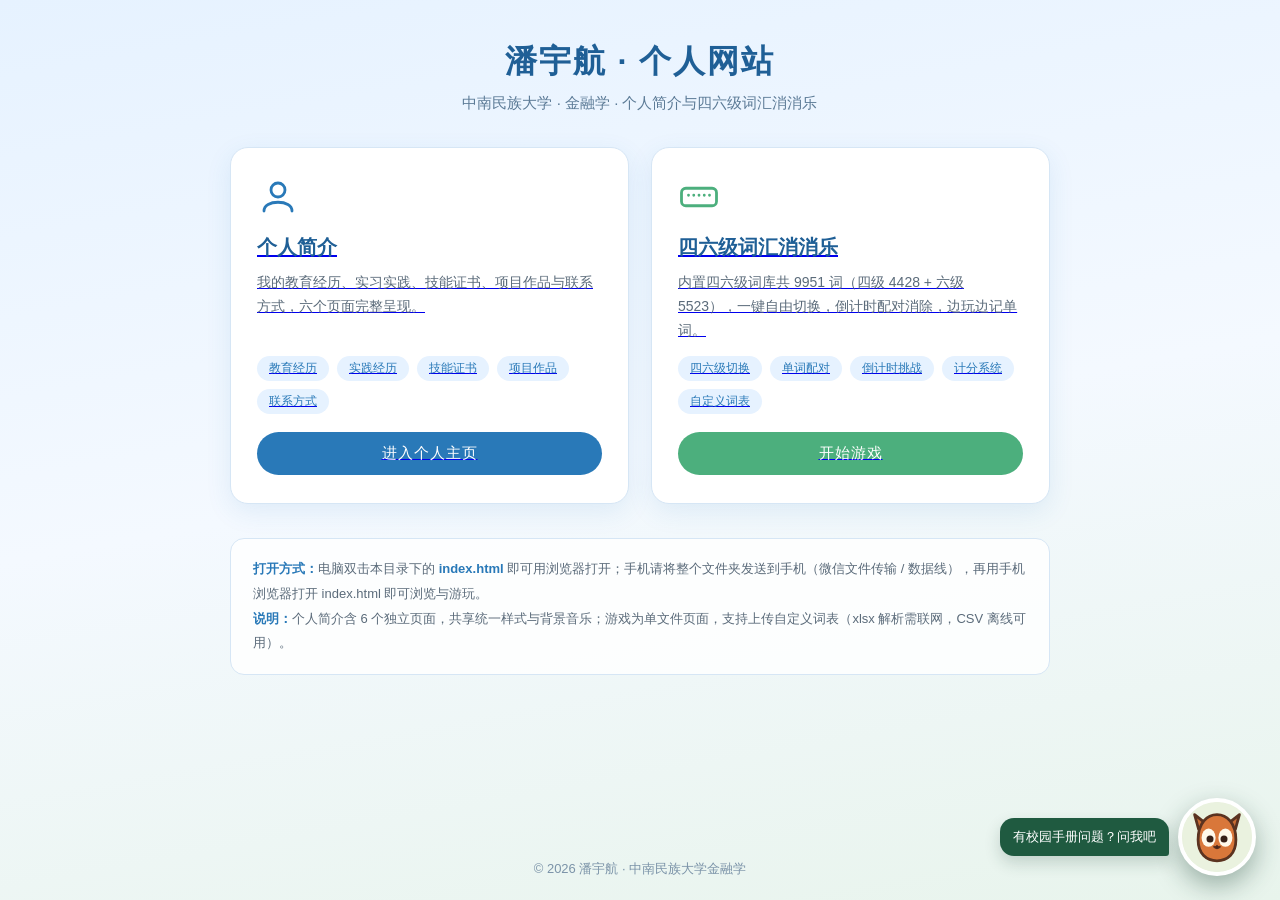
<file: index.html>
<!DOCTYPE html>
<html lang="zh-CN">
<head>
<meta charset="UTF-8">
<meta name="viewport" content="width=device-width, initial-scale=1.0">
<title>潘宇航 · 个人网站</title>
<style>
* { margin: 0; padding: 0; box-sizing: border-box; }
body {
  font-family: "HarmonyOS Sans SC", "PingFang SC", "Microsoft YaHei", "Segoe UI", Arial, sans-serif;
  background: linear-gradient(170deg, #e6f2ff 0%, #f4f9ff 50%, #e8f4ec 100%);
  min-height: 100vh;
  color: #333;
  display: flex;
  flex-direction: column;
}
.wrap { max-width: 860px; margin: 0 auto; padding: 40px 20px 60px; width: 100%; flex: 1; }

header { text-align: center; margin-bottom: 34px; animation: fadeIn .8s ease both; }
header h1 { font-size: 32px; color: #1f5f96; letter-spacing: 2px; }
header .sub { margin-top: 10px; color: #5b7a96; font-size: 15px; }

@keyframes fadeIn { from { opacity: 0; transform: translateY(12px); } to { opacity: 1; transform: none; } }

.cards { display: grid; grid-template-columns: 1fr 1fr; gap: 22px; }
.card {
  background: #fff; border-radius: 18px; padding: 28px 26px;
  border: 1px solid #d6e6f5; box-shadow: 0 8px 26px rgba(41, 121, 184, 0.10);
  display: flex; flex-direction: column;
  transition: transform .2s, box-shadow .25s;
  animation: fadeIn .8s ease both;
}
.card:nth-child(2) { animation-delay: .12s; }
.card:hover { transform: translateY(-4px); box-shadow: 0 14px 34px rgba(41, 121, 184, 0.16); }
.card .icon { margin-bottom: 12px; }
.card .icon svg { width: 42px; height: 42px; stroke: #2979b8; fill: none; stroke-width: 1.6; stroke-linecap: round; stroke-linejoin: round; }
.card.green .icon svg { stroke: #4caf7d; }
.card h2 { font-size: 20px; color: #1f5f96; margin-bottom: 10px; }
.card p { font-size: 14px; color: #5b6b7a; line-height: 1.7; flex: 1; }
.card .tags { margin: 14px 0 18px; display: flex; flex-wrap: wrap; gap: 8px; }
.card .tags span {
  font-size: 12px; color: #2979b8; background: #e6f2ff;
  border-radius: 999px; padding: 4px 12px;
}
.btn {
  display: inline-block; text-align: center; text-decoration: none;
  background: #2979b8; color: #fff; border-radius: 999px;
  padding: 12px 18px; font-size: 15px; letter-spacing: 1px;
  transition: background .2s, transform .15s;
}
.btn:hover { background: #1f659b; }
.btn:active { transform: scale(.97); }
.btn.green { background: #4caf7d; }
.btn.green:hover { background: #3d9a6b; }

.tips {
  margin-top: 34px; background: rgba(255, 255, 255, 0.85);
  border: 1px solid #d6e6f5; border-radius: 14px; padding: 18px 22px;
  font-size: 13px; color: #5b6b7a; line-height: 1.9;
  animation: fadeIn .8s ease both; animation-delay: .24s;
}
.tips b { color: #2979b8; }
footer { text-align: center; padding: 22px; font-size: 13px; color: #7b93a8; }

@media (max-width: 640px) {
  .cards { grid-template-columns: 1fr; }
  .wrap { padding: 26px 16px 40px; }
  header h1 { font-size: 26px; }
}
</style>
</head>
<body>
<div class="wrap">
  <header>
    <h1>潘宇航 · 个人网站</h1>
    <p class="sub">中南民族大学 · 金融学 · 个人简介与四六级词汇消消乐</p>
  </header>

  <div class="cards">
    <a class="card" href="profile/index.html">
      <div class="icon"><svg viewBox="0 0 24 24" aria-hidden="true"><circle cx="12" cy="8" r="4"/><path d="M4 20c0-3.3 3.6-5 8-5s8 1.7 8 5"/></svg></div>
      <h2>个人简介</h2>
      <p>我的教育经历、实习实践、技能证书、项目作品与联系方式，六个页面完整呈现。</p>
      <div class="tags">
        <span>教育经历</span><span>实践经历</span><span>技能证书</span><span>项目作品</span><span>联系方式</span>
      </div>
      <span class="btn">进入个人主页</span>
    </a>

    <a class="card green" href="game/word-game.html">
      <div class="icon"><svg viewBox="0 0 24 24" aria-hidden="true"><rect x="2" y="7" width="20" height="10" rx="2.5"/><path d="M6 11h.01M9 11h.01M12 11h.01M15 11h.01M18 11h.01"/></svg></div>
      <h2>四六级词汇消消乐</h2>
      <p>内置四六级词库共 9951 词（四级 4428 + 六级 5523），一键自由切换，倒计时配对消除，边玩边记单词。</p>
      <div class="tags">
        <span>四六级切换</span><span>单词配对</span><span>倒计时挑战</span><span>计分系统</span><span>自定义词表</span>
      </div>
      <span class="btn green">开始游戏</span>
    </a>
  </div>

  <div class="tips">
    <b>打开方式：</b>电脑双击本目录下的 <b>index.html</b> 即可用浏览器打开；手机请将整个文件夹发送到手机（微信文件传输 / 数据线），再用手机浏览器打开 index.html 即可浏览与游玩。<br>
    <b>说明：</b>个人简介含 6 个独立页面，共享统一样式与背景音乐；游戏为单文件页面，支持上传自定义词表（xlsx 解析需联网，CSV 离线可用）。
  </div>
</div>

<footer>© 2026 潘宇航 · 中南民族大学金融学</footer>
  <script src="handbook-widget.js"></script>
</body>
</html>
</file>
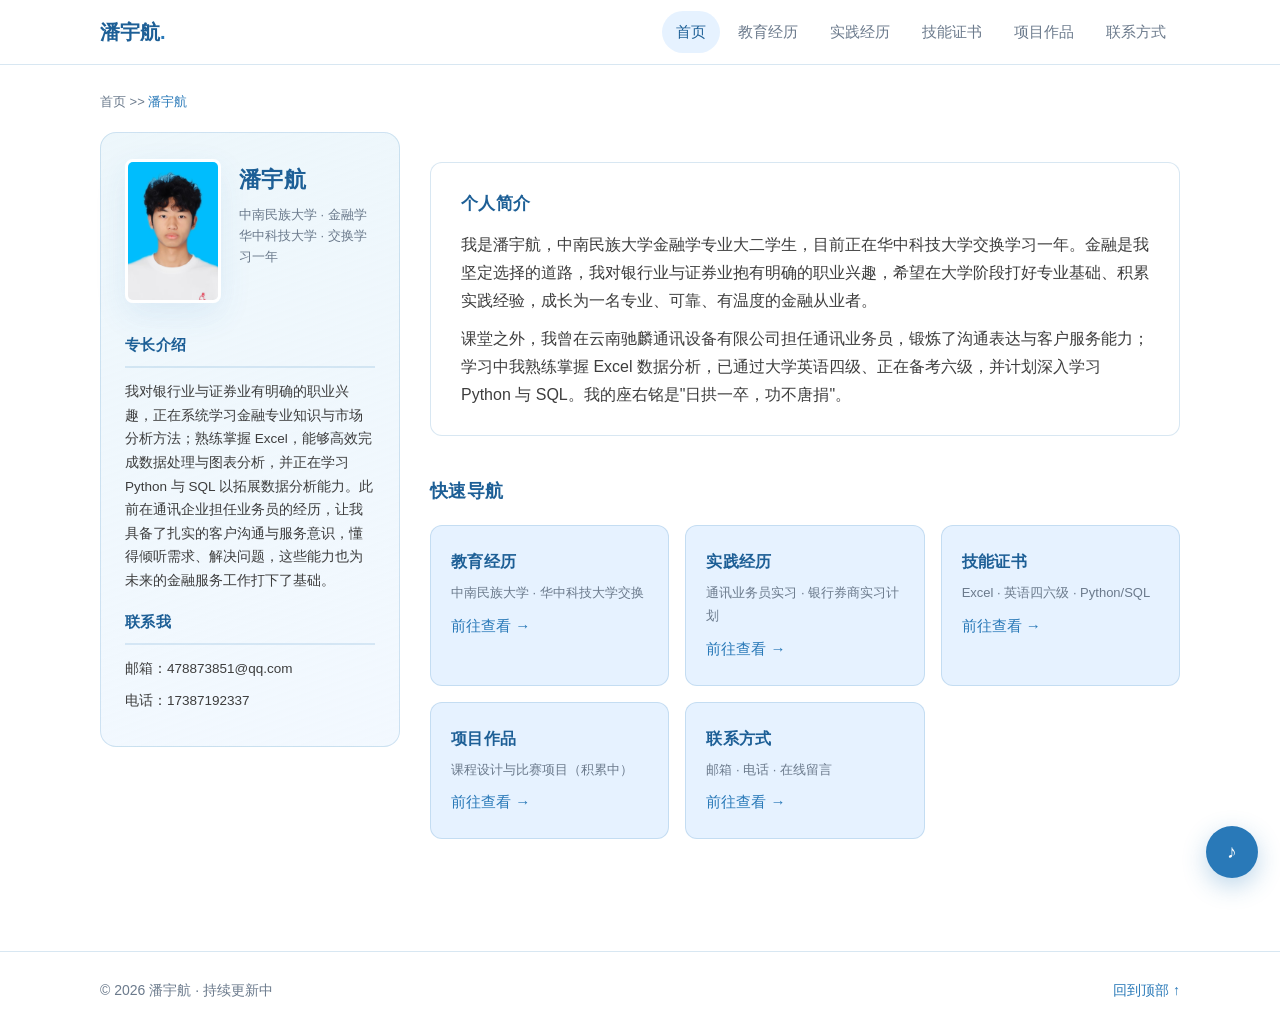
<file: profile/index.html>
<!DOCTYPE html>
<html lang="zh-CN">
<head>
<meta charset="UTF-8">
<meta name="viewport" content="width=device-width, initial-scale=1.0">
<title>潘宇航 · 个人主页</title>
<meta name="description" content="潘宇航的个人主页 —— 金融学专业学生的个人简介与数字家园">
<link rel="stylesheet" href="style.css">
<noscript><style>.reveal{opacity:1;transform:none}</style></noscript>
</head>
<body>

<header class="site-header">
  <nav class="nav container" aria-label="主导航">
    <a class="nav-logo" href="index.html">潘宇航<span class="logo-dot">.</span></a>
    <button class="nav-toggle" id="navToggle" aria-label="打开菜单" aria-expanded="false">
      <span class="bar"></span><span class="bar"></span><span class="bar"></span>
    </button>
    <ul class="nav-list" id="navList">
      <li><a class="nav-link active" href="index.html">首页</a></li>
      <li><a class="nav-link" href="education.html">教育经历</a></li>
      <li><a class="nav-link" href="experience.html">实践经历</a></li>
      <li><a class="nav-link" href="skills.html">技能证书</a></li>
      <li><a class="nav-link" href="projects.html">项目作品</a></li>
      <li><a class="nav-link" href="contact.html">联系方式</a></li>
    </ul>
  </nav>
</header>

<main>
  <div class="container">

    <p class="breadcrumb">首页 &gt;&gt; <b>潘宇航</b></p>

    <div class="doctor-layout">

      <!-- 左侧个人档案栏 -->
      <aside class="profile-card reveal">
        <div class="pc-top">
          <div class="pc-photo"><img src="photo.jpg" alt="潘宇航一寸证件照"></div>
          <div class="pc-head">
            <h2 class="pc-name">潘宇航</h2>
            <p class="pc-school">中南民族大学 · 金融学</p>
            <p class="pc-swap">华中科技大学 · 交换学习一年</p>
          </div>
        </div>

        <div class="pc-specialty">
          <h3>专长介绍</h3>
          <p>我对银行业与证券业有明确的职业兴趣，正在系统学习金融专业知识与市场分析方法；熟练掌握 Excel，能够高效完成数据处理与图表分析，并正在学习 Python 与 SQL 以拓展数据分析能力。此前在通讯企业担任业务员的经历，让我具备了扎实的客户沟通与服务意识，懂得倾听需求、解决问题，这些能力也为未来的金融服务工作打下了基础。</p>
        </div>

        <div class="pc-contact">
          <h3>联系我</h3>
          <p>邮箱：478873851@qq.com</p>
          <p>电话：17387192337</p>
        </div>
      </aside>

      <!-- 右侧内容区 -->
      <section class="content-main">

        <div class="intro-card reveal">
          <h2>个人简介</h2>
          <div class="section-line"></div>
          <p>我是潘宇航，中南民族大学金融学专业大二学生，目前正在华中科技大学交换学习一年。金融是我坚定选择的道路，我对银行业与证券业抱有明确的职业兴趣，希望在大学阶段打好专业基础、积累实践经验，成长为一名专业、可靠、有温度的金融从业者。</p>
          <p style="margin-top:10px;">课堂之外，我曾在云南驰麟通讯设备有限公司担任通讯业务员，锻炼了沟通表达与客户服务能力；学习中我熟练掌握 Excel 数据分析，已通过大学英语四级、正在备考六级，并计划深入学习 Python 与 SQL。我的座右铭是"日拱一卒，功不唐捐"。</p>
        </div>

        <section class="quick-nav">
          <h2>快速导航</h2>
          <div class="quick-grid">
            <a class="quick-card reveal" href="education.html">
              <h3>教育经历</h3>
              <p>中南民族大学 · 华中科技大学交换</p>
              <span class="arrow">前往查看 →</span>
            </a>
            <a class="quick-card reveal" href="experience.html">
              <h3>实践经历</h3>
              <p>通讯业务员实习 · 银行券商实习计划</p>
              <span class="arrow">前往查看 →</span>
            </a>
            <a class="quick-card reveal" href="skills.html">
              <h3>技能证书</h3>
              <p>Excel · 英语四六级 · Python/SQL</p>
              <span class="arrow">前往查看 →</span>
            </a>
            <a class="quick-card reveal" href="projects.html">
              <h3>项目作品</h3>
              <p>课程设计与比赛项目（积累中）</p>
              <span class="arrow">前往查看 →</span>
            </a>
            <a class="quick-card reveal" href="contact.html">
              <h3>联系方式</h3>
              <p>邮箱 · 电话 · 在线留言</p>
              <span class="arrow">前往查看 →</span>
            </a>
          </div>
        </section>

      </section>
    </div>

  </div>
</main>

<footer class="site-footer">
  <div class="container">
    <p>© 2026 潘宇航 · 持续更新中</p>
    <a class="footer-top" href="#">回到顶部 ↑</a>
  </div>
</footer>

<audio id="bgm" src="music.wav" loop preload="none"></audio>
<button class="music-btn" id="musicBtn" aria-label="播放背景音乐">♪</button>

<script src="script.js"></script>
</body>
</html>
</file>
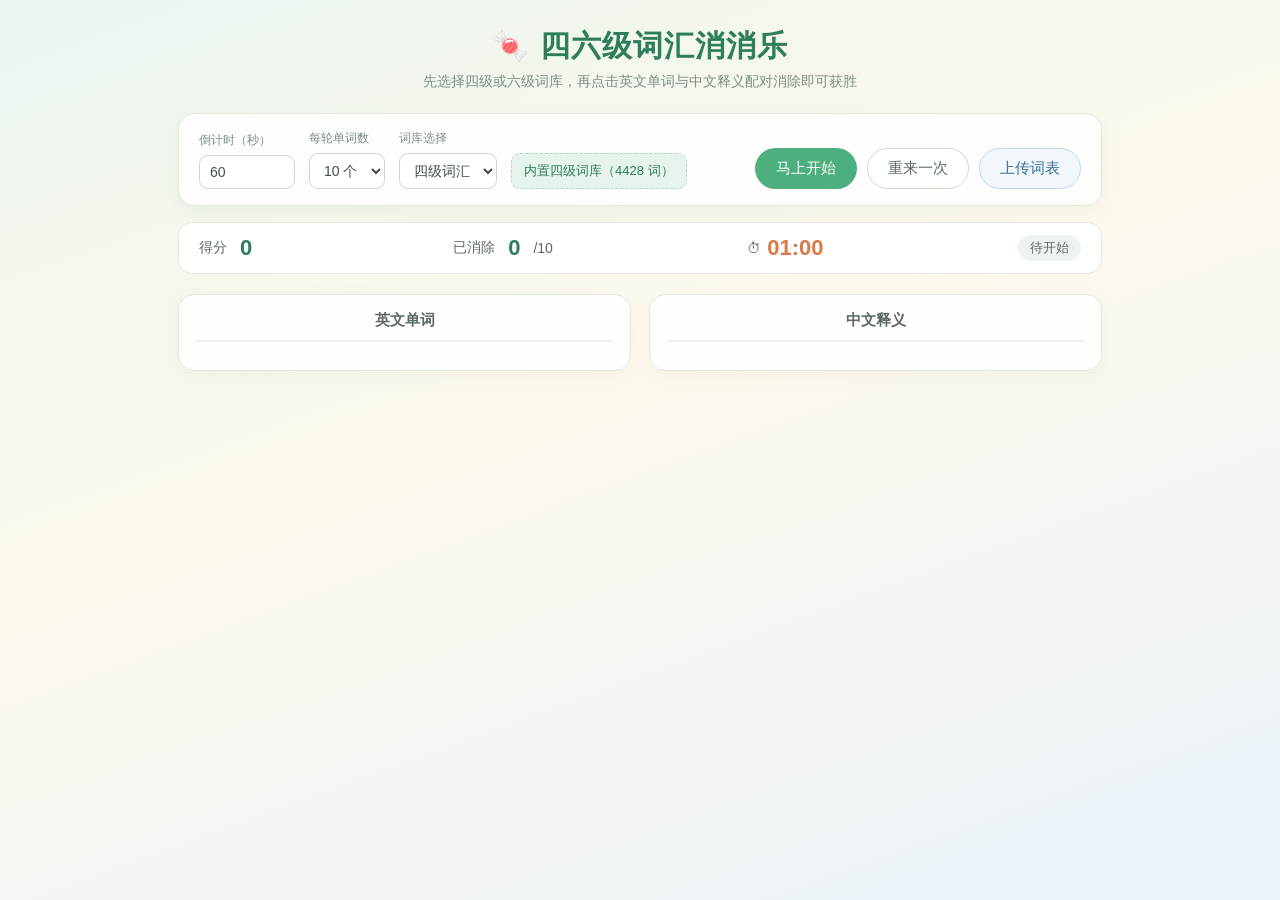
<file: game/word-game.html>
<!DOCTYPE html>
<html lang="zh-CN">
<head>
<meta charset="UTF-8">
<meta name="viewport" content="width=device-width, initial-scale=1.0">
<title>四六级词汇消消乐</title>
<meta name="description" content="内置大学英语四六级词汇的单词消消乐配对游戏，四级/六级词库自由切换">
<style>
* { margin: 0; padding: 0; box-sizing: border-box; }
body {
  font-family: "HarmonyOS Sans SC", "PingFang SC", "Microsoft YaHei", "Segoe UI", Arial, sans-serif;
  background: linear-gradient(160deg, #eaf6ef 0%, #fdf8ec 45%, #e8f2fb 100%);
  min-height: 100vh;
  color: #41504a;
}
.page { max-width: 960px; margin: 0 auto; padding: 26px 18px 60px; }

.game-header { text-align: center; margin-bottom: 22px; }
.game-header h1 { font-size: 30px; color: #2e7d5b; letter-spacing: 1px; }
.game-header .sub { color: #7d8f86; margin-top: 6px; font-size: 14px; }

.controls {
  display: flex; flex-wrap: wrap; align-items: flex-end; gap: 14px;
  background: rgba(255, 255, 255, 0.82);
  border: 1px solid #e3e8dd; border-radius: 16px;
  padding: 16px 20px; margin-bottom: 16px;
  box-shadow: 0 6px 20px rgba(120, 150, 130, 0.08);
}
.ctrl-group { display: flex; flex-direction: column; gap: 6px; }
.ctrl-group label { font-size: 12px; color: #7d8f86; }
.ctrl-group input, .ctrl-group select {
  padding: 8px 10px; border: 1px solid #cdd8cf; border-radius: 9px;
  font-size: 14px; background: #fff; color: #41504a; outline: none;
}
.ctrl-group input:focus, .ctrl-group select:focus { border-color: #6fbf9a; }
#timeInput { width: 96px; }
.lib-label { font-size: 13px; color: #2e7d5b; background: #e6f4ec; border: 1px dashed #a9d8bf; border-radius: 9px; padding: 8px 12px; }
.ctrl-btns { display: flex; gap: 10px; margin-left: auto; flex-wrap: wrap; }

.btn {
  display: inline-block; padding: 10px 20px; border-radius: 999px;
  font-size: 15px; cursor: pointer; border: 1px solid transparent;
  transition: transform .15s, box-shadow .2s, background .2s;
  font-family: inherit;
}
.btn:active { transform: scale(.97); }
.btn-primary { background: #4caf7d; color: #fff; }
.btn-primary:hover { background: #3d9a6b; box-shadow: 0 6px 16px rgba(76, 175, 125, .35); }
.btn-ghost { background: #fff; color: #5b6b62; border-color: #cdd8cf; }
.btn-ghost:hover { background: #f2f6f2; }
.btn-upload { background: #f2f7fb; color: #3a6d9c; border-color: #bcd6ea; position: relative; overflow: hidden; }
.btn-upload:hover { background: #e3eef8; }

.status {
  display: flex; flex-wrap: wrap; gap: 12px; justify-content: space-between;
  background: #fff; border: 1px solid #e3e8dd; border-radius: 14px;
  padding: 12px 20px; margin-bottom: 20px; font-size: 14px;
}
.stat { display: flex; align-items: center; gap: 6px; color: #5b6b62; }
.stat-num { font-size: 22px; font-weight: 700; color: #2e7d5b; min-width: 26px; text-align: center; }
.time-stat .stat-num { color: #d97b4a; }
#stateText { padding: 4px 12px; border-radius: 999px; background: #eef3f0; color: #5b6b62; font-size: 13px; }

.board { display: grid; grid-template-columns: 1fr 1fr; gap: 18px; }
.col {
  background: rgba(255, 255, 255, 0.85);
  border-radius: 16px; padding: 16px; border: 1px solid #e3e8dd;
  box-shadow: 0 6px 20px rgba(120, 150, 130, 0.06);
}
.col-title { font-size: 15px; text-align: center; padding-bottom: 10px; margin-bottom: 12px; border-bottom: 2px solid #eef3f0; color: #5b6b62; }
.cards { display: flex; flex-direction: column; gap: 10px; }

.card {
  border-radius: 12px; padding: 12px 14px; cursor: pointer;
  font-size: 15px; line-height: 1.45; position: relative;
  border: 2px solid transparent;
  transition: transform .15s, background .2s, border-color .2s, box-shadow .2s, opacity .4s;
  user-select: none;
}
.card:hover { transform: translateY(-2px); }
.card-en { background: #e8f1fb; border-color: #b7d2ec; color: #2c5f8a; font-weight: 600; }
.card-en .card-word { padding-right: 30px; }
.card-zh { background: #fdf3e0; border-color: #eed8a8; color: #7a5c22; }
.card.sound-btn { position: absolute; right: 8px; top: 50%; transform: translateY(-50%); }
.card.selected { border-color: #4caf7d; box-shadow: 0 0 0 3px rgba(76, 175, 125, .18); }
.card.matched { background: #d5f0d5; border-color: #7cc77c; color: #2e7d32; pointer-events: none; opacity: .9; transform: scale(.96); }
.card.wrong { background: #f9dada; border-color: #e08a8a; color: #b03a3a; }

.sound {
  position: absolute; right: 8px; top: 50%; transform: translateY(-50%);
  background: none; border: 0; cursor: pointer; font-size: 15px; opacity: .75;
}
.sound:hover { opacity: 1; }

.overlay {
  position: fixed; inset: 0; background: rgba(60, 75, 68, 0.35);
  display: flex; align-items: center; justify-content: center; z-index: 50;
  backdrop-filter: blur(3px);
}
.overlay[hidden] { display: none; }
.result-card {
  background: #fff; border-radius: 20px; padding: 34px 46px; text-align: center;
  box-shadow: 0 18px 50px rgba(60, 90, 75, 0.25);
}
.result-card h2 { font-size: 26px; margin-bottom: 10px; color: #2e7d5b; }
.result-card p { font-size: 16px; color: #5b6b62; margin-bottom: 22px; }

@media (max-width: 720px) {
  .board { grid-template-columns: 1fr; }
  .ctrl-btns { margin-left: 0; }
}
</style>
</head>
<body>
<div class="page">

  <header class="game-header">
    <h1>🍬 四六级词汇消消乐</h1>
    <p class="sub">先选择四级或六级词库，再点击英文单词与中文释义配对消除即可获胜</p>
  </header>

  <section class="controls">
    <div class="ctrl-group">
      <label for="timeInput">倒计时（秒）</label>
      <input type="number" id="timeInput" value="60" min="10" max="600" step="10">
    </div>
    <div class="ctrl-group">
      <label for="countSelect">每轮单词数</label>
      <select id="countSelect">
        <option value="6">6 个</option>
        <option value="10" selected>10 个</option>
        <option value="15">15 个</option>
        <option value="20">20 个</option>
      </select>
    </div>
    <div class="ctrl-group">
      <label for="libSelect">词库选择</label>
      <select id="libSelect">
        <option value="cet4">四级词汇</option>
        <option value="cet6">六级词汇</option>
      </select>
    </div>
    <div class="lib-label" id="libLabel">内置四级词库（4428 词）</div>
    <div class="ctrl-btns">
      <button class="btn btn-primary" id="startBtn">马上开始</button>
      <button class="btn btn-ghost" id="restartBtn">重来一次</button>
      <label class="btn btn-upload">上传词表<input type="file" id="fileInput" accept=".csv,.xlsx,.xls,.txt" hidden></label>
    </div>
  </section>

  <section class="status">
    <div class="stat">得分 <span class="stat-num" id="scoreNum">0</span></div>
    <div class="stat">已消除 <span class="stat-num" id="progressNum">0</span><span>/<span id="totalNum">10</span></span></div>
    <div class="stat time-stat">⏱ <span class="stat-num" id="timeNum">01:00</span></div>
    <div class="stat" id="stateText">待开始</div>
  </section>

  <section class="board" id="board">
    <div class="col col-en">
      <h2 class="col-title">英文单词</h2>
      <div class="cards" id="enCards"></div>
    </div>
    <div class="col col-zh">
      <h2 class="col-title">中文释义</h2>
      <div class="cards" id="zhCards"></div>
    </div>
  </section>

  <div class="overlay" id="overlay" hidden>
    <div class="result-card">
      <h2 id="resultTitle"></h2>
      <p id="resultScore"></p>
      <button class="btn btn-primary" id="againBtn">再玩一次</button>
    </div>
  </div>

</div>

<script>
/* 内置四级词库数据（由脚本注入） */
const WORDS_DATA = [["abandon","v. 遗弃；离开；放弃"],["ability","n. 能力，能耐；才能"],["able","adj. 能；[经管] 有能力的；能干的"],["abnormal","adj. 反常的，不规则的；变态的"],["aboard","adv. 在（飞机、火车、船）上；骑在（马）上；（喻）新入伙"],["about","adv.附近,大约,转向,左右,周围；prep.在附近,关于,在...周围,忙于"],["above","adj.上面的,上述的,上文的；adv.在上面；prep.在...上方,过于,超出"],["abroad","adv. 在国外；到海外adj. 往国外的n. 海外；异国"],["absence","n. 没有；缺乏；缺席"],["absent","adj. 缺席的；缺少的；心不在焉的"],["absolute","adj. 绝对的；完全的；专制的n. 绝对"],["absolutely","adv. 绝对地；完全地"],["absorb","vt. 吸收；吸引；承受"],["abstract","adj. 纯理论的；抽象的；抽象派的n. 摘要"],["abundant","adj. 丰富的；充裕的；盛产的"],["abuse","n. 滥用；虐待；辱骂"],["academic","adj. 学术的；理论的；学院的n. 大学生，大学教师"],["academy","n. 学院；研究院；学会"],["accelerate","vt. 使……加快；使……增速vi. 加速；促进"],["acceleration","n. 加速，促进；[物] 加速度；跳级"],["accent","n. 口音；重音；强调"],["accept","vt. 接受；承认；承担"],["acceptable","adj. 可接受的；合意的；可忍受的"],["acceptance","n. 接纳；赞同；容忍"],["access","n.通路,访问,入门vt.存取,接近"],["accessory","n. 配件；附件；[法] 从犯adj. 副的"],["accident","n. 事故；意外；[法] 意外事件"],["accidental","adj. 意外的；偶然的；附属的"],["accommodate","vt. 容纳；使适应；供应"],["accommodation","n. 住处，膳宿；调节；和解"],["accompany","vt. 陪伴，伴随；伴奏vi. 伴奏，伴唱"],["accomplish","vt. 完成；实现；达到"],["accord","n. 符合；一致；协议"],["accordance","n. 按照，依据；一致，和谐"],["accordingly","adv. 因此，于是；相应地；照着"],["account","n. 账户；解释；账目，账单"],["accumulate","vi. 累积；积聚vt. 积攒"],["accuracy","n. [数] 精确度，准确性"],["accurate","adj. 精确的"],["accuse","vt. 控告，指控；谴责；归咎于vi. 指责"],["accustom","v. 使习惯于，使适应"],["accustomed","adj. 习惯的；通常的；独有的v. 使习惯于（accustom的过去分词）"],["ache","n.疼痛vi.觉得疼痛,渴望"],["achieve","vt. 取得；获得；实现"],["achievement","n. 成就；完成；达到"],["acid","n. 酸；俚迷幻药adj. 酸的；讽刺的"],["acquaintance","n. 熟人；相识；了解"],["acquire","vt. 获得；取得；学到"],["acre","n. 土地，地产；英亩"],["across","adv.横过,交叉地,在对面 prep.越过,交叉,在...的那边,在...对面那边"],["act","n.幕,法案,法令,动作,举动,节目,(戏剧的)幕vi.行动,产生...的效果,担当,表演,假装,表现,见效vt.扮演,装作"],["action","n. 行动；活动；功能"],["active","adj. 积极的；活跃的；主动的"],["activity","n. 活动；行动；活跃"],["actor","n. 男演员；行动者；作用物"],["actress","n. 女演员"],["actual","adj. 真实的，实际的；现行的，目前的"],["actually","adv. 实际上；事实上"],["acute","adj. 严重的，[医] 急性的；敏锐的；激烈的"],["ad","abbr. 优势 (advantage)n. 广告；促销活动；预告片（advertisement，非正式）"],["adapt","vt. 使适应；改编vi. 适应"],["add","vi. 加；增加；加起来"],["addition","n. 添加；[数] 加法；增加物"],["additional","adj. 附加的，额外的"],["address","n.地址,致辞,演讲,说话的技巧vt.向...致辞,演说,写姓名地址,从事,忙于"],["adequate","adj. 充足的；适当的；胜任的"],["adjective","adj. 形容词的；从属的n. 形容词"],["adjust","vt. 调整，使…适合；校准vi. 调整，校准；适应"],["administration","n. 管理；行政；实施"],["admire","vt. 钦佩；赞美vi. 钦佩；称赞"],["admission","n. 承认；入场费；进入许可"],["admit","vt. 承认；准许进入；可容纳vi. 承认"],["adopt","vt. 采取；接受；收养"],["adult","adj. 成年的；成熟的n. 成年人"],["advance","n. 发展；前进；增长"],["advanced","adj. 先进的；高级的；晚期的"],["advantage","n. 优势；利益；有利条件vi. 获利vt. 有利于"],["adventure","n. 冒险；冒险精神；投机活动vt. 冒险"],["adverb","n. 副词adj. 副词的"],["advertisement","n. 广告，宣传"],["advice","n. 建议；忠告；劝告"],["advisable","adj. 明智的，可取的，适当的"],["advise","vt. 建议；劝告，忠告；通知"],["aero","adj.航空的,飞行的,飞机的"],["aeroplane","n. 飞机（等于airplane）"],["affair","n. 事情；事务；私事"],["affect","vt. 影响；感染；感动"],["affection","n. 喜爱，感情；影响；感染"],["afford","vt. 买得起；给予，提供n. (Afford) （英、美）阿福德（人名）"],["afraid","adj. 害怕的；恐怕；担心的"],["Africa","n. 非洲"],["African","adj. （与）非洲（有关）的；非洲人的n. 非洲人（尤指黑人）；非洲黑人后裔"],["after","prep. 在……之后；在……身后；反复"],["afternoon","n. 午后，下午"],["afterward","adv. 以后，后来"],["again","adv. 又，此外；再一次；再说"],["against","prep.相反,反对,逆着,靠着,倚着"],["age","n. 年龄；时代；寿命，使用年限"],["agency","n. 代理，中介；代理处，经销处；作用"],["agent","n. 代理人，代理商；药剂；特工"],["aggressive","adj. 侵略性的；好斗的；有进取心的"],["ago","adv. 以前adj. 以前的n. (Ago) （美）阿戈（人名）"],["agony","n. 苦恼；极大的痛苦；临死的挣扎"],["agree","vt. 同意，赞成；承认；约定，商定vi. 同意，意见一致"],["agreement","n. 协议；同意，一致"],["agriculture","n. 农业；农耕；农业生产"],["ahead","adv. 朝前地，在前面；提前地；领先"],["AI","abbr. 人工智能（artificial intelligence）"],["aid","n. 援助；帮助；助手"],["aim","v. 目的在于；引导；把……对准"],["air","n. 空气，大气；天空；样子"],["aircraft","n. 飞机，航空器"],["airline","n. 航空公司；航线adj. 航线的"],["airplane","n. 飞机"],["airport","n. 机场；航空站"],["alarm","n. 闹钟；警报，警告器；惊慌vt. 警告"],["alcohol","n. 酒精，乙醇"],["alike","adj. 相似的；相像的adv. 十分相像地，很相似地；两者都，同样地"],["alive","adj. 活着的；活泼的；有生气的"],["all","adj.全部的,所有的,整个的adv.完全,更加,越发 pron.全部"],["allow","vt. 允许；给予；认可vi. 容许"],["alloy","n. 合金v. 把……铸成合金；使……减低成色n. (Alloy) （美、法、英、巴、加）阿洛伊（人名）"],["almost","adv. 差不多，几乎"],["alone","adj. 独自的；单独的；单干的"],["along","prep. 沿着；顺着；（事件）进展adv. 一起"],["aloud","adv. 大声地；出声地"],["alphabet","n. 字母表，字母系统；入门，初步n. Google创建的名为Alphabet的公司，改变Google原有公司架构，旨在使其当下主要业务和长期投资项目间的区别更加清晰"],["already","adv. 已经，早已；先前"],["also","adv. 也；而且；同样conj. 并且"],["alter","vt. 改变，更改vi. 改变；修改n. （Alter）（美、德）阿尔特（人名）"],["alternative","adj. 供选择的；选择性的；交替的n. 二中择一"],["although","conj. 尽管，虽然；但是，然而"],["altitude","n. 高地；高度；[数] 顶垂线"],["altogether","adv. 完全地；总共；总而言之n. 整个"],["aluminium","n. 铝adj. 铝的"],["always","adv. 永远，一直；总是；常常"],["amaze","vt. 使吃惊"],["ambition","n. 野心，雄心；抱负，志向vt. 追求；有…野心"],["ambulance","n. [车辆][医] 救护车；战时流动医院"],["America","n. 美洲（包括北美和南美洲）；美国"],["American","n. 美国人，美洲人；美国英语adj. 美国的，美洲的；地道美国式的"],["among","prep. 在……中间，周围是；在……之中，……之一；与……在一起"],["amongst","prep. 在……当中（等于 among）"],["amount","n. 数量，数额；总数；（感情、特质的）程度v. 总计，合计"],["ampere","n. 安培（计算电流强度的标准单位）"],["amplify","vt. 放大，扩大；增强；详述vi. 详述"],["amuse","vt. 娱乐；消遣；使发笑"],["analyse","vt. 分析；分解；细察"],["analysis","n. 分析；分解；验定"],["ancestor","n. 始祖，祖先；被继承人"],["anchor","n. 锚；抛锚停泊；靠山"],["ancient","adj. 古代的；古老的，过时的；年老的n. 古代人"],["and","conj. 和，与；就；而且"],["angel","n.天使,完善可爱的人"],["anger","n. 怒，愤怒；忿怒vt. 使发怒，激怒；恼火vi. 发怒"],["angle","n. 角，角度；视角；立场"],["Angle","n. 盎格鲁人"],["angry","adj. 生气的；愤怒的；狂暴的"],["animal","n. 动物adj. 动物的"],["ankle","n. 踝关节，踝"],["announce","vt. 宣布；述说；预示"],["announcer","n. [广播] 广播员；宣告者"],["annoy","vt. 骚扰；惹恼；打搅vi. 惹恼"],["annual","adj. 年度的；每年的n. 年刊，年鉴；一年生植物"],["another","det. 又一，另一；另外的，不同的；类似pron. 又一，另一"],["answer","n.答案,回答,答辩,抗辩v.回答说,答复说,符合,反响,响应"],["ant","n. 蚂蚁"],["anticipate","v. 预料，预期；预见，预计（并做准备）；期盼，期望"],["anxiety","n. 焦虑；渴望；挂念"],["anxious","adj. 焦虑的；担忧的；渴望的"],["any","adj.任何的,任何一种,所有的 pron.无论那一个,任何"],["anybody","pron. 任何人；有人，别人；随便哪一个人n. 重要人物"],["anyhow","adv. 总之；无论如何；不管怎样"],["anyone","pron. 任何人；某个人；任何……的人"],["anything","pron. 任何东西，任何事物；随便哪个东西；重要东西"],["anyway","adv. 无论如何，不管怎样；总之"],["anywhere","adv. 在任何地方；无论何处n. 任何地方"],["apart","adv. 相距；与众不同地；分离着adj. 分离的"],["apartment","n. 公寓；房间"],["apologize","vi. 道歉，谢罪；辩解，辩护"],["apology","n. 道歉；谢罪；辩护"],["apparatus","n. 装置，设备；仪器；器官"],["apparent","adj. 显然的；表面上的"],["appeal","n.请求,呼吁,上诉,吸引力,要求；vi.求助,诉请,要求；vt.控诉"],["appear","v. 出现；显得；似乎vi. 出庭"],["appearance","n. 外貌，外观；出现，露面"],["appetite","n. 食欲；嗜好"],["apple","n. 苹果"],["appliance","n. 器具；器械；装置"],["applicable","adj. 可适用的；可应用的；合适的"],["application","n. 应用；申请；应用程序"],["apply","vt. 申请；涂，敷；应用vi. 申请"],["appoint","vt. 任命；指定；约定vi. 任命"],["appointment","n. 任命；约定；任命的职位"],["appreciate","vt. 欣赏；感激；领会"],["approach","n.接近,逼近,走进,方法,步骤,途径,通路vt.接近,动手处理vi.靠近"],["appropriate","adj. 适当的；恰当的；合适的vt. 占用，拨出"],["approval","n. 批准；认可；赞成"],["approve","vt. 批准；赞成；为…提供证据vi. 批准"],["approximate","adj. 近似的，大概的v. 接近，近似；粗略估计"],["approximately","adv. 大约，近似地；近于"],["April","n. 四月"],["Arabian","adj. 阿拉伯（人）的，（与）阿拉伯（有关）的n. （史）阿拉伯人（或居民）"],["arbitrary","adj. [数] 任意的；武断的；专制的"],["architecture","n. 建筑学；建筑风格；建筑式样"],["area","n. 区域，地区；面积；范围n. （Area）（西）阿雷亚（人名）"],["argue","vi. 争论，辩论；提出理由vt. 辩论，争论；证明"],["argument","n. 论证；论据；争吵"],["arise","vi. 出现；上升；起立n. (Arise) （美、印、德、英）阿里塞（人名）"],["arithmetic","n. 算术，算法；数字"],["arm","n. 手臂；武器；袖子"],["army","n. 陆军，军队"],["around","adv.周围,四周,到处,大约,左右 prep.在...周围,四处"],["arouse","vt. 引起；唤醒；鼓励vi. 激发"],["arrange","vt. 安排；排列；整理vi. 安排"],["arrangement","n. 布置；整理；准备"],["arrest","v. 逮捕；（司法机关）扣留（船只）；阻止"],["arrival","n. 到来；到达；到达者"],["arrive","vi. 到达；成功；达成"],["arrow","n. 箭，箭头；箭状物；箭头记号vt. 以箭头指示"],["art","n.艺术,艺术品,技术,巧妙,美术"],["article","n. 文章；物品；条款"],["artificial","adj. 人造的；仿造的；虚伪的"],["artist","n. 艺术家；美术家（尤指画家）；大师"],["artistic","adj. 艺术的；风雅的；有美感的"],["as","adv.同样地,被看作,象 prep.当做 conj.与...一样,当...之时,象,因为 [域] American Samoa,东萨摩亚 [军] Air to Surface,空对地 (As)symb [化]砷 (arsenic)"],["ash","n.灰,灰烬,[植]岑树"],["ashamed","adj. 羞愧的，羞耻的；惭愧的，内疚的；尴尬的"],["Asia","n. 亚洲"],["Asian","n. 亚洲人adj. 亚洲的；亚洲人的"],["aside","adv. 离开，撇开；在旁边n. 旁白；私语，悄悄话"],["ask","vt. 问，询问；要求；需要"],["asleep","adj. 睡着的；麻木的；长眠的"],["aspect","n. 方面；方向；形势"],["assemble","vt. 集合，聚集；装配；收集vi. 集合，聚集"],["assembly","n. 装配；集会，集合n. 汇编，编译"],["assess","vt. 评定；估价；对…征税"],["assign","vt. 分配；指派；[计][数] 赋值vi. 将财产过户（尤指过户给债权人）"],["assignment","n. 分配；任务；作业"],["assist","v.援助,帮助"],["assistant","n. 助手，助理，助教adj. 辅助的，助理的；有帮助的"],["associate","vt.使发生联系,使联合vi.交往,结交n.合作人,同事adj.副的"],["association","n. 协会，联盟，社团；联合；联想"],["assume","vi. 设想；承担；采取vt. 假定"],["assure","vt. 保证；担保；使确信"],["astonish","v. （使）惊讶；（使）害怕"],["astronaut","n. 宇航员，航天员；太空旅行者"],["at","prep.在,于,向,对准,在...方面；Austria,奥地利"],["athlete","n. 运动员，体育家；身强力壮的人"],["Atlantic","n. 大西洋adj. 大西洋的"],["atmosphere","n. 气氛；大气；空气"],["atmospheric","adj. 大气的，大气层的"],["atom","n. 原子"],["atomic","adj. 原子的，原子能的；微粒子的"],["attach","vt. 使依附；贴上；系上"],["attack","n. 攻击；抨击；疾病发作vt. 攻击"],["attain","vt. 达到，实现；获得；到达vi. 达到"],["attempt","n. 企图，试图；攻击vt. 企图，试图；尝试"],["attend","vt. 出席；上（大学等）；照料"],["attention","n. 注意力；关心；立正！（口令）"],["attentive","adj. 注意的；体贴的；留心的"],["attitude","n. 态度；看法；意见"],["attract","vt. 吸引；引起vi. 吸引；有吸引力"],["attraction","n. 吸引，吸引力；引力；吸引人的事物"],["attractive","adj. 吸引人的；有魅力的；引人注目的"],["attribute","n. 属性；特质vt. 归属；把……归于"],["audience","n. 观众；听众；读者"],["August","n. 八月n. （美、德、英、波）奥古斯特（人名）adj. （august）威严的，令人敬畏的"],["aunt","n. 阿姨；姑妈；伯母"],["aural","adj. 听觉的；耳的；气味的"],["Australia","n. 澳大利亚，澳洲"],["Australian","adj. 澳大利亚的，澳大利亚人的；（动物地理区划）澳新区的；澳大利亚植物区系界的n. 澳大利亚人"],["author","n. 作者；作家；创始人vt. 创作出版"],["authority","n. 权威；权力；当局"],["auto","n. 汽车（等于automobile）；自动vi. 乘汽车"],["automatic","adj. 自动的；无意识的；必然的n. 自动机械"],["automation","n. 自动化；自动操作"],["automobile","n. 汽车vt. 驾驶汽车[ 过去式 automobiled 过去分词 automobiled 现在分词 automobiling ]"],["autumn","n. 秋天；成熟期；渐衰期，凋落期adj. 秋天的，秋季的"],["auxiliary","adj. 辅助的；副的；附加的"],["available","adj. 可获得的；可购得的；可找到的"],["avenue","n. 大街；林荫大道；（达到某物的）途径，手段，方法，渠道"],["average","n.平均,平均水平,平均数,海损adj.一般的,通常的,平均的vt.平均为,均分,使平衡,达到平均水平vi.买进,卖出"],["aviation","n. 航空；飞行术；飞机制造业"],["avoid","vt. 避免；避开，躲避；消除"],["await","vt. 等候，等待；期待"],["awake","adj. 醒着的v. 觉醒，意识到；使醒来，被唤起，激发起"],["award","n.奖,奖品vt.授予,判给"],["aware","adj. 意识到的；知道的；有…方面知识的"],["away","adv. 离去，离开；在远处"],["awful","adj. 可怕的；极坏的；极讨厌的"],["awfully","adv. 可怕地；十分；非常"],["awkward","adj. 尴尬的；笨拙的；棘手的"],["ax","v. 削减，删除；用斧修整；解雇"],["axis","n. 轴；轴线；轴心国"],["baby","n. 婴儿，婴孩；孩子气的人vt. 纵容，娇纵；把……当婴儿般对待adj. 婴儿的"],["back","adj.后面的,在后面,早过去的,前(欠)的钱adv.向后地n.背部,后面v.后退,支持"],["background","n. 背景；隐蔽的位置vt. 作…的背景adj. 背景的；发布背景材料的"],["backward","adv.adj.向后地(的),相反地(的),追溯,退步,由好变坏"],["bacteria","n. [微] 细菌"],["bad","adj. 坏的；严重的；劣质的n. 坏事"],["badly","adv. 非常，很；严重地，厉害地；恶劣地"],["badminton","n. 羽毛球"],["bag","n. 包；袋；猎获物"],["baggage","n. 行李；[交] 辎重（军队的）"],["bake","vt. 烤，烘焙vi. 烘面包；被烤干；受热n. 烤"],["balance","n. 平衡；余额；匀称vt. 使平衡"],["ball","n. 球；舞会vi. 成团块vt. 捏成球形"],["balloon","n.气球"],["banana","n. 香蕉；喜剧演员；大鹰钩鼻n. （Banana）（葡、津）巴纳纳（人名）"],["band","n. 带，环；[物] 波段；（演奏流行音乐的）乐队"],["bang","n. 刘海；重击；突然巨响adv. 直接地"],["bank","n. 银行；岸；浅滩"],["banner","n. 横幅图片的广告模式n. 旗帜，横幅,标语n. 人名(英、德、罗)班纳"],["bar","n. 条，棒；酒吧；障碍"],["barber","n. （为男子理发的）理发师；男子理发店v. 为（男子）理发；当理发师n. (Barber) （美）巴伯（人名）"],["bare","adj. 空的；赤裸的，无遮蔽的vt. 露出，使赤裸"],["bargain","n. 交易；便宜货；契约vt. （谈价钱后）卖vi. 讨价还价"],["bark","n. 树皮；深青棕色；毛皮"],["barn","n. 谷仓；畜棚；车库"],["barrel","n. 桶；一桶（的量）；枪管，炮管"],["barrier","n. 障碍物，屏障；界线vt. 把……关入栅栏n. （Barrier）（法）巴里耶（人名）"],["base","n.底部,基础,根据地,基地,本部,基数,(运动)出发点vt.以...作基础,基于... adj.卑鄙的,低级的"],["basic","adj. 基本的；基础的n. 基础；要素"],["basically","adv. 主要地，基本上"],["basin","n. 水池；流域；盆地"],["basis","n. 基础；底部；主要成分"],["basket","n. 篮子；（篮球比赛的）得分；一篮之量"],["basketball","n. 篮球；篮球运动"],["bat","n. 蝙蝠；球棒；球拍"],["bath","n. 沐浴；浴室；浴盆vt. 洗澡vi. 洗澡"],["bathe","vt. 沐浴；用水洗vi. 洗澡；沐浴n. 洗澡"],["bathroom","n. 浴室；厕所；盥洗室"],["battery","n. [电] 电池，蓄电池n. [法]殴打n. [军]炮台，炮位"],["battle","n. 战役；斗争vi. 斗争；作战vt. 与…作战"],["bay","n. 海湾；狗吠声vt. 向…吠叫vi. 吠叫；大声叫嚷"],["be","vt. 是；有，存在；做，成为"],["beach","n. 海滩；湖滨vt. 将…拖上岸vi. 搁浅；定居"],["beam","n. 横梁；光线；电波"],["bean","n. 豆；嘴峰；毫无价值的东西vt. 击…的头部"],["bear","n.熊v.负担,忍受,带给,具有,挤,向"],["beard","n.胡须"],["beast","n. 野兽；畜生，人面兽心的人"],["beat","n.敲打,拍子,巡逻区域v.打,打败"],["beautiful","adj. 美丽的；出色的；迷人的"],["beauty","n. 美；美丽；美人"],["because","conj. 因为，由于prep. 因为某人（某事物）"],["become","vi. 成为；变得；变成vt. 适合"],["bed","n. 床；基础；河底，海底vt. 使睡觉"],["bee","n. 蜜蜂，蜂；勤劳的人"],["beef","n. 牛肉；肌肉；食用牛"],["beer","n. 啤酒vi. 喝啤酒"],["before","adv.在前,以前 prep.在...之前 conj.在...之前,与其...宁可"],["beg","vt. 乞讨；恳求；回避正题vi. 乞讨"],["beggar","n. 乞丐；穷人；家伙vt. 使贫穷"],["begin","vt. 开始vi. 开始；首先"],["beginner","n. 初学者；新手"],["beginning","n. 开始；起点v. 开始；创建（begin的ing形式）"],["behalf","n. 代表；利益"],["behave","vi. 表现；（机器等）运转；举止端正"],["behavior","n. 行为，举止；态度；反应"],["behind","adv.在后地 prep.在...之后"],["being","n. 存在；生物；身心"],["belief","n. 相信，信赖；信仰；教义"],["believe","vi. 信任；料想；笃信宗教vt. 相信"],["bell","n. 铃，钟；钟声，铃声；钟状物vt. 装钟于，系铃于vi. 鸣钟"],["belong","vi. 属于，应归入；居住；适宜"],["beloved","adj. 心爱的；挚爱的n. 心爱的人；亲爱的教友"],["below","prep.在...下面,adv.在下,在页底"],["belt","n. 带；腰带；地带vt. 用带子系住"],["bench","n. 长凳；工作台；替补队员vt. 给…以席位"],["bend","v.弯曲,专心于,屈服n.弯曲"],["beneath","prep. 在……之下；（对某人来说）不够好，不相称；低于，次于n. 在下方，在底下"],["beneficial","adj. 有益的，有利的；可享利益的"],["benefit","n. 利益，好处；救济金vt. 有益于，对…有益vi. 受益，得益"],["berry","n. 浆果（葡萄，番茄等）vi. 采集浆果"],["beside","prep. 在旁边；与……相比；紧靠"],["besides","prep. 除……之外（还）adv. 况且，再说；此外，以及"],["best","adj.最好的adv.最好地,最,极n.最佳状态或作品,最好的东西"],["bet","n.赌,打赌v.赌,赌钱"],["betray","vt. 背叛；出卖；泄露（秘密）"],["better","adj.较好的adv.更好的,更多的,更佳的"],["between","prep. （空间、时间、数量等）在……之间；往返于；（表关系）两……之间"],["beyond","prep. 在（或向）……较远的一边；超过，越过；晚于，迟于adv. 在另一边"],["Bible","n. 圣经"],["bicycle","n. 自行车vi. 骑脚踏车vt. 骑自行车运送"],["big","adj. 大的；重要的；量大的adv. 大量地"],["bike","n. 自行车；脚踏车vi. 骑自行车（或摩托车）"],["bill","n. [法] 法案；广告；账单"],["billion","n. 十亿；大量num. 十亿adj. 十亿的n. （Billion）（法）比利翁（人名）"],["bind","vi. 结合；装订；有约束力"],["biology","n. （一个地区全部的）生物；生物学"],["bird","n. 鸟；家伙；羽毛球vt. 向…喝倒彩"],["birth","n. 出生；血统，出身；起源"],["birthday","n. 生日，诞辰；诞生的日子"],["biscuit","n. 小点心，饼干"],["bit","n.小块,少量,片刻,马嚼子,辅币vt.上马嚼子,控制 vbl.咬n.[计]位,比特"],["bite","vt. 咬；刺痛n. 咬；一口"],["bitter","adj. 苦的；痛苦的；尖刻的"],["bitterly","adv. 苦涩地，悲痛地，残酷地，怨恨地；极其，非常，强烈地"],["black","n.黑色,黑颜料,黑人adj.黑色的,弄脏了的,忧郁的vt.(使)变黑,涂黑"],["blackboard","n. 黑板"],["blade","n. 叶片；刀片，刀锋；剑"],["blame","vt. 责备；归咎于n. 责备；责任"],["blank","adj.空白的,空着的,失色的,没有表情的n.空白,美 表格"],["blanket","n. 毛毯，毯子；毯状物，覆盖层adj. 总括的，全体的；没有限制的vt. 覆盖，掩盖"],["blast","n. 爆炸；冲击波；一阵vi. 猛攻vt. 爆炸"],["blaze","n.火焰,光辉,情感爆发vi.燃烧,照耀,激发vt.在树皮上刻路标,公开宣布"],["bleed","vt. 使出血；榨取vi. 流血；渗出"],["blend","vt. 混合vi. 混合；协调n. 混合；掺合物"],["bless","vt. 祝福；保佑；赞美"],["blind","adj. 盲目的；瞎的adv. 盲目地；看不见地n. 掩饰，借口"],["block","n. 块；街区；大厦"],["blood","n. 血，血液；血统vt. 从…抽血；使先取得经验"],["bloom","n. 花；青春；旺盛vt. 使开花"],["blossom","n. 花；开花期；兴旺期"],["blow","n.殴打,突然的打击v.风吹,吹气于,叫,喘气"],["blue","n.蓝色adj.蓝色的,忧郁的,沮丧的"],["board","n. 董事会；木板；甲板"],["boast","vt. 夸口说，自吹自擂说；以有…而自豪n. 自夸；值得夸耀的事物，引以为荣的事物vi. 自吹自擂"],["boat","n. 小船；轮船vi. 划船"],["body","n. 身体；主体；大量"],["boil","n.沸点,沸腾,疖子v.煮沸,激动"],["bold","adj. 大胆的，英勇的；黑体的；厚颜无耻的"],["bolt","n.门闩,螺钉,闪电,跑掉v.上门闩,囫囵吞下,逃跑"],["bomb","n. 炸弹；长传；气溶胶弹式容器"],["bond","n. 债券；结合；约定"],["bone","n. 骨；骨骼vt. 剔去……的骨；施骨肥于vi. 苦学"],["book","n. 书籍；卷；账簿"],["boot","n.美 (长统)靴,靴子v.导入"],["booth","n. 货摊；公用电话亭"],["border","n. 边境；边界；国界vt. 接近"],["bore","vi. 钻孔vt. 钻孔；使烦扰n. 孔；令人讨厌的人"],["born","v. 出生；出现（bear 的过去分词）adj. 天生的；出生的"],["borrow","vi. 借；借用；从其他语言中引入vt. 借"],["bosom","n. 胸；胸怀；中间"],["boss","n. 老板；首领；工头vt. 指挥，调遣"],["both","det. 双方，两者pron. 双方，两者adv. 双方都，两者都"],["bother","vt. 烦扰，打扰；使……不安；使……恼怒vi. 操心，麻烦"],["bottle","n. 瓶子；一瓶的容量vt. 控制；把…装入瓶中vi. （街头艺人演出后）收拢钱币"],["bottom","n. 底部；末端；臀部"],["bough","n. 大树枝"],["bounce","v.(使)反跳,弹起,(指支票)被银行退票,弹跳n.(球)跳起,弹回"],["bound","n.跃进,跳,范围,限度adj.正要启程的,开往...去的,被束缚的,装订的v.跳跃,限制"],["boundary","n. 边界；范围；分界线"],["bow","n. 弓；蝴蝶结；琴弓"],["bowl","n. 碗；木球；大酒杯vi. 玩保龄球"],["box","n.盒子,箱,包厢,岗亭,一拳v.装...入盒中,打耳光,拳击"],["boy","n. 男孩；男人n. (Boy) （美、印、法、荷）布瓦（人名）"],["brain","n. 头脑，智力；脑袋vt. 猛击…的头部"],["brake","n. 刹车；阻碍（物）；敞篷四轮马车"],["branch","n. 分支；分公司；分部"],["brand","n.商标,牌子,烙印vt.打火印,污辱"],["brandy","n. 白兰地酒"],["brass","n. 黄铜；黄铜制品；铜管乐器"],["brave","adj.勇敢的"],["Brazil","n. 巴西（拉丁美洲国家）"],["Brazilian","adj. 巴西的；巴西人的n. 巴西人"],["bread","n. 面包；生计vt. 在…上洒面包屑"],["breadth","n. 宽度，幅度；宽宏"],["break","n.休息,暂停,破裂,突变v.打破,违犯,折断,削弱,超过,突变"],["breakfast","n. 早餐；早饭vi. 吃早餐vt. 为…供应早餐"],["breast","n. 乳房，胸部；胸怀；心情vt. 以胸对着"],["breath","n. 呼吸，气息；一口气，（呼吸的）一次；瞬间，瞬息"],["breathe","vi. 呼吸；低语；松口气"],["breed","v.(使)繁殖,教养,抚养n.品种,种类"],["breeze","n. 微风；轻而易举的事；煤屑"],["brick","n. 砖，砖块；砖形物；心肠好的人vt. 用砖砌adj. 用砖做的"],["bridge","n. 桥；桥牌；桥接器"],["brief","adj. 简短的，简洁的；短暂的，草率的n. 摘要，简报；概要，诉书vt. 简报，摘要"],["bright","adj. 明亮的，鲜明的；聪明的；愉快的adv. 明亮地"],["brighten","vi. 明亮；变亮；活跃"],["brilliant","adj. 灿烂的，闪耀的；杰出的；有才气的"],["brim","n. 边；边缘；帽檐vi. 满溢"],["bring","vt. 带来；提供；引起"],["brisk","adj. 敏锐的，活泼的，轻快的；凛冽的vi. 活跃起来；变得轻快vt. 使……活泼"],["bristle","n. 刚毛；粗硬短须，胡子楂；刷子毛"],["Britain","n. 英国；不列颠"],["British","adj. 英国的，大不列颠及北爱尔兰联合王国的；英国人的；英联邦的"],["brittle","adj. 易碎的，脆弱的；易生气的"],["broad","adj. 宽的，辽阔的；显著的；大概的n. 宽阔部分adv. 宽阔地"],["broadcast","n.广播,播音v.播撒(种子),广播 (无线电或电视)广播 播送,播放"],["broken","adj. 破碎的；坏掉的v. 折断；打碎"],["bronze","n. 青铜；古铜色；青铜制品adj. 青铜色的"],["brood","n.(动物中鸟或家禽的)一窝,(同种或同类的)一伙vt.孵,沉思"],["brook","n. 小溪，小河v. 容忍，允许（尤指不同意见）n. (Brook) （加、美、爱、英）布鲁克（人名）"],["broom","n. 扫帚；金雀花；飞天扫帚（出自《哈利·波特》）vt. 扫除vi. 桩顶开花或开裂n. （Broom）（英）布鲁姆（人名）"],["brother","n. 兄弟；同事；战友int. 我的老兄！"],["brow","n. 眉，眉毛；额；表情"],["brown","adj. 棕色的，褐色的；太阳晒黑的vi. 变成褐色n. 褐色，棕色vt. 使变成褐色"],["bruise","n. 擦伤；挫伤；青肿vt. 使受瘀伤"],["brush","n. 刷子；画笔；毛笔"],["brute","adj.残忍的,畜生般的n.残忍的人,畜生"],["bubble","n. 气泡，泡沫，泡状物；透明圆形罩，圆形顶vi. 沸腾，冒泡；发出气泡声vt. 使冒泡"],["bucket","n. 桶，水桶；铲斗；一桶的量"],["buckle","n. 带扣，搭钩；（尤指鞋的）扣形饰物v. 扣住，用搭扣装饰；屈服，退让"],["bud","n. 芽，萌芽；蓓蕾vi. 发芽，萌芽vt. 使发芽"],["build","vt. 建立；建筑vi. 建筑；建造n. 构造"],["building","n. 建筑；建筑物v. 建筑；建立"],["bulb","n. 电灯泡；鳞茎；球状物vi. 生球茎"],["bulk","n. 体积，容量；大多数，大部分；大块vt. 使扩大，使形成大量"],["bull","n.[动]公牛,粗壮如牛的人"],["bullet","n. 子弹；只选某党全部候选人的投票；豆子vi. 射出"],["bunch","n. 群；串；突出物vi. 隆起"],["bundle","n. 束；捆vt. 捆vi. 匆忙离开"],["burden","n. 负担；责任；船的载货量vt. 使负担"],["bureau","n. 局，处；衣柜；办公桌"],["burn","vt. 燃烧；烧毁，灼伤；激起……的愤怒vi. 燃烧"],["burst","v.爆裂,炸破,急于,爆发n.突然破裂,爆发,脉冲"],["bury","vt. 埋葬；隐藏"],["bus","n. 公共汽车vt. 乘公共汽车"],["bush","n. 灌木；矮树丛vt. 以灌木装饰；使…精疲力竭vi. 丛生"],["business","n. 商业，交易；生意；事务，业务"],["busy","adj. 忙碌的；热闹的；正被占用的vt. 使忙于"],["but","conj. 但是；而是；然而adv. 仅仅，只prep. 除…以外"],["butcher","n. 屠夫；肉店；刽子手"],["butter","n. 黄油，奶油；像黄油的食品；奉承话v. 涂黄油于"],["butterfly","n. 蝴蝶；蝶泳；举止轻浮的人"],["button","n. 按钮；纽扣vt. 扣住；扣紧"],["buy","vt. 购买；买得起；获得"],["by","prep. 由，被；通过；相差……"],["cabbage","n. 卷心菜，甘蓝菜，洋白菜；（俚)脑袋；（非正式、侮辱）植物人（常用于英式英语）"],["cabin","n. 小屋；客舱；船舱vt. 把…关在小屋里vi. 住在小屋里"],["cabinet","n. 内阁；橱柜；展览艺术品的小陈列室"],["cable","n. 缆绳；电缆；海底电报vt. 打电报vi. 打海底电报"],["cafe","n. 咖啡馆；小餐馆"],["cafeteria","n. 自助餐厅；小餐厅；快餐厅"],["cage","n. 笼，兽笼；牢房，监狱vt. 把…关进笼子；把…囚禁起来"],["cake","n. 蛋糕；块状物；利益总额vt. 使结块vi. 结成块状"],["calculate","vi. 计算；以为；作打算vt. 计算"],["calculation","n. 计算；估计；计算的结果"],["calculator","n. 计算器；计算者"],["calendar","n. 日历；[天] 历法；日程表vt. 将…列入表中"],["call","vi. 呼叫；拜访；叫牌vt. 呼叫"],["calm","adj. 静的，平静的；沉着的vt. 使平静；使镇定vi. 平静下来"],["camel","n. [畜牧][脊椎] 骆驼；打捞浮筒；工作作风官僚adj. 驼色的"],["camera","n. 照相机；摄影机"],["camp","n.露营地,阵营vi.露营,扎营"],["campaign","n. 运动；活动；战役，军事行动"],["campus","n. （大学）校园；大学，大学生活；校园内的草地"],["can","vt.装进罐中,把食品装罐n.罐头,铁罐 conj.能,可以"],["Canada","n. 加拿大（北美洲国家）"],["Canadian","adj. 加拿大的；加拿大人的；加拿大文化的n. 加拿大人"],["canal","n. 运河；[地理] 水道；[建] 管道"],["cancel","vt. 取消；删去vi. 取消，撤销；相互抵消n. 取消，撤销n. （Cancel）（法）康塞尔（人名）"],["cancer","n. 癌症；恶性肿瘤"],["candidate","n. 候选人，候补者；应试者"],["candle","n. 蜡烛；烛光；烛形物vt. 对着光检查"],["candy","n. 糖果，巧克力；冰糖；（糖果包装的）毒品"],["cannon","n. 大炮；加农炮；榴弹炮"],["canoe","n. 独木舟；轻舟vi. 乘独木舟vt. 用独木舟运"],["canon","n. 标准；教规；正典圣经"],["canteen","n. 食堂，小卖部；水壶"],["canvas","n. 帆布vt. 用帆布覆盖，用帆布装备adj. 帆布制的"],["cap","n. 盖；帽子vi. 脱帽致意vt. 覆盖；胜过"],["capable","adj. 有能力的；有才干的；容许……的"],["capacity","n. 能力；容量；资格，地位"],["capital","n. 首都，省会；资金；大写字母"],["captain","n. 队长，首领；船长；上尉"],["captive","adj. 被俘虏的；被迷住的n. 俘虏；迷恋者"],["capture","vt. 俘获；夺得；捕捉，拍摄，录制n. 捕获"],["car","n. 汽车；车厢"],["carbon","n. [化学] 碳；碳棒；复写纸adj. 碳的"],["card","n. 卡片；纸牌；明信片vt. 记于卡片上n. （Card）（英）卡德（人名）"],["care","n. 关怀；照料；谨慎"],["career","n. 生涯；职业；事业"],["careful","adj. 仔细的，小心的"],["careless","adj. 粗心的；无忧无虑的；淡漠的"],["cargo","n. 货物，船货"],["carpenter","n. 木匠，木工vi. 当木匠，做木匠工作vt. 制作"],["carpet","n.地毯"],["carriage","n. 运输；运费；四轮马车"],["carrier","n. [化学] 载体；运送者；带菌者"],["carrot","n. 胡萝卜诱饵"],["carry","vt. 拿，扛；携带；支持"],["cart","n. 二轮运货马车vt. 用车装载vi. 驾运货马车；用运货车运送"],["carve","vt. 雕刻；切开；开创vi. 切开"],["case","n. 情况；实例；箱vt. 包围"],["cash","n. 现款，现金vt. 将…兑现；支付现款"],["cassette","n. 卡带；盒式磁带"],["cast","n.投掷,铸件,脱落物,一瞥,演员表v.投,抛,投射,浇铸,计算,派(角色)"],["castle","n. 城堡；象棋中的车vt. 置…于城堡中；筑城堡防御"],["casual","adj. 随便的；非正式的；临时的"],["cat","n. 猫，猫科动物"],["catalog","n. [图情][计] 目录；登记vt. 登记；为…编目录vi. 编目录"],["catch","vt. 赶上；抓住；感染"],["cathedral","n. 大教堂"],["cattle","n. 牛；牲畜（骂人的话）；家畜"],["cause","n. 原因；事业；目标vt. 引起"],["cave","n. 山洞，洞穴；窑洞v. 塌落；屈服"],["cease","vi. 停止；终了vt. 停止；结束n. 停止"],["ceiling","n. 天花板；上限"],["celebrate","vt. 庆祝；举行；赞美"],["cell","n. 细胞；电池；蜂房的巢室"],["cellar","n. 地窖；酒窖；地下室vt. 把…藏入地窖"],["cement","n.水泥,接合剂vt.接合,用水泥涂,巩固vi.粘牢"],["cent","n. 分；一分的硬币；森特（等于半音程的百分之一）"],["center","n. 中心，中央；中锋；中心点vi. 居中，被置于中心vt. 集中，使聚集在一点"],["centigrade","adj. 摄氏温度的；百分度的n. 摄氏温标"],["centimetre","n. 厘米；公分"],["central","adj. 中心的；主要的；中枢的n. 电话总机"],["centre","n.中心,中央,中心区v.集中"],["century","n. 世纪，百年；（板球）一百分"],["ceremony","n. 典礼，仪式；礼节，礼仪；客套，虚礼"],["certain","adj. 某一；必然的；确信"],["certainly","adv. 当然；行（用于回答）；必定"],["certainty","n. 必然；确实；确实的事情"],["certificate","n. 证书；文凭，合格证书；电影放映许可证v. 发给证明书，用证书证明"],["chain","n. 链；束缚；枷锁vt. 束缚"],["chair","n. 椅子；讲座；（会议的）主席位"],["chairman","n. 主席，会长；董事长"],["chalk","n.粉笔,白垩vt.用粉笔写,和以白垩"],["challenge","n.挑战vt.向...挑战"],["chamber","n. （身体或器官内的）室，膛；房间；会所adj. 室内的"],["champion","n. 冠军；拥护者；战士vt. 支持"],["chance","n. 机会，际遇；运气，侥幸；可能性vt. 偶然发生"],["change","n.改变,变化,转变,找回的零钱,找头,辅币vt.改变,变革,改造,兑换"],["channel","n.海峡,水道,沟,路线vt.引导,开导,形成河道 信道,频道"],["chapter","n. 章，回；（俱乐部、协会等的）分会；人生或历史上的重要时期vt. 把…分成章节"],["character","n. 性格，品质；特性；角色"],["characteristic","adj. 典型的；特有的；表示特性的n. 特征"],["charge","n.负荷,电荷,费用,主管,掌管,充电,充气,装料v.装满,控诉,责令,告诫,指示,加罪于,冲锋,收费"],["charity","n. 慈善；施舍；慈善团体"],["charming","adj. 迷人的；可爱的v. 使陶醉（charm的现在分词）"],["chart","n. 图表；海图；图纸"],["chase","vt. 追逐；追捕；试图赢得"],["cheap","adj. 便宜的；小气的；不值钱的adv. 便宜地"],["cheat","vt. 欺骗；骗取vi. 欺骗；作弊n. 欺骗，作弊"],["check","vt. 检查，核对；制止，抑制；在…上打勾"],["cheek","n. 面颊，脸颊；臀部vt. 无礼地向…讲话，对…大胆无礼"],["cheer","n.愉快,欢呼v.(使)快活,(对)欢呼"],["cheerful","adj. 快乐的；愉快的；高兴的"],["cheese","n. [食品] 奶酪；干酪；要人vt. 停止adj. 叛变的"],["chemical","n. 化学制品，化学药品adj. 化学的"],["chemist","n. 化学家；化学工作者；药剂师"],["chemistry","n. 化学；化学过程"],["cheque","n. 支票"],["cherry","n. 樱桃；樱桃树；如樱桃的鲜红色"],["chess","n. 国际象棋，西洋棋"],["chest","n. 胸，胸部；衣柜；箱子"],["chew","vt.咀爵(食物等)v.咀嚼,认真考虑"],["chicken","n. 鸡肉；小鸡；胆小鬼，懦夫adj. 鸡肉的"],["chief","n. 首领；酋长；主要部分adj. 首席的"],["child","n. 儿童，小孩，孩子；产物；子孙"],["childhood","n. 童年时期；幼年时代"],["childish","adj. 幼稚的，孩子气的"],["chill","n. 寒冷；寒意；寒心adj. 寒冷的"],["chimney","n. 烟囱"],["chin","n.下巴,下颚"],["China","n. 中国adj. 中国的；中国制造的n. (china) 瓷器adj. (china) 瓷制的"],["china","n. 瓷器adj. 瓷制的n. (China) 中国adj. (China) 中国的"],["Chinese","n. 中文，汉语；中国人adj. 中国的，中国人的；中国话的"],["chocolate","n. 巧克力，巧克力糖；巧克力色adj. 巧克力色的；巧克力口味的"],["choice","n. 选择；选择权；精选品adj. 精选的"],["choke","vt. 呛；使窒息；阻塞"],["choose","vt. 选择，决定vi. 选择，挑选"],["chop","n.砍,排骨,官印,商标vt.剁碎,砍,(风浪)突变"],["Christian","n. 基督徒，信徒adj. 基督教的；信基督教的"],["Christmas","n. 圣诞节；圣诞节期间"],["church","n. 教堂；礼拜；教派adj. 教会的"],["cigarette","n. 香烟；纸烟"],["cinema","n. 电影；电影院；电影业，电影制作术"],["circle","n. 循环，周期；圆；圈子"],["circuit","n. [电子] 电路，回路；巡回；一圈"],["circular","adj. 循环的；圆形的n. 通知，传单"],["circulate","vi. 传播，流传；循环；流通vt. 使循环"],["circumference","n. 圆周；周长；胸围"],["circumstance","n. 环境；状况；境遇"],["citizen","n. 公民；市民；老百姓"],["city","n. 城市，都市adj. 城市的；都会的"],["civil","adj. 公民的；民间的；文职的"],["civilization","n. 文明；文化"],["civilize","vt. 使文明；教化；使开化vi. 变得文明"],["claim","n.(根据权利提出)要求,要求权,主张,要求而得到的东西vt.(根据权利)要求,认领,声称,主张,需要"],["clap","vi. 鼓掌，拍手；啪地关上vt. 拍手，鼓掌；轻轻拍打某人n. 鼓掌"],["clarify","vt. 澄清；阐明vi. 得到澄清；变得明晰"],["clasp","n. 扣子，钩子；握手vt. 紧抱；扣紧"],["class","n.班级,阶级,社会等级,种类,(一节)课vt.把...分类(或分等级)"],["classical","adj. 古典的；经典的；传统的"],["classification","n. 分类；类别，等级"],["classify","vt. 分类；分等"],["classmate","n. 同班同学"],["classroom","n. 教室"],["claw","n. 爪；螯，钳；爪形器具vi. 用爪抓（或挖）vt. 用爪抓（或挖）"],["clay","n. [土壤] 粘土；泥土；肉体"],["clean","adj. 清洁的，干净的；清白的vt. 使干净vi. 打扫，清扫adv. 完全地n. 打扫"],["clear","adj. 清楚的；清澈的；晴朗的"],["clearly","adv. 清晰地；明显地；无疑地"],["clerk","n. 职员，办事员；店员；书记"],["clever","adj. 聪明的；机灵的；熟练的[ 比较级cleverer 最高级 cleverest ]"],["cliff","n. 悬崖；绝壁"],["climate","n. 气候；风气；思潮"],["climb","v.攀登,爬n.攀登,爬"],["cloak","n.斗蓬,宽大外衣,掩护vt.用外衣遮蔽,披斗篷"],["clock","n. 时钟；计时器vt. 记录；记时vi. 打卡"],["close","v.关,关闭,结束,停止,使靠近,靠拢,会合,包围n.结束adj.近的,紧密的,精密的,齐根的,封闭的,亲密的,闷气的adv.接近,紧密地"],["closely","adv. 紧密地；接近地；严密地"],["cloth","n. 布；织物；桌布adj. 布制的"],["clothe","vt. 给…穿衣；覆盖；赋予"],["clothes","n. 衣服"],["clothing","n. （总称）[服装] 服装；帆装v. 覆盖（clothe的ing形式）；给…穿衣"],["cloud","n. 云；阴云；云状物"],["cloudy","adj. 多云的；阴天的；愁容满面的"],["club","n. 俱乐部，社团；夜总会；棍棒"],["clue","n. 线索；（故事等的）情节vt. 为…提供线索；为…提供情况"],["clumsy","adj. 笨拙的笨拙地不得当的不得当地"],["coach","n. 教练；旅客车厢；长途公车"],["coal","n. 煤；（尤指燃烧着的）煤块；木炭v. 供煤"],["coarse","adj. 粗糙的；粗俗的；下等的"],["coast","n. 海岸；滑行v. 滑行；（交通工具）快速平稳地移动"],["coat","n. 外套vt. 覆盖…的表面"],["cock","n. 公鸡；龙头；雄鸟"],["code","n. 代码，密码；编码；法典vt. 编码"],["coffee","n. 咖啡；咖啡豆；咖啡色"],["coil","v.盘绕,卷"],["coin","n.硬币vt.铸造(硬币)"],["cold","adj. 寒冷的；冷淡的，不热情的；失去知觉的n. 寒冷"],["collapse","n.倒塌,崩溃,失败,虚脱vi.倒塌,崩溃,瓦解,失败,病倒"],["collar","n. 衣领；颈圈vt. 抓住；给…上领子"],["colleague","n. 同事，同僚"],["collect","vt. 收集；募捐vi. 收集；聚集"],["collection","n. 采集，聚集；[税收] 征收；收藏品"],["collective","adj. 集体的；共同的；集合的"],["college","n. 大学；学院；学会"],["collision","n. 碰撞；冲突；（意见，看法）的抵触"],["colonel","n. 陆军上校"],["colony","n. 殖民地；移民队；种群"],["color","n. 颜色；肤色；颜料"],["column","n. 纵队，列；专栏；圆柱，柱形物"],["comb","n. 梳子；蜂巢；鸡冠vt. 梳头发"],["combination","n. 结合；组合；联合"],["combine","vt. 使化合；使联合，使结合vi. 联合，结合；化合n. 联合收割机"],["come","vi. 来；开始；出现"],["comfort","n. 安慰；舒适；安慰者vt. 安慰"],["comfortable","adj. 舒适的，舒服的n. 盖被"],["command","n.命令,掌握,司令部v.命令,指挥,克制,支配,博得,俯临"],["commander","n. 指挥官，长官；海军中校；英国高级警官"],["comment","n.注释,评论,意见vi.注释,评论"],["commerce","n. 贸易；商业；商务"],["commercial","adj. 商业的；营利的；靠广告收入的n. 商业广告"],["commission","n. 委员会；佣金；服务费"],["commit","vt. 犯罪；把...交托给；指派…作战"],["committee","n. 委员会"],["common","adj. 共同的；普通的；一般的"],["commonly","adv. 一般地；通常地；普通地"],["communicate","vi. 通讯，传达；相通；交流"],["communication","n. 通讯，[通信] 通信；交流；信函"],["communism","n. 共产主义"],["communist","n. 共产党员；共产主义者adj. 共产主义的"],["community","n. 社区；[生态] 群落；共同体"],["companion","n. 同伴；朋友；指南"],["company","n. 公司；陪伴，同伴；连队vi. 古交往vt. 古陪伴n. （Company）（美、瑞）孔帕尼（人名）"],["comparative","adj. 比较的；相当的n. 比较级；对手"],["compare","v. 比较，对比；与……类似，将……比作；相比，匹敌"],["comparison","n. 比较；对照；比喻"],["compass","n. 指南针，罗盘；圆规vt. 包围"],["compel","vt. 强迫，迫使；强使发生"],["compete","vi. 竞争；比赛；对抗"],["competent","adj. 胜任的；有能力的；能干的"],["competition","n. 竞争；比赛，竞赛"],["compile","vt. 编译；编制；编辑"],["complain","vi. 投诉；发牢骚；诉说vt. 抱怨"],["complaint","n. 抱怨；诉苦；疾病"],["complete","adj. 完整的；完全的；彻底的vt. 完成，使完满"],["completely","adv. 完全地，彻底地；完整地"],["complex","adj. 复杂的；合成的n. 复合体；综合设施"],["complicate","vt. 使复杂化；使恶化；使卷入"],["complicated","adj. 难懂的，复杂的"],["component","n. 组成部分；成分；组件，元件adj. 组成的"],["compose","vt. 构成；写作；使平静"],["composition","n. 作文，作曲，作品；[材] 构成；合成物"],["compound","n. [化学] 化合物；混合物；复合词"],["comprehension","n. 理解；包含"],["comprehensive","adj. 综合的；广泛的；有理解力的n. 综合学校"],["compress","vi. 受压缩小vt. 压缩，压紧；精简"],["comprise","vt. 包含；由…组成"],["compromise","n. 妥协，和解；妥协（或折中）方案；达成妥协v. 妥协，折中"],["compute","vt. 计算；估算；用计算机计算vi. 计算"],["computer","n. 计算机；电脑；电子计算机"],["comrade","n. 同志；伙伴"],["conceal","vt. 隐藏；隐瞒"],["concentrate","vi. 集中；浓缩；全神贯注"],["concentration","n. 浓度；集中；浓缩"],["concept","n. 观念，概念"],["concern","vt. 影响，牵扯（某人）；关系到，涉及；使担心n. 担心，忧虑"],["concerning","prep. 关于；就…而言v. 涉及；使关心（concern的ing形式）"],["concert","n. 音乐会；一致；和谐vt. 使协调"],["conclude","vt. 推断；决定，作结论；结束vi. 推断"],["conclusion","n. 结论；结局；推论"],["concrete","adj. 混凝土的；实在的，具体的；有形的vi. 凝结vt. 使凝固"],["condemn","vt. 谴责；判刑，定罪；声讨"],["condense","vi. 浓缩；凝结vt. 使浓缩；使压缩"],["condition","n. 条件；情况；环境"],["conduct","v. 组织，实施，进行；指挥（音乐）；带领，引导"],["conductor","n. 导体；售票员；领导者"],["conference","n. 会议；讨论；协商"],["confess","vt. 承认；坦白；忏悔"],["confidence","n. 信心；信任；秘密adj. （美）诈骗的"],["confident","adj. 自信的；确信的"],["confine","vt.限制,禁闭n.界限,边界"],["confirm","vt. 确认；确定；证实"],["conflict","n. 冲突，矛盾；斗争；争执vi. 冲突，抵触"],["confuse","vt. 使混乱；使困惑"],["confusion","n. 混淆，混乱；困惑"],["congratulate","vt. 祝贺；恭喜；庆贺"],["congratulation","n. 祝贺；贺辞"],["congress","n. 国会；代表大会；会议"],["conjunction","n. 结合；[语] 连接词；同时发生"],["connect","vt. 连接；联合；关连"],["connection","n. 连接；关系；人脉"],["conquer","vt. 战胜，征服；攻克，攻取vi. 胜利；得胜"],["conquest","n. 征服，战胜；战利品"],["conscience","n. 道德心，良心"],["conscious","adj. 意识到的；故意的；神志清醒的"],["consciousness","n. 意识；知觉；觉悟"],["consent","vi.同意,赞成,答应n.同意,赞成,允诺"],["consequence","n. 结果；重要性；推论"],["consequently","adv. 因此；结果；所以"],["conservation","n. 保存，保持；保护"],["conservative","adj. 保守的n. 保守派，守旧者"],["consider","vt. 考虑；认为；考虑到"],["considerable","adj. 相当大的；重要的，值得考虑的"],["considerate","adj. 体贴的；体谅的；考虑周到的"],["consideration","n. 考虑；原因；关心"],["consist","vi. 由…组成；在于；符合"],["consistent","adj. 始终如一的，一致的；坚持的"],["constant","adj. 不变的；恒定的；经常的n. [数] 常数"],["constitution","n. 宪法；章程；构造"],["construct","vt.建造,构造,创立"],["construction","n. 建设；建筑物；解释"],["consult","vt. 查阅；商量；向…请教vi. 请教"],["consume","vt. 消耗，消费；使…着迷；挥霍vi. 耗尽，毁灭"],["consumption","n. 消费；消耗；肺痨"],["contact","n. 接触，联系vt. 使接触，联系vi. 使接触，联系"],["contain","vt. 包含；控制；容纳"],["container","n. 集装箱；容器"],["contemporary","adj. 发生（属）于同时期的；当代的n. 同代人，同龄人；同时期的东西"],["contempt","n. 轻视，蔑视；耻辱"],["content","n. 内容，目录；满足；容量adj. 满意的vt. 使满意n. （Content）（法）孔唐（人名）"],["contest","n.论争,竞赛v.,争论,争辩,竞赛,争夺"],["continent","n. 大陆，洲，陆地adj. 自制的，克制的"],["continual","adj. 持续不断的；频繁的"],["continue","vi. 继续，延续；仍旧，连续vt. 继续说…；使…继续"],["continuous","adj. 连续的，持续的；继续的；连绵不断的"],["contract","n. 合同，契约；婚约；（非正式）暗杀协议"],["contradiction","n. 矛盾；否认；反驳"],["contrary","adj. 相反的；对立的adv. 相反地n. 相反；反面"],["contrast","vt.使与...对比,使与...对照vi.和...形成对照n.对比,对照,(对照中的)差异"],["contribute","vt. 贡献，出力；投稿；捐献vi. 有助于，促成，是……的原因之一"],["control","n. 控制；管理；抑制"],["convenience","n. 便利；厕所；便利的事物"],["convenient","adj. 方便的；近便的；实用的"],["convention","n. 大会；[法] 惯例；[计] 约定"],["conventional","adj. 符合习俗的，传统的；常见的；惯例的"],["conversation","n. 交谈，会话；社交；交往，交际"],["conversely","adv. 相反地"],["conversion","n. 转换；变换；[金融] 兑换"],["convert","vt. 使转变；转换…；使…改变信仰vi. 转变，变换"],["convey","vt. 传达；运输；让与"],["convince","vt. 说服；使确信，使信服"],["cook","v. 做饭，烹调；（食物）被烧煮；（非正式）篡改，伪造"],["cool","adj. 凉爽的；冷静的；出色的vt. 使…冷却"],["cooperate","vi. 合作，配合；协力"],["coordinate","v. 调节，配合；使动作协调；（衣服、家具等）搭配"],["cope","vi. 处理；对付；竞争n. 长袍"],["copper","n. 铜；铜币；警察adj. 铜制的vt. 镀铜"],["copy","n. 副本；一册；稿件"],["cord","n. 绳索；束缚vt. 用绳子捆绑"],["cordial","adj. 热情友好的；由衷的；兴奋的n. 甜果汁饮料"],["core","n. 核心；要点；果心"],["corn","n. （美）玉米；（英）谷物；[皮肤] 鸡眼vt. 腌"],["corner","n. 角落，拐角处；地区，偏僻处；困境，窘境vi. 囤积"],["corporation","n. 公司；法人（团体）；社团"],["correct","adj. （政治或思想）正确的；恰当的；端正的v. 改正"],["correction","n. 改正，修正"],["correspond","vi. 符合，一致；相应；通信"],["correspondent","n. 通讯记者；客户；通信者"],["corresponding","adj. 相当的，相应的；一致的；通信的v. 类似（correspond的ing形式）"],["corridor","n. 走廊"],["cost","n.成本,价钱,代价vt.价值为,(使)花费(金钱,时间,劳力等),使失去(生命,健康等),令人付出vi.花费"],["costly","adj. 昂贵的；代价高的"],["cottage","n. 小屋；村舍；（农舍式的）小别墅"],["cotton","n. 棉花；棉布；棉线vi. 一致"],["cough","v. 咳嗽；咳出；突然发出刺耳的声音"],["could","aux. 能够， 可以；可能；差点就，本来有可能"],["council","n. 委员会；会议；理事会"],["count","v.数,计算,计算在内,认为,有价值n.计数,计算,注意,伯爵"],["counter","n.计算器,计数器,计算者,柜台,筹码adv.prep.相反地"],["country","n. 国家，国土；国民；乡下，农村"],["countryside","n. 农村，乡下；乡下的全体居民"],["county","n. 郡，县"],["couple","n. 对；夫妇；数个vi. 结合"],["courage","n. 勇气；胆量"],["course","n. 科目；课程；过程"],["court","n. 法院；球场；朝廷"],["cousin","n. 堂兄弟姊妹；表兄弟姊妹"],["cover","n.盖子,封面,藉口vt.覆盖,铺,掩饰,保护,掩护,包括,包含,适用vi.覆盖,涂,代替"],["cow","n. 奶牛，母牛；母兽vt. 威胁，恐吓"],["coward","n. 懦夫，懦弱的人adj. 胆小的，懦怯的"],["crack","n.裂缝,噼啪声v.(使)破裂,裂纹,(使)爆裂adj.最好的,高明的"],["craft","n. 工艺；手艺；太空船vt. 精巧地制作"],["crane","n. 吊车，起重机；鹤vi. 伸着脖子看；迟疑，踌躇vt. 用起重机起吊"],["crash","n.碰撞,坠落,坠毁,撞击声,爆裂声v.碰撞,坠落,坠毁,(指商业公司,政府等)破产,垮台"],["crawl","vi. 爬行；匍匐行进vt. 爬行；缓慢地行进n. 爬行"],["crazy","adj. 疯狂的；狂热的，着迷的"],["cream","n. 奶油，乳脂；精华；面霜"],["create","vt. 创造，创作；造成"],["creative","adj. 创造性的"],["creature","n. 动物，生物；人；创造物"],["credit","n. 信用，信誉；[金融] 贷款；学分"],["creep","vi. 爬行；蔓延；慢慢地移动"],["crew","n. 队，组；全体人员，全体船员vi. 一起工作vt. 使当船员"],["cricket","n. 板球，板球运动；蟋蟀"],["crime","n. 罪行，犯罪；罪恶；犯罪活动vt. 控告……违反纪律"],["criminal","adj. 犯罪的；刑事的；罪过的，错误的"],["cripple","v. （使）跛；（使）残废；削弱"],["crisis","n. 危机；危险期；决定性时刻adj. 危机的"],["critic","n. 批评家，评论家；爱挑剔的人"],["critical","adj. 鉴定的；[核] 临界的；批评的，爱挑剔的"],["criticism","n. 批评；考证；苛求"],["criticize","vt. 批评；评论；非难vi. 批评"],["crop","n. 产量；农作物；庄稼"],["cross","n. 交叉，十字；十字架，十字形物vi. 交叉；杂交"],["crow","n. 乌鸦；鸣叫；（非正式）丑妇"],["crowd","n. 人群；观众；（非正式）一伙人"],["crown","n. 王冠；花冠；王权"],["crude","adj. 粗糙的；天然的，未加工的；粗鲁的n. 原油"],["cruel","adj. 残酷的，残忍的；使人痛苦的，让人受难的；无情的，严酷的"],["crush","vt.压碎,碾碎,压服,压垮,粉碎,(使)变形"],["crust","n. 地壳；外壳；面包皮"],["cry","vi.哭,流泪v.叫,喊n.哭泣,哭声,叫喊,喊声"],["crystal","n. 结晶，晶体；水晶；水晶饰品adj. 水晶的"],["cube","n. 立方；立方体；骰子vt. 使成立方形"],["cubic","adj. 立方体的，立方的"],["cucumber","n. 黄瓜；胡瓜"],["cultivate","vt. 培养；陶冶；耕作"],["culture","n. 文化，文明；修养；栽培vt. [细胞][微] 培养（等于cultivate）"],["cunning","adj. 狡猾的；巧妙的；可爱的n. 狡猾"],["cup","n. 杯子；奖杯；酒杯vt. 使成杯状"],["cupboard","n. 碗柜；食橱"],["cure","v.治愈,治疗n.治愈,痊愈"],["curiosity","n. 好奇，好奇心；珍品，古董，古玩"],["curious","adj. 好奇的，有求知欲的；古怪的；爱挑剔的"],["curl","vt. 使…卷曲；使卷起来vi. 卷曲；盘绕n. 卷曲"],["current","adj. 现在的；流通的，通用的；最近的"],["curse","n. 诅咒；咒骂vt. 诅咒；咒骂vi. 诅咒"],["curtain","n. 幕；窗帘vt. 遮蔽；装上门帘"],["curve","n. 曲线；弯曲；曲线球"],["cushion","n. 垫子；起缓解作用之物；（猪等的）臀肉"],["custom","n. 习惯，惯例；风俗；经常光顾"],["customer","n. 顾客；家伙"],["cut","v.切(割、削),(直线等)相交,剪,截,刺穿,刺痛,删节,开辟n.(刀、剑、鞭等的)切削,削减,删节,伤口,切口"],["cycle","n. 循环；周期；自行车"],["daily","adj. 日常的；每日的n. 日报；朝来夜去的女佣adv. 日常地"],["dairy","n. 奶制品；乳牛；制酪场"],["dam","n. 10米（等于 decametre）；水坝；水库"],["damage","n. 损害；损毁；赔偿金vi. 损害"],["damp","adj. 潮湿的n. 潮湿；气馁；沼气v. （使）潮湿"],["dance","n. 舞蹈；舞会；舞曲vi. 跳舞"],["danger","n. 危险；危险物，威胁"],["dangerous","adj. 危险的危险地"],["dare","v. 胆敢；激（某人做某事）；（诗、文）冒险，挑战n. 挑战"],["daring","adj. 大胆的，勇敢的n. 胆量，勇气v. 敢（dare的现在分词）"],["dark","n.黑暗,夜,黄昏,暗色,无知,模糊adj.黑暗的,暗的,(头发、皮肤等)黑色的,隐秘的,无知的,隐晦的,模糊的"],["darling","n. 心爱的人；亲爱的"],["dash","n.少量(搀加物),冲撞,破折号,锐气,精力,干劲vi.猛掷,冲撞vt.泼溅,使猛撞,搀和,使破灭,使沮丧,匆忙完成"],["data","n. 数据（datum 的复数）；资料n. （Data）（日）驮太（姓）；（印、葡）达塔（人名）"],["date","n. 日期；约会；年代"],["daughter","n. 女儿；[遗][农学] 子代adj. 女儿的；子代的"],["dawn","n. 黎明；开端vt. 破晓；出现"],["day","n. 一天；时期；白昼adv. 每天"],["daylight","n. 白天；日光；黎明"],["dead","adj. 无生命的；呆板的；废弃了的adv. 完全地n. 死者"],["deadly","adj. 致命的；非常的；死一般的adv. 非常"],["deaf","adj. 聋的"],["deal","n.交易,(政治上的)密约,待遇,份量,口买卖vi.处理,应付,做生意vt.分配,分给(out),发牌,给予"],["dear","adj.昂贵的,亲爱的int.[表示惊讶,怜悯等],Oh,～!"],["death","n. 死；死亡；死神"],["debate","n. 辩论；（正式的）讨论v. （尤指正式）讨论，辩论；仔细考虑"],["debt","n. 债务；借款；罪过"],["decade","n. 十年，十年期；十"],["decay","v. 衰退，衰减；衰败；腐烂，腐朽n. 衰退，衰减"],["deceit","n. 欺骗；谎言；欺诈手段"],["deceive","v. 欺骗；行骗"],["December","n. 十二月"],["decent","adj. 正派的；得体的；相当好的"],["decide","vt. 决定；解决；判决vi. 决定，下决心"],["decision","n. 决定，决心；决议"],["deck","n. 甲板；（船或公共汽车的）一层；露天平台"],["declare","vt. 宣布，声明；断言，宣称vi. 声明，宣布"],["decorate","vt. 装饰；布置；授勋给vi. 装饰"],["decrease","v. 减少，减小，降低n. 减少，减小；减少量；减少过程"],["deduce","vt. 推论，推断；演绎出"],["deed","n. 行动；功绩；证书"],["deep","adj.深的,纵深的,远离中心的,深奥的,难懂的,(指人)诡计多端的,低沉的(声音)adv.深入地,迟n.深渊,深处"],["deepen","vt. 使加深；使强烈；使低沉vi. 变深"],["deer","n. 鹿"],["defeat","v. 击败；挫败（某人）；阻止达成（目的）"],["defect","n. 缺点，缺陷；不足之处vi. 变节；叛变"],["defence","n. 防御；防卫；答辩"],["defend","vt. 辩护；防护vi. 保卫；防守"],["define","vt. 定义；使明确；规定"],["definite","adj. 一定的；确切的"],["definitely","adv. 清楚地，当然；明确地，肯定地"],["definition","n. 定义；[物] 清晰度；解说"],["degree","n. 程度，等级；度；学位"],["delay","v. 延期；（使）耽搁；推迟n. 延迟的时间"],["delegation","n. 代表团；授权；委托"],["delete","vt. 删除"],["delicate","adj. 微妙的；精美的，雅致的；柔和的"],["delicious","adj. 美味的；可口的"],["delight","n. 高兴vi. 高兴vt. 使高兴"],["deliver","vt. 交付；发表；递送"],["delivery","n. [贸易] 交付；分娩；递送"],["demand","n. （坚决的或困难的）要求；（顾客的）需求v. 强烈要求；需要"],["democracy","n. 民主，民主主义；民主政治"],["democratic","adj. 民主的；民主政治的；大众的"],["demonstrate","vt. 证明；展示；论证vi. 示威"],["dense","adj. 稠密的；浓厚的；愚钝的"],["density","n. 密度"],["deny","vt. 否定，否认；拒绝给予；拒绝…的要求vi. 否认"],["depart","vi. 离开；出发，起程；违反"],["department","n. 部；部门；系"],["departure","n. 离开；出发；违背"],["depend","vi. 依赖，依靠；取决于；相信，信赖"],["dependent","adj. 依靠的；从属的；取决于…的n. 依赖他人者"],["deposit","n. 存款；押金；订金"],["depress","vt. 压抑；使沮丧；使萧条"],["depth","n. [海洋] 深度；深奥"],["derive","vt. 源于；得自；获得vi. 起源n. （Derive）（法）德里夫（人名）"],["descend","vi. 下降；下去；下来"],["describe","vt. 描述，形容；描绘"],["description","n. 描述，描写；类型；说明书"],["desert","n.沙漠,应得的赏罚,功过adj.沙漠的,不毛的,荒凉的vt.放弃,遗弃,逃跑vi.逃掉,逃亡,开小差"],["deserve","vi. 应受，应得vt. 应受，应得"],["design","n. 设计；构思；设计图样"],["desirable","adj. 可取的，值得拥有的，令人向往的；引起性欲的，性感的n. 称心如意的东西，合意的人，好的品质"],["desire","n. 欲望；要求，心愿；性欲vt. 想要"],["desk","n. 办公桌；服务台；编辑部"],["despair","n. 绝望；令人绝望的人或事vi. 绝望，丧失信心"],["desperate","adj. 不顾一切的；令人绝望的；极度渴望的"],["despise","vt. 轻视，鄙视"],["despite","prep. 即使，尽管n. （诗/文）侮辱，伤害；轻视，鄙视；憎恨vt. 废语故意使烦恼，故意伤害"],["destination","n. 目的地，终点"],["destroy","vt. 破坏；消灭；毁坏"],["destruction","n. 破坏，毁灭；摧毁"],["detail","n. 细节，琐事；具体信息；次要部分"],["detect","vt. 察觉；发现；探测"],["detection","n. 侦查，探测；发觉，发现；察觉"],["determination","n. 决心；果断；测定"],["determine","v. （使）下决心，（使）做出决定vt. 决定，确定；判定，判决；限定vi. 确定"],["develop","vt. 开发；进步；使成长"],["development","n. 发展；开发；发育"],["device","n. 装置；策略；图案"],["devil","n. 魔鬼；撒旦；家伙"],["devise","vt. 设计；想出；发明"],["devote","v. 致力于，奉献于；把……用于，作……专用；降祸于，诅咒"],["dew","n. 珠，滴；露水；清新vt. （露水等）弄湿vi. 结露水"],["diagram","n. 图表；图解vt. 用图解法表示"],["dial","n. 转盘；刻度盘；钟面vi. 拨号vt. 给…拨号打电话"],["dialect","n. 方言，土话；同源语；行话"],["dialog","n. 对话；会话"],["diameter","n. 直径"],["diamond","n. 钻石，金刚石；菱形；方块牌adj. 菱形的"],["diary","n. 日志，日记；日记簿"],["dictate","vt. 命令；口述；使听写vi. 口述"],["dictation","n. 听写；口述；命令"],["dictionary","n. 字典；词典"],["die","vi. 死亡；凋零；熄灭vt. 死，死于……n. 冲模，钢模"],["differ","vt. 使…相异；使…不同vi. 相异；意见分歧"],["difference","n. 差异；不同；争执"],["different","adj. 不同的；个别的，与众不同的"],["difficult","adj. 困难的；不随和的；执拗的"],["difficulty","n. 困难，困境"],["dig","vt. 挖，掘；探究vi. 挖掘n. 戳，刺；挖苦"],["digest","vt. 消化；吸收；融会贯通vi. 消化n. 文摘"],["digital","adj. 数字的；手指的n. 数字；键"],["diligent","adj. 勤勉的；用功的，费尽心血的"],["dim","adj.暗淡的,模糊的,无光泽的,悲观的,怀疑的vt.使暗淡,使失去光泽n.美俚笨蛋、傻子"],["dimension","n. 方面；[数] 维；尺寸"],["dinner","n. 晚餐，晚宴；宴会；正餐"],["dip","v. 浸，蘸；下降，减少；浏览"],["direct","adj. 直接的；直系的；亲身的"],["direction","n. 方向；指导；趋势"],["directly","adv. 直接地；立即；马上"],["director","n. 主任，主管；导演；人事助理"],["dirt","n. 污垢，泥土；灰尘，尘土；下流话"],["dirty","adj. 下流的，卑鄙的；肮脏的；恶劣的"],["disable","vt. 使失去能力；使残废；使无资格"],["disadvantage","n. 缺点；不利条件；损失"],["disagree","vi. 不同意；不一致；争执"],["disappear","vi. 消失；失踪；不复存在vt. 使…不存在"],["disappoint","vt. 使失望"],["disaster","n. 灾难，灾祸；不幸"],["discard","vt. 抛弃；放弃；丢弃vi. 放弃n. 抛弃"],["discharge","vt.卸下,放出,清偿(债务),履行(义务),解雇,开(炮),放(枪),射(箭)vi.卸货,流注n.卸货,流出,放电"],["discipline","n. 学科；纪律；训练"],["disclose","vt. 公开；揭露"],["discourage","vt. 阻止；使气馁"],["discover","vt. 发现；发觉vi. 发现"],["discovery","n. 发现，发觉；被发现的事物"],["discuss","vt. 讨论；论述，辩论"],["discussion","n. 讨论，议论"],["disease","n. 病，[医] 疾病；弊病vt. 传染；使…有病"],["disguise","vt. 掩饰；假装；隐瞒n. 伪装"],["disgust","n. 厌恶，嫌恶vt. 使厌恶；使作呕"],["dish","n. 盘；餐具；一盘食物"],["dishonour","n. 耻辱，丢脸；拒付v. 使丢脸；不履行（诺言等）"],["disk","n. [计] 磁盘，磁碟片；圆盘，盘状物；唱片"],["dislike","vt. 不喜欢，厌恶n. 嫌恶，反感，不喜爱"],["dismiss","vt. 解散；解雇；开除"],["disorder","n. 混乱；骚乱vt. 使失调；扰乱"],["display","n. 显示；炫耀vt. 显示；表现"],["displease","vt. 使生气；触怒vi. 使生气；使不快"],["disposal","n. 处理；支配；清理"],["dispose","vt. 处理；处置；安排"],["dispute","n. 辩论；争吵；意见不同v. 辩论"],["dissatisfy","v. 使不满，使失望"],["dissolve","vt. 使溶解；使分解；使液化vi. 溶解"],["distance","n. 距离；远方；疏远"],["distant","adj. 遥远的；冷漠的；远隔的"],["distinct","adj. 明显的；独特的；清楚的"],["distinction","n. 区别；差别；特性"],["distinguish","vt. 区分；辨别；使杰出，使表现突出vi. 区别，区分"],["distress","n. 危难，不幸；贫困；悲痛vt. 使悲痛"],["distribute","vt. 分配；散布；分开"],["distribution","n. 分布；分配；供应"],["district","n. 区域；地方；行政区"],["disturb","vt. 打扰；妨碍；使不安"],["ditch","n.沟,沟渠,壕沟"],["dive","vi.潜水,跳水,下潜,俯冲n.潜水,跳水,下潜,俯冲"],["diverse","adj. 不同的，相异的；多种多样的，形形色色的"],["divide","v. （使）分开，分成；分配，分担；分隔"],["division","n. [数] 除法；部门；分配"],["divorce","n. 离婚；分离；离婚判决"],["do","v. 做，干，办（某事）"],["dock","n. 码头；船坞；被告席"],["doctor","n.医生,博士,[古]学者,俚修理师vt.授以博士学位,诊断,修改,美治疗,搀混(食物、饮料),修改vi.行医"],["document","n. 文件，公文；[计] 文档；证件vt. 记录，记载"],["dog","n. 狗；卑鄙的人；(俚)朋友vt. 跟踪"],["dollar","n. 美元；元 (美国、加拿大、澳大利亚以及其他一些国家的货币单位)"],["domestic","adj. 国内的；家庭的；驯养的"],["donkey","n. 驴子；傻瓜；顽固的人"],["door","n. 门；家，户；门口"],["dorm","n. 宿舍（等于dormitory）"],["dormitory","n. 宿舍，学生宿舍adj. 住宅区的"],["dose","n. 剂量；一剂，一服vi. 服药vt. 给药；给…服药"],["dot","n. 点，圆点；嫁妆vi. 打上点vt. 加小点于"],["double","n.两倍,[计] 双精度型adj.两倍的,双重的vt.使加倍vi.加倍,快步走,加倍努力"],["doubt","n. 怀疑；疑问；疑惑v. 怀疑"],["doubtful","adj. 可疑的；令人生疑的；疑心的"],["doubtless","adv. 无疑地，肯定地；大概adj. 无疑的，确定的"],["down","adj.向下的adv.向下,在下面,下去,降下 prep.往下,沿着n.绒毛,软毛,开阔的高地"],["downstairs","adv. 在楼下adj. 楼下的n. 楼下"],["downward","adj. 向下的，下降的adv. 向下"],["dozen","n. 十二个，一打adj. 一打的"],["draft","n.草稿,草案,草图vt.起草,为...打样,设计v.草拟"],["drag","v.拖,拖曳,缓慢而费力地行动n.拖拉"],["dragon","n. 龙；（大型）蜥蜴；凶恶的人"],["drain","n.排水沟,消耗,排水vt.排出沟外,喝干,耗尽vi.排水,流干"],["drama","n. 戏剧，戏剧艺术；剧本；戏剧性事件"],["dramatic","adj. 巨大的；急剧的；引人注目的"],["dramatization","n. 编剧；改编成戏剧"],["draw","vt. 画；拉；吸引vi. 拉"],["drawer","n. 抽屉；开票人；出票人"],["drawing","n. 图画；牵引；素描术v. 绘画"],["dread","v. 惧怕，担心；敬畏n. 恐惧，可怕的人（或物）；（鸟群的）惊飞，惊起"],["dream","n. 睡梦；梦想，愿望；恍惚"],["dress","n.女服,童装,服装,衣服v.(给...)穿衣"],["drift","n. 漂流，漂移；趋势；漂流物vi. 漂流，漂移"],["drill","n. 训练；钻孔机；钻子"],["drink","n.饮料,酒,酗酒,一口(或一些)饮料v.喝,喝酒,(植物、土壤等的)吸水,举杯庆贺"],["drip","n.水滴v.(使)滴下"],["drive","n.驾车,驱动器,快车道,推进力,驱使,动力,干劲,击球vt.开车,驱赶,推动、发动(机器等),驾驶(马车,汽车等)vi.开车,猛击,飞跑n.[计]驱动器"],["driver","n. 驾驶员；驱动程序；起子"],["drop","v. 推动；帮助；宣扬"],["drought","n. 干旱；缺乏"],["drown","vt. 淹没；把…淹死vi. 淹死；溺死"],["drug","n. 药；毒品；麻醉药"],["drum","n.鼓,鼓声,鼓形圆桶,[解]鼓膜,鼓室vi.击鼓,作鼓声vt.打鼓奏"],["drunk","v. 喝酒（drink 的过去分词）adj. 喝醉的n. 醉汉，醉酒者"],["dry","adj. 干的；口渴的；枯燥无味的"],["duck","n. 鸭子；鸭肉；（英）宝贝儿"],["due","adj. 到期的；预期的；应付的"],["dull","adj. 钝的；迟钝的；无趣的"],["dumb","adj. 哑的，无说话能力的；不说话的，无声音的"],["dump","vt.倾倒(垃圾),倾卸n.堆存处"],["durable","adj. 耐用的，持久的n. 耐用品"],["duration","n. 持续，持续的时间，期间；音长，音延"],["during","prep. 在…...的期间；在......期间的某个时候n. (During) （美、瑞、英）迪兰（人名）"],["dusk","n. 黄昏，薄暮；幽暗，昏暗adj. 微暗的vt. 使变微暗vi. 变微暗"],["dust","n. 灰尘；尘埃；尘土vt. 撒"],["duty","n. 责任；[税收] 关税；职务"],["dwelling","n. 住处；寓所v. 居住（dwell的现在分词）"],["dye","n. 染料；染色v. 染；把……染上颜色"],["dying","adj.垂死的"],["dynamic","adj. 动态的；动力的；动力学的"],["each","det. （两个或两个以上的人或物中）各自pron. （两个或两个以上的人或物中）每个adv. 每个地adj. 各自的"],["eager","adj. 渴望的；热切的；热心的"],["eagle","n. 鹰；鹰状标饰"],["ear","n. 耳朵；穗；听觉"],["early","adj. 早期的；早熟的adv. 提早；在初期"],["earn","vt. 赚，赚得；获得，挣得；使得到"],["earnest","adj. 认真的，热心的；重要的n. 认真；定金"],["earth","n. 地球；地表，陆地；土地，土壤"],["earthquake","n. 地震；大动荡"],["ease","n. 容易；舒适；安逸v. 减轻，缓解"],["easily","adv. 容易地；无疑地"],["east","n.东方,东,东部地区adj.东方的,从向东来的adv.在东方,向东方,朝东方"],["eastern","adj. 东方的；朝东的；东洋的n. 东方人"],["easy","adj. 容易的；舒适的adv. 不费力地，从容地vi. 停止划桨vt. 发出停划命令"],["eat","vt. 吃，喝；腐蚀；烦扰vi. 进食"],["echo","vt. 反射；重复vi. 随声附和；发出回声n. 回音"],["economic","adj. 经济的，经济上的；经济学的"],["economical","adj. 经济的；节约的；合算的"],["economy","n. 经济；节约；理财"],["edge","n. 边缘；优势；刀刃"],["edition","n. 版本；版次；集"],["editor","n. 编者，编辑；社论撰写人；编辑装置"],["educate","vt. 教育；培养；训练vi. 教育"],["education","n. 教育；培养；教育学"],["effect","n. 影响；效果；作用vt. 产生"],["effective","adj. 有效的，起作用的；实际的，实在的；给人深刻印象"],["efficiency","n. 效率；效能；功效"],["efficient","adj. 有效率的；有能力的；生效的"],["effort","n. 努力；成就"],["egg","n. 蛋；卵子；家伙"],["eight","num. 八；八个；第八"],["eighteen","n. 十八，十八个adj. 十八个的，十八的num. 十八"],["eighth","adj. 第八的；八分之一的num. 第八；八分之一"],["eighty","n. 八十；八十岁；八十年代adj. 八十的，八十个的"],["either","adj.任一的,(两方中的)每一方的 pron.任一,随便任一个 conj.或者,也"],["elaborate","adj. 精心制作的；详尽的；煞费苦心的vt. 精心制作"],["elastic","adj. 有弹性的；灵活的；易伸缩的n. 松紧带"],["elbow","n. 肘部；弯头；扶手vt. 推挤"],["elder","n.年长者,老人,父辈adj.年长的,资格老的"],["elect","vt.选举,推选v.选择,作出选择,选举,选举,选举"],["election","n. 选举；当选；选择权"],["electric","adj. 电的；电动的；发电的"],["electrical","adj. 有关电的；电气科学的"],["electricity","n. 电力；电流；强烈的紧张情绪"],["electron","n. 电子"],["electronic","adj. 电子的n. 电子电路；电子器件"],["electronics","n. 电子学；电子工业"],["element","n. 元素；要素；原理"],["elementary","adj. 基本的；初级的；[化学] 元素的"],["elephant","n. 象；大号图画纸"],["elevator","n. 电梯；升降机；升降舵"],["eleven","n. 十一；十一个adj. 十一的；十一个的num. 十一"],["eleventh","num. 第十一；十一和弦adj. 第十一（个）的n. 十一分之一"],["eliminate","vt. 消除；排除"],["elimination","n. 消除；淘汰；除去"],["else","adv. 其他；否则；另外adj. 别的"],["elsewhere","adv. 在别处；到别处"],["embarrass","v. （尤指在社交场合）使窘迫，使尴尬；使困惑；使为难"],["embrace","vt. 拥抱；欣然采纳；信奉"],["emerge","vi. 浮现；摆脱；暴露"],["emergency","n. 紧急情况；突发事件；非常时刻adj. 紧急的"],["emit","vt. 发出，放射；发行；发表"],["emotion","n. 情感；情绪"],["emotional","adj. 情绪的；易激动的；感动人的"],["emperor","n. 皇帝，君主"],["emphasis","n. 重点；强调；加强语气"],["emphasize","vt. 强调，着重"],["empire","n. 帝国；帝王统治，君权"],["employ","vt. 使用，采用；雇用；使忙于，使从事于n. 使用"],["employee","n. 雇员；从业员工"],["employer","n. 雇主，老板"],["employment","n. 使用；职业；雇用"],["empty","adj. 空的；无意义的；无知的"],["enable","v. 使能够；使成为可能；授予权利或方法"],["enclose","vt. 围绕；装入；放入封套"],["encounter","v. 遭遇；邂逅；遇到n. 遭遇"],["encourage","vt. 鼓励，怂恿；激励；支持"],["end","n. 结束；目标；尽头"],["ending","n. 结局；结尾；末梢"],["endless","adj. 无止境的；连续的；环状的"],["endure","vt. 忍耐；容忍vi. 忍耐；持续"],["enemy","n. 敌人，仇敌；敌军adj. 敌人的，敌方的"],["energy","n. [物] 能量；精力；活力"],["enforce","vt. 实施，执行；强迫，强制"],["engage","vt. 吸引，占用；使参加；雇佣"],["engine","n. 引擎，发动机；机车，火车头；工具"],["engineer","n. 工程师；工兵；火车司机vt. 设计"],["engineering","n. 工程，工程学v. 设计；管理（engineer的ing形式）；建造"],["England","n. 英格兰"],["English","adj. 英格兰人的；英格兰的；英文的n. 英语"],["enjoy","vt. 欣赏，享受；喜爱；使过得快活"],["enlarge","vi. 扩大；放大；详述vt. 扩大"],["enormous","adj. 庞大的，巨大的；凶暴的，极恶的"],["enough","adv. 足够地，充足地n. 很多；充足adj. 充足的int. 够了！"],["ensure","vt. 保证，确保；使安全"],["enter","vt. 进入；开始；参加vi. 参加，登场"],["entertain","vt. 娱乐；招待；怀抱"],["enthusiasm","n. 热心，热忱，热情"],["enthusiastic","adj. 热情的；热心的；狂热的"],["entire","adj. 全部的，整个的；全体的"],["entitle","v. 给（某人）权利（或资格）；给……题名；称呼"],["entrance","n. 入口；进入vt. 使出神，使入迷"],["entry","n. 进入；入口；条目"],["envelope","n. 信封，封皮；包膜；[天] 包层"],["environment","n. 环境，外界"],["envy","n. 嫉妒，妒忌；羡慕vt. 嫉妒，妒忌；羡慕vi. 感到妒忌"],["equal","adj. 平等的；相等的；胜任的vt. 等于"],["equality","n. 平等；相等；[数] 等式"],["equation","n. 方程式，等式；相等；[化学] 反应式"],["equip","vt. 装备，配备"],["equipment","n. 设备，装备；器材"],["equivalent","adj. （在价值、数量等方面）相等的；等价的；等效的"],["era","n. 时代；年代；纪元"],["erect","adj. 竖立的，笔直的；因性刺激而勃起的；（毛发）竖起的v. （使）竖立"],["error","n. 误差；错误；过失"],["escape","n.逃,逃亡,溢出设备,出口,逃跑,[植]野生vi.逃脱,避开,溜走vt.逃避,避免,被忘掉"],["especially","adv. 特别；尤其；格外"],["essay","n. 散文；试图；随笔vt. 尝试"],["essential","adj. 基本的；必要的；本质的"],["establish","v. 建立，创立；确立；获得接受"],["establishment","n. 确立，制定；公司；设施"],["estimate","n. 估计，估价；判断，看法v. 估计，估量；判断，评价"],["Europe","n. 欧洲"],["European","adj. 欧洲的；欧洲人的；与欧盟有关的n. 欧洲人"],["evaluate","vt. 评价；估价；求…的值vi. 评价"],["evaporate","vt. 使……蒸发；使……脱水；使……消失vi. 蒸发，挥发"],["eve","n. 夏娃；前夕；傍晚"],["even","adj.平的,平滑的,偶数的,一致的,平静的,恰好的,平均的,连贯的adv.[加强语气]甚至(...也),连...都,即使,恰好,正当vt.使平坦,使相等vi.变平,相等n.偶数,偶校验"],["evening","n. 晚上；傍晚；（联欢性的）晚会"],["event","n. 事件，大事；赛事；项目"],["eventually","adv. 最后，终于"],["ever","adv. 永远；曾经；究竟"],["every","adj. 每一的，每个的；每隔……的；（用于强调）所有可能的，完全可能的n. (Every) （美、荷、瑞典）埃夫里（人名）"],["everybody","pron. 每个人，人人"],["everyday","adj. 每天的，日常的n. 平时；寻常日子"],["everyone","pron. 每个人；人人"],["everything","pron. 每件事物，（有关的）一切，万事；形势，情况；最重要的东西n. (Everything) （印、美、澳）艾维辛（人名）"],["everywhere","adv. 到处n. 每个地方"],["evidence","n. 证据，证明；迹象；明显vt. 证明"],["evident","adj. 明显的；明白的"],["evil","adj. 邪恶的；不幸的；有害的"],["evolution","n. 演变；进化论；进展"],["evolve","vt. 发展；进化；使逐步形成"],["exact","adj. 准确的，精密的；精确的vt. 要求；强求"],["exactly","adv. 恰好地；正是；精确地"],["exaggerate","vt. 使扩大；使增大vi. 夸大；夸张"],["exam","n. 考试；测验"],["examination","n. 考试；检查；查问"],["examine","vt. 检查；调查；检测"],["example","n. 例子；榜样vt. 作为…的例子；为…做出榜样vi. 举例"],["exceed","vt. 超过；胜过vi. 超过其他"],["exceedingly","adv. 非常；极其；极度地"],["excellent","adj. 卓越的；极好的；杰出的"],["except","prep. 除……之外conj. 只是；除非；除……之外"],["exception","n. 例外；异议"],["excess","n. 超过，超额；过度，过量；无节制adj. 额外的，过量的"],["excessive","adj. 过多的，极度的；过分的"],["exchange","n. 交换；交流；交易所"],["excite","v. 使兴奋；刺激，使紧张不安；激起，引发"],["exciting","adj. 令人兴奋的；使人激动的v. 激动；刺激（excite的ing形式）"],["exclaim","vi. 呼喊，惊叫；大声叫嚷vt. 大声说出"],["exclude","vt. 排除；排斥；拒绝接纳"],["exclusively","adv. 唯一地，专有地，排外地；作为唯一的（消息）来源"],["excursion","n. 偏移；远足；短程旅行"],["excuse","n. 借口；理由；拙劣样品"],["execute","vt. 实行；执行；处死"],["executive","adj. 经营管理的；有执行权的；高级的"],["exercise","n. 运动；练习；运用"],["exert","vt. 运用，发挥；施以影响"],["exhaust","v. 使精疲力尽；耗尽；彻底探讨"],["exhibit","vt. 展览；显示；提出（证据等）n. 展览品"],["exhibition","n. 展览，显示；展览会；展览品"],["exist","vi. 存在；生存；生活"],["existence","n. 存在，实在；生存，生活；存在物，实在物"],["exit","n. 出口，通道；退场vi. 退出；离去"],["expand","vt. 扩张；使膨胀；详述vi. 发展"],["expansion","n. 膨胀；阐述；扩张物"],["expect","vt. 期望；指望；认为"],["expectation","n. 期待；预期；指望"],["expense","n. 损失，代价；消费；开支vt. 向…收取费用vi. 被花掉"],["expensive","adj. 昂贵的；花钱的"],["experience","n. 经验；经历；体验vt. 经验"],["experiment","n. 实验，试验；尝试v. 尝试；试验"],["experimental","adj. 实验的；根据实验的；试验性的"],["expert","n. 专家；行家；能手adj. 熟练的"],["explain","v. 说明；解释"],["explanation","n. 说明，解释；辩解"],["explode","vi. 爆炸，爆发；激增vt. 使爆炸；爆炸"],["exploit","vt. 开发，开拓；剥削；开采n. 英雄事迹"],["explore","vt. 探索；探测；探险vi. 探索"],["explosion","n. 爆炸；爆发；激增n. （Explosion）《引爆者》（一部中国动作、犯罪电影）"],["explosive","adj. 爆炸的；爆炸性的；爆发性的n. 炸药"],["export","n. 输出，出口；出口商品vi. 输出物资vt. 输出，出口"],["expose","vt. 揭露，揭发；使曝光；显示"],["exposure","n. 暴露；曝光；揭露"],["express","vt. 表达；快递adj. 明确的；迅速的"],["expression","n. 表现，表示，表达；表情，脸色，态度，腔调，声调；式，符号"],["extend","vt. 延伸；扩大；推广"],["extension","n. 拓展；延伸；接发"],["extensive","adj. 广泛的；大量的；广阔的"],["extent","n. 程度；范围；长度"],["exterior","adj. 外部的，外面的，外在的；（电影场景）室外的；外界的n. （建筑）外部，表面"],["external","adj. 外部的；表面的；[药] 外用的"],["extra","adj.额外的,不包括在价目内的,特大的,特佳的adv.特别地,非常,另外n.额外的人(或物),(报纸)号外,上等产品,(电影)临时演员"],["extraordinary","adj. 非凡的；特别的；离奇的"],["extreme","adj. 极端的；极度的；偏激的"],["extremely","adv. 非常，极其；极端地"],["eye","n. 眼睛；视力；眼光"],["eyesight","n. 视力；目力"],["facility","n. 设施，设备；（机器等的）特别装置，特殊功能；（特定用途的）场所"],["fact","n. 事实；实际；真相"],["factor","n. 因素；要素；[物] 因数"],["factory","n. 工厂；制造厂；代理店"],["faculty","n. 科，系；能力，官能；全体教员"],["fade","vi. 褪色；凋谢；逐渐消失vt. 使褪色adj. 平淡的"],["Fahrenheit","adj. 华氏温度计的；华氏的n. 华氏温度计；华氏温标"],["fail","vi. 失败，不及格；破产；缺乏"],["failure","n. 失败；故障；失败者"],["faint","adj. 模糊的；头晕的；虚弱的"],["fair","adj. 公平的；美丽的，白皙的；[气象] 晴朗的adv. 公平地"],["fairly","adv. 相当地；公平地；简直"],["faith","n. 信仰；信念；信任"],["faithful","adj. 忠实的，忠诚的；如实的；准确可靠的"],["fall","n.秋天,落下,瀑布,降低,落差,采伐量,堕落,下降vi.倒下,落下,来临,失守,变成,垮台,下跌,阵亡vt.美英方击倒,砍倒(树木)adj.秋天的"],["false","adj. 错误的；虚伪的；伪造的adv. 欺诈地"],["fame","n. 名声，名望；传闻，传说vt. 使闻名，使有名望"],["familiar","adj. 熟悉的；常见的；亲近的n. 常客"],["family","n. 家庭；亲属；家族"],["famine","n. 饥荒；饥饿，奇缺"],["famous","adj. 著名的；极好的，非常令人满意的"],["fan","n.扇子,鼓风机,风扇,迷,狂热者,爱好者vt.煽动,刺激,扇,吹拂vi.飘动,成扇形散开"],["fancy","adj.奇特的,异样的vt.想象,设想,认为,爱好,自负n.爱好,迷恋,想象力"],["far","adv. 很；遥远地；久远地"],["fare","n.费用,旅客,食物vi.遭遇,进展,进步,经营,过活"],["farewell","n. 告别，辞别；再见；再会int. 别了！（常含有永别或不容易再见面的意思）"],["farm","n.农场,农庄,农田vt.耕种vi.种田,务农,经营农场,从事畜牧"],["farmer","n. 农夫，农民n. （Farmer）（英）法默；（法）法尔梅；（西）法梅尔（人名）"],["farther","adv. 更远地；此外；更进一步地adj. 进一步的"],["fashion","n. 时尚；时装；样式"],["fashionable","adj. 流行的；时髦的；上流社会的"],["fast","adj. 快速的，迅速的；紧的，稳固的adv. 迅速地；紧紧地"],["fasten","vt. 使固定；集中于；扎牢"],["fatal","adj. 致命的；重大的；毁灭性的"],["fate","n. 命运vt. 注定"],["father","n. 父亲，爸爸；神父；祖先"],["fatigue","n. 疲劳，疲乏；杂役vt. 使疲劳；使心智衰弱vi. 疲劳adj. 疲劳的"],["fault","n. 故障；[地质] 断层；错误"],["faulty","adj. 有错误的；有缺点的"],["favour","n. 偏爱；赞同；善行vt. 赞成"],["favourable","adj. 有利的，顺利的；赞成的"],["favourite","adj. 特别受喜爱的n. 特别喜爱的人（或物）"],["fear","n. 害怕；恐惧；敬畏"],["fearful","adj. 可怕的；担心的；严重的"],["feasible","adj. 可行的；可能的；可实行的"],["feast","n. 筵席，宴会；（感官）享受；节日v. 尽情享用，饱餐"],["feather","n. 羽毛vt. 用羽毛装饰vi. 长羽毛"],["feature","n. 特色，特征；容貌；特写或专题节目vi. 起重要作用vt. 特写"],["February","n. 二月"],["federal","adj. 联邦的；同盟的；联邦政府的"],["fee","n. 费用；酬金；小费vt. 付费给……"],["feeble","adj. 微弱的，无力的；虚弱的；薄弱的"],["feed","n.饲养,饲料,(动物或婴儿的)一餐vt.喂养,饲养,放牧,靠...为生vi.吃东西,流入"],["feedback","n. 反馈；成果，资料；回复"],["feel","vt. 感觉；认为；触摸"],["feeling","n. 感觉，触觉；感情，情绪；同情adj. 有感觉的"],["fellow","n.人,家伙,伙伴,学会特别会员,朋友,同事adj.同伴的,同事的,同道的"],["female","adj. 女性的；雌性的n. 女人；[动] 雌性动物"],["fence","n. 栅栏；围墙；剑术vt. 防护"],["fertile","adj. 富饶的，肥沃的；能生育的"],["fertilize","vt. 使受精；使肥沃"],["fertilizer","n. [肥料] 肥料；受精媒介物；促进发展者"],["festival","n. 节日；庆祝，纪念活动；欢乐adj. 节日的，喜庆的"],["fetch","vt. 取来；接来；到达"],["fever","n. 发烧，发热；狂热vt. 使发烧；使狂热"],["few","adj. 很少的；几乎没有的pron. 很少n. 很少数"],["fibre","n. 纤维；纤维制品"],["fiction","n. 小说；虚构，编造；谎言"],["field","n.原野,旷野,领域,(一块)田地,牧场,域,战场,运动场vt.把(谷物等)暴晒于场上,使上场vi.担任场外队员adj.田间的,野生的,野外的,田赛的 扫描场"],["fierce","adj. 凶猛的；猛烈的；暴躁的n. （Fierce）（英）菲尔斯（人名）"],["fifteen","n. 十五；十五个；十五人组成的橄榄球队adj. 十五的num. 十五"],["fifth","adj. 第五的；五分之一的n. 第五；五分之一num. 第五"],["fifty","n. 五十；五十个；编号为50的东西adj. 五十的"],["fight","n.打架,战斗,斗志vi.打仗,搏斗,对抗,打架vt.与...打仗,指挥战斗,反对...提案"],["figure","n. 数字；人物；图形"],["file","n. 文件；档案；文件夹"],["fill","vt. 装满，使充满；满足；堵塞"],["film","n. 电影；薄膜；胶卷"],["filter","n. 过滤器；滤波器；筛选程序"],["final","adj. 最终的；决定性的；不可更改的n. 决赛"],["finally","adv. 最后；终于；决定性地"],["finance","n. 财政，财政学；金融vt. 负担经费，供给…经费vi. 筹措资金"],["financial","adj. 金融的；财政的，财务的"],["find","vt. 查找，找到；发现；认为"],["finding","n. 发现；裁决；发现物v. 找到"],["fine","adj. 好的；优良的；细小的，精美的"],["finger","n. 手指；指针，指状物vt. 伸出；用手指拨弄vi. 用指触摸"],["finish","n.完成,结束,磨光,末道漆,完美vt.完成,结束,用完,毁掉,使完美vi.结束,终结,停止,终止"],["fire","n. 火；火灾；炮火"],["fireman","n. 消防队员；救火队员；锅炉工"],["firm","n. 商行；商号；公司adj. 坚定的"],["first","adv.首先,最初,第一(列举条目等用),优先adj.第一的 num.第一(个)n.开始,第一,(比赛)冠军"],["fish","n.鱼,鱼肉,鱼类,接合板vt.钓,钓鱼,查出,用接合板连接vi.捕鱼,钓鱼,用钩捞取,间接探听,拉摸索寻找"],["fisherman","n. 渔夫；渔人"],["fist","n. 拳，拳头；〈口〉笔迹；掌握"],["fit","n.突然发作,适合,痉挛,一阵adj.合适的,恰当的,健康的,,准备好的vt.适合,安装,使合身,使适应,使合格vi.适合,符合"],["five","n. 五，五个；五美元钞票num. 五，五个adj. 五的；五个的"],["fix","vt.使固定,装置,修理,准备,安装,凝视,整理,牢记vi.固定,注视,决定,选定,确定n.困境,方位,贿赂"],["flag","n.旗,标记v.标记"],["flame","n. 火焰；热情；光辉v. 焚烧"],["flare","n.闪光,闪耀vi.闪光,突然烧起来,闪耀vt.使闪耀,使张开"],["flash","n.闪光,闪现,一瞬间；vi.闪光,闪现,反射,使迅速传便；vt.使闪光,反射"],["flat","adj.平坦的,扁平的,单调的,倒下的,浅的,干脆的,无聊的,无力的adv.平直地,仰卧地,恰恰,正好,断然地n.平面,平地,一层,公寓v.(使)变平,(使)降半音"],["flavour","n. 香味；滋味vt. 给……调味；给……增添风趣"],["fleet","n.舰队(尤指有固定活动地区的舰队),港湾,小河adj.快速的,敏捷的,浅的adv.浅vt.消磨vi.疾驰,飞逝,掠过"],["flesh","n. 肉；肉体vt. 喂肉给…；使发胖vi. 长胖"],["flexible","adj. 灵活的；柔韧的；易弯曲的"],["flight","n. 飞行；班机；逃走vt. 射击"],["float","n.漂流物,浮舟,漂浮,浮萍,彩车vi.浮动,飘浮,散播,摇摆,漂浮,动摇(计划等)付诸实行vt.使漂浮,容纳,淹没,发行,实行,用水注满"],["flock","n. 群；棉束（等于floc）vt. 用棉束填满vi. 聚集；成群而行"],["flood","n.洪水,水灾,(因雨)涨潮,[诗]水vt.淹没,使泛滥,注满,充满vi.被水淹,溢出,涌进,喷出,涌出"],["floor","n. 地板，地面；楼层；基底"],["flour","n. 面粉；粉状物质vt. 撒粉于；把…磨成粉"],["flourish","v. 繁荣，茂盛；茁壮成长，处于旺盛时期；挥舞"],["flow","n.流程,流动,(河水)泛滥,洋溢vi.流动,涌流,川流不息,飘扬vt.溢过,淹没"],["flower","n. 花；精华；开花植物vi. 成熟，发育"],["flu","n. 流感"],["fluent","adj. 流畅的，流利的；液态的；畅流的"],["fluid","n. 流体，液体adj. 流动的；不固定的，易变的；流畅的，优美的"],["flush","n.奔流,晕红,激动,萌芽,活力旺盛,发烧,一手同花的五张牌,惊鸟"],["fly","vi. 飞；驾驶飞机；飘扬vt. 飞行"],["focus","n. 焦点；中心；清晰"],["fog","n. 雾；烟雾，尘雾；迷惑vt. 使模糊"],["fold","n.折,羊栏,折痕,信徒vt.折叠,包,合拢,抱住,笼罩,调入,交迭vi.折叠起来,彻底失败"],["folk","n. 民族；人们；亲属（复数）"],["follow","vt. 跟随；遵循；追求"],["following","n.下列各项,部下,党羽adj.下列的,其次的 prep.在...之后"],["fond","adj. 喜欢的；温柔的；宠爱的"],["food","n. 食物；养料"],["fool","n. 傻瓜，愚人，笨蛋；（旧时宫廷的）小丑，弄臣；受骗者"],["foolish","adj. 愚蠢的；傻的"],["foot","n. 脚；英尺；步调"],["football","n. 足球，橄榄球vi. 踢足球；打橄榄球"],["footstep","n. 脚步；脚步声；足迹"],["for","prep.(表示目的)为了,因为,至于,对于,适合于 conj.因为"],["forbid","vt. 禁止；不准；不允许"],["force","n. 力量；武力；军队"],["forecast","n. （天气、财经等的）预测，预报；预想v. 预报，预测；预示"],["forehead","n. 额，前额"],["foreign","adj. 外国的；外交的；异质的"],["foreigner","n. 外地人，外国人"],["foremost","adj. 最重要的；最先的adv. 首先；居于首位地"],["forest","n. 森林，林区；（森林似的）一丛；皇家林地，御猎场v. 植林于"],["forever","adv. 永远；不断地；常常"],["forget","vt. 忘记；忽略vi. 忘记"],["forgive","vt. 原谅；免除（债务、义务等）vi. 表示原谅"],["fork","n. 叉；餐叉；耙vt. 叉起"],["form","n. 形式，形状；形态，外形；方式"],["formal","adj. 正式的；拘谨的；有条理的n. 正式的社交活动"],["formation","n. 形成；构造；编队"],["former","adj. 从前的，前者的；前任的n. 模型，样板；起形成作用的人"],["formula","n. [数] 公式，准则；配方；婴儿食品"],["forth","adv. 向前，向外；自…以后"],["fortnight","n. 两星期"],["fortunate","adj. 幸运的；侥幸的；吉祥的"],["fortunately","adv. 幸运地"],["fortune","n. 财富；命运；运气vt. 给予财富vi. 偶然发生"],["forty","n. 四十adj. 四十的；四十个的"],["forward","adj.早的,迅速的,前进的vt.转寄,促进,运送adv.向前地,向将来n.[体](足球等)前锋"],["found","vt. 创立，建立；创办v. 找到（find的过去分词）"],["foundation","n. 基础；地基；基金会"],["fountain","n. 喷泉，泉水；源泉"],["four","num.四,四个,第四(卷,章,叶等)"],["fourth","adj. 第四的，第四个的；四分之一的n. 第四，月的第四日；四分之一num. 第四"],["fox","n. 狐狸；狡猾的人；狐皮"],["fraction","n. 分数；部分；小部分"],["fragment","n. 碎片；片段或不完整部分vt. 使成碎片vi. 破碎或裂开"],["frame","n.结构,体格vt.构成,设计,制定,使适合,陷害vi.英方有成功希望n.帧,画面,框架"],["framework","n. 框架，骨架；结构，构架"],["France","n. 法国；法郎士（姓氏）"],["frank","adj. 坦白的，直率的；老实的n. 免费邮寄特权vt. 免费邮寄n. （Frank）弗兰克（人名）"],["free","adj. 免费的；自由的，不受约束的；[化学] 游离的vt. 使自由，解放"],["freedom","n. 自由，自主；直率"],["freely","adv. 自由地；免费地；大量地"],["freeze","v.(使)结冰,(使)冷冻,冻结"],["freight","n. 货运；运费；船货v. 运送"],["French","adj. 法国的；法语的；法国人的n. 法国人"],["frequency","n. 频率；频繁"],["frequent","adj. 频繁的；时常发生的；惯常的vt. 常到，常去"],["frequently","adv. 频繁地，经常地；时常，屡次"],["fresh","adj. 新鲜的；清新的；淡水的"],["friction","n. 摩擦，[力] 摩擦力"],["Friday","n. 星期五"],["fridge","n. 电冰箱"],["friend","n. 朋友；助手；赞助者"],["friendly","adj. 友好的；亲切的；支持的"],["friendship","n. 友谊；友爱；友善"],["frighten","vt. 使惊吓；吓唬…vi. 害怕，惊恐"],["frog","n. 青蛙；[铁路] 辙叉；饰扣vi. 捕蛙"],["from","prep.从,今后,来自,由于"],["front","n. 前面；正面；前线vt. 面对"],["frontier","n. 前沿；边界；国境adj. 边界的"],["frost","n. 严寒天气，冰冻；霜；冷淡"],["frown","vi. 皱眉；不同意vt. 皱眉，蹙额n. 皱眉，蹙额"],["fruit","n. 水果；产物vi. 结果实vt. 使……结果实"],["fruitful","adj. 富有成效的；多产的；果实结得多的"],["fry","v. 油炸，油煎；（被阳光）灼伤；（非正式）用电刑处死n. 鱼苗"],["fuel","n. 燃料；刺激因素；（为身体提供能量的）食物vt. 给……提供燃料"],["fulfil","vt. 履行；完成；实践"],["full","adj. 完全的，完整的；满的，充满的；丰富的"],["fun","vi. 非正式开玩笑n. 乐趣；玩笑"],["function","n. 功能；[数] 函数；职责"],["fund","n. 基金；资金；存款vt. 投资"],["fundamental","adj. 基本的，根本的n. 基本原理；基本原则"],["funeral","n. 葬礼；麻烦事adj. 丧葬的，出殡的"],["funny","adj.有趣的,好笑的,滑稽的,奇异的,古怪的n.滑稽人物"],["fur","n. 皮，皮子；毛皮；软毛n. 水垢vt. 用毛皮覆盖"],["furious","adj. 激烈的；狂怒的；热烈兴奋的"],["furnace","n. 火炉，熔炉"],["furnish","vt. 提供；供应；装备"],["furniture","n. 家具；设备；储藏物"],["further","adv. 更远地；远非（如此）；进一步地"],["furthermore","adv. 此外；而且"],["future","n. 未来；前途；期货"],["gain","n. 增加；利润；收获vt. 获得"],["gallery","n. 画廊；走廊；旁听席"],["gallon","n. 加仑（容量单位）"],["game","n. 游戏；比赛；猎物，野味adj. 勇敢的vi. 赌博"],["gang","n. 群；一伙；一组vt. 使成群结队"],["gap","n. 间隙；缺口；差距"],["garage","n. 车库；汽车修理厂；飞机库vt. 把……送入车库"],["garbage","n. 垃圾；废物"],["garden","n. 花园；菜园vt. 栽培花木vi. 从事园艺；在园中种植"],["gardener","n. 园丁；花匠；园艺家"],["gas","n. 气体；[矿业] 瓦斯；汽油"],["gaseous","adj. 气态的，气体的；无实质的"],["gasoline","n. 汽油"],["gasp","vi. 喘气；喘息；渴望vt. 气喘吁吁地说"],["gate","n. 大门；出入口；门道vt. 给…装大门"],["gather","vt. 收集；收割；使…聚集"],["gauge","n. 计量器；标准尺寸；容量规格"],["gay","adj. 同性恋的；与同性恋相关的；快乐的"],["gaze","vi. 凝视；注视n. 凝视；注视n. （Gaze）（俄、意）加泽"],["general","adj. 一般的，普通的；综合的；大体的n. 一般"],["generally","adv. 通常；普遍地，一般地"],["generate","vt. 使形成；发生；生殖"],["generation","n. 一代；产生；一代人"],["generator","n. 发电机；发生器；生产者"],["generous","adj. 慷慨的，大方的；宽宏大量的；有雅量的"],["genius","n. 天才，天赋；精神n. （Genius）妙选"],["gentle","adj. 温和的；文雅的vt. 使温和，使驯服n. 蛆，饵"],["gentleman","n. 先生；绅士；有身份的人"],["gently","adv. 轻轻地；温柔地，温和地"],["genuine","adj. 真实的，真正的；诚恳的"],["geography","n. 地理；地形"],["geometry","n. 几何学几何结构"],["germ","n. [植] 胚芽，萌芽；细菌vi. 萌芽"],["German","adj. 德国的；德语的，德国人的n. 德语；德国人"],["Germany","n. 德国"],["gesture","n. 姿态；手势vi. 作手势；用动作示意vt. 用动作表示"],["get","vt. 使得；获得；受到"],["ghost","n. 鬼，幽灵vt. 作祟于；替…捉刀；为人代笔vi. 替人代笔"],["giant","n. 巨人；伟人；巨大的动物"],["gift","n. 礼物；天赋；赠品vt. 赋予"],["girl","n. 女孩；姑娘，未婚女子；女职员，女演员"],["give","vt. 给；产生；让步"],["glad","adj. 高兴的；乐意的vt. 使......高兴"],["glance","vi.扫视,匆匆一看n.一瞥,眼光,匆匆一看"],["glare","v. 怒目而视，瞪眼看；发出刺眼的光n. 怒视，瞪眼；刺眼"],["glass","n. 玻璃；玻璃制品；镜子vt. 反映"],["glide","vi. 滑翔；滑行；悄悄地走"],["glimpse","n. 一瞥，一看vi. 瞥见vt. 瞥见"],["glitter","v. 闪光；闪烁n. 闪光；灿烂"],["globe","n. 地球；地球仪；球体vt. 使…成球形vi. 成球状"],["gloomy","adj. 黑暗的；沮丧的；阴郁的"],["glorious","adj. 光荣的；辉煌的；极好的"],["glory","n. 光荣，荣誉；赞颂vi. 自豪，骄傲；狂喜"],["glove","n. 手套vt. 给…戴手套"],["glow","vi.发光,发热"],["glue","n. 胶，胶水v. （用胶水）粘合；（非正式）专注于"],["go","vi. 走；达到；运转"],["goal","n. 目标；球门，得分数；终点vi. 攻门，射门得分"],["goat","n. 山羊；替罪羊（美俚）；色鬼（美俚）"],["God","n. 神；（大写首字母时）上帝vt. 膜拜，崇拜"],["gold","n. 金，黄金；金色；金币adj. 金的，金制的"],["golden","adj. 金色的，黄金般的；珍贵的；金制的"],["golf","n. 高尔夫球；高尔夫球运动vi. 打高尔夫球"],["good","adj. 好的；优良的；愉快的"],["goodbye","int. 再见；告别"],["goodness","n. 善良，美德；仁慈，慷慨；精华，养分int. （表示吃惊或愤怒）天哪"],["goods","n. 商品；动产；合意的人"],["goose","n. 鹅；鹅肉；傻瓜"],["govern","vt. 管理；支配；统治"],["government","n. 政府；政体；管辖"],["governor","n. 主管人员；统治者，管理者；[自] 调节器"],["gown","n. 长袍，长外衣；礼服；睡袍"],["grace","n. 优雅；恩惠；魅力"],["graceful","adj. 优雅的；优美的"],["gracious","adj. 亲切的；高尚的；和蔼的"],["grade","n. 年级；等级；成绩"],["gradual","adj. 逐渐的；平缓的n. 弥撒升阶圣歌集"],["gradually","adv. 逐步地；渐渐地"],["graduate","n.(大学)毕业生,研究生v.(使)(大学)毕业"],["grain","n. 粮食；颗粒；谷物"],["grammar","n. 语法；语法书"],["grammatical","adj. 文法的；符合语法规则的"],["gramme","n. 克"],["grand","adj. 宏伟的；豪华的；极重要的n. 大钢琴"],["granddaughter","n. 孙女；外孙女"],["grandfather","n. 祖父；始祖vt. 不受新规定限制"],["grandmother","n. 祖母；女祖先vt. 当…的祖母vi. 当祖母"],["grandson","n. 孙子；外孙"],["grant","v. （合法地）授予，允许；（勉强）承认，同意n. （政府）拨款，补助金；授予，给予"],["Grant","n. （美）格朗（人名）v. (grant) （正式）准许，授予"],["grape","n. 葡萄；葡萄酒；葡萄树"],["graph","n. 图表；曲线图vt. 用曲线图表示"],["grasp","v. 抓牢，握紧；试图抓住；理解，领悟"],["grass","n. 草；草地，草坪vt. 放牧；使……长满草"],["grateful","adj. 感谢的；令人愉快的，宜人的"],["gratitude","n. 感谢（的心情）；感激"],["grave","n.墓穴,坟墓adj.严重的,(颜色)黯淡的,(声音)低沉的v.雕刻,铭记"],["gravity","n. 重力，地心引力；严重性；庄严"],["gray","adj. 灰色的；苍白的；灰白头发的"],["great","adj. 伟大的，重大的；极好的，好的；主要的n. 大师"],["greatly","adv. 很，大大地；非常"],["greedy","adj. 贪婪的；贪吃的；渴望的"],["Greek","n. 希腊语；希腊人；（有希腊字母名称的）大学生联谊会会员adj. 希腊的"],["green","adj. 绿色的；青春的n. 绿色；青春vt. 使…变绿色vi. 变绿色"],["greenhouse","n. 温室造成温室效应的"],["greet","vt. 欢迎，迎接；致敬，致意；映入眼帘"],["greeting","n. 问候，招呼；祝贺v. 致敬，欢迎（greet 的现在分词）"],["grey","adj. 灰色的；灰白的vt. 使变成灰色；使变老vi. 变成灰色"],["grieve","vt. 使悲伤，使苦恼vi. 悲痛，哀悼"],["grind","vt. 磨碎；磨快vi. 磨碎；折磨n. 磨"],["grip","n. 紧握；柄；支配"],["groan","vi. 呻吟；抱怨；发吱嘎声vt. 呻吟"],["grocer","n. 杂货店；食品商"],["grocery","n. 食品杂货店；（groceries）食品杂货"],["gross","adj. 总共的；粗野的；恶劣的"],["ground","n.地面,土地,战场,场所,范围adj.土地的,地面上的vt.把...放在地上,使搁浅,打基础vi.具有基础,着陆,搁浅 vbl.grind的过去式"],["group","n. 组；团体adj. 群的；团体的vi. 聚合vt. 把…聚集"],["grow","vi. 发展；生长；渐渐变得…vt. 使生长"],["growth","n. 增长；发展；生长"],["guarantee","n. 保证；担保；保证人"],["guard","n. 守卫；警戒；护卫队"],["guess","vt. 猜测；认为；推测"],["guest","n. 客人，宾客；顾客vt. 款待，招待vi. 作客，寄宿adj. 客人的；特邀的，客座的"],["guidance","n. 指导，引导；领导"],["guide","n. 指南；向导；入门书vt. 引导"],["guilty","adj. 有罪的；内疚的"],["gulf","n. 海湾；深渊；分歧"],["gum","n. 口香糖；树胶；橡皮"],["gun","n. 枪支；枪状物；持枪歹徒vi. 用枪射击"],["gunpowder","n. 火药；有烟火药"],["gymnasium","n. 体育馆；健身房"],["habit","n. 习惯，习性；嗜好vt. 使穿衣"],["habitual","adj. 习惯的；惯常的；习以为常的"],["hair","n. 头发；毛发；些微"],["haircut","n. 理发；发型"],["half","n. 一半；半场；半学年adv. 一半地"],["hall","n. 过道，走廊；门厅；会堂，大厅"],["halt","n.停止,暂停,中断vt.使停止,使立定vi.立定,停止,踌躇,有缺点"],["hamburger","n. 汉堡包，火腿汉堡；牛肉饼，肉饼；碎牛肉"],["hammer","n.铁锤,槌,锤子v.锤击,锤打"],["hand","n. 手，手艺；帮助；指针"],["handful","n. 少数；一把；棘手事"],["handkerchief","n. 手帕；头巾，围巾"],["handle","n.柄,把手,把柄,口实,手感vt.触摸,运用,买卖,处理,操作vi.搬运,易于操纵n.[计]句柄"],["handsome","adj. （男子）英俊的；可观的；大方的，慷慨的"],["handwriting","n. 笔迹；书法；书写"],["handy","adj. 有用的；便利的；手边的"],["hang","n.悬挂的方式,(动作的)暂停,中止vt.悬挂,附着,装饰,绞死,踌躇,使悬而未决,垂下vi.悬着,垂下,被绞死,悬而不决"],["happen","vi. 发生；碰巧；偶然遇到"],["happiness","n. 幸福"],["happy","adj. 幸福的；高兴的；巧妙的"],["harbour","n.(=harbor) 海港"],["hard","adj.硬的,坚固的,(问题,工作等)困难的,艰苦的,猛烈的,确实的adv.努力地,辛苦地,坚硬地,牢固地,接近地,猛烈地"],["harden","v. （使）变硬，变坚固；更严肃；（使）变坚强"],["hardly","adv. 几乎不，简直不；刚刚"],["hardship","n. 困苦；苦难；艰难险阻"],["hardware","n. 计算机硬件；五金器具"],["hare","n. 野兔"],["harm","n. 伤害；损害vt. 伤害；危害"],["harmful","adj. 有害的；能造成损害的"],["harmony","n. 协调；和睦；融洽"],["harness","n. 马具；背带，吊带；甲胄"],["harsh","adj. 严厉的；严酷的；刺耳的"],["harvest","n. 收获；产量；结果vt. 收割"],["haste","n. 匆忙；急忙；轻率vi. 匆忙"],["hasten","vt. 加速；使赶紧；催促vi. 赶快"],["hasty","adj. 轻率的；匆忙的；草率的"],["hat","n. 帽子vt. 给……戴上帽子vi. 供应帽子；制造帽子n. （Hat）（中）（广东话·威妥玛）核（人名）"],["hatch","n. 孵化；舱口vt. 孵；策划vi. 孵化n. （Hatch）（西）阿奇"],["hate","vt. 憎恨；厌恶；遗憾vi. 仇恨n. 憎恨"],["hateful","adj. 可憎的；可恨的；可恶的"],["hatred","n. 憎恨；怨恨；敌意"],["have","vt. 有；让；拿"],["hawk","n. 鹰；鹰派人物；掠夺的人"],["hay","n. 干草vt. 把晒干vi. 割草晒干"],["hazard","n.冒险,危险,冒险的事vt.冒...的危险,赌运气,使遭危险"],["he","pron. 他；（泛指的）人；上帝n. 男性，男子"],["head","n.头,头脑,领袖,(队伍,名单等)最前的部分,人,顶点vt.作为...的首领,朝向,前进,用头顶vi.成头状物,出发adj.头的,主要的"],["headache","n. 头痛；麻烦；令人头痛之事"],["heading","n.标题"],["headline","n. 大标题；内容提要；栏外标题"],["headmaster","n. 校长"],["headquarters","n. 总部；指挥部；司令部"],["heal","vt. 治愈，痊愈；和解vi. 痊愈"],["health","n. 健康；卫生；保健"],["healthy","adj. 健康的，健全的；有益于健康的"],["heap","n. 堆；许多；累积vt. 堆"],["hear","vt. 听到，听；听说；审理vi. 听"],["heart","n. 心脏；感情；勇气"],["heat","n. 高温；压力；热度"],["heating","n. [热] 加热；[建] 供暖；暖气设备adj. 加热的"],["heaven","n. 天堂；天空；极乐n. （Heaven）（英）希文（人名）"],["heavily","adv. 在很大程度上；严重地；大量地"],["heavy","adj. 沉重的；繁重的，巨大的；拥挤的"],["hedge","n. 树篱；防止损失的手段；模糊措辞"],["heel","n. 脚后跟；踵vt. 倾侧vi. 倾侧"],["height","n. 高地；高度；身高"],["heir","n. [法] 继承人；后嗣；嗣子"],["helicopter","n. [航] 直升飞机vi. [航] 乘直升飞机vt. 由直升机运送"],["hell","n.地狱,苦境,阴间,地狱中的人,训斥vi.狂饮,飞驰int.该死!"],["hello","int. 喂；哈罗，你好，您好（表示问候， 惊奇或唤起注意时的用语）n. （Hello）（法）埃洛（人名）"],["helmet","n. 钢盔，头盔"],["help","vt. 帮助；促进；治疗"],["helpful","adj. 有帮助的；有益的"],["helpless","adj. 无助的；无能的；没用的"],["hen","n. 母鸡；女人；雌禽"],["hence","adv. 因此；今后"],["her","pron. 她（she的宾格）；她的（she的所有格）；她（指某个国家"],["herd","n. 兽群，畜群；放牧人vi. 成群，聚在一起vt. 放牧；使成群"],["here","adv. 在这里；此时int. 嘿！；喂！n. 这里"],["hero","n. 英雄；男主角，男主人公"],["heroic","adj. 英雄的；英勇的；记叙英雄及其事迹的"],["heroine","n. 女主角；女英雄；女杰出人物"],["hers","pron. （上文提过的女性）她的，属于她的n. (Hers) （法、美、英）埃尔（人名）"],["herself","pron. 她自己（she的反身代词）；她亲自"],["hesitate","vi. 踌躇，犹豫；不愿vt. 踌躇，犹豫；有疑虑，不愿意"],["hi","int. 嗨！（表示问候或用以唤起注意）"],["hide","vt. 隐藏；隐瞒；鞭打vi. 隐藏n. 躲藏"],["high","adj. 高的；高级的；崇高的"],["highly","adv. 高度地；非常；非常赞许地"],["highway","n. 公路，大路；捷径"],["hill","n. 小山；丘陵；斜坡"],["hillside","n. 山坡，山腹；山腰"],["him","pron. 他（宾格）"],["himself","pron. 他自己；他亲自，他本人"],["hint","n. 暗示；线索vt. 暗示；示意vi. 示意"],["hire","v. 租用；聘用；临时聘用n. 租借"],["his","pron. 他的"],["historical","adj. 历史的；史学的；基于史实的"],["history","n. 历史，历史学；历史记录；来历"],["hit","vt. 打击；袭击；碰撞"],["hobby","n. 嗜好；业余爱好"],["hold","vt. 持有；拥有；保存"],["hole","n. 洞，孔；洞穴，穴；突破口vi. 凿洞，穿孔"],["holiday","n. 假日；节日；休息日vi. 外出度假"],["hollow","adj. 空的；中空的，空腹的；凹的"],["holy","adj. 圣洁的，神圣的；至善的n. 神圣的东西（俚）太棒了"],["home","n. 家，住宅；产地；家乡"],["honest","adj. 诚实的，实在的；可靠的；坦率的"],["honesty","n. 诚实，正直"],["honey","n. 蜂蜜；宝贝；甜蜜adj. 甘美的"],["honeymoon","n. 蜜月；蜜月假期；（新生事物、新建关系等的）短暂的和谐时期vi. 度蜜月"],["honour","n. 荣誉；尊敬；勋章vt. 尊敬"],["honourable","adj. 荣誉的；值得尊敬的；表示尊敬的"],["hook","n. 挂钩，吊钩vt. 钩住；引上钩vi. 钩住；弯成钩状"],["hope","v. 希望；希望能够n. 希望；希望的东西"],["hopeful","adj. 有希望的；有前途的n. 有希望成功的人"],["hopeless","adj. 绝望的；不可救药的"],["horizon","n. [天] 地平线；视野；眼界"],["horizontal","adj. 水平的；地平线的；同一阶层的n. 水平线，水平面"],["horn","n. 喇叭，号角；角vt. 装角于"],["horror","n. 惊骇；惨状；极端厌恶"],["horse","n. 马；骑兵；脚架"],["horsepower","n. 马力（功率单位）"],["hospital","n. 医院"],["host","n. [计] 主机；主人；主持人"],["hostess","n. 女主人，女老板；女服务员；舞女"],["hostile","adj. 敌对的，敌方的；怀敌意的n. 敌对"],["hot","adj. 热的；辣的；热情的"],["hotel","n. 旅馆；酒吧；餐馆"],["hour","n. 小时；钟头；课时"],["house","n. 住宅；家庭；机构"],["household","n. 一家人，一户；同住一所房子的人；王室 (the Household)adj. 家庭的，家用的"],["housewife","n. 家庭主妇"],["how","adv. 如何；多少；多么n. 方法"],["however","adv. 无论如何；不管怎样（接副词或形容词）；然而"],["huge","adj. 巨大的；庞大的；无限的"],["human","adj. 人的；人类的n. 人；人类"],["humble","adj. 谦逊的；简陋的；（级别或地位）低下的"],["humid","adj. 潮湿的；湿润的；多湿气的"],["humorous","adj. 诙谐的，幽默的；滑稽的，可笑的"],["humour","n. 幽默（等于humor）；诙谐vt. 迁就；使满足"],["hundred","n. 一百；许多adj. 一百的；许多的num. 百"],["hunger","n. 饿，饥饿；渴望vi. 渴望；挨饿vt. 使……挨饿n. （Hunger）（德、波）洪格尔"],["hungry","adj. 饥饿的；渴望的；荒年的"],["hunt","v.打猎,猎取,搜索,搜寻,猎获n.打猎,猎取,搜索,搜寻,狩猎"],["hurry","v.(使)赶紧,(使)匆忙,加速n.匆忙,仓促"],["hurt","v.刺痛,伤害,(使)痛心,(使)伤感情,危害,损害,受伤n.伤痛,伤害"],["husband","n. 丈夫v. 节约使用（资源）n. (Husband) （美、爱、英）赫斯本德（人名）"],["hut","n. 小屋；临时营房vt. 使住在小屋中；驻扎vi. 住在小屋中"],["hydrogen","n. [化学] 氢"],["I","pron. 我n. 碘元素；字母Iabbr. 不及物动词 (intransitive verb)"],["ice","n. 冰；冰淇淋；矜持"],["idea","n. 想法；主意；概念"],["ideal","adj. 理想的；完美的；想象的"],["identical","adj. 同一的；完全相同的n. 完全相同的事物"],["identify","vt. 确定；鉴定；识别，辨认出"],["idiom","n. 成语，习语；土话"],["idle","adj. 闲置的；懒惰的；停顿的vi. 无所事事"],["if","conj.(表条件)如果,(表假设)要是,是否,即使n.条件,设想"],["ignorant","adj. 无知的；愚昧的"],["ignore","vt. 驳回诉讼；忽视；不理睬"],["ill","adj. 生病的；坏的；邪恶的"],["illegal","adj. 非法的；违法的；违反规则的n. 非法移民，非法劳工"],["illness","n. 病；疾病"],["illustrate","vt. 阐明，举例说明；图解vi. 举例"],["illustration","n. 说明；插图；例证"],["image","n. 影像；想象；肖像"],["imaginary","adj. 虚构的，假想的；想象的；虚数的"],["imagination","n. [心理] 想象力；空想；幻想物"],["imagine","vt. 想象；猜想；臆断vi. 想象"],["imitate","vt. 模仿，仿效；仿造，仿制"],["immediate","adj. 立即的；直接的；最接近的"],["immediately","adv. 立即，立刻；直接地conj. 一…就"],["immense","adj. 巨大的，广大的；无边无际的；非常好的"],["immigrant","adj. 移民的；迁入的n. 移民，侨民"],["impact","n. 影响；效果；碰撞"],["impatient","adj. 焦躁的；不耐心的"],["implication","n. 含义；暗示；牵连，卷入"],["imply","vt. 意味；暗示；隐含"],["import","n. 进口，进口货；输入；意思，含义"],["importance","n. 价值；重要；重大"],["important","adj. 重要的，重大的；有地位的；有权力的"],["impose","vi. 利用；欺骗；施加影响vt. 强加"],["impossible","adj. 不可能的；不可能存在的；难以忍受的"],["impress","vt. 盖印；强征；传送"],["impression","n. 印象；效果，影响；压痕，印记"],["impressive","adj. 感人的；令人钦佩的；给人以深刻印象的"],["imprison","vt. 监禁；关押；使…下狱"],["improve","vt. 改善，增进；提高……的价值vi. 增加；变得更好"],["improvement","n. 改进，改善；提高"],["in","prep.在...之内(上),在...期间,从事于,符合,穿着"],["inch","n. 英寸；身高；少许vt. 使缓慢地移动vi. 慢慢前进"],["incident","n. 事件，事变；插曲adj. [光] 入射的；附带的"],["incline","v. 倾向于；（使）倾向于；赞同（某人或某事）"],["include","vt. 包含，包括"],["income","n. 收入，收益；所得"],["incorrect","adj. 错误的，不正确的；不适当的；不真实的"],["increase","v. 增加；增大；提高"],["increasingly","adv. 越来越多地；渐增地"],["indeed","adv. 的确；实在；真正地"],["indefinite","adj. 不确定的；无限的；模糊的"],["independence","n. 独立性，自立性；自主"],["independent","adj. 独立的；单独的；无党派的"],["index","n. 指标；指数；索引"],["India","n. 印度（南亚国家）"],["Indian","adj.印度的,印度人的,印第安人的n.印度人,印第安人,印第安语"],["indicate","vt. 表明；指出；预示"],["indication","n. 指示，指出；迹象；象征"],["indifferent","adj. 冷淡的；不关心的；中等的"],["indignant","adj. 愤愤不平的；义愤的"],["indirect","adj. 间接的；迂回的；非直截了当的"],["indispensable","adj. 不可缺少的；绝对必要的；责无旁贷的n. 不可缺少之物"],["individual","adj. 个人的；个别的；独特的n. 个人，个体"],["indoors","adv. 在室内，在户内"],["industrial","adj. 工业的，产业的；从事工业的；供工业用的"],["industrialize","vt. 使工业化vi. 实现工业化"],["industry","n. 产业；工业；勤勉"],["inefficient","adj. 无效率的，效率低的；无能的"],["inevitable","adj. 必然的，不可避免的"],["inexpensive","adj. 便宜的"],["infant","n. 婴儿；幼儿；未成年人adj. 婴儿的"],["infect","vt. 感染，传染"],["infer","vt. 推断；推论vi. 推断；作出推论"],["inferior","adj. 差的；自卑的；下级的，下等的n. 下级"],["infinite","adj. 无限的，无穷的；无数的；极大的n. 无限"],["influence","n. 影响；势力；感化"],["influential","adj. 有影响的；有势力的n. 有影响力的人物"],["inform","vt. 通知；告诉；报告vi. 告发"],["information","n. 信息，资料；知识；情报"],["inhabit","vt. 栖息；居住于；占据vi. （古）居住"],["inhabitant","n. 居民；居住者"],["inherit","vt. 继承；遗传而得vi. 成为继承人"],["initial","adj. 最初的；字首的vt. 用姓名的首字母签名n. 词首大写字母；原始细胞"],["injection","n. 注射；注射剂；充血"],["injure","vt. 伤害，损害"],["injury","n. 伤害，损害；受伤处"],["ink","n. 墨水，油墨；（乌贼分泌的）墨液 vt. 给…上油墨（以供印刷、签订合同等）；签名（在…上）"],["inn","n. 客栈；旅馆vi. 住旅馆"],["inner","adj. 内部的；内心的；精神的n. 内部"],["innocent","adj. 无辜的；无罪的；无知的n. 天真的人"],["input","n. 投入；输入电路vt. [自][电子] 输入；将…输入电脑"],["inquire","vt. 询问；查究；问明vi. 询问"],["inquiry","n. 探究；调查；质询"],["insect","n. 昆虫；卑鄙的人"],["insert","v. 插入；（在文章中）添加；嵌入"],["inside","n.里面,内部,内脏,内情adj.内部的,秘密的,于室内工作的adv.在里面 prep.在...之内"],["insist","vt. 坚持，强调vi. 坚持，强调"],["inspect","vt. 检查；视察；检阅vi. 进行检查"],["inspection","n. 视察，检查"],["inspire","vt. 激发；鼓舞；启示"],["install","vt. 安装；任命；安顿"],["installation","n. 安装，装置；就职"],["instance","n. 实例；情况；建议vt. 举...为例"],["instant","adj. 立即的；紧急的；紧迫的n. 瞬间"],["instantly","adv. 立即地；马上地；即刻地conj. 一…就…"],["instead","adv. 代替；反而；相反"],["instinct","n. 本能，直觉；天性adj. 充满着的"],["institute","n. （尤指科学、教育的）机构，研究所，学会；机构建筑；（与法律相关的）注释，概要v. 实行，建立"],["institution","n. 制度；建立；（社会或宗教等）公共机构"],["instruct","vt. 指导；通知；命令"],["instruction","n. 指令，命令；指示；教导"],["instrument","n. 仪器；工具；乐器"],["insufficient","adj. 不足的；不能胜任的，缺乏能力的"],["insult","v. 侮辱；辱骂；损害n. 侮辱"],["insurance","n. 保险；保险费；保险契约"],["insure","vt. 给……保险；北美确保，保证vi. 投保；北美确保"],["intellectual","adj. 智力的；聪明的；理智的n. 知识分子"],["intelligence","n. 智力；情报工作；情报机关"],["intelligent","adj. 智能的；聪明的；理解力强的"],["intend","vt. 打算；想要；意指vi. 有打算"],["intense","adj. 强烈的；紧张的；非常的"],["intensity","n. 强度；强烈；[电子] 亮度"],["intensive","adj. 加强的；集中的；透彻的"],["intention","n. 意图；目的；意向"],["intentional","adj. 故意的；蓄意的；策划的"],["interaction","n. 相互作用，相互影响；交流；[数] 交互作用"],["interest","n. 兴趣，爱好；利息；利益"],["interesting","adj. 有趣的；引起兴趣的，令人关注的"],["interfere","vi. 干涉；妨碍；打扰vt. 冲突"],["interference","n. 干扰，冲突；干涉"],["interior","n. 内部，里面；内景；内陆，腹地"],["intermediate","adj. 中间的，过渡的；中级的，中等的n. 中级生；（化合物）中间体，中间物"],["internal","adj. 内部的；体内的；（机构）内部的"],["international","adj. 国际的；国际通用的n. 国际体育比赛（选手）；外国人n. (International) 共产国际（组织）"],["interpret","vt. 说明；口译vi. 解释；翻译"],["interpretation","n. 解释；翻译；演出"],["interpreter","n. 解释者；口译者；注释器"],["interrupt","vt. 中断；打断；插嘴"],["interruption","n. 中断；干扰；中断之事"],["interval","n. 间隔；间距；幕间休息"],["interview","n. 接见，采访；面试，面谈vt. 采访；接见"],["intimate","adj. 亲密的；私人的；精通的"],["into","prep. 到……里面；触及，碰撞；朝，向"],["introduce","vt. 介绍；引进；提出"],["introduction","n. 介绍；引进；采用"],["invade","vt. 侵略；侵袭；侵扰"],["invasion","n. 入侵，侵略；侵袭；侵犯"],["invent","vt. 发明；创造；虚构"],["invention","n. 发明；发明物；虚构"],["inventor","n. 发明家；[专利] 发明人；创造者"],["invest","vt. 投资；覆盖；耗费"],["investigate","v. 调查；研究"],["investigation","n. 调查；调查研究"],["investment","n. 投资；投入；封锁"],["invisible","adj. 无形的，看不见的；无形的；不显眼的，暗藏的"],["invitation","n. 邀请；引诱；请帖"],["invite","vt. 邀请，招待；招致n. 邀请"],["involve","vt. 包含；牵涉；使陷于"],["inward","adj. 向内的；内部的；精神的"],["iron","n. 熨斗；烙铁；坚强vt. 熨"],["irregular","adj. 不整齐的；不规则的；不正常的"],["island","n. 岛；岛屿；安全岛"],["isolate","vt.使隔离,使孤立,使绝缘,离析n.隔离种群"],["issue","n. 问题；流出；期号"],["it","pron.它；Italy,意大利；Information Technology,信息技术"],["Italian","adj. 意大利的；意大利语的；意大利文化的n. 意大利人"],["Italy","n. 意大利（欧洲南部国家）"],["item","n. 条款，项目；一则；一件商品（或物品）adv. 又，同上v. 记下"],["its","pron. 它的"],["itself","pron. 它自己；它本身"],["jacket","n. 羽绒滑雪衫；西装短外套；短上衣，夹克"],["jail","n. 监狱；监牢；拘留所vt. 监禁"],["jam","n. 果酱；拥挤；困境"],["January","n. 一月"],["Japan","n. 日本（东亚国家名）"],["Japanese","adj. 日本（人）的；日语的n. 日本人；日语"],["jar","n. 罐；广口瓶；震动"],["jaw","n. 颌；下巴；狭窄入口"],["jazz","n. 爵士乐，爵士舞；喧闹vi. 奏爵士乐，跳爵士舞；游荡vt. 奏爵士乐"],["jealous","adj. 妒忌的；猜疑的；唯恐失去的"],["jet","n. 喷射，喷嘴；喷气式飞机；黑玉adj. 墨黑的vt. 射出vi. 射出"],["jew","n. 犹太人；犹太教徒；守财奴vt. 杀价"],["jewel","n. 宝石；珠宝vt. 镶以宝石；饰以珠宝"],["jewish","adj. 犹太人的；犹太族的"],["job","n.工作,零活,口职位,事情,圣经约伯,极有耐心的人vi.做零工,打杂,做股票经纪,假公济私vt.代客买卖(股票,货物等),批发,承包,欺骗"],["join","vt. 参加；结合；连接vi. 加入"],["joint","n.接缝,接合处,接合点,关节,(牛、羊等的腿)大块肉adj.共同的,联合的,连接的,合办的vt.连接,接合,使有接头vi.贴合,生节"],["joke","n. 玩笑，笑话；笑柄vt. 开…的玩笑vi. 开玩笑"],["jolly","adj.欢乐的,高兴的,快活的"],["journal","n. 日报，杂志；日记；分类账"],["journalist","n. 新闻工作者；报人；记日志者"],["journey","n. 旅行；行程vi. 旅行"],["joy","n. 欢乐，快乐；乐趣；高兴vi. 欣喜，欢喜vt. 高兴，使快乐"],["joyful","adj. 欢喜的；令人高兴的"],["judge","n. 法官；裁判员；鉴定人v. 判断"],["judgement","n. 意见；判断力；[法] 审判"],["juice","n. （水果）汁，液；果汁"],["July","n. 七月"],["jump","n.跳跃,上涨,惊跳vt.跳跃,跃过,突升,使跳跃vi.跳跃,暴涨"],["June","n. 六月；琼（人名，来源于拉丁语，含义是“年轻气盛的六月”）"],["jungle","n. 丛林，密林；危险地带adj. 丛林的；蛮荒的"],["junior","n.年少者,晚辈,下级,(年龄、职位等)较低者,大学三年级学生adj.年少的,下级的,后进的"],["jury","n. [法] 陪审团；评判委员会adj. 应急的"],["just","adj.正义的,公正的,正确的,应得的,有充分根据的adv.正好,仅仅,刚才,只是,不过"],["justice","n. 司法，法律制裁；正义；法官，审判员"],["justify","vi. 证明合法；整理版面vt. 证明……是正当的；替……辩护"],["keen","adj. 敏锐的，敏捷的；渴望的；强烈的"],["keep","vt. 保持；经营；遵守"],["keeper","n. 监护人；饲养员；看守人"],["kettle","n. 壶；[化工] 釜；罐"],["key","n.钥匙,关键,解答,(打字机等的)键,调子,对译本,(开钟表、发条的)栓,要害vt.调节...的音调,锁上,插上栓,提供线索vi.使用钥匙n.[乐]键,调,基调"],["keyboard","n. 键盘vt. 键入；用键盘式排字机排字vi. 用键盘进行操作；作键盘式排字机排字"],["kick","v.踢n.踢"],["kid","n. 小孩；小山羊vt. 欺骗；取笑"],["kill","vt. 杀死；扼杀；使终止"],["kilogram","n. 公斤；千克"],["kilometer","n. [计量] 公里；[计量] 千米（等于kilometre）"],["kind","n. 种类；性质adj. 和蔼的；宽容的"],["kindness","n. 仁慈；好意；友好的行为"],["king","n.国王,君主,(部落的)首领,纸牌中的Kvt.立...为王vi.做国王,统治"],["kingdom","n. 王国；界；领域"],["kiss","n.吻,(风,浪等)拂vt.吻,轻拂vi.接吻"],["kitchen","n. 厨房；炊具；炊事人员"],["kite","n. 风筝vi. 使用空头支票；像风筝一样飞；轻快地移动vt. 骗钱"],["knee","n. 膝盖，膝vt. 用膝盖碰"],["kneel","vi. 跪下，跪"],["knife","n. 刀；匕首vt. 用刀切；（口）伤害vi. 劈开"],["knit","vi. 编织；结合；皱眉vt. 编织"],["knob","n. 把手；瘤；球形突出物vi. 鼓起vt. 使有球形突出物"],["knock","vi. 敲；打；敲击vt. 敲"],["knot","n. （绳等的）结；节瘤，疙瘩；海里/小时（航速单位）vt. 打结vi. 打结"],["know","vt. 知道；认识；懂得vi. 了解"],["knowledge","n. 知识，学问；知道，认识；学科"],["lab","n. 实验室，研究室"],["label","n.标签,签条,商标,标志vt.贴标签于,指...为,分类,标注 [计] 加上或修改磁盘的标签"],["labor","n. 劳动；工作；劳工"],["laboratory","n. 实验室，研究室"],["labour","n. 劳动力，人工；分娩vi. 劳动；分娩"],["lace","n. 花边；鞋带；饰带"],["lack","n. 缺乏，不足v. 缺乏，不足，没有；需要n. (Lack) （美、德）拉克（人名）"],["ladder","n. 阶梯；途径；梯状物vi. 成名"],["lady","n. 女士，夫人；小姐；妻子"],["lag","n. 落后；迟延；防护套"],["lake","n. 湖；深红色颜料；胭脂红vt. （使）血球溶解vi. （使）血球溶解"],["lamb","n. 羔羊，小羊；羔羊肉vt. 生小羊，产羔羊vi. 生小羊，产羔羊"],["lame","adj. 跛足的；僵痛的；不完全的"],["lamp","n. 灯；照射器vt. 照亮vi. 发亮"],["land","n. 国土；陆地；地面vt. 使…登陆"],["landing","n. 登陆；码头；楼梯平台v. 登陆（land的ing形式）"],["landlady","n. 女房东；女地主；女店主"],["landlord","n. 房东，老板；地主"],["lane","n. 小巷；[航][水运] 航线；车道"],["language","n. 语言；语言文字；表达能力"],["lantern","n. 灯笼；提灯；灯笼式天窗"],["lap","n. 一圈；大腿；下摆"],["large","adj. 大的；多数的；广博的adv. 大大地"],["largely","adv. 主要地；大部分；大量地"],["laser","n. 激光"],["last","adj.最后的,临终的,末尾的,最近的,结论性的vi.持续,支持,维持vt.使维持,楦adv.最后,后来n.最后,末尾,临终,鞋楦头"],["late","adj. 晚的；迟的；已故的"],["lately","adv. 近来，不久前"],["later","adv. 后来；稍后；随后adj. 更迟的"],["Latin","n. 拉丁语；拉丁人；拉丁音乐adj. 拉丁语的，用拉丁语写成的"],["latter","adj. 后者的；近来的；后面的"],["laugh","v. 笑，发出笑声；笑着说n. 笑（声）；引人发笑的事或人"],["laughter","n. 笑；笑声"],["launch","v. 发射（导弹、火箭等）；发起，发动；使……下水"],["laundry","n. 洗衣店，洗衣房；要洗的衣服；洗熨"],["lavatory","n. 厕所，盥洗室"],["law","n. 法；法学；规律"],["lawn","n. 草地；草坪"],["lawyer","n. 律师；法学家"],["lay","vt.放置,铺设,产(卵)提出,平息,布置vi.下蛋,打赌n.位置,层面,形势,短叙事诗adj.世俗的,外行的 vbl.lie的过去式"],["layer","n.层,阶层"],["layout","n. 布局；设计；安排"],["lazy","adj. 懒惰的；懒洋洋的；怠惰的"],["lead","vt. 领导；致使；引导"],["leader","n. 领导者；首领；指挥者n. （Leader）（英）利德（人名）"],["leadership","n. 领导能力；领导阶层"],["leading","adj. 领导的；主要的n. 领导；铅板"],["leaf","n. 叶子；（书籍等的）一张；扇页vi. 生叶"],["league","n. 联盟；社团；范畴vt. 使…结盟"],["leak","n.漏洞,漏出,漏出物,泄漏,俚撒尿vi.漏,泄漏vt.使渗漏"],["lean","n.倾斜,倾斜度,倚靠,倾向adj.瘦的,贫乏的,歉收的vi.倚靠,倾斜,依赖,倾向,偏向vt.使倾斜"],["leap","v.跳,跳越,跳跃n.跳跃,飞跃"],["learn","vt. 学习；得知；认识到vi. 学习"],["learned","adj.有学问的,学术上的"],["learning","n. 学习；学问v. 学习（learn的现在分词）"],["least","adj. 最小的；最少的（little的最高级）adv. 最小；最少n. 最小"],["leather","n. 皮革；皮革制品vt. 用皮革包盖；抽打adj. 皮的"],["leave","vt. 离开；留下；遗忘"],["lecture","n. 演讲；讲稿；教训vt. 演讲"],["left","adj. 左边的；左派的；剩下的adv. 在左面n. 左边"],["leg","n. 腿；支柱"],["legal","adj. 法律的；合法的；法定的"],["legend","n. 传奇；说明；图例"],["leisure","n. 闲暇；空闲；安逸adj. 空闲的"],["lemon","n. 柠檬；柠檬汁；柠檬树"],["lend","vt. 贷；增添，提供；把……借给vi. 贷款"],["length","n. 长度，长；时间的长短；语音长"],["lens","n. 透镜，镜头；眼睛中的水晶体；晶状体"],["less","n.较少,较小adj.少的,小的adv.较少地,更小地,不及 prep.减去"],["lessen","vt. 使…变小；使…减轻；使…变少vi. 减少"],["lesson","n. 教训；课vt. 教训；上课"],["lest","conj. 唯恐，以免；（引出产生某种情感的原因）唯恐，担心"],["let","vt. 允许，让；出租；假设"],["letter","n. 信；字母，文字；证书"],["level","n. 水平；标准；水平面adj. 水平的"],["lever","n. 杠杆；控制杆vt. 用杠杆撬动；把…作为杠杆vi. 用杠杆撬"],["liable","adj. 有责任的，有义务的；应受罚的；有…倾向的"],["liar","n. 说谎的人n. (Liar) （俄、美、德）莉娅尔（人名）"],["liberal","adj. 自由主义的；慷慨的；不拘泥的"],["liberate","vt. 解放；放出；释放"],["liberation","n. 释放，解放"],["liberty","n. 自由；许可；冒失"],["librarian","n. 图书馆员；图书管理员"],["library","n. 图书馆，藏书室；文库"],["license","n. 执照，许可证；特许（同 licence）vt. 许可；特许"],["lick","vt. 舔；卷过；鞭打vt. （非正式）战胜vi. 舔"],["lid","n. 盖子；眼睑；限制vt. 给…盖盖子"],["lie","vi. 躺；说谎；位于"],["lieutenant","n. 中尉；副官；助理人员"],["life","n. 生活，生存；寿命"],["lifetime","n. 一生；寿命；终生"],["lift","n.举起,电梯,起重机,搭车vt.升高,提高,举起,空运vi.升起,(指雾等)消散,耸立"],["light","n.光,日光,发光体,灯adj.轻的,发光的,明亮的,浅的vt.点燃,照亮adv.轻地vi.点着,变亮"],["lighten","vi. 减轻；发亮vt. 使照亮；使轻松"],["lightly","adv. 轻轻地；轻松地；容易地"],["lightning","n. 闪电；突然；（非正式）突如其来的好运adj. 闪电般快的，飞快的"],["like","n.爱好,同样的人(或物)adj.相似的,同样的vt.喜欢,希望,愿意vi.喜欢,希望 prep.象,如同adv.可能"],["likely","adj. 很可能的；合适的；有希望的adv. 很可能"],["likewise","adv. 同样地；也"],["limb","n. 肢，臂；分支；枝干vt. 切断…的手足"],["lime","n. 石灰；酸橙；绿黄色vt. 撒石灰于"],["limit","n. 限制；限度；界线vt. 限制"],["limitation","n. 限制；限度；极限"],["limited","adj. 有限的n. 高级快车"],["line","n. 路线，航线；排；绳vt. 排成一行"],["linen","n. 亚麻布，亚麻线；亚麻制品adj. 亚麻的；亚麻布制的n. (Linen) 利嫩（人名）"],["liner","n. 班轮，班机；衬垫；画线者"],["link","n.链环,连结物,火把,链接vt.连结,联合,挽vi.连接起来"],["lion","n. 狮子；名人；勇猛的人"],["lip","n. 嘴唇；边缘vt. 以嘴唇碰adj. 口头上的vi. 用嘴唇"],["liquid","adj. 液体的；清澈的；明亮的"],["liquor","n. 酒，含酒精饮料；溶液；液体"],["list","n.目录,名单,列表,序列,数据清单,明细表,条纹,[总称]各种上市证券vt.列出,列于表上,记入名单内,装布条vi.列于表上"],["listen","vi. 听，倾听；听从，听信n. 听，倾听"],["listener","n. 听者，认真倾听的人；收听广播节目的人"],["liter","n. [计量] 公升（容量单位）"],["literary","adj. 文学的；书面的；精通文学的"],["literature","n. 文学；文献；文艺"],["little","adj. 小的；很少的；短暂的"],["live","adj.活的,生动的,精力充沛的,实况转播的,点燃的vi.活着,生活,居住,流在人们记忆中vt.过着,度过,经历adv.以实况地"],["lively","adj. 活泼的；生动的；真实的"],["liver","n. 肝脏；生活者，居民"],["living","n.生活,生计,生存空间,居住面积adj.活的,起作用的,逼真的,现存的"],["load","n. 负载，负荷；工作量；装载量vi. [力] 加载"],["loaf","n. 条，一条面包；块；游荡vt. 游荡"],["loan","n. 贷款；借款vi. 借出vt. 借；借给"],["local","adj. 当地的，地方性的；局部的；局域的"],["locate","vt. 位于；查找…的地点vi. 定位；定居"],["location","n. 位置；地点；外景拍摄场地"],["lock","n.锁v.锁,锁上,锁住 /n.锁定/解锁"],["locomotive","n. 机车；火车头；（学校啦啦队）节奏由慢到快的欢呼adj. 产生动力的，与动力有关的"],["lodge","n.门房,(猎人住的)山林小屋,(游览区的)旅馆,(地方社团的)集会处vi.临时住宿,寄宿(某人家)vt.容纳,寄存,把...射入,存放,(向有关当局)提出(声明)"],["loft","n. 阁楼；顶楼；鸽房vt. 把…储放在阁楼内vi. 将球高击"],["log","n.航行日志,原木,园形木材,园木v.把...记入航行日志,伐木,把...锯成段"],["logic","n. 逻辑；逻辑学；逻辑性"],["logical","adj. 合逻辑的，合理的；逻辑学的"],["lonely","adj. 寂寞的；偏僻的n. 孤独者"],["long","adj.长的,长期的,做多头的,高的vi.渴望,热望adv.长期地,始终n.长时间,(市场上)做多头的人,[语音]长音节"],["look","vt. 看；期待；注意"],["loop","n.环,线(绳)圈,弯曲部分,回路,回线,(铁路)让车道,(飞机)翻圈飞行vt.使成环,以圈结,以环连结vi.打环,翻筋斗n.循环"],["loose","n.解放,放任,放纵adj.宽松的,不精确的,不牢固的,散漫的,自由的vt.释放,放枪,开船vi.变松,开火adv.松散地"],["loosen","vt. 放松；松开vi. 放松；松开"],["lord","n. 主；上帝int. 主，天啊vt. 使成贵族vi. 作威作福，称王称霸"],["lorry","n. （英）卡车；[车辆] 货车；运料车"],["lose","vt. 浪费；使沉溺于；使迷路"],["loss","n. 减少；亏损；失败"],["lot","n. 所有；（一）群，（一）批；待售物品"],["loud","adj. 大声的，高声的；不断的；喧吵的adv. 大声地，高声地，响亮地"],["loudly","adv. 大声地，响亮地"],["loudspeaker","n. 喇叭，扬声器；扩音器"],["love","n.爱,热爱,爱情,爱好,性爱,情人,零vt.爱,热爱,爱好,爱慕vi.爱"],["lovely","adj. 可爱的；令人愉快的；爱恋的"],["lover","n. 爱人，恋人；爱好者；情人n. (Lover)（英）洛弗（人名）"],["low","adj. 低的，浅的；卑贱的；粗俗的"],["lower","adj.较低的,下级的,下等的,下游的vi.降低,跌落,减弱vt.放下,降下,减弱,贬低"],["loyal","adj. 忠诚的，忠心的；忠贞的n. 效忠的臣民；忠实信徒"],["loyalty","n. 忠诚；忠心；忠实"],["luck","n. 运气；幸运；带来好运的东西vi. 靠运气，走运"],["lucky","adj. 幸运的；侥幸的"],["luggage","n. 行李；皮箱"],["lumber","n.美木材,无用的杂物(如破旧家俱),废物,隆隆声vt.砍伐木材,乱堆vi.伐木,喧闹地向前走,笨重地行动"],["lump","n. 块，块状；肿块；瘤"],["lunch","n. 午餐vt. 吃午餐；供给午餐vi. 吃午餐；供给午餐"],["lung","n. 肺；呼吸器"],["luxury","n. 奢侈，奢华；奢侈品；享受adj. 奢侈的"],["machine","n. 机械，机器；机构；机械般工作的人vt. 用机器制造n. （Machine）（意）马基内（人名）"],["mad","adj.疯狂的,愚蠢的,狂欢的,非常激动的,狂热的,着迷的n.狂怒"],["madam","n. 夫人；女士；鸨母"],["magazine","n. 杂志；弹药库；胶卷盒"],["magic","n.魔法,巫术,戏法adj.魔术的,有魔力的,不可思议的"],["magnet","n. 磁铁；[电磁] 磁体；磁石"],["magnetic","adj. 地磁的；有磁性的；有吸引力的"],["magnificent","adj. 高尚的；壮丽的；华丽的"],["maid","n. 女仆；少女vt. 侍候；做新娘的女傧相vi. 当女仆"],["mail","n. 邮件；邮政，邮递；盔甲vt. 邮寄"],["main","n.主要部分,体力,力量,大陆,要点,干线adj.主要的,重要的,全力的n.[计] 主群组"],["mainland","n. 大陆；本土adj. 大陆的；本土的"],["mainly","adv. 主要地，大体上"],["maintain","vt. 维持；继续；维修"],["maintenance","n. 维护，维修；保持；生活费用"],["major","n.美[教]主修课,[律]成年人,[乐]大调adj.主修的,成年的,大调的vi.主修"],["majority","n. 多数；成年"],["make","vt.制造,安排,使成为,认为,产生,获得,进行,构成vi.开始,前进,增大,被制造,被处理n.制造,构造,性情"],["male","adj. 男性的；雄性的n. 男人；雄性动物n. （Male）（柬）马尔"],["man","n.男人,人类,人,丈夫,雇工；vt.为...配备人手,操纵,在...就位,使振奋；Metropolitan Area Network 城域网"],["manage","vt. 管理；经营；控制"],["management","n. 管理；管理人员；管理部门"],["manager","n. 经理；管理人员"],["mankind","n. 人类；男性"],["manly","adj. 男子气概的；强壮的；适于男人的adv. 雄赳赳地n. （Manly）（英）曼利（人名）"],["manner","n. 方式；习惯；种类"],["manual","adj. 体力的；手控的；用手的n. 说明书"],["manufacture","n. 制造；产品；制造业vt. 制造"],["manufacturer","n. 制造商；[经] 厂商"],["many","det. 许多pron. 许多；许多人adj. 许多的n. 大多数人n. (Many) （美、法、加、印）马尼（人名）"],["map","n.地图,图v.绘制地图 [计]由LINK工具生成的一种文本文件,其中包含有被连接的程序的某些信息,例如程序中的组信息和公共符号信息等"],["marble","n. 大理石；大理石制品；弹珠adj. 大理石的"],["march","vi. （坚定地向某地）前进；行军，进军；游行示威"],["margin","n. 边缘；利润，余裕；页边的空白vt. 加边于"],["marine","adj. 船舶的；海生的；海产的"],["mark","n. 标志；符号；痕迹"],["market","n. 市场；行情；股票市场"],["marriage","n. 结婚；婚姻生活；密切结合，合并"],["married","adj. 已婚的，有配偶的；婚姻的，夫妇的；密切结合的n. 已婚者v. 结婚，与…结婚（marry的过去式）"],["marry","vt. 嫁；娶；与……结婚vi. 结婚"],["marvelous","adj. 了不起的；非凡的；令人惊异的"],["Marxism","马克思主义"],["Marxist","n. 马克思主义者adj. 马克思主义的"],["mask","n. 面具；口罩；掩饰"],["mass","n. 块，团；群众，民众；大量，众多"],["master","n.主人,雇主,(男)教师,熟练技工,师傅,大师,硕士,称呼少爷adj.主人的,熟练的,高明的,主要的vt.征服,控制,精通"],["masterpiece","n. 杰作；绝无仅有的人"],["mat","n.席子,垫子v.铺席子"],["match","n.火柴,比赛,竞赛,匹配,(足球,捧球,蓝球)比赛v.相配,相称,比赛,相比,匹配"],["mate","n.配偶,对手,助手vt.使配对,使一致,结伴vi.成配偶,紧密配合"],["material","n.材料,原料,物资,素材,布料adj.物质的,肉体的,具体的,重要的,实质性的"],["materialism","n. 唯物主义；唯物论；物质主义"],["mathematical","adj. 数学的，数学上的；精确的"],["mathematics","n. 数学；数学运算"],["maths","n. 数学（等于mathematics）"],["matter","n. 物质；事件vi. 有关系；要紧"],["mature","adj. 成熟的；充分考虑的；到期的"],["maximum","n. [数] 极大，最大限度；最大量adj. 最高的；最多的"],["may","aux. 可以，能够；可能，也许；祝，愿"],["maybe","adv. 也许；可能；大概n. 可能性"],["mayor","n. 市长"],["me","pron. 我（宾格）n. 自我；极端自私的人；自我的一部分"],["meadow","n. 草地；牧场"],["meal","n. 一餐，一顿饭；膳食vi. 进餐"],["mean","adj.低劣的,卑鄙的,普通的,吝啬的,简陋的,平均的,惭愧的,不舒服的vt.意谓,想要,预定vi.用意,有意义n.平均数,中间,中庸"],["meaning","n. 意义；含义；意图adj. 意味深长的v. 意味"],["means","n. 手段；方法；财产vt. 用意"],["meantime","n. 其时，其间adv. 同时；其间"],["meanwhile","adv. 同时，其间n. 其间，其时"],["measurable","adj. 可测量的；重要的；重大的"],["measure","n. 测量；措施；程度"],["measurement","n. 测量；[计量] 度量；尺寸"],["meat","n. 肉，肉类（食用）"],["mechanic","n. 技工，机修工adj. 手工的"],["mechanical","adj. 机械的；力学的；呆板的"],["mechanically","adv. 机械地；呆板地；物理上地"],["mechanics","n. 力学（用作单数）；结构；技术"],["medal","n. 勋章，奖章；纪念章"],["medical","adj. 医学的；药的；内科的n. 医生"],["medicine","n. 药；医学；内科"],["Mediterranean","n. 地中海adj. 地中海的"],["medium","adj. 中间的，中等的；半生熟的；（投球）中速的n. 方法"],["meet","vt. 满足；遇见；对付vi. 相遇"],["meeting","n. 会议；会见；集会"],["melon","n. 瓜；甜瓜；大肚子"],["melt","vi. 熔化，溶解；渐混vt. 使融化；使熔化"],["member","n. 成员；会员；议员"],["memorial","n. 纪念碑，纪念馆；纪念仪式；纪念物adj. 记忆的"],["memory","n. 记忆，记忆力；内存，[计] 存储器；回忆"],["mend","vt. 修理，修补；改善；修改vi. 改善，好转n. 好转，改进"],["mental","adj. 精神的；脑力的；疯的n. 精神病患者"],["mention","vt. 提到，谈到；提及，论及；说起n. 提及，说起"],["menu","n. 菜单饭菜"],["merchant","n. 商人，批发商；店主adj. 商业的，商人的"],["mercury","n. [化]汞，水银[天]水星温度表精神，元气"],["mercy","n. 仁慈，宽容；怜悯；幸运"],["mere","adj. 仅仅的；只不过的n. 小湖；池塘"],["merely","adv. 仅仅，只不过；只是"],["merit","n. 优点，价值；功绩；功过vt. 值得vi. 应受报答"],["merry","adj. 愉快的；微醉的；嬉戏作乐的n. 甜樱桃"],["mess","n. 混乱；食堂，伙食团；困境"],["message","n. 消息；差使；启示"],["messenger","n. 报信者，送信者；先驱"],["metal","n. 金属；合金vt. 以金属覆盖adj. 金属制的n. （Metal）（捷、瑞典）梅塔尔（人名）"],["meter","n. 米；仪表；[计量] 公尺"],["method","n. 方法；条理；类函数"],["metre","n. 米；公尺；韵律"],["metric","adj. 公制的；米制的；公尺的n. 度量标准"],["microcomputer","n. 微电脑；[计] 微型计算机"],["microphone","n. 扩音器，麦克风"],["microscope","n. 显微镜"],["midday","n. 中午；正午adj. 正午的"],["middle","adj. 中间的，中部的；中级的，中等的n. 中间，中央；腰部"],["midnight","n. 午夜，半夜12点钟adj. 半夜的；漆黑的"],["midst","n. 当中，中间prep. 在…中间（等于amidst）"],["might","aux. 可能，也许，可以（may 的过去式）n. 强大力量，威力，势力n. (Might) （美）迈特（人名）"],["mild","adj. 温和的；轻微的；淡味的"],["mile","n. 英里；一英里赛跑；较大的距离"],["military","adj. 军事的；军人的；适于战争的n. 军队"],["milk","n. 牛奶；乳状物vt. 榨取；挤…的奶vi. 挤奶"],["mill","n.压榨机,磨坊,磨粉机,工厂,制造厂vt.碾磨,磨细,搅拌,使乱转,打vi.乱转,被碾磨"],["millimetre","n. 毫米；千分之一米"],["million","n. 百万；无数adj. 百万的；无数的num. 百万n. (Million) （美、法）米利翁（人名）"],["mind","n. 理智，精神；意见；智力"],["mine","n. 矿，矿藏；矿山，矿井；地雷，水雷vt. 开采，采掘"],["miner","n. 矿工；开矿机"],["mineral","n. 矿物；（英）矿泉水；无机物"],["minimum","n. 最小值；最低限度；最小化"],["minister","n. 部长；大臣；牧师vi. 执行牧师职务"],["ministry","n. （政府的）部门；宗教团体的领袖；（尤其是新教）牧师"],["minor","adj. 未成年的；次要的；较小的"],["minority","n. 少数民族；少数派；未成年"],["minus","adj.负的,减的 prep.减去n.负数"],["minute","n. 分，分钟；片刻，一会儿；备忘录，笔记"],["miracle","n. 奇迹，奇迹般的人或物；惊人的事例"],["mirror","n. 镜子；真实的写照；榜样vt. 反射"],["miserable","adj. 悲惨的；痛苦的；卑鄙的"],["mislead","vt. 误导；带错"],["miss","n.过错,避免,失败,小姐,姑娘vt.未得到,未达到,未听到,思念,未觉察,错过,遗漏,逃脱vi.失败,击不中"],["missile","n. 导弹；投射物adj. 导弹的；可投掷的"],["missing","adj. 失踪的；缺少的v. 错过（miss的ing形式）；想念"],["mission","n. 使命，任务；代表团；布道vt. 派遣"],["mist","n. 薄雾；视线模糊不清；模糊不清之物vi. 下雾"],["mistake","n. 错误；误会；过失vt. 弄错"],["Mister","n. 先生（用于姓名或职称前，常缩写为Mr.）"],["mistress","n. 情妇；女主人；主妇"],["misunderstand","vt. 误解；误会"],["mix","v.使混和,混淆,混合n.混合"],["mixture","n. 混合；混合物；混合剂"],["moan","vi. 抱怨，悲叹；呻吟n. 呻吟声；悲叹vt. 抱怨"],["mobile","adj. 可移动的；机动的；易变的"],["mode","n. 模式；方式；风格"],["model","n. 模型；典型；模范"],["moderate","adj. 稳健的，温和的；适度的，中等的；有节制的vi. 变缓和，变弱vt. 节制"],["modern","adj. 现代的，近代的；时髦的n. 现代人；有思想的人"],["modest","adj. 谦虚的，谦逊的；适度的；端庄的"],["modify","vt. 修改，修饰；更改vi. 修改"],["moist","adj. 潮湿的；湿润的；多雨的"],["moisture","n. 水分；湿度；潮湿"],["molecule","n. [化学] 分子；微小颗粒，微粒"],["moment","n. 片刻，瞬间，时刻；重要，契机"],["Monday","n. 星期一"],["money","n. 钱；货币；财富"],["monitor","n. 监视器；监听器；监控器"],["monkey","n. 猴子；顽童vi. 胡闹；捣蛋vt. 嘲弄"],["month","n. 月，一个月的时间"],["monthly","adj. 每月的，每月一次的；有效期为一个月的n. 月刊adv. 每月，每月一次"],["monument","n. 纪念碑；历史遗迹；不朽的作品vt. 为…树碑"],["mood","n. 情绪，语气；心境；气氛"],["moon","n. 月亮；月球；月光"],["moral","adj. 道德的；精神上的；品性端正的n. 道德"],["more","adv. 更多；此外；更大程度地adj. 更多的"],["moreover","adv. 而且；此外"],["morning","n. 早晨；黎明；初期"],["mortal","adj. 凡人的；致死的；终有一死的"],["mosquito","n. 蚊子"],["most","adv. 最；非常，极其；最多"],["mostly","adv. 主要地；通常；多半地"],["mother","n. 母亲；大娘；女修道院院长vt. 生下"],["motion","n. 动作；移动；手势"],["motivate","v. 刺激，使有动机，激发…的积极性；成为……的动机；给出理由"],["motive","n. 动机，目的；主题adj. 发动的；成为动机的vt. 使产生动机，激起"],["motor","n. 发动机，马达；汽车adj. 汽车的；机动的vi. 乘汽车vt. 以汽车载运"],["mould","n.[亦作mold] 肥土,壤土,[亦作mold] 霉,模具v.用土覆盖,发霉,铸造"],["mount","n.乘用马,衬纸,山,装配vi.乘马,爬上,增长vt.爬上,使上马,装上,设置,安放,制作...的标本,上演"],["mountain","n. 山；山脉"],["mourn","v. 哀悼；忧伤；服丧"],["mouse","n. 鼠标；老鼠；胆小羞怯的人vt. 探出vi. 捕鼠"],["mouth","n. 口，嘴；河口vt. 做作地说，装腔作势地说；喃喃地说出vi. 装腔作势说话"],["mouthful","n. 一口，满口"],["move","v. 移动；改变；进展"],["movement","n. 运动；活动；运转"],["movie","n. 电影；电影院；电影业adj. 电影的"],["much","adv. 非常，很adj. 大量的n. 许多，大量pron. 许多，大量"],["mud","n. 泥；污蔑；（非正式）干杯v. 弄脏，用泥涂"],["muddy","adj. 泥泞的；模糊的；混乱的vt. 使污浊"],["mug","n. 杯子；脸；苦读者vi. 扮鬼脸，做怪相vt. 行凶抢劫"],["multiple","adj. 多重的；多样的；许多的n. 倍数"],["multiply","vt. 乘；使增加；使繁殖"],["murder","n.谋杀,凶杀vt.谋杀,凶杀v.谋杀"],["murderer","n. 凶手；谋杀犯"],["muscle","n. 肌肉；力量vt. 加强；使劲搬动"],["museum","n. 博物馆"],["mushroom","n. 蘑菇，伞菌；蘑菇形物体；暴发户adj. 蘑菇的"],["music","n. 音乐，乐曲"],["musical","adj. 音乐的；悦耳的n. 音乐片"],["musician","n. 音乐家"],["must","aux. 必须；一定；应该，得n. 绝对必要的事物"],["mute","adj. 哑的；沉默的；无声的vt. 减弱……的声音"],["mutter","vi. 咕哝；喃喃自语vt. 咕哝；抱怨地说"],["mutton","n. 羊肉"],["mutual","adj. 共同的；相互的，彼此的"],["my","pron. 我的int. 哎呀（表示惊奇等）；喔唷"],["myself","pron. 我自己；我亲自；我的正常的健康状况和正常情绪"],["mysterious","adj. 神秘的；不可思议的；难解的"],["mystery","n. 秘密，谜；神秘，神秘的事物；推理小说，推理剧"],["nail","n.指甲,钉,钉子vt.钉,将...钉牢"],["naked","adj. 裸体的；无装饰的；无证据的"],["name","n.名字,名称,姓名,名誉vt.命名,提名,叫出,指定adj.姓名的,据以取名的"],["namely","adv. 也就是；即是；换句话说"],["nap","n. 小睡，打盹儿；细毛；孤注一掷vt. 使拉毛vi. 小睡"],["narrow","adj. 狭窄的，有限的；勉强的；精密的"],["nasty","adj.污秽的,肮脏的,令人厌恶的,淫秽的,下流的,凶相的,威胁的"],["nation","n. 国家；民族；国民"],["national","adj. 国家的；国民的；民族的"],["nationality","n. 国籍，国家；民族；部落"],["native","adj. 本国的；土著的；天然的"],["natural","adj. 自然的；物质的；天生的"],["naturally","adv. 自然地自然而然地轻而易举天生地大方地"],["nature","n. 自然；性质；本性"],["naughty","adj. 顽皮的，淘气的；不听话的；没规矩的"],["naval","adj. 海军的；军舰的"],["navigation","n. 航行；航海"],["navy","n. 海军深蓝色的"],["near","adj.亲近的,亲密的,近,(车,马等)左侧的,吝啬的adv.(时间,空间方面)近,不远 prep.在...近旁,近...v.接近,走近"],["nearby","adj. 附近的，邻近的adv. 在附近prep. 在…附近"],["nearly","adv. 差不多，几乎；密切地"],["neat","adj. 灵巧的；整洁的；优雅的"],["necessarily","adv. 必要地；必定地，必然地"],["necessary","adj. 必要的；必需的；必然的n. 必需品n. (Necessary)（英）内塞瑟里（人名）"],["necessity","n. 需要；必然性；必需品"],["neck","n. 脖子；衣领；海峡vi. 搂著脖子亲吻"],["necklace","n. 项链"],["need","n.需要,必需,必需品,要求,贫困vt.需要 modalv.必要,必须"],["needle","n. 针；指针；刺激"],["needless","adj. 不必要的，不需要的"],["negative","adj. [数] 负的；消极的；否定的"],["neglect","v. 忽视，忽略；疏忽；漏做n. 忽略，忽视"],["Negro","n. 冒犯旧黑人adj. 冒犯旧黑人的"],["neighbour","n. 邻居；同胞；仁慈的人vt. 邻接vi. 住在邻近"],["neighbourhood","n. 邻近；周围；邻居关系"],["neither","conj. 也不；既不adv. 两个都不；既不……也不adj. 两者都不的pron. 两者都不"],["nephew","n. 侄子；外甥"],["nerve","n. 神经；勇气；[植] 叶脉vt. 鼓起勇气"],["nervous","adj. 神经的；紧张不安的；强健有力的"],["nest","n. 巢，窝；安乐窝；温床vt. 筑巢"],["net","n.网,网络,网状物,净利,实价adj.净余的,纯粹的vt.用网捕,净赚,得到vi.编网 [域] Nerwork operations and service centers,网络服务商"],["network","n. 网络；广播网；网状物"],["neutral","adj. 中立的，中性的；中立国的；非彩色的n. 中立国"],["never","adv. 从未；决不"],["nevertheless","adv. 然而，不过；虽然如此"],["new","adj. 新的，新鲜的；更新的；初见的adv. 新近"],["newly","adv. 最近；重新；以新的方式"],["news","n. 新闻，消息；新闻报导"],["newspaper","n. 报纸报社旧报纸"],["next","adj. 紧接在后的；贴近的；其次的adv. 然后"],["nice","adj. 精密的；美好的；细微的"],["niece","n. 外甥女，侄女"],["night","n. 夜晚，晚上；黑暗，黑夜adj. 夜晚的，夜间的"],["nine","n. 九，九个num. 九；九个adj. 九的，九个的"],["nineteen","num. 十九n. 十九个；十九岁；十九号"],["ninety","n. 九十adj. 九十的；九十岁的num. 九十"],["ninth","num. 第九；第九名；九度音n. 九分之一adj. 第九的"],["nitrogen","n. [化学] 氮"],["no","n.否定,投反对票者adj.没有,不许,反对adv.不,并不,毫不 [域] Norway ,挪威"],["noble","adj. 高尚的；贵族的；惰性的"],["nobody","pron. 无人，没有人；谁也不n. 无名小卒，小人物"],["nod","v. 点头；点头表示；打盹"],["noise","n. [环境] 噪音；响声；杂音vt. 谣传vi. 发出声音"],["noisy","adj. .嘈杂的；喧闹的；聒噪的"],["none","adv.决不,毫不 pron.一个也没有,毫无"],["nonsense","n. 胡说；废话adj. 荒谬的int. 胡说！"],["noon","n. 中午；正午；全盛期"],["nor","conj. 也不；也不是adv. 也不；也没有"],["normal","adj. 正常的；正规的；标准的n. 正常"],["normally","adv. 正常地；通常地，一般地"],["north","n. 北，北方adj. 北方的；朝北的adv. 在北方，向北方"],["northeast","n. 东北方，东北部adj. 东北的；向东北的；（风等）来自东北的adv. 在东北"],["northern","adj. 北部的；北方的n. 北部方言"],["northwest","n. 西北方；西北部adj. （风）来自西北的；在西北部的adv. 在西北，向西北，来自西北地"],["nose","n. 鼻子；嗅觉；突出的部分"],["not","adv. 表示否定，不n. “非”（计算机中逻辑运算的一种）"],["note","n. 笔记；音符；票据"],["notebook","n. 笔记本，笔记簿；手册"],["nothing","pron. 没有什么；无关紧要的东西；（计算机数量上的）零"],["notice","n. 通知，布告；注意；公告vt. 通知"],["noticeable","adj. 显而易见的，显著的；值得注意的"],["noun","n. 名词"],["novel","adj. 新奇的；异常的n. 小说"],["November","n. 十一月"],["now","adv. 现在；如今；立刻adj. 现在的n. 现在"],["nowadays","adv. 现今；时下n. 当今"],["nowhere","adv. 无处；任何地方都不；毫无结果n. 无处"],["nuclear","adj. 原子能的；[细胞] 细胞核的；中心的"],["nucleus","n. 核，核心；原子核"],["nuisance","n. 讨厌的人；损害；麻烦事"],["number","n. 数；（杂志等的）期；号码"],["numerous","adj. 许多的，很多的"],["nurse","n.护士,保姆vt.护理,看护v.照料"],["nursery","n. 苗圃；托儿所；温床"],["nut","n. 螺母，螺帽；坚果；难对付的人，难解的问题vi. 采坚果"],["nylon","n. 尼龙，[纺] 聚酰胺纤维；尼龙袜"],["oak","n. 橡树；橡木色；橡木家具adj. 栎树的"],["oar","n. 桨；橹；桨手vt. 划（船）vi. 划行"],["obey","vt. 服从，听从；按照……行动vi. 服从，顺从；听话"],["object","n. 目标；物体；客体"],["objection","n. 异议，反对；缺陷，缺点；妨碍"],["objective","n. 目的；目标；（军事行动的）攻击目标"],["oblige","vt. 迫使；强制；赐，施恩惠"],["observation","n. 观察；监视；观察报告"],["observe","vt. 庆祝vt. 观察；遵守；说"],["observer","n. 观察者；[天] 观测者；遵守者"],["obstacle","n. 障碍，干扰，妨碍；障碍物"],["obtain","vi. 获得；流行vt. 获得"],["obvious","adj. 明显的；显著的；平淡无奇的"],["obviously","adv. 明显地显然地"],["occasion","n. 时机，机会；场合；理由vt. 引起，惹起"],["occasional","adj. 偶然的，临时的；（家具）特定场合才使用的；（文章等）特殊场合所作的"],["occasionally","adv. 偶尔；间或"],["occupation","n. 职业；占有；消遣"],["occupy","vt. 占据，占领；居住；使忙碌"],["occur","vi. 发生；出现；存在"],["occurrence","n. 发生；出现；事件"],["ocean","n. 海洋；大量n. （Ocean）（罗）奥切安（人名）"],["Oceania","n. 大洋洲"],["October","n. [天] 十月"],["odd","adj. 奇数的；古怪的；剩余的"],["odour","n. 气味；声誉"],["of","prep. 属于；……的；……的一部分"],["off","adj.远的,空闲的,不工作的adv.离开,在远方,离去,分离,中断,完成 prep.从...离开,脱离"],["offend","vt. 冒犯；使…不愉快vi. 违反；进攻"],["offer","vt. 提供；出价；试图n. 提议"],["office","n. 办公室；政府机关；官职"],["officer","n. 军官，警官；公务员，政府官员；船长vt. 指挥"],["official","adj. 官方的；正式的；公务的n. 官员"],["often","adv. 常常，时常；往往，大多"],["oh","int. 哦；哎呀（表示惊讶或恐惧等）"],["oil","n. 油；石油；油画颜料vt. 加油"],["okay","int. 好，行adj. 可以；对；不错的"],["old","adj. 陈旧的，古老的；年老的n. 古时"],["omit","vt. 省略；遗漏；删除"],["on","prep.在...之上,依附于,临近,靠近,向,在...时候,关于,涉及adv.在上,向前,行动中,作用中"],["once","adv. 一次；曾经conj. 一旦n. 一次，一回"],["one","pron.一个人,任何人,一方 num.一,一个adj.一方的,某一,同样的"],["oneself","pron. 自己；亲自；（不受他人影响的）自己"],["onion","n. 洋葱；洋葱头"],["only","adv. 只，仅仅；不料adj. 唯一的，仅有的；最合适的conj. 但是"],["onto","prep.在...之上"],["open","adj. 公开的；敞开的；空旷的"],["opening","n. 开始；机会；通路"],["opera","n. 歌剧；歌剧院；歌剧团"],["operate","vi. 运转；动手术；起作用vt. 操作"],["operation","n. 操作；经营；[外科] 手术"],["operational","adj. 操作的；运作的"],["operator","n. 经营者；操作员；运营商"],["opinion","n. 意见；主张"],["opponent","n. 对手；反对者；敌手adj. 对立的"],["opportunity","n. 时机，机会"],["oppose","vt. 反对；对抗，抗争vi. 反对"],["opposite","adj. 相反的；对面的；对立的n. 对立面"],["oppress","vt. 压迫，压抑；使……烦恼；使……感到沉重"],["optical","adj. 光学的；眼睛的，视觉的"],["optimistic","adj. 乐观的；乐观主义的"],["option","n. [计] 选项；选择权；买卖的特权"],["optional","adj. 可选择的，随意的"],["or","conj. 或，或者；还是；要不然"],["oral","adj. 口头的，口述的n. 口试"],["orange","n.柑,桔,橙,橙色"],["orbit","n. 轨道；眼眶；势力范围"],["orchestra","n. 管弦乐队；乐队演奏处"],["order","n. 命令；顺序；规则"],["orderly","adj. 有秩序的；整齐的；值班的n. 勤务兵"],["ordinary","adj. 普通的；平凡的；平常的n. 普通"],["ore","n. 矿；矿石"],["organ","n. 器官；机构；风琴"],["organic","adj. [有化] 有机的；组织的；器官的"],["organism","n. 有机体；生物体；微生物"],["organization","n. 组织；机构；体制"],["organize","vt. 组织；使有系统化；给予生机"],["oriental","adj. 东方的；东方人的n. 东方人"],["origin","n. 起源；原点；出身"],["original","adj.最初的,原始的,独创的,新颖的n.原物,原作"],["ornament","n. 装饰；[建][服装] 装饰物；教堂用品vt. 装饰，修饰"],["orphan","n. 孤儿；孤行v. 使成为孤儿adj. 孤儿的；无双亲的"],["other","adj. 其他的，另外的pron. 另外一个"],["otherwise","adv. 否则；另外；在其他方面adj. 另外的"],["ought","v. （表示责任、愿望或忠告等）应该，应当；（表示可能）大概，应该n. 责任，义务pron. （古）任何事物（等于 aught）"],["ounce","n. 盎司；少量；雪豹"],["our","pron. 我们的"],["ours","pron. 我们的，属于我们的n. (Ours) （美）乌尔斯（人名）"],["ourselves","pron. 我们自己；我们亲自"],["out","adj.外面的,下台的,出局的adv.在外,出声地,显露出来地,明显地,从头至尾地n.外面,外出,外观vt.赶出,击倒,使退场vi.外出,暴露 prep.通过"],["outcome","n. 结果，结局；成果"],["outdoor","adj. 户外的；露天的；野外的（等于out-of-door）"],["outdoors","adv. 在户外n. 户外adj. 户外的（等于outdoor）"],["outer","adj. 外面的，外部的；远离中心的n. 环外命中"],["outlet","n. 出口，排放孔；[电] 电源插座；销路"],["outline","n. 轮廓；大纲；概要"],["outlook","n. 展望；态度，观点；景色vt. 比……好看"],["output","n. 输出，输出量；产量；出产vt. 输出"],["outset","n. 开始；开端"],["outside","n.外面,外表,外界adj.外面的,外表的,外界的adv.在外面,外表,出界 prep.在...外"],["outskirt","n. 郊区，市郊"],["outstanding","adj. 杰出的；显著的；未解决的"],["outward","adj. 向外的；外面的；公开的"],["outwards","adv. 向外地"],["oven","n. 炉，灶；烤炉，烤箱"],["over","adv.结束,越过,从头到尾 prep.在...之上,越过adj.上面的vt.额外的东西,越过n.额外的东西"],["overall","adj. 全部的；全体的；一切在内的adv. 全部地"],["overcoat","n. 大衣，外套"],["overcome","vt. 克服；胜过vi. 克服；得胜"],["overhead","adj.在头上的,高架的n.企业一般管理费用,天花板adv.在头顶上,在空中,在高处"],["overlook","vt. 忽略；俯瞰；远眺"],["overnight","adv. 在夜间；突然；一夜之间adj. 晚上的，只供一夜的"],["overseas","adv. 在海外，向国外adj. 海外的，国外的"],["overtake","vt. 赶上；压倒；突然来袭vi. 超车"],["overtime","n. [劳经] 加班时间；延长时间；加时赛adj. 超时的"],["owe","vt. 欠；感激；应给予"],["owl","n. 猫头鹰；枭；惯于晚上活动的人"],["own","vt. 拥有；承认vi. 承认adj. 自己的；特有的n. （Own）（阿拉伯）奥恩（人名）"],["owner","n. [经] 所有者；物主"],["ownership","n. 所有权；物主身份"],["ox","n. 牛；公牛"],["phase","n. 月相；时期，阶段vt. 分阶段进行；使定相"],["phenomenon","n. 现象；奇迹；杰出的人才"],["philosopher","n. 哲学家；哲人"],["philosophy","n. 哲学；哲理；人生观"],["phone","n. 电话；耳机，听筒vt. 打电话vi. 打电话"],["photograph","n. 照片，相片v. 摄影，为......照相；在照片上显得"],["photographic","adj. 摄影的；逼真的；（尤指记忆）详细准确的"],["phrase","n. 短语，习语，措辞，乐句v. 措词，将（乐曲）分成乐句"],["physical","adj. 物理的；身体的；物质的"],["physician","n. 医师，内科医师；抚慰者"],["physicist","n. 物理学家；唯物论者"],["physics","n. 物理学；物理现象"],["piano","n. 钢琴"],["pick","vi. 挑选；采摘；挖vt. 拾取"],["picnic","n. 野餐vi. 去野餐"],["picture","n. 照片，图画；影片；景色"],["pie","n. 馅饼；饼图；爱说话的人vt. 使杂乱"],["piece","n. 块；件；篇"],["pierce","v. （锋利尖锐物体）刺穿；穿孔于（耳朵、鼻子）；（光、声）穿透，刺破"],["pig","n. 猪；猪肉vi. 生小猪；像猪一样过活n. 警察（俚语，带有攻击性）"],["pigeon","n. 鸽子"],["pile","n. 堆；大量；建筑群vt. 累积"],["pill","n. 药丸；弹丸，子弹；口服避孕药vt. 把…制成丸剂"],["pillar","n. 柱子，柱形物；栋梁；墩vt. 用柱支持"],["pillow","n. 枕头vt. 垫；枕于…；使…靠在vi. 枕着头"],["pilot","n. 飞行员；领航员adj. 试点的v. 驾驶；领航"],["pin","n. 大头针，别针，针；栓；琐碎物"],["pinch","n.捏,撮,收缩,紧急关头,匮乏,压力vt.掐,夹痛,修剪,勒索,使感缺乏,使萎缩,偷vi.收缩,节省"],["pine","n. 松树；松木；凤梨，菠萝v. 渴望"],["pink","n.粉红色,石竹花,化身,极致,精华adj.粉红的vt.刺,扎,刺痛,使变粉红色vi.变粉红色"],["pint","n. 品脱；一品脱的量；一品脱牛奶或啤酒"],["pioneer","n. 先锋；拓荒者vt. 开辟；倡导"],["pipe","n. 管；烟斗；笛vi. 吹笛"],["pipeline","n. 管道；输油管；传递途径"],["pistol","n. 手枪；信号枪vt. 用手枪射击"],["pit","n.深坑,深渊,陷阱,(物体或人体表面上的)凹陷,(英国剧场的)正厅后排、正厅后排的观众vt.窖藏,使凹下,去...之核,使留疤痕,使竞争vi.起凹点,凹陷"],["pitch","n.程度,斜度,树脂,投掷,定调,(船只)前后颠簸,倾斜,沥青vt.投,掷,向前倾跌,定位于,用沥青涂,扎营vi.搭帐篷,投掷,坠落,倾斜"],["pity","n. 怜悯，同情；遗憾vt. 对……表示怜悯；对……感到同情"],["place","n. 地方；住所；座位vt. 放置"],["plain","adj. 平的；简单的；朴素的"],["plan","n. 计划；平面图vt. 计划；设计"],["plane","n. 飞机；平面；程度，水平vi. 刨"],["planet","n. 行星"],["plant","n. 工厂，车间；植物；设备"],["plantation","n. 栽植；殖民；大农场adj. 适用于种植园或热带、亚热带国家的"],["plaster","n. 石膏；灰泥；膏药vt. 减轻"],["plastic","n. 塑料；塑料学；非正式信用卡adj. 塑料制的"],["plate","n. 碟；金属板；金属牌"],["platform","n. 平台；月台，站台；坛"],["play","vt. 游戏；扮演；演奏"],["player","n. 运动员，比赛者；游戏者，做游戏的人；演奏者，表演者"],["playground","n. 运动场，操场；游乐场"],["pleasant","adj. 令人愉快的；舒适的；讨人喜欢的"],["please","vt. 使喜欢；使高兴，使满意vi. 讨人喜欢；令人高兴int. 请（礼貌用语）"],["pleasure","n. 快乐；希望；娱乐"],["plentiful","adj. 丰富的；许多的；丰饶的"],["plenty","n. 丰富，大量；充足adj. 足够的，很多的adv. 足够pron. 大量；充足"],["plot","n. 情节；图表；阴谋"],["plough","vt. 犁；耕vi. 用犁耕田；开路n. 犁"],["pluck","n.勇气v.拔去(鸡、鸭等)毛,采集"],["plug","n. 插头；塞子；栓vi. 塞住"],["plunge","v. 使突然地下落；猛插；骤降"],["plural","adj. （语法）复数（形式）的；多样的n. （语法）复数（形式）；（讽）黑人"],["plus","prep.加上adj.正的,加的"],["pocket","n. 口袋；钱；容器vt. 隐藏"],["poem","n. 诗"],["poet","n. 诗人"],["poetry","n. 诗；诗意，诗情；诗歌艺术"],["point","n. 要点；得分；标点"],["poison","n.毒药,败坏道德之事,毒害vt.毒害,败坏,使中毒vi.放毒,下毒"],["poisonous","adj. 有毒的；恶毒的；讨厌的"],["pole","n. 杆；极点；电极vt. 用竿支撑"],["police","n. 警察，警方；治安vt. 监督；管辖"],["policeman","n. 警察，警员；[分化] 淀帚（橡皮头玻璃搅棒）"],["policy","n. 政策，方针；保险单"],["polish","n.磨光,光泽,上光剂,优雅,精良vt.擦亮,发亮,磨光,推敲vi.发亮,变光滑adj.波兰的n.波兰人 Polish 波兰(Poland)的"],["Polish","adj. 波兰的n. 波兰人；波兰语"],["polite","adj. 有礼貌的，客气的；文雅的；上流的"],["political","adj. 政治的；党派的"],["politician","n. 政治家，政客"],["politics","n. 政治，政治学；政治活动；政纲"],["pollute","vt. 污染；玷污；败坏"],["pollution","n. 污染；污染物"],["pond","n. 池塘；(the pond) （非正式）大西洋v. 拦截（流水等液体）形成小湖n. (Pond) （美、爱）庞德（人名）"],["pool","n. 联营；撞球；水塘"],["poor","adj. 贫穷的；可怜的；贫乏的"],["pop","n.取出,砰然声,枪击,流行乐曲；adj.流行的,热门的,通俗的；vt.开枪打,抛出,取出,突然伸出,突然行动"],["popular","adj. 流行的，通俗的；受欢迎的；大众的"],["population","n. 人口；[生物] 种群，[生物] 群体；全体居民"],["porch","n. 门廊；走廊"],["pork","n. 猪肉vt. 与女子性交"],["porridge","n. 粥，糊；麦片粥vt. 服刑"],["port","n. 港口，口岸；（计算机的）端口；左舷"],["portable","adj. 手提的，便携式的；轻便的n. 手提式打字机"],["porter","n. 门房；服务员；行李搬运工"],["portion","n. 部分；一份；命运vt. 分配"],["portrait","n. 肖像；描写；半身雕塑像"],["Portugal","n. 葡萄牙（欧洲西南部国家）"],["Portuguese","adj. 葡萄牙的；葡萄牙人的；葡萄牙语的"],["position","n. 位置；姿态；处境，地位"],["positive","adj. 积极的；[数] 正的，[医][化学] 阳性的；确定的，肯定的"],["possess","vt. 控制；使掌握；持有"],["possession","n. 拥有；财产；领地"],["possibility","n. 可能性；可能发生的事物"],["possible","adj. 可能的；合理的；合适的n. 可能性"],["possibly","adv. 可能地；也许；大概"],["post","n. 岗位；邮件；标杆vt. 张贴"],["postage","n. 邮资，邮费"],["postman","n. 邮递员；邮差"],["postpone","vt. 使……延期；把……放在次要地位；把……放在后面vi. 延缓，延迟"],["pot","n. 壶；盆；罐vt. 把…装罐"],["potato","n. [作物] 土豆，[作物] 马铃薯"],["potential","adj. 潜在的，可能的；势的n. 潜能，可能性；电势"],["pound","n. 英镑；重击，重击声；兽栏"],["pour","v. 灌，倒；倾泻；（雨）倾盆而下"],["poverty","n. 贫困；困难；缺少"],["powder","n. 粉；粉末；[化工][军] 火药"],["power","n.能力,力量,动力,权力,[数]幂,[物]功率vt.使...有力量,供以动力,激励"],["powerful","adj. 强大的；强有力的adv. 很；非常"],["practical","adj. 实际的；实用性的"],["practically","adv. 实际地；几乎；事实上"],["practice","n. 实践；练习；惯例vi. 练习"],["practise","v. 练习，实践；经常做；从事"],["praise","v. 赞扬；（尤指唱歌）歌颂（上帝）n. 赞扬，称赞；（对上帝的）颂扬"],["pray","vt. 祈祷；恳求；央求vi. 祈祷"],["prayer","n. 祈祷，祷告；恳求；祈祷文"],["precaution","n. 预防，警惕；预防措施vt. 警惕；预先警告"],["preceding","adj. 在前的；前述的v. 在...之前（precede的ing形式）"],["precious","adj. 宝贵的；珍贵的；矫揉造作的"],["precise","adj. 精确的；明确的；严格的"],["precision","n. 精度，[数] 精密度；精确adj. 精密的，精确的"],["predict","v. 预言，预知，预卜；做预报；断言"],["preface","n. 前言；引语vt. 为…加序言；以…开始vi. 作序"],["prefer","vt. 更喜欢；宁愿；提出"],["preferable","adj. 更好的，更可取的；更合意的"],["preference","n. 偏爱，倾向；优先权"],["prejudice","n. 偏见；侵害vt. 损害；使有偏见"],["preliminary","adj. 初步的；开始的；预备的n. 初步行动"],["premier","adj. 首要的；第一的；最初的n. 总理，首相"],["preparation","n. 预备；准备"],["prepare","vt. 准备；使适合；装备"],["preposition","n. 介词；前置词"],["prescribe","vi. 规定；开药方vt. 规定；开处方"],["presence","n. 存在；出席；参加"],["present","n.赠品,礼物,现在,瞄准adj.现在的,出席的,当面的vt.介绍,引见,给,赠送,上演,提出,呈现vi.举枪瞄准"],["presently","adv. （美）目前；不久"],["preserve","vt. 保存；保护；维持"],["president","n. 总统；董事长；校长"],["press","n.压,按,印刷,压力,拥挤,紧握,新闻vt.压,压榨,紧抱,逼迫vi.压,逼迫,拥挤,受压"],["pressure","n. 压力；压迫，[物] 压强vt. 迫使；密封"],["pretend","vi. 假装，伪装，佯装adj. 假装的vt. 假装，伪装，模拟"],["pretty","adj.漂亮的,可爱的,优美的,机灵的,恰当的"],["prevail","vi. 盛行，流行；战胜，获胜"],["prevent","vt. 预防，防止；阻止vi. 妨碍，阻止"],["previous","adj. 以前的；早先的；过早的adv. 在先"],["previously","adv. 以前；预先；仓促地"],["price","n. 价格；价值；代价vt. 给……定价"],["pride","n. 自豪；骄傲；自尊心"],["priest","n. 牧师；神父；教士vt. 使成为神职人员"],["primarily","adv. 首先；主要地，根本上"],["primary","adj. 主要的；初级的；基本的n. 原色"],["prime","adj. 主要的；最好的；基本的adv. 极好地n. 初期"],["primitive","adj. 原始的，远古的；简单的，粗糙的n. 原始人"],["prince","n. 王子，国君；亲王；贵族"],["princess","n. 公主；王妃；女巨头"],["principal","adj. 主要的；资本的n. 首长；校长"],["principle","n. 原理，原则；主义，道义；本质，本义"],["print","n. 印刷业；印花布；印刷字体"],["prior","adj.优先的,在前的n.预先adv.在"],["prison","n. 监狱；监禁；拘留所vt. 监禁，关押"],["prisoner","n. 囚犯，犯人；俘虏；刑事被告"],["private","adj.私人的,私有的,私营的,秘密的n.士兵"],["privilege","n. 特权；优待vt. 给予…特权；特免"],["prize","n. 奖品；奖赏；战利品vt. 珍视"],["probability","n. 可能性；机率；[数] 或然率"],["probable","adj. 很可能的；可信的n. 很可能的事；大有希望的候选者"],["probably","adv. 大概；或许；很可能"],["problem","n. 难题；引起麻烦的人adj. 成问题的；难处理的"],["procedure","n. 程序，手续；步骤"],["proceed","vi. 开始；继续进行；发生"],["process","n.过程,作用,方法,程序,步骤,进行,推移vt.加工,处理"],["procession","n. 队伍，行列；一列，一排；列队行进vi. 列队行进vt. 沿著……行进"],["proclaim","vt. 宣告，公布；声明；表明"],["produce","vt. 生产；引起；创作"],["product","n. 产品；结果；[数] 乘积"],["production","n. 成果；产品；生产"],["productive","adj. 能生产的；生产的，生产性的；多产的"],["profession","n. 职业，专业；声明，宣布，表白"],["professional","adj. 专业的；职业的；职业性的n. 专业人员"],["professor","n. 教授；教师；公开表示信仰的人"],["profit","n. 利润；利益vi. 获利；有益vt. 有益于n. （Profit）（法）普罗菲（人名）"],["program","n. 程序；计划；大纲vt. 用程序指令"],["progress","n. 进步，发展；前进vi. 前进，进步；进行"],["progressive","adj. 进步的；先进的n. 改革论者；进步分子"],["prohibit","vt. 阻止，禁止"],["project","n.计划,方案,事业,企业,工程v.设计,计划,投射,放映,射出,发射(导弹等),凸出"],["prominent","adj. 突出的，显著的；杰出的；卓越的"],["promise","n. 许诺，允诺；希望vt. 允诺，许诺；给人以……的指望或希望vi. 许诺"],["promising","adj. 有希望的，有前途的v. 许诺，答应（promise的现在分词形式）"],["promote","vt. 促进；提升；推销"],["prompt","n.提示,付款期限vt.提示,鼓动,促使,(给演员)提白adj.敏捷的,迅速的,即时的adv.准时地"],["pronoun","n. 代词"],["pronounce","vt. 发音；宣判；断言vi. 发音"],["pronunciation","n. 发音；读法"],["proof","n. 证明；证据；校样"],["proper","adj. 适当的；本身的；特有的"],["properly","adv. 适当地；正确地；恰当地"],["property","n. 性质，性能；财产；所有权"],["proportion","n. 比例，占比；部分；面积"],["proportional","adj. 比例的，成比例的；相称的，均衡的n. [数] 比例项"],["proposal","n. 提议，建议；求婚"],["propose","vt. 建议；打算，计划；求婚vi. 建议"],["prospect","n. 前途；预期；景色vi. 勘探，找矿vt. 勘探，勘察"],["prosperity","n. 繁荣，成功"],["prosperous","adj. 繁荣的；兴旺的"],["protect","vt. 保护，防卫；警戒"],["protection","n. 保护；防卫；护照"],["protective","adj. 防护的；关切保护的；保护贸易的"],["protein","n. 蛋白质；朊adj. 蛋白质的"],["protest","n. 抗议，反对；（多来自公证人）拒付证书v. 抗议，反对；坚决表示，断言"],["proud","adj. 自豪的；得意的；自负的"],["prove","vt. 证明；检验；显示vi. 证明是"],["provide","vt. 提供；规定；准备"],["provided","conj. 假如，倘若v. 提供，给予（provide 的过去式和过去分词）"],["province","n. 省；领域；职权"],["provision","n. 规定；条款；准备"],["psychological","adj. 心理的；心理学的；精神上的"],["public","adj. 公众的；政府的；公用的"],["publication","n. 出版；出版物；发表"],["publish","vt. 出版；发表；公布vi. 出版"],["pudding","n. 布丁"],["puff","n.一阵喷烟,肿块,蓬松,吹嘘,宣传广告v.喷出,张开,夸张,(使)膨胀,(使)骄傲,喘息,鼓吹,吹捧"],["pull","vt. 拉；拔；拖vi. 拉，拖"],["pulse","n. [电子] 脉冲；脉搏vt. 使跳动vi. 跳动，脉跳"],["pump","n.泵,抽水机vt.(用泵)抽(水),抽吸"],["punch","n. 冲压机；打洞器；钻孔机vt. 开洞"],["punctual","adj. 准时的，守时的；精确的"],["punish","vt. 惩罚；严厉对待；贪婪地吃喝vi. 惩罚"],["punishment","n. 惩罚；严厉对待，虐待"],["pupil","n. 学生；[解剖] 瞳孔；未成年人"],["puppet","n. 木偶；傀儡；受他人操纵的人"],["purchase","v. 购买；获得，赢得；升起，举起n. 购买"],["pure","adj. 纯的；纯粹的；纯洁的"],["purely","adv. 纯粹地；仅仅，只不过；完全地"],["purify","vt. 净化；使纯净vi. 净化；变纯净"],["purity","n. [化学] 纯度；纯洁；纯净"],["purple","adj. 紫色的；帝王的；华而不实的n. 紫色"],["purpose","n. 目的；用途；意志vt. 决心"],["purse","n. (女士)手提袋；(国家、家庭、团体等的) 财力vt. （嘴巴）皱起，使缩拢；撅嘴"],["pursue","vt. 继续；从事；追赶"],["pursuit","n. 追赶，追求；职业，工作"],["push","vt. 推动，增加；对…施加压力，逼迫；按"],["put","vt. 放；表达；移动"],["puzzle","v. 迷惑，（使）困惑；（因迷惑）而苦思；使……为难n. 谜，智力游戏"],["qualify","vt. 限定，修饰；使具有资格；证明…合格vi. 取得资格，有资格"],["quality","n. 质量，[统计] 品质；特性；才能adj. 优质的"],["quantity","n. 量，数量；大量；总量"],["quarrel","n. 吵架，口角；反目，失和；争吵（或抱怨）的原因"],["quart","n. 夸脱（容量单位）；一夸脱的容器"],["quarter","n. 四分之一；地区；季度"],["quarterly","adj. 季度的，按季度的；一年四次的adv. 按季度，[农] 一季一次地；纵横四分地n. 季刊"],["queen","n. 女王，王后；（纸牌中的）皇后；（蜜蜂等的）蜂王vt. 使…成为女王或王后vi. 做女王"],["queer","n.同性恋者adj.奇怪的,可疑的,不舒服的vt.搞糟n.同性恋者"],["question","n. 问题，疑问；询问；疑问句vt. 询问"],["queue","n. 队列；长队；辫子vi. 排队"],["quick","adj.快的,迅速的,敏捷的,急剧的,活泼的adv.快n.活人,生物,要点,本质,核心,感觉敏锐的部位"],["quicken","vi. 加快；变活跃；进入胎动期vt. 加快"],["quickly","adv. 迅速地；很快地"],["quiet","adj. 安静的；安定的；不动的"],["quilt","n. 被子；棉被vt. 东拼西凑地编；加软衬料后缝制vi. 缝被子"],["quit","vt. 离开；放弃；停止"],["quite","adv. 很；相当；完全"],["quiz","n. 考查；恶作剧；课堂测验vt. 挖苦"],["quotation","n. [贸易] 报价单；引用语；引证"],["quote","vt.引用,引证,提供,提出,报(价)"],["rabbit","n. 兔子，野兔vt. 让…见鬼去吧vi. 猎兔"],["race","n.种族,种族气质,种族特征,赛跑,急流,姜根vi.赛跑,疾走vt.与...赛跑,使空转"],["racial","adj. 种族的；人种的"],["rack","n. [机] 齿条；架子；拷问台vi. 变形"],["racket","n. 球拍；吵闹，喧闹vt. 过着花天酒地的生活vi. 过着花天酒地的生活"],["radar","n. [雷达] 雷达，无线电探测器"],["radiate","vt. 辐射；传播；流露"],["radiation","n. 辐射；放射物"],["radio","n. 收音机；无线电广播设备vi. 用无线电进行通信vt. 用无线电发送"],["radioactive","adj. [核] 放射性的；有辐射的"],["radioactivity","n. 放射性；[核] 放射能力；[核] 放射现象"],["radish","n. 萝卜，小萝卜"],["radium","n. [化学] 镭（88号元素符号Ra）"],["radius","n. 半径，半径范围；[解剖] 桡骨；辐射光线"],["rag","n. 破布；碎屑vt. 戏弄；责骂vi. 变破碎"],["rage","n. 愤怒；狂暴，肆虐；情绪激动vi. 大怒，发怒"],["raid","n. 袭击；突袭；搜捕"],["rail","n. 铁轨；扶手；横杆"],["railroad","n. 铁路；铁路公司v. 迫使……仓促行事；强使……草率通过"],["railway","n. （英）铁路；轨道；铁道部门vi. 乘火车旅行"],["rain","n. 雨；下雨；雨天"],["rainbow","n. 彩虹；五彩缤纷的排列；幻想adj. 五彩缤纷的"],["rainy","adj. 下雨的；多雨的"],["raise","vt. 提高；筹集；养育"],["rake","n.耙子,斜度,向船尾的倾斜,放荡者v.搜索,掠过,用耙子耙,(使)倾斜"],["range","n. 范围；幅度；排"],["rank","n. 排；等级；军衔"],["rapid","adj. 迅速的，急促的；飞快的；险峻的n. 急流"],["rapidly","adv. 迅速地；很快地；立即"],["rare","adj. 稀有的；稀薄的；半熟的adj. 杰出的"],["rarely","adv. 很少地；难得；罕有地"],["rat","n. 鼠；卑鄙小人，叛徒vi. 捕鼠；背叛，告密n. （Rat）（法、意、印、瑞典）拉特"],["rate","n. 比率，率；速度；价格"],["rather","adv. 宁可，宁愿；相当；准确地说"],["ratio","n. 比率，比例"],["rational","adj. 合理的；理性的n. 有理数"],["raw","adj. 生的；未加工的；阴冷的"],["ray","n. 射线；光线；鳐鱼vt. 放射"],["razor","n. 剃（须）刀v. 用剃刀剃，用剃刀刮"],["reach","vi. 达到；延伸；伸出手"],["react","vi. 反应，作出反应；产生（化学）反应"],["reaction","n. 反应，感应；反动，复古；反作用"],["read","vt. 阅读；读懂，理解vi. 读；读起来n. 阅读"],["reader","n. 读者；阅读器；读物"],["readily","adv. 容易地；乐意地；无困难地"],["reading","n. 阅读，朗读；读物；读数adj. 阅读的v. 阅读（read的ing形式）"],["ready","adj. 准备好；现成的；迅速的"],["real","adj. 实际的；真实的；实在的adv. 真正地"],["reality","n. 现实；实际；真实"],["realize","vt. 实现；认识到；了解"],["really","adv. 实际上，事实上；真正地，真实地；真的吗？（表语气）"],["realm","n. 领域，范围；王国"],["reap","vt. 收获，获得；收割vi. 收割，收获"],["rear","n. 后面；后方部队；屁股adj. 后方的，后面的"],["reason","n. 理由；理性；动机vi. 推论"],["reasonable","adj. 合理的，公道的；通情达理的"],["rebel","n.造反者,叛逆者,反抗者,叛乱者adj.造反的,叛逆的,反抗的v.造反,反叛,反抗,叛乱"],["rebellion","n. 叛乱；反抗；谋反"],["recall","vt. 召回；回想起，记起；取消n. 召回"],["receipt","n. 收到；收据；收入vt. 收到"],["receive","vt. 收到；接待；接纳vi. 接收"],["receiver","n. （电话）听筒；无线电接收机；（破产公司的）官方接管人"],["recent","adj. 最近的；近代的"],["recently","adv. 最近；新近"],["reception","n. 接待；接收；招待会"],["recite","vt. 背诵；叙述；列举vi. 背诵"],["recognition","n. 识别；承认，认出；重视"],["recognize","vt. 认出，识别；承认；接受，认可"],["recollect","v. 回忆，想起"],["recommend","vt. 推荐，介绍；劝告；使受欢迎"],["recommendation","n. 推荐；建议；推荐信"],["record","n.履历,档案,诉状,最高纪录,报告,唱片vt.记录,标明,将...录音vi.录音,被录音adj.创纪录的"],["recorder","n. 录音机；记录器；记录员"],["recover","vt. 恢复；弥补；重新获得vi. 恢复"],["recovery","n. 恢复，复原；痊愈；重获"],["red","n.红色,红衣服,红颜料,赤字,亏空adj.红(色)的,革命的"],["reduce","vt. 减少；降低；使处于"],["reduction","n. 减少；下降；缩小"],["reed","n. [作物] 芦苇；簧片；牧笛"],["reel","n.(棉纱,电线等的)卷轴,(磁带等的)一盘,旋转,蹒跚vt.卷...于轴上,使旋转vi.蹒跚地走,旋转,眩晕,骚乱,退缩,摇晃"],["refer","vi. 参考；涉及；提到"],["reference","n. 参考，参照；涉及，提及；参考书目"],["refine","vt. 精炼，提纯；改善；使…文雅"],["reflect","vt. 反映；反射，照出；表达"],["reflection","n. 反射；沉思；映象"],["reflexion","n. 反射；沉思；映象"],["reform","v. 改革，革新；重组；（使）改过自新"],["refresh","vt. 更新；使……恢复；使……清新"],["refreshment","n. 点心；起提神作用的东西；精力恢复"],["refrigerator","n. 冰箱，冷藏库"],["refuge","n. 避难；避难所；庇护vt. 给予…庇护"],["refusal","n. 拒绝；优先取舍权；推却"],["refuse","vt.拒绝,谢绝n.废物,垃圾"],["refute","vt. 反驳，驳斥；驳倒"],["regard","n. 注意；尊重；问候"],["regarding","prep. 关于，至于；就……而论v. 看待；（以特定方式）注视"],["regardless","adj. 不管的，不顾的；不注意的adv. 不顾后果地；不加理会"],["region","n. 地区；范围；部位"],["register","n.记录,登记簿,登记,注册,寄存器vt.记录,登记,注册,提示,把...挂号vi.登记,注册,挂号"],["regret","vt. 后悔；对……感到遗憾；礼貌或正式地表示惋惜或抱歉"],["regular","adj. 经常的；定期的；有规律的"],["regularly","adv. 定期地；有规律地；整齐地"],["regulate","vt. 调节；规定；控制"],["regulation","n. 管理；规则；校准adj. 规定的"],["rehearsal","n. 排演；预演；练习"],["reign","n. 君主统治时期；任期；（运动员）持荣誉头衔时期"],["rein","n. 缰绳；驾驭；统治"],["reinforce","vt. 加强，加固；强化；补充vi. 求援"],["reject","vt. 拒绝；排斥；抵制"],["rejoice","vi. 高兴；庆祝vt. 使高兴"],["relate","vt. 叙述；使…有联系vi. 涉及；认同"],["relation","n. 关系；叙述；故事"],["relationship","n. 关系；关联"],["relative","adj. 相对的；有关系的；成比例的n. 亲戚"],["relatively","adv. 相当地；相对地，比较地"],["relativity","n. 相对论；相关性；相对性"],["relax","vi. 放松，休息；松懈，松弛；变从容"],["release","n.释放,让渡,豁免,发行的书,释放证书vt.释放,解放,放弃,让与,免除,发表n.版本,发布"],["relevant","adj. 相关的；切题的；中肯的"],["reliability","n. 可靠性"],["reliable","adj. 可靠的；可信赖的n. 可靠的人"],["reliance","n. 信赖；信心；受信赖的人或物"],["relief","n. 救济；减轻，解除；安慰"],["relieve","vt. 解除，减轻；使不单调乏味；换……的班"],["religion","n. 宗教；宗教信仰"],["religious","adj. 宗教的；虔诚的；严谨的"],["reluctant","adj. 不情愿的；勉强的；顽抗的"],["rely","vi. 依靠；信赖"],["remain","vi. 保持；依然；留下"],["remains","n. 残余物，剩饭菜；古迹，遗迹；遗骸v. 保持（remain 的第三人称单数）"],["remark","n. 注意；言辞vt. 评论；觉察vi. 谈论"],["remarkable","adj. 卓越的；非凡的；值得注意的"],["remedy","n. 补救；疗法；解决办法"],["remember","vt. 记得；牢记；纪念"],["remind","vt. 提醒；使想起"],["remote","adj. 遥远的；偏僻的；疏远的n. 远程"],["removal","n. 免职；移动；排除"],["remove","vt. 移动，迁移；开除；调动vi. 移动，迁移"],["render","vt.呈递,归还,着色,汇报,致使,放弃,表演,实施vi.给予补偿n.交纳,粉刷,打底"],["renew","vt. 使更新；续借；续费"],["rent","n. 租金vt. 出租；租用；租借vi. 租"],["repair","v. 修理；修复，补救；（使）重归于好"],["repeat","n.重复,反复vt.重做,复述,向他人转述,复制,使再现vi.重复,留有味道"],["repeatedly","adv. 反复地；再三地；屡次地"],["repent","vi. 后悔；忏悔vt. 后悔；对…感到后悔adj. [植] 匍匐生根的"],["repetition","n. 重复；背诵；副本"],["replace","vt. 取代，代替；替换，更换；归还，偿还"],["reply","vi. 回答；[法] 答辩；回击n. 回答"],["report","n. 报告；报道；成绩单vt. 报告"],["reporter","n. 记者"],["represent","vt. 代表；表现；描绘"],["representative","adj. 典型的，有代表性的；代议制的；表现的，体现的"],["reproach","n. 责备；耻辱vt. 责备；申斥"],["reproduce","vt. 复制；再生；生殖"],["republic","n. 共和国；共和政体"],["republican","adj. 共和国的；共和政体的；共和主义的"],["reputation","n. 名声，名誉；声望"],["request","n. 请求；需要vt. 要求，请求"],["require","vt. 需要；要求；命令"],["requirement","n. 要求；必要条件；必需品"],["rescue","v. 营救，援救；（非正式）防止……丢失n. 营救，解救，援救；营救行动"],["research","n. 研究；调查vi. 研究；调查vt. 研究"],["researcher","n. 研究员"],["resemble","vt. 类似，像"],["reserve","n.储备(物),储藏量,预备队vt.储备,保存,保留,预定,预约"],["residence","n. 住宅，住处；居住"],["resident","n.居民adj.居住的,常驻的"],["resign","vt. 辞职；放弃；委托"],["resignation","n. 辞职；放弃；辞职书"],["resist","vi. 抵抗，抗拒；忍耐vt. 抵抗；忍耐，忍住n. [助剂] 抗蚀剂"],["resistance","n. 阻力；电阻；抵抗"],["resistant","adj. 抵抗的，反抗的；顽固的n. 抵抗者"],["resolution","n. [物] 分辨率；决议；解决"],["resolve","vt. 决定；溶解；使……分解"],["resort","n. 凭借，手段；度假胜地；常去之地vi. 求助，诉诸"],["resource","n. 资源，财力；办法；智谋vi. 向...提供资金"],["respect","n. 尊敬，尊重；方面；敬意vt. 尊敬，尊重"],["respectful","adj. 恭敬的；有礼貌的"],["respective","adj. 分别的，各自的"],["respectively","adv. 分别地；各自地，独自地"],["respond","vi. 回答；作出反应；承担责任vt. 以…回答n. 应答"],["response","n. 响应；反应；回答"],["responsibility","n. 责任，职责；义务"],["responsible","adj. 负责的，可靠的；有责任的"],["rest","n.休息,静止,支持物,台,架,[音]休止符,其余,其他vi.休息,睡眠,静止,依靠,搁在,保持(状态),取决于vt.使休息,使静止,睡眠,依靠,搁在"],["restaurant","n. 餐馆；[经] 饭店"],["restless","adj. 焦躁不安的；不安宁的；得不到满足的"],["restore","vt. 恢复；修复；归还vi. 恢复"],["restrain","vt. 抑制，控制；约束；制止"],["restraint","n. 抑制，克制；约束"],["restrict","vt. 限制；约束；限定"],["restriction","n. 限制；约束；束缚"],["result","n. 结果；成绩；答案"],["resume","n.摘要,概略,美 履历vt.再继续,重新开始,重新占用,再用,恢复"],["retain","vt. 保持；雇；记住"],["retell","vt. 复述；再讲；重述"],["retire","vi. 退休；撤退；退却"],["retreat","n. 撤退；休息寓所vi. 撤退；退避"],["return","n.回来,返回,来回票,利润,回答adj.返回的,回程的,报答的,反向的,重现的vi.回返,归还vt.归还,回报,报告,获得,回答,返回"],["reveal","vt. 显示；透露；揭露"],["revenge","n. 报复；复仇vt. 报复；替…报仇"],["reverse","n.相反,背面,反面,倒退adj.相反的,倒转的,颠倒的vt.颠倒,倒转"],["review","n. 回顾；复习；评论"],["revise","vt. 修正；复习；校订vi. 修订"],["revolt","n. 违抗，反抗；起义，叛乱v. 反抗，反叛；叛逆，违抗"],["revolution","n. 革命；旋转；运行"],["revolutionary","adj. 革命的；旋转的；大变革的n. 革命者"],["reward","n. [劳经] 报酬；报答；酬谢vt. [劳经] 奖励"],["rhythm","n. 节奏；韵律"],["rib","n. 肋骨；排骨；肋状物vt. 戏弄"],["ribbon","n. 带；缎带；（勋章等的）绶带"],["rice","n. 稻；米饭vt. 把…捣成米糊状"],["rich","adj. 富有的；肥沃的；昂贵的adj. 油腻的，含有很多脂肪"],["rid","v. 使摆脱，使去掉n. (Rid) （俄、德、英、美）里德（人名）"],["riddle","n.谜,谜语,神秘人物v.解谜,出谜,迷惑"],["ride","v.骑,乘n.骑,乘"],["rider","n. 骑手；附文；扶手"],["ridge","n. 山脊；山脉；屋脊vt. 使成脊状"],["ridiculous","adj. 可笑的；荒谬的"],["rifle","n. 步枪；来复枪vt. 用步枪射击；抢夺"],["right","adj. 正确的；直接的；右方的vi. 复正"],["rigid","adj. 严格的；僵硬的，死板的；坚硬的"],["ring","n.环,环形物,环状,铃声,声调,打电话,拳击场vt.包围,套住,按铃,敲钟vi.成环形,响,鸣,敲钟,回响,按铃"],["ripe","adj. 熟的，成熟的；时机成熟的n. 里佩（Ripe，意、瑞典人名）"],["ripen","vt. 使成熟vi. 成熟"],["rise","n.上升,增加,上涨,高地,小山,发生,出现vi.升起,起身,发源,起义,高耸,增长,上升,复活vt.使飞起"],["risk","n. 风险；危险；冒险vt. 冒…的危险"],["rival","n. 竞争对手；可与……匹敌的人；同行者v. 与…竞争"],["river","n. 河，江"],["road","n. 公路，马路；道路；手段vt. （狗）沿臭迹追逐（猎物）adj. （美）巡回的"],["roar","n. 咆哮；吼；轰鸣vi. 咆哮"],["roast","v.烤,烘,烘烤,暴露于某种热力下以得温暖"],["rob","v. 抢劫，掠夺；（非正式）敲诈；（非正式）盗窃"],["robber","n. 强盗；盗贼"],["robbery","n. 抢劫，盗窃；抢掠"],["robe","n. 长袍，礼服；制服vi. 穿长袍vt. 使穿长袍n. （Robe）（德、罗、塞）罗贝；（英、法）罗布（人名）"],["robot","n. 机器人；遥控设备，自动机械；机械般工作的人"],["rock","n. 岩石；摇滚乐；暗礁vt. 摇动"],["rocket","n. 火箭；火箭武器；烟花"],["rod","n. 棒；惩罚；枝条"],["role","n. 角色；任务"],["roll","adj.滚动,滚转,(使)摇摆,(使)摇晃,卷起,卷拢vt.辗,轧n.(一)卷,卷形物,摇晃,摆动,名单"],["roller","n. [机] 滚筒；[机] 滚轴；辊子"],["Roman","n. 罗马人；古罗马语adj. 罗马的；罗马人的"],["romantic","adj. 浪漫的；多情的；空想的n. 浪漫的人vt. 使…浪漫化"],["roof","n. 屋顶；最高处，顶部；最高限度vt. 给…盖屋顶，覆盖"],["room","n.房间,屋子,寓所,场所,地位,空间,机会,余地"],["root","n. 根；根源；词根"],["rope","n. 绳，绳索vt. 捆，绑vi. 拧成绳状"],["rose","n.蔷薇属,玫瑰,玫瑰红；vbl.rise的过去式；Rose 罗斯(女子名)"],["rot","v.(使)腐烂,(使)腐败n.腐烂,腐败"],["rotary","adj. 旋转的，转动的；轮流的n. 旋转式机器；[动力] 转缸式发动机"],["rotate","vi. 旋转；循环vt. 使旋转；使转动"],["rotation","n. 旋转；循环，轮流"],["rotten","adj. 腐烂的；堕落的；恶臭的"],["rough","adj.粗糙的,粗略的,大致的,粗野的,粗暴的,粗略叙述的v.大体描述adv.粗糙地"],["roughly","adv. 粗糙地；概略地"],["round","n.圆,圆形物,巡回,一轮；adj.圆的,丰满的,大概的,完全的,率直的；prep.围着,附近,绕过,在...周围"],["rouse","vt. 唤醒；激起，使振奋；惊起vi. 醒来"],["route","n.路线,路程,通道v.发送"],["routine","n. 常规，惯例；生活乏味；（演出中的）一套动作"],["row","n. 行，排；划船；街道"],["royal","adj. 皇家的；盛大的；女王的"],["rub","vt. 擦；摩擦；惹怒vi. 擦"],["rubber","n. 橡胶；橡皮；合成橡胶"],["rubbish","n.垃圾,废物,废话"],["rude","adj. 粗鲁的；无礼的；狂暴的"],["rug","n. 小地毯；毛皮地毯；男子假发"],["ruin","v.(使)破产,(使)堕落,毁灭n.毁灭,崩溃,(pl.) 废墟,遗迹"],["rule","n.规则,惯例,统治,章程,破折号,准则,标准,控制vt.规定,统治,支配,裁决vi.统治,管辖,裁定n.规则,水线"],["ruler","n. 尺；统治者；[测] 划线板，划线的人"],["rumour","n. 谣言vt. 传闻"],["run","vi. 经营；奔跑；运转vt. 管理，经营"],["runner","n. 跑步者；走私者；推销员"],["rural","adj. 农村的，乡下的；田园的，有乡村风味的"],["rush","n. 冲进；匆促；急流"],["Russian","adj. 俄国的；俄语的n. 俄国人；俄语"],["rust","n. 锈；生锈；[植保] 锈病vt. 使生锈"],["rusty","adj. 生锈的，腐蚀的；铁锈色的，锈色的；迟钝的"],["sack","n. 麻布袋；洗劫vt. 解雇；把……装入袋"],["sacred","adj. 神的；神圣的；宗教的"],["sacrifice","n. 牺牲；祭品；供奉vt. 牺牲"],["sad","adj. 难过的；悲哀的，令人悲痛的；凄惨的，阴郁的（形容颜色）"],["saddle","n. 鞍，鞍状物；车座；拖具vt. 承受"],["sadly","adv. 悲哀地；悲痛地"],["sadness","n. 悲哀；悲伤，悲痛；使人悲伤的事"],["safe","adj. 安全的；可靠的；平安的n. 保险箱"],["safely","adv. 安全地稳定地"],["safety","n. 安全；保险；安全设备"],["sail","vi. 航行；启航，开船n. 帆，篷；航行vt. 航行"],["sailor","n. 水手，海员；乘船者"],["saint","n. 圣人；圣徒；道德崇高的人adj. 神圣的vt. 成为圣徒"],["sake","n. 目的；利益；理由"],["salad","n. 色拉；尤指莴苣"],["salary","n. 薪水，工资v. 给……薪金"],["sale","n. 销售；出售；拍卖"],["salesman","n. 推销员；售货员"],["salt","n.食盐,风趣,刺激adj.含盐的,咸的,风趣的,辛辣的vt.加盐于,用盐腌 SALT [缩写] 限制战略武器会谈"],["salute","n. 致敬，欢迎；敬礼vt. 行礼致敬，欢迎vi. 致意，打招呼；行礼"],["same","adj. 相同的；同一的；上述的（通常与the连用）"],["sample","n.标本,样品,例子vt.取样,采样,抽取...的样品,试验的一部分,尝试"],["sand","n.沙,沙子,[pl.] 沙滩,沙地v.撒沙子"],["sandwich","n. 三明治（状物）；夹心面包片；（奶油）夹心蛋糕"],["sandy","adj. 沙地的；多沙的；含沙的"],["satellite","n. 卫星；人造卫星；卫星国家adj. 卫星的"],["satisfaction","n. 满意，满足；赔偿；乐事"],["satisfactory","adj. 满意的；符合要求的；赎罪的"],["satisfy","vi. 令人满意；令人满足vt. 满足；说服，使相信"],["Saturday","n. 星期六"],["sauce","n. 酱油；沙司；调味汁vt. 使增加趣味"],["saucer","n. 茶托，浅碟；浅碟形物；微波或射频辐射用抛物面反射器构成的定向天线"],["sausage","n. 香肠；腊肠；装香肠的碎肉"],["save","vt. 节省；保存；储蓄"],["saving","n. 节约；挽救；存款adj. 节约的"],["saw","n. 锯；格言v. 锯；锯成"],["say","vt. 讲；说明；例如"],["scale","n.刻度,衡量,比例,数值范围,比例尺,天平,等级vt.依比例决定,攀登,测量vi.剥落,生水垢,重,攀登,衡量"],["scan","vt. 扫描；浏览；细看"],["scar","n.伤痕,疤痕v.结疤,使留下伤痕,创伤"],["scarce","adj. 缺乏的，不足的；稀有的adv. 仅仅；几乎不"],["scarcely","adv. 几乎不，简直不；几乎没有；决不"],["scare","v. （使）害怕；受惊吓；吓跑n. 恐惧"],["scarf","n. 围巾；嵌接，嵌接处；头巾领巾vt. 披嵌接"],["scatter","v. 撒播；散开；散布"],["scene","n. 场面；情景；景象"],["scenery","n. 风景；景色；舞台布景"],["scent","n. 气味；嗅觉；痕迹"],["schedule","n.时间表,进度表v.确定时间"],["scheme","n. 计划；组合；体制"],["scholar","n. 学者；奖学金获得者"],["scholarship","n. 奖学金；学识，学问"],["school","n. 学校；学院；学派"],["science","n. 科学；技术；学科"],["scientific","adj. 科学的，系统的"],["scientist","n. 科学家"],["scissors","n. 剪刀；剪式跳法v. 剪开；删除（scissor的第三人称单数）"],["scold","vi. 责骂；叱责vt. 骂；责骂n. 责骂"],["scope","n. 范围；余地；视野"],["score","n. 分数；二十；配乐"],["scorn","n. 轻蔑；嘲笑；藐视的对象v. 轻蔑"],["scout","n. 搜索，侦察；侦察员；侦察机vt. 侦察"],["scrape","n.刮,擦,擦痕,刮擦声,困境vi.刮掉,擦掉,刮出刺耳声vt.刮,擦,擦伤,挖成"],["scratch","n. 擦伤；抓痕；刮擦声"],["scream","vi. 尖叫；呼啸；发出尖锐刺耳的声音"],["screen","n. 屏，幕；屏风vt. 筛；拍摄"],["screw","vt. 旋，拧；压榨；强迫n. 螺旋"],["sea","n. 海；海洋；许多"],["seal","n. 密封；印章；海豹"],["seaman","n. 海员，水手；水兵"],["seaport","n. 海港；港口都市"],["search","v. 搜索，搜寻；调查，搜查；搜身"],["season","n. 时期；季节；赛季vt. 给…调味"],["seat","n. 座位；所在地；职位vt. 使…坐下"],["second","n.秒,片刻,第二者,第二人,助手,次货,二等品adj.另一个,又一个 num.第二vt.赞成,支持"],["secondary","adj. 第二的；中等的；次要的"],["secondly","adv. 其次；第二"],["secret","adj. 秘密的，机密的；不公开的；善于掩饰自己的n. 秘密，机密"],["secretary","n. 秘书；书记；部长"],["section","n. 截面；部分；部门"],["secure","adj. 安全的；无虑的；有把握的"],["security","n. 安全，安全性；保证；证券"],["see","vt. 看见；理解；领会"],["seed","n. 种子；根据；精液"],["seek","vt. 寻求；寻找；探索"],["seem","vi. 似乎；像是；装作"],["seize","vt. 抓住；夺取；理解"],["seldom","adv. 很少，不常"],["select","vt.选择,挑选adj.精选的"],["selection","n. 选择，挑选；选集；精选品"],["self","n. 自己，自我；本质；私心adj. 同一的vt. 使自花授精"],["selfish","adj. 自私的；利己主义的"],["sell","vt. 销售；推销；出卖"],["seller","n. 卖方，售货员"],["semester","n. 学期；半年"],["semiconductor","n. [电子][物] 半导体"],["senate","n. 参议院，上院；（古罗马的）元老院"],["send","vt. 发送，寄；派遣；使进入"],["senior","adj. 高级的；年长的；地位较高的"],["sense","n. 感觉，官能；观念；道理"],["sensible","adj. 明智的；通情达理的；合乎情理的"],["sensitive","adj. 敏感的；感觉的；[仪] 灵敏的"],["sentence","n. [语][计] 句子，命题；宣判，判决vt. 判决，宣判"],["separate","adj.分开的,分离的,个别的,单独的v.分开,隔离,分散,分别"],["separately","adv. 分别地；分离地；个别地"],["separation","n. 分离，分开；间隔，距离；[法] 分居"],["September","n. 九月"],["sequence","n. [数][计] 序列；顺序；续发事件vt. 按顺序排好"],["series","n. 系列，连续；[电] 串联；级数"],["serious","adj. 严肃的，严重的；认真的；庄重的"],["seriously","adv. 认真地；严重地，严肃地"],["servant","n. 仆人，佣人；公务员；雇工"],["serve","vt. 招待，供应；为…服务；对…有用"],["service","n. 服务，服侍；服役；仪式adj. 服务性的"],["session","n. 会议；（法庭的）开庭；（议会等的）开会"],["set","vt. 放置，安置；使处于某种状况；设置"],["setting","n. 环境；安装；布置"],["settle","vi. 解决；定居；沉淀"],["settlement","n. 解决，处理；[会计] 结算；沉降"],["seven","num. 七个，七n. 七个人；七点钟；七岁adj. 七的"],["seventeen","n. 十七，十七个adj. 十七岁的；十七的，十七个的num. 十七"],["seventh","num.第七"],["seventy","n. 七十；七十个；七十岁"],["several","adj. 几个的；各自的pron. 几个；数个"],["severe","adj. 严峻的；严厉的；剧烈的"],["severely","adv. 严重地；严格地，严厉地；纯朴地"],["sew","vt. 缝合，缝上；缝纫vi. 缝纫，缝"],["sex","n. 性；性别；性行为"],["shade","n.荫,阴暗,荫凉处,图案阴影,黑暗,颜色深浅,遮光物,帘vi.渐变vt.遮蔽,使阴暗,使渐变,微减"],["shadow","n. 阴影；影子；幽灵"],["shady","adj. 成荫的；阴暗的；名声不好的"],["shake","vt. 动摇；摇动；震动"],["shall","aux. 应；会；将"],["shallow","adj. 浅的；肤浅的n. [地理] 浅滩vt. 使变浅vi. 变浅"],["shame","n. 羞耻，羞愧；憾事，带来耻辱的人vt. 使丢脸，使羞愧"],["shampoo","n. 洗发；洗发精vt. 洗发"],["shape","n. 形状；模型；身材"],["share","v. 分享，共用；分配；有同样的感情（或经历）"],["sharp","adj. 急剧的；锋利的；强烈的"],["sharpen","vt. 削尖；磨快；使敏捷"],["sharply","adv. 急剧地；锐利地"],["shave","vi. 剃须，剃毛vt. 剃，削去；修剪；切成薄片"],["she","pron. 她（主格）；它（用来指雌性动物或国家、船舶、地球、月亮等）n. 女人；雌性动物"],["shear","v. 剪（羊或其他动物的）毛；剪（头发）；（受剪切力作用而）断裂n. 切变n. (Shear) （美）希尔（人名）"],["shed","vt. 摆脱；使落下vi. 流出；脱落"],["sheep","n. 羊，绵羊；胆小鬼"],["sheet","n. 薄片，纸张；薄板；床单vt. 覆盖"],["shelf","n. 架子；搁板；搁板状物"],["shell","n. 壳，贝壳；炮弹；外形vi. 剥落"],["shelter","n. 庇护；避难所；遮盖物vt. 保护"],["shepherd","n. 牧羊人；牧师；指导者v. 牧羊"],["shield","n. 盾；防护物；保护者vt. 遮蔽"],["shift","n.移动,轮班,移位,变化,办法,手段vt.替换,转移,改变,移转,推卸,变速vi.转换,移动,转变,推托,变速"],["shilling","n. 先令"],["shine","v.照耀,发光vt.擦亮n.光泽,光亮"],["ship","n.船,海船,舰v.装上船,航运,载运,在船上工作"],["shirt","n. 衬衫；汗衫，内衣"],["shiver","v. 颤抖，哆嗦；打碎n. 颤抖，哆嗦；（因恐惧产生的）寒颤"],["shock","n.打击,震动,冲突,休克,突击,禾束堆,乱蓬的头发vt.使震动,使休克,使受电击,震惊得vi.震动,吓人adj.蓬乱的,浓密的"],["shoe","n. 鞋；蹄铁；外胎vt. 给……穿上鞋"],["shoot","vt. 射击，射中；拍摄；发芽"],["shop","n. 商店；店铺vt. 购物vi. 购物；买东西"],["shopkeeper","n. 店主，老板"],["shopping","n. 购物，买东西v. 购物（shop的ing形式）"],["shore","n. 海滨；沿海国家（或地区）；支柱"],["short","adj. 短的；不足的；矮的，低的n. 短"],["shortage","n. 缺乏，缺少；不足"],["shortcoming","n. 缺点；短处"],["shortly","adv. 立刻；简短地；唐突地"],["shot","n. 发射；炮弹；射手"],["should","aux. 应该；就；可能"],["shoulder","n. 肩，肩膀；肩部vt. 肩负，承担vi. 用肩推挤，用肩顶"],["shout","vi. 呼喊；喊叫；大声说vt. 呼喊"],["show","vt. 显示；说明；演出"],["shower","n. 淋浴；（倾泻般出现的）一阵，一大批；阵雨vt. 大量地给予"],["shriek","v. 尖叫；尖声说；促人注意"],["shrink","v.收缩,(使)皱缩,缩短"],["shut","vt. 关闭；停业；幽禁vi. 关上"],["shy","adj. 害羞的；畏缩的，胆怯的vi. 投；畏缩"],["sick","adj. 厌恶的；病态的；不舒服"],["sickness","n. 疾病；呕吐；弊病"],["side","n. 方面；侧面；旁边vi. 支持"],["sideways","adv. 向侧面地，向一旁地；平级变动地；间接地adj. 向侧面的，向一旁的"],["sigh","v. 叹气；叹着气说；（风）呼啸，悲鸣n. 叹息，叹气"],["sight","n. 视力；景象；眼界"],["sightseeing","n. 观光；游览adj. 观光的；游览的v. 观光（sightsee的ing形式）"],["sign","n. 迹象；符号；记号"],["signal","n. 信号；暗号；导火线vt. 标志"],["signature","n. 署名；签名；信号"],["significance","n. 意义；重要性；意思"],["significant","adj. 重大的；有效的；有意义的"],["silence","n. 沉默；寂静；缄默"],["silent","adj. 沉默的；寂静的；无记载的n. 无声电影"],["silk","n. 丝绸；蚕丝；丝织物adj. 丝的"],["silly","adj. 愚蠢的；不明事理的；没头脑的n. 傻瓜"],["silver","n.银,银子vt.镀银"],["similar","adj. 相似的n. 类似物"],["similarly","adv. 类似地，差不多地；同样地，也"],["simple","adj. 简单的；单纯的；天真的n. 笨蛋"],["simplicity","n. 朴素；简易；天真"],["simplify","vt. 简化；使单纯；使简易"],["simply","adv. 简单地；仅仅；简直"],["sin","n. 罪恶；罪孽；过失vi. 犯罪"],["since","prep. 自……以后；（表示气愤）何曾conj. 自……以来；因为adv. 自……以后"],["sincere","adj. 真诚的；诚挚的；真实的"],["sing","vi. 唱歌；歌颂；鸣叫"],["singer","n. 歌手，歌唱家n. （Singer）（美）桑热（人名）"],["single","adj. 单一的；单身的；单程的n. 一个"],["singular","adj. 单数的；单一的；非凡的"],["sink","vi.沉下,(使)下沉n.水槽,水池 接收器"],["sir","n. 先生；（用于姓名前）爵士；阁下"],["sister","n. 姐妹；（称志同道合者）姐妹；修女"],["sit","vi. 坐；位于vt. 使就座n. (Sit) （美、加）西特（人名）"],["site","n. 地点；位置；场所vt. 设置"],["situation","n. 情况；形势；处境"],["six","num. 数字6；六个；六个人（或物）一组"],["sixteen","num. 十六；十六个adj. 十六的；十六个的"],["sixth","n. 第六；（比赛或竞赛的）第六名；六分之一"],["sixty","num. 六十，六十个；六十几，六十年代；六十岁"],["size","n. 大小；尺寸adj. 一定尺寸的vt. 依大小排列vi. 可比拟"],["skate","n.冰鞋,溜冰,老马,可鄙的人vi.滑冰,滑过"],["sketch","n. 素描；略图；梗概vt. 画素描或速写vi. 画素描或速写"],["ski","n. 滑雪橇vi. 滑雪adj. 滑雪（用）的"],["skill","n. 技能，技巧；本领，技术"],["skilled","adj. 熟练的；有技能的；需要技能的"],["skillful","adj. 熟练的；巧妙的"],["skim","v.撇去"],["skin","n. 皮肤；外皮vt. 剥皮vi. 愈合；长皮"],["skirt","n. 裙子vt. 绕过，回避；位于…边缘vi. 沿边走，绕开；环绕"],["sky","n. 天空；顶点vt. 把…投向空中；把…挂得过高vi. 踢或击高空球"],["slam","v.砰地关上,砰地放下,猛力抨击,冲击n.砰,猛击,撞击,冲击"],["slave","n. 奴隶；从动装置vi. 苦干；拼命工作"],["slavery","n. 奴役；奴隶制度；奴隶身份"],["sleep","vi. 睡，睡觉n. 睡眠"],["sleepy","adj. 困倦的，瞌睡的；（地方）冷清的，寂静的；（生意，产业等）没有活力的"],["sleeve","n. [机] 套筒，[机] 套管；袖子，[服装] 袖套vt. 给……装袖子；给……装套筒"],["slender","adj. 细长的；苗条的；微薄的"],["slice","n. 薄片；部分；菜刀，火铲vt. 切下"],["slide","v.(使)滑动,(使)滑行n.滑,滑动,幻灯片"],["slight","adj. 轻微的，少量的；脆弱的；细长的"],["slightly","adv. 些微地，轻微地；纤细地，瘦小的"],["slip","n.滑倒,事故,片,纸片；vi.滑动,滑倒,失足,减退；vt.使滑动,滑过,摆脱,闪开,塞入"],["slipper","n. 拖鞋vt. 用拖鞋打"],["slippery","adj. 滑的；狡猾的；不稳定的"],["slit","n. 狭长的切口；裂缝v. 使有狭缝；撕裂"],["slogan","n. 标语；呐喊声"],["slope","n. 斜坡；倾斜；斜率"],["slow","adj. 慢的；减速的；迟钝的vi. 变慢"],["slowly","adv. 缓慢地，慢慢地"],["slum","n. 贫民窟；（不宜居住的）房屋；脏乱的地方v. （为猎奇或救济）去贫民窟"],["sly","adj. 狡猾的；淘气的；诡密的"],["small","adj. 少的，小的；微弱的；几乎没有的"],["smart","adj. 聪明的；巧妙的；敏捷的"],["smell","n. 气味，嗅觉；臭味v. 嗅，闻；有……气味"],["smile","v. 微笑；微笑着表示；露出（某种笑容）n. 微笑，笑容"],["smog","n. 烟雾"],["smoke","n. 烟；抽烟；无常的事物vi. 冒烟，吸烟"],["smooth","adj. 顺利的；光滑的；平稳的vt. 使光滑"],["smoothly","adv. 平稳地，平滑地；顺利地，流畅地；平静地"],["snake","n. 蛇；阴险的人vi. 迂回前进vt. 拉（木材等）；迂回前进"],["snow","n. 雪，积雪；下雪vi. 降雪vt. 使纷纷落下；使变白"],["snowstorm","n. 暴风雪；雪暴"],["snowy","adj. 下雪的，多雪的；被雪覆盖的；洁白无瑕的"],["so","adv. 如此，这么；确是如此conj. 所以；因此pron. 这样"],["soak","vt. 吸收，吸入；沉浸在（工作或学习中）；使……上下湿透vi. 浸泡"],["soap","n. 肥皂vt. 将肥皂涂在……上；俚对……拍马屁vi. 用肥皂擦洗"],["sob","vi. 啜泣，呜咽；（风等）发出呜咽声vt. 哭诉，啜泣n. 啜泣，呜咽"],["sober","adj. 冷静的，清醒的；未醉的vt. 使严肃；使醒酒，使清醒n. （Sober）索伯（人名）"],["soccer","n. 英式足球，足球"],["social","adj. 社会的，社交的；群居的n. 联谊会；联欢会"],["socialism","n. 社会主义"],["socialist","n. 社会主义者，社会党党员adj. 社会主义的，社会党的"],["society","n. 社会；交往；社团"],["sock","n. 短袜；一击vt. 重击；给……穿袜adv. 正着地"],["soda","n. 苏打；碳酸水"],["soft","adj. 软的，柔软的；温柔的，温和的；软弱的"],["softly","adv. 轻声地；温柔地；柔和地"],["soil","n. 土地；土壤；国家"],["solar","adj. 太阳的；日光的；利用太阳光的"],["soldier","n. 军人；[昆] 兵蚁；懒汉"],["sole","adj.单独的,唯一的n.脚底,鞋底,基础v.换鞋底"],["solely","adv. 单独地；仅仅"],["solemn","adj. 庄严的，严肃的；隆重的，郑重的"],["solid","adj. 固体的；可靠的；立体的"],["soluble","adj. [化学] 可溶的，可溶解的；可解决的"],["solution","n. 解决方案；溶液；溶解"],["solve","vt. 解决；解答；溶解vi. 作解答"],["some","adj.一些,少许,若干,有些,大约,相当的 pron.一些,若干,有些,某些"],["somebody","pron. 有人，某人；重要人物n. 大人物，重要人物"],["somehow","adv. 以某种方法；莫名其妙地"],["someone","pron. 有人，某人；重要人物"],["something","pron.某事,某物adj.有点象,大约"],["sometime","adv. 改天；来日；在某一时候adj. 以前的"],["sometimes","adv. 有时，间或"],["somewhat","adv. 有点，稍微pron. 某物；几分"],["somewhere","adv. 在某处；到某处n. 某个地方"],["son","n. 儿子；孩子（对年轻人的称呼）；男性后裔"],["song","n. 歌曲；歌唱；诗歌"],["soon","adv. 快；不久，一会儿；立刻"],["sophisticated","adj. 复杂的；精致的；久经世故的"],["sore","adj. 疼痛的，痛心的；剧烈的，极度的；恼火的，发怒的"],["sorrow","n. 悲伤；懊悔；伤心事vi. 懊悔"],["sorry","adj. 遗憾的；对不起的，抱歉的int. 对不起，抱歉（表示委婉的拒绝等）"],["sort","n. 种类；方式；品质"],["soul","n. 灵魂；心灵；精神"],["sound","n.声音,语音,噪音,吵闹,海峡,听力范围,探条adj.健全的,可靠的,合理的,有效彻底的,健康的adv.彻底地,充分地vi.发出声音,回响,测深,听起来vt.使发声,宣告,听诊,测...深,试探"],["soup","n. 汤，羹；马力vt. 加速；增加马力"],["sour","adj. 酸的；发酵的；刺耳的"],["source","n. 来源；水源；原始资料"],["south","n. 南；（罗盘的）南方adj. 位于南方的；（风）来自南方的"],["southeast","n. 东南，东南方；东南地区，东南部adj. 东南的，东南部的；（风）来自东南的adv. 在东南，朝东南"],["southern","adj. 南的；南方的n. 南方人"],["southwest","n. 西南方adj. 西南的adv. 往西南；来自西南"],["Soviet","n. 苏维埃，苏联政府；苏联人adj. 苏维埃的；苏联的"],["sow","vt. 播种；散布；使密布vi. 播种n. 母猪"],["space","n. 空间；太空；距离vi. 留间隔vt. 隔开"],["spacecraft","n. [航] 宇宙飞船，航天器"],["spaceship","n. [航] 宇宙飞船"],["spade","n. 铁锹，铲子；（扑克牌中的） 黑桃v. 铲；把……弄实抹平n. （Spade）（英）斯佩德"],["span","n. 跨度，跨距；范围vt. 跨越；持续"],["Spanish","adj. 西班牙的；西班牙人的；西班牙语的"],["spare","adj.多余的,剩下的,高而瘦的人的,少量的,贫乏的,备用的v.节约,节省,不伤害,宽恕,分让,提供给某人"],["spark","n.火花,火星,闪光,情郎,花花公子,活力,电信技师,瞬间放电vi.闪烁,发火花,求婚vt.发动,鼓舞,使有朝气,求婚"],["sparkle","v. （使）闪耀；（使）发光；（酒类饮料）发泡"],["sparrow","n. 麻雀；矮小的人"],["speak","vi. 说话；演讲；表明"],["speaker","n. 演讲者；扬声器；说话者"],["spear","n. 矛，枪vt. 用矛刺"],["special","n.特派员,专车,专刊adj.特别的,特殊的,专门的,专用的"],["specialist","n. 专家；专门医师adj. 专家的；专业的"],["speciality","n. 专业，专长；特性；特产"],["specialize","vi. 专门从事；详细说明；特化vt. 使专门化"],["specially","adv. 特别地；专门地"],["specific","adj. 特殊的，特定的；明确的；详细的"],["specify","vt. 指定；详细说明；列举"],["specimen","n. 样品，样本；标本"],["spectacle","n. 景象；场面；奇观"],["speech","n. 演讲；讲话；[语] 语音"],["speed","n.迅速,速度,速率v.加快,速飞,飞跑"],["spell","n.符咒,魅力,一段时间,轮班vt.拼写,拼成,意味着,轮值,招致,迷住vi.轮替,拼字"],["spelling","n. 拼写；拼字；拼法v. 拼写"],["spend","vt. 度过，消磨（时光）；花费；浪费"],["sphere","n. 范围；球体vt. 包围；放入球内"],["spider","n. 蜘蛛；设圈套者；三脚架"],["spill","n.溢出,溅出,摔下,木片,小塞子,暴跌,溢出量vt.使溢出,使散落,洒,使流出,使摔下,倒出vi.溢出,涌流,充满"],["spin","vi. 旋转；纺纱；吐丝"],["spirit","n. 精神；心灵；情绪"],["spiritual","adj. 精神的，心灵的；宗教的；（人）高尚的n. 圣歌（尤指美国南部黑人的）"],["spit","vi. 吐痰；吐口水；发出劈啪声vt. 吐，吐出"],["splash","n.溅,飞溅,斑点v.溅,泼,溅湿"],["splendid","adj. 辉煌的；灿烂的；极好的"],["split","vt. 分离；使分离；劈开"],["spoil","vt. 溺爱；糟蹋；破坏"],["sponge","n.海绵,海绵体,海绵状物,(外科用的)棉球,纱布v.用海绵等冼涤、揩拭、擦拭或清除,用海绵吸收(液体),(俗)依赖某人生活,诈取某人钱财,海绵般吸收"],["sponsor","n. 赞助者；主办者；保证人vt. 赞助"],["spontaneous","adj. 自发的；自然的；无意识的"],["spoon","n. 匙，勺子；一杓的量vt. 用匙舀；使成匙状vi. 轻轻向上击"],["sport","n. 运动；游戏；娱乐"],["sportsman","n. 运动员；运动家；冒险家"],["spot","n. 地点；斑点vt. 认出；弄脏"],["spray","n. 喷雾，喷雾剂；喷雾器；水沫"],["spread","vi. 传播；伸展vt. 传播，散布；展开"],["spring","n.春天,跃起,泉,弹簧,发条,弹性,弹力,根源v.跳,跃,跃出,使跳跃,使爆炸,触发"],["springtime","n. 春天；春季；初期"],["sprinkle","v. 撒，洒；用……点缀，在……中穿插；下小雨"],["spur","n. 马刺；鞭策；山嘴"],["spy","n. 间谍；密探v. 从事间谍活动；突然看见"],["square","adj. 平方的；正方形的；直角的"],["squeeze","n.压榨,挤v.压榨,挤,挤榨"],["squirrel","n. 松鼠；松鼠毛皮vt. 贮藏"],["stab","vt. 刺；刺伤；戳"],["stability","n. 稳定性；坚定，恒心"],["stable","adj.稳定的"],["stack","n.堆,一堆,堆栈v.堆叠"],["stadium","n. 体育场；露天大型运动场"],["staff","n.棒,杖,杆,支柱,全体职员,[军]参谋机构,[音]五线谱vt.供给人员,充当职员"],["stage","n. 阶段；舞台；戏剧"],["stain","vt. 玷污；败坏；给…着色vi. 污染"],["stair","n. 楼梯，阶梯；梯级"],["staircase","n. 楼梯"],["stake","n. 桩，棍子；赌注；火刑"],["stale","adj. 陈腐的；不新鲜的vi. 变陈旧；撒尿"],["stamp","n. 邮票；印记；标志"],["stand","vi. 站立；位于；停滞vt. 使站立"],["standard","n. 标准；水准；旗"],["standpoint","n. 立场；观点"],["star","n. 星，恒星；明星；星形物vt. 用星号标于"],["stare","vi. 凝视，盯着看；显眼vt. 凝视，盯着看n. 凝视；注视"],["start","vt. 开始；启动vi. 出发n. 开始；起点"],["startle","vt. 使吓一跳；使惊奇vi. 惊吓；惊跳"],["starve","vi. 饿死；挨饿；渴望vt. 使饿死"],["state","n. 国家；州；情形vt. 规定"],["statement","n. 声明；陈述，叙述；报表，清单"],["statesman","n. 政治家；国务活动家"],["static","adj. 静态的；静电的；静力的n. 静电"],["station","n. 车站；驻地；地位"],["statistical","adj. 统计的；统计学的"],["statue","n. 雕像，塑像vt. 以雕像装饰"],["status","n. 地位；状态；情形"],["stay","vi. 停留；坚持；暂住"],["steadily","adv. 稳定地；稳固地；有规则地"],["steady","adj. 稳定的；不变的；沉着的vi. 稳固vt. 使稳定"],["steal","vt. 剽窃；偷偷地做；偷窃vi. 窃取"],["steam","n. 蒸汽；蒸汽动力；水汽"],["steamer","n. 轮船；蒸汽机；蒸笼"],["steel","n. 钢铁；钢制品；坚固vt. 钢化"],["steep","adj. 陡峭的；不合理的；夸大的"],["steer","vt. 控制，引导；驾驶vi. 驾驶，掌舵；行驶n. 阉牛"],["stem","n. 干；茎；船首"],["step","n. 步，脚步；步骤；步伐"],["stern","adj. 严厉的；坚定的；严峻的"],["steward","n. 管家；乘务员；膳务员"],["stewardess","n. 女管家；女干事；女服务员"],["stick","vt. 刺，戳；伸出；粘贴vi. 坚持"],["sticky","adj. 粘的；粘性的"],["stiff","adj.硬的,僵直的,拘谨的,呆板的,艰难的,费劲的,僵硬的"],["stiffen","vi. 变硬；变猛烈；变粘vt. 使变硬"],["still","n.寂静,剧照,照片adj.静止的,静寂的adv.还,仍,更,还要,尽管如此,依然 静止画面,静态图片"],["stimulate","vt. 刺激；鼓舞，激励vi. 起刺激作用；起促进作用"],["sting","n. 刺痛；讽刺，刺激；刺毛vt. 刺"],["stir","v. 搅拌；微动；（使）活动"],["stitch","n. 针脚，线迹；一针vt. 缝，缝合vi. 缝，缝合"],["stock","n.树干,库存,股票,股份,托盘,祖先,血统,原料adj.股票的,普通的,常备的,存货的,繁殖用的vt.装把手于,进货,备有,放牧vi.出新芽,采购"],["stocking","n.长袜"],["stomach","n. 胃；腹部；胃口vt. 忍受"],["stone","n. 石头；结石；[宝] 宝石adj. 石的，石制的vt. 向扔石块"],["stony","adj. 石头覆盖的；石头制的；像石头的"],["stool","n. 凳子；粪便；厕所vi. 长新枝"],["stoop","vi. 弯腰；屈服；堕落n. 弯腰，屈背"],["stop","vt. 停止；堵塞；断绝vi. 停止"],["storage","n. 存储；仓库；贮藏所"],["store","n. 商店；储备，贮藏；仓库vt. 贮藏，储存"],["storey","n. [建] 楼层；叠架的一层"],["storm","n. 暴风雨；大动荡vi. 起风暴；横冲直撞"],["stormy","adj. 暴风雨的；猛烈的；暴躁的"],["story","n. 故事；小说；描述"],["stove","n. 火炉；窑；温室vt. 用火炉烤"],["straight","adj.直的,诚实的,正直的,率直的,整齐的adv.直,直接,一直"],["strain","n. 张力；拉紧；负担"],["strange","adj. 奇怪的；陌生的；外行的adv. 奇怪地"],["stranger","n. 陌生人；外地人；局外人"],["strap","n. 带子，皮带，金属带；鞭打v. 用带捆绑，用带固定；包扎"],["strategy","n. 战略，策略"],["straw","n. 稻草；吸管；一文不值的东西adj. 稻草的"],["strawberry","n. 草莓；草莓色"],["stream","n. 溪流；流动；潮流"],["street","n. 街道adj. 街道的"],["strength","n. 力量；力气；兵力"],["strengthen","vt. 加强；巩固vi. 变强；变坚挺"],["stress","n. 压力；强调；紧张"],["stretch","v.伸展,伸长n.一段时间,一段路程,伸展"],["strict","adj. 严格的；绝对的；精确的"],["strictly","adv. 严格地；完全地；确实地"],["strike","n.罢工,打击,殴打vt.打,撞击,冲击,罢工,打动,划燃,到达,侵袭vi.打,打击,罢工,抓,敲,搏动,打动,穿透"],["string","n. 线，弦，细绳；一串，一行vt. 悬挂；系"],["strip","vt.剥,剥去n.条,带"],["stripe","n. 条纹，斑纹；种类vt. 加条纹于…"],["stroke","n.击,敲,报时的钟声,(网球等)一击,(划船等)一划,(绘画等)一笔,一次努力,打击vt.抚摸"],["strong","adj. 坚强的；强壮的；牢固的"],["strongly","adv. 坚定地；强有力地；强烈地（说服）"],["structural","adj. 结构的；建筑的"],["structure","n. 结构；构造；建筑物vt. 组织"],["struggle","v. 奋斗；艰难地行进；斗争"],["student","n. 学生；学者"],["study","n. 学习，研究；课题；书房"],["stuff","n. 东西；材料；填充物"],["stumble","vi. 踌躇，蹒跚；失足；犯错vt. 使…困惑"],["stupid","adj. 愚蠢的；麻木的；乏味的n. 傻瓜，笨蛋"],["style","n. 风格；时尚；类型"],["subject","n.题目,主题,科目,学科,国民,[语法]主语adj.受他国统治的,未独立的,受制于...的,受...影响的,以...为条件的vt.使屈从于...,使隶属"],["submarine","n. 潜水艇；海底生物adj. 海底的；水下的vt. 用潜水艇攻击vi. 在下疾行"],["submerge","vt. 淹没；把…浸入；沉浸vi. 淹没"],["submit","vt. 使服从；主张；呈递"],["subsequent","adj. 随后的"],["substance","n. 物质；实质；资产"],["substantial","adj. 大量的；实质的；内容充实的n. 本质"],["substitute","n. 代用品；代替者vi. 替代vt. 代替"],["subtract","vt. 减去；扣掉"],["suburb","n. 郊区；边缘"],["subway","n. 地铁；地道vi. 乘地铁"],["succeed","vi. 成功；继承；继任"],["success","n. 成功，成就；胜利；大获成功的人或事物"],["successful","adj. 成功的；一帆风顺的"],["successfully","adv. 成功地；顺利地"],["succession","n. 连续；继位；继承权"],["successive","adj. 连续的；继承的；依次的"],["such","adj. 这样的，如此的pron. 这样的，类似的n. （Such）（英）萨奇，（德）祖赫（人名）"],["suck","vt. 吸吮；吸取vi. 吸吮；糟糕"],["sudden","adj. 突然的，意外的；快速的n. 突然发生的事"],["suddenly","adv. 突然地；忽然"],["suffer","vt. 遭受；忍受；经历vi. 遭受，忍受"],["sufficient","adj. 足够的；充分的"],["sufficiently","adv. 充分地；足够地"],["sugar","n. 糖；食糖；甜言蜜语vt. 加糖于"],["suggest","vt. 提议，建议；启发；使人想起"],["suggestion","n. 建议；示意；微量，细微的迹象"],["suit","v.合适,适合,相配,合式,适宜于n.一套衣服"],["suitable","adj. 适当的；相配的"],["sulphur","n. 硫磺；硫磺色vt. 使硫化；用硫磺处理"],["sum","n. 金额；总数vi. 概括vt. 总结；合计"],["summarize","vt. 总结；概述vi. 作总结；作概括"],["summary","n. 总结，概要adj. 总结性的；简略的，扼要的；（司法程序）即决的"],["summer","n. 夏季；全盛时期vi. 避暑；过夏天adj. 夏季的"],["sun","n. 太阳vt. 使晒vi. 晒太阳"],["Sunday","n. 星期日；礼拜日"],["sunlight","n. 日光"],["sunny","adj. 阳光充足的，和煦的；快活的；性情开朗的"],["sunrise","n. 日出；黎明"],["sunset","n. 日落，傍晚"],["sunshine","n. 阳光；愉快；晴天"],["super","adj. 特级的；极好的n. 特级品，特大号；临时雇员"],["superficial","adj. 表面的；肤浅的；表面文章的"],["superior","adj. 上级的；优秀的，出众的；高傲的n. 上级，长官"],["supermarket","n. 超级市场；自助售货商店"],["supper","n. 晚餐，晚饭；夜宵"],["supplement","n. 增补（物）；补品；增刊"],["supply","n. 供给，补给；供应品vt. 供给，提供；补充vi. 供给"],["support","vt.支撑,扶持,支持,支援,拥护,维持,赡养,忍受n.支撑,支持,支援,维持,赡养,支持者,支柱"],["suppose","vt. 假设；认为；让（虚拟语气）"],["supreme","adj. 最高的；至高的；极大的"],["sure","adj. 确信的；可靠的；必定的adv. 当然"],["surely","adv. 当然；无疑；坚定地"],["surface","n. 表面；表层；外观adj. 表面的，肤浅的vi. 浮出水面vt. 使浮出水面"],["surgeon","n. 外科医生"],["surgery","n. 外科；外科手术；手术室"],["surname","n. 姓，姓氏；绰号，别名vt. 给…起别名；给…姓氏"],["surprise","n. 惊奇，诧异；突然袭击vt. 使惊奇；奇袭adj. 令人惊讶的"],["surprising","adj. 令人惊讶的；意外的v. 使惊奇；意外发现（surprise的ing形式）"],["surprisingly","adv. 惊人地；出人意料地"],["surrender","vt. 使投降；放弃；交出"],["surround","vt. 围绕；包围n. 围绕物adj. 环绕立体声的"],["surroundings","n. 环境；周围的事物"],["survey","n. 调查；测量；审视"],["survive","vt. 幸存；生还；幸免于"],["suspect","v. 怀疑；猜想n. 嫌疑犯adj. 靠不住的；可疑的"],["suspend","vt. 延缓，推迟；使暂停；使悬浮vi. 悬浮"],["suspicion","n. 怀疑；嫌疑；疑心"],["sustain","vt. 维持；支撑，承担；忍受"],["swallow","vt. 忍受；吞没vi. 吞下；咽下n. 燕子"],["swamp","n.沼泽,湿地,煤层聚水v.陷入沼泽,淹没,覆没"],["swan","n. 天鹅；天鹅星座vi. 游荡，闲荡"],["swarm","n. 一大群；蜂群；人群"],["sway","vt. 影响；统治；使摇动vi. 影响"],["swear","vt. 发誓；咒骂vi. 发誓，宣誓；诅咒n. 宣誓"],["sweat","n.汗v.(使)出汗"],["sweater","n. 毛线衣，运动衫；大量出汗的人，发汗剂"],["sweep","v.扫,打扫,清扫,席卷,冲光,扫过,掠过"],["sweet","adj. 甜的；悦耳的；芳香的"],["swell","v.(使)膨胀,增大"],["swift","n.[鸟]雨燕,(梳棉机等的)大滚筒adj.迅速的,快的,敏捷的,立刻的adv.迅速地,敏捷地"],["swim","vi. 游泳；漂浮；浸"],["swing","v.摇摆,摆动,回转,旋转n.秋千,摇摆,摆动"],["Swiss","adj. 瑞士的；瑞士人的；瑞士风格的n. 瑞士人n. （美）史威史（人名）"],["switch","n.开关,电闸,转换vt.转换,转变"],["sword","n. 刀，剑；武力，战争"],["symbol","n. 象征；符号；标志"],["sympathetic","adj. 同情的；交感神经的；共鸣的"],["sympathize","vi. 同情，怜悯；支持"],["sympathy","n. 同情；慰问；赞同"],["synthetic","adj. 综合的；合成的，人造的n. 合成物"],["system","n. 制度，体制；系统；方法"],["table","n. 桌子；表格；平地层vt. 制表"],["tablet","n. 碑；药片；写字板"],["tag","n. 标签；名称；结束语"],["tail","n. 尾巴；踪迹；辫子"],["tailor","n. 裁缝v. 专门制作，订做；调整；迎合n. (Tailor) （美、爱、英）泰勒（人名）"],["take","v.拿,拿走,取,抓,占领,获得,接受,感受n.捕获量"],["tale","n. 故事；传说；叙述"],["talent","n. 才能；天才；天资"],["talk","v.谈话,讲,谈论,议论,说服某人做某事n.谈话,会谈,讲演,讲话"],["tall","adj. 高的；长的；过分的"],["tame","adj. 驯服的；平淡的；乏味的"],["tan","n.日晒后的颜色,棕褐色,茶色adj.棕褐色的,茶色v.晒黑,晒成褐色"],["tank","n. 坦克；水槽；池塘vt. 把…贮放在柜内"],["tap","v. 轻敲；装上嘴子；窃听"],["tape","n. 胶带；磁带；带子"],["target","n. 目标，指标；（攻击的）对象；靶子v. 把...作为目标"],["task","n. （困难的）任务，工作；（语言教学中的）活动v. 派给某人（任务）；对（手段或能力）要求极高"],["taste","n. 味道；品味；审美vt. 尝"],["tax","n. 税金；重负v. 向……课税；使……负重担"],["taxi","n. 出租汽车；（非洲的）小巴士；出租汽船v. （飞机）滑行"],["tea","n. 茶叶；茶树；茶点vt. 给…沏茶vi. 喝茶"],["teach","vt. 教；教授；教导vi. 教授"],["teacher","n. 教师；导师"],["teaching","n. 教学；教义v. 教学；教导（teach的ing形式）"],["team","n. 队；组vt. 使合作vi. 合作"],["tear","v. 撕掉，扯下；撕破；拔掉"],["technical","adj. 工艺的，科技的；技术上的；专门的"],["technician","n. 技师，技术员；技巧纯熟的人"],["technique","n. 技巧，技术；手法"],["technology","n. 技术；工艺；术语"],["tedious","adj. 沉闷的；冗长乏味的"],["teenager","n. 十几岁的青少年；十三岁到十九岁的少年"],["telegram","n. 电报vt. 用电报发送vi. 发电报"],["telegraph","n. [通信] 电报机，电报vt. 电汇；流露出；打电报给…vi. 打电报"],["telephone","n. （美）电话；电话机；电话耳机vi. 打电话vt. 打电话给…"],["telescope","n. 望远镜v. 叠套缩短；精简，压缩；（车）相撞而嵌进"],["television","n. 电视，电视机；电视业"],["tell","vt. 告诉，说；辨别；吩咐"],["temper","n. 脾气；（钢等）回火；性情"],["temperature","n. 温度；体温；气温"],["temple","n. 庙宇；寺院；神殿"],["temporary","adj. 暂时的，临时的n. 临时工，临时雇员"],["tempt","vt. 诱惑；引起；冒…的风险"],["temptation","n. 引诱；诱惑物"],["ten","num. 十个，十n. (Ten) （美、俄、加、德、荷、西、英）登（人名）"],["tenant","n. 承租人；房客；佃户"],["tend","vi. 趋向，倾向；照料，照顾vt. 照料，照管"],["tendency","n. 倾向，趋势；癖好"],["tender","adj.嫩的,温柔的,软弱的"],["tennis","n. 网球（运动）n. （Tennis）（英）坦尼斯（人名）"],["tense","adj. 紧张的；拉紧的vt. 变得紧张；使拉紧vi. 拉紧，变得紧张n. 时态"],["tent","n. 帐篷；住处；帷幕vt. 用帐篷遮盖"],["tenth","num. 第十n. 第十个；十分之一；十度音adj. 第十个的"],["term","n. 术语；学期；期限"],["terminal","n. 航空站；终点站；终端机"],["terrible","adj. 可怕的；很糟的；令人讨厌的adv. 很，非常"],["terrific","adj. 极好的；极其的，非常的；可怕的"],["territory","n. 领土，领域；范围；地域"],["terror","n. 恐怖；恐怖行动；恐怖时期"],["test","n. 测验，考查；测试；检验"],["text","n. [计] 文本；课文；主题vt. 发短信"],["textbook","n. 教科书，课本"],["textile","n. 纺织品，织物adj. 纺织的"],["than","conj.比 prep.与...相比较"],["thank","vt. 感谢n. 感谢int. 谢谢"],["that","adj.那,那个 pron.那,那个 conj.引导从句"],["the","art. 这；那adv. 更加（用于比较级，最高级前）"],["theatre","n. 电影院，戏院；戏剧；阶梯式讲堂"],["their","pron. 他们的，她们的；它们的"],["theirs","pron. 他们的，她们的，它们的；他的，她的"],["them","pron. 他们；她们；它们n. （Them）（老）探（人名）"],["themselves","pron. 他们自己；他们亲自"],["then","adv. 当时；然后；那么"],["theoretical","adj. 理论的；理论上的；假设的"],["theory","n. 理论；原理；学说"],["there","adv. 在那里；在那边；在那点上int. 你瞧n. 那个地方"],["thereby","adv. 从而，因此；在那附近；在那方面"],["therefore","adv. 因此；所以"],["thermometer","n. 温度计；体温计"],["these","det. 这些（this 的复数）pron. 这些（this 的复数）adj. 这些的（this 的复数）"],["they","pron. 他们；它们；她们"],["thick","adj.厚的,粗的,稠的,浓的n.最拥挤部份,活动最多部份,事物的粗大浓密部份"],["thickness","n. 厚度；层；浓度"],["thief","n. 小偷，贼"],["thin","adj. 薄的；瘦的；稀薄的"],["thing","n. 事情；东西；事物"],["think","vt. 想；认为；想起"],["third","num.第三,三分之一"],["thirdly","adv. 第三"],["thirst","n. 渴望；口渴；热望vi. 渴望"],["thirsty","adj. 口渴的，口干的；渴望的，热望的"],["thirteen","n. 十三；十三岁；十三个num. 十三adj. 十三的"],["thirty","n. 三十年代num. 三十adj. 三十个的"],["this","pron. 这，这个；这样；今，本"],["thorn","n. 刺；荆棘n. （Thorn）（英、法、德、丹、瑞典）托恩（人名）"],["thorough","adj. 彻底的；十分的；周密的"],["those","det. 那些（that 的复数）pron. 那些（that 的复数）"],["though","conj. 虽然，尽管adv. 虽然；不过；然而"],["thought","n. 思想；思考；想法"],["thoughtful","adj. 深思的；体贴的；关切的"],["thousand","n. 一千；一千个；许许多多"],["thread","n. 线；螺纹；思路"],["threat","n. 威胁，恐吓；凶兆"],["threaten","vt. 威胁；恐吓；预示vi. 威胁"],["three","n. 三，三个num. 三adj. 三的，三个的"],["thrill","n. 激动；震颤；紧张vt. 使…颤动"],["thrive","vi. 繁荣，兴旺；茁壮成长"],["throat","n. 喉咙；嗓子，嗓音；窄路vt. 开沟于"],["throne","n. 王座；君主；王权vi. 登上王座vt. 使登王位"],["throng","n. 人群；众多vt. 群集；挤满vi. 蜂拥而至"],["through","prep.穿过,通过,从开始到结束,经由,以adv.从头到尾,自始至终,直达地,彻底,完全adj.直达的,直通的"],["throughout","adv. 自始至终；遍及prep. 自始至终；遍及"],["throw","vt. 投；抛；掷"],["thrust","v. 插；插入；推挤"],["thumb","n. 拇指；（手套的）拇指部分v. 翻阅；以拇指拨弄"],["thunder","n. 雷；轰隆声；恐吓vi. 打雷"],["Thursday","n. 星期四"],["thus","adv. 因此；从而；这样"],["tick","n.滴答声,记号,勾号,扁虱v.滴答地响,标以记号,作滴答声"],["ticket","n. 票；入场券，标签；（美）候选人名单"],["tide","n. 趋势，潮流；潮汐vt. 随潮漂流"],["tidy","adj. 整齐的；相当大的vt. 整理；收拾"],["tie","n.带子,线,鞋带,不分胜负,关系,领带,领结,平局vt.系,打结,扎,约束,与...成平局vi.被用带(或绳子等)系住,结合,打结,不分胜负"],["tiger","n. 老虎；凶暴的人"],["tight","adj. 紧的；密封的；绷紧的"],["till","prep.直到,在...以前,迄 conj.在...以前,直到...为止vt.耕种n.(商店)铁柜,放钱的抽屉,备用现金,冰渍"],["timber","n. 木材；木料"],["time","n. 时间；时代；次数"],["timetable","n. 时间表；时刻表；课程表"],["timid","adj. 胆小的；羞怯的"],["tin","n. 锡；罐头，罐；马口铁adj. 锡制的vt. 涂锡于"],["tiny","adj. 微小的；很少的"],["tip","n.顶,尖端,梢,倾斜,轻击,末端,小费,秘密消息vt.在...顶端装附加物,使倾斜,使翻倒,暗示,轻击,给,泄露,给小费vi.倾斜,翻倒,倾覆,踮脚走,给小费n.提示,技巧"],["tire","v. 疲劳，疲倦；厌倦，厌烦n. 轮胎；头饰（同 tyre）n. (Tire) （法、俄、土）蒂雷（人名）"],["tired","adj. 疲倦的；厌倦的，厌烦的v. 疲倦；对…腻烦（tire的过去分词形式）"],["tissue","n. 组织；纸巾；薄纱"],["title","n. 冠军；标题；头衔"],["to","prep.向,往,给...,于...,直到...为止,在...之前,比,对,[表示程度、范围] 到,达 [域] Tonga ,汤加"],["toast","n. 干杯；烤面包；接受敬酒的人"],["tobacco","n. 烟草，烟叶；烟草制品；抽烟"],["today","adv. 今天，今日；现今，当代n. 今天，今日；现今，当代n. (Today) （印度、美、俄）托迪（人名）"],["toe","n. 脚趾；足尖vt. 用脚尖走；以趾踏触vi. 动脚尖"],["together","adv. 一起；同时；相互"],["toilet","n. 厕所，盥洗室；梳妆，打扮vi. 梳妆，打扮vt. 给…梳妆打扮"],["tolerance","n. 宽容，容忍；耐力；公差"],["tolerate","vt. 忍受；默许；宽恕"],["tomato","n. 番茄，西红柿"],["tomb","n. 坟墓；死亡vt. 埋葬"],["tomorrow","adv. 在明天，在明日；在未来n. 明天，明日；未来，来日（尤指不久的将来）"],["ton","n. 吨；很多，大量"],["tone","n. 语气；色调；音调"],["tongue","n. 舌头；语言vt. 舔；斥责"],["tonight","adv. 在今晚，今夜n. 今晚，今夜"],["too","adv. 太；也；很"],["tool","n. 工具，用具；器械，机床；手段vi. 使用工具"],["tooth","n. 牙齿vt. 给……装齿vi. 啮合"],["top","n.顶部,顶端,极点,顶蓬,陀螺,(常用复数)根菜植物的叶子,上部,盖子adj.最高的,顶上的,头等的vt.盖,戴,高耸,达到顶端,截去(植物)顶端,高过,超越vi.结束,完成,胜过"],["topic","n. 主题（等于theme）；题目；一般规则"],["torch","n. 火把，火炬；手电筒；启发之物vi. 像火炬一样燃烧vt. 用火炬点燃"],["torrent","n. 奔流；倾注；迸发"],["tortoise","n. 龟，[脊椎] 乌龟（等于testudo）；迟缓的人"],["torture","n. 折磨；拷问；歪曲v. 折磨"],["toss","v.投,掷"],["total","adj. 全部的；完全的；整个的vt. 总数达vi. 合计n. 总数，合计"],["touch","n.触,触觉,接触,联系,轻触,碰,缺点,格调vt.接触,触摸,触及,达到,涉及,点缀,使接触,感动vi.触摸,接近,涉及,提到"],["tough","adj. 艰苦的，困难的；坚强的，不屈不挠的；坚韧的，牢固的"],["tour","n. 旅游，旅行；巡回演出vt. 旅行，在……旅游；在……作巡回演出vi. 旅行，旅游"],["tourist","n. 旅行者，观光客adj. 旅游的vt. 在旅行参观vi. 旅游"],["toward","prep. 向；趋向；对于"],["towards","prep. 朝，向；趋向；接近（目的）"],["towel","n. 毛巾，手巾；[纸] 纸巾vt. 用毛巾擦vi. 用毛巾擦干身体"],["tower","n. 塔；高楼；堡垒vi. 高耸"],["town","n. 城镇，市镇；市内商业区"],["toy","n. 玩具；小装饰品；不值钱的东西vi. 玩弄"],["trace","n.痕迹,踪迹,微量,迹线,缰绳vt.描绘,映描,画轮廓,追踪,回溯,探索vi.上溯,沿路走"],["track","n. 轨道；足迹，踪迹；小道vt. 追踪"],["tractor","n. 拖拉机；牵引机"],["trade","n. 贸易，交易；行业；职业vi. 交易，买卖"],["tradition","n. 惯例，传统；传说"],["traditional","adj. 传统的；惯例的"],["traffic","n. 交通；运输；贸易"],["tragedy","n. 悲剧；灾难；惨案"],["trail","n.踪迹,痕迹,形迹vt.跟踪,追踪,拉,拖,拖拉,(指植物)蔓生,蔓延,(指人)没精打采地走"],["train","n. 火车；行列；长队"],["training","n. 训练；培养；瞄准"],["traitor","n. 叛徒；卖国贼；背信弃义的人"],["tram","n. 电车轨道；煤车vt. 用煤车运载vi. 乘电车"],["tramp","v.重步行走,踏,践,践踏"],["transfer","n.迁移,移动,传递,转移,调任,转帐,过户,转让vt.转移,调转,调任,传递,转让,改变vi.转移,转学,换车"],["transform","vt. 改变，使…变形；转换vi. 变换，改变；转化"],["transformation","n. [遗] 转化；转换；改革"],["transformer","n. [电] 变压器；促使变化的人"],["transistor","n. 晶体管（收音机）"],["translate","vt. 翻译；转化；解释"],["translation","n. 翻译；译文；转化"],["transmission","n. 传动装置，[机] 变速器；传递；传送"],["transmit","vt. 传输；传播；发射"],["transparent","adj. 透明的；显然的；坦率的"],["transport","n. 运输；运输机；狂喜"],["transportation","n. 运输；运输系统；运输工具"],["trap","n.圈套,陷阱,诡计,活板门,存水弯,汽水闸,(双轮)轻便马车vi.设圈套,设陷阱vt.诱捕,诱骗,计捉,设陷,坑害,使受限制"],["travel","v.旅行,传播vi.行进,传播n.旅行"],["tray","n. 托盘；文件盒"],["treason","n. [法] 叛国罪；不忠"],["treasure","n. 财富，财产；财宝；珍品vt. 珍爱"],["treat","vt. 治疗；对待；探讨"],["treatment","n. 治疗，疗法；处理；对待"],["treaty","n. 条约，协议；谈判"],["tree","n. 树；木料；树状物vt. 把...赶上树vi. 爬上树"],["tremble","vi. 发抖；战栗；焦虑"],["tremendous","adj. 极大的，巨大的；惊人的；极好的"],["trend","n. 趋势，倾向；走向vi. 趋向，伸向vt. 使…趋向"],["trial","n. 试验；审讯；努力"],["triangle","n. 三角（形）；三角关系；三角形之物"],["tribe","n. 部落；族；宗族"],["trick","n. 诡计；恶作剧；窍门"],["trifle","n. 少量；琐事；不值钱的东西"],["trim","adj.整齐的,整洁的vt.整理,修整,装饰"],["trip","n.(短途)旅行,绊倒,摔倒,失足,往返,差错,支吾,旅程vt.使跌倒,使犯错,使失败,挑剔vi.轻快地走,摔倒,绊倒,失足,结巴,远足,犯错,旅行"],["triumph","n. 胜利，凯旋；欢欣vi. 获得胜利，成功"],["troop","n. 军队；组；群"],["tropical","adj. 热带的；热情的；酷热的"],["trouble","n. 麻烦；烦恼；故障"],["troublesome","adj. 麻烦的；讨厌的；使人苦恼的"],["trousers","n. 裤子，长裤"],["truck","n. 卡车；交易；手推车vi. 驾驶卡车"],["true","adj. 真实的；正确的adv. 真实地；准确地n. 真实"],["truly","adv. 真实地，不假；真诚地"],["trumpet","n. 喇叭；喇叭声vt. 吹喇叭；吹嘘vi. 吹喇叭"],["trunk","n. 树干；躯干；象鼻"],["trust","n. 信任，信赖；责任；托拉斯vt. 信任，信赖"],["truth","n. 真理；事实；诚实"],["try","vt. 试图，努力；试验；审判"],["tub","n. 浴盆；桶vt. 把…装入桶；为…洗盆浴vi. 洗盆浴"],["tube","n. 管；电子管；隧道"],["tuck","n.缝摺,活力,鼓声,船尾突出部下方,食物(尤指点心、蛋糕)vt.打摺,卷起,挤进,塞,使隐藏vi.折成摺子,缩拢"],["Tuesday","n. 星期二"],["tuition","n. 学费；讲授"],["tumble","vi. 摔倒；倒塌；滚动"],["tune","n. 曲调；和谐；心情vt. 调整"],["tunnel","n. 隧道；坑道；洞穴通道vt. 挖"],["turbine","n. [动力] 涡轮；[动力] 涡轮机"],["turbulent","adj. 动荡的；湍流的；与紊流有关的"],["turkey","n. 火鸡；笨蛋；失败之作"],["turn","vt. 转动，使旋转；转弯；翻过来"],["turning","n. 转向；旋转；回转"],["turnip","n. 萝卜；芜菁甘蓝，大头菜"],["tutor","n. 导师；家庭教师；助教"],["twelfth","adj. 第十二的，第十二个的；十二分之一的n. 第十二；月的第十二日"],["twelve","n. 十二；十二个num. 十二；十二个adj. 十二的"],["twentieth","n. 第二十；二十分之一adj. 第二十的；二十分之一的"],["twenty","n. 二十；二十年代num. 二十adj. 二十的"],["twice","adv. 两次；两倍"],["twin","n.双胞胎中一人,孪生子adj.双胞胎的,一对的,相似的vi.生双胞胎,成对vt.孪生,使成对"],["twinkle","v. 闪烁；（眼睛）闪亮，闪闪发光；发亮"],["twist","n.一扭,扭曲,盘旋,曲折,歪曲,手法,螺旋状vt.拧,扭曲,绞,搓,捻,使苦恼,使转动,编织vi.扭弯,扭曲,缠绕,扭动,呈螺旋形"],["two","n. 两个adj. 两个的num. 二"],["type","n. 类型，品种；模范；样式vt. 打字"],["typewriter","n. 打字机"],["typhoon","n. [气象] 台风"],["typical","adj. 典型的；特有的；象征性的"],["typist","n. 打字员，打字者"],["tyre","n. 轮胎，轮箍v. 装轮胎于……n. (Tyre) （美、英、加）泰尔（人名）"],["ugly","adj. 丑陋的；邪恶的；令人厌恶的"],["ultimate","adj. 最终的；极限的；根本的n. 终极"],["ultimately","adv. 最后；根本；基本上"],["umbrella","n. 雨伞；保护伞；庇护"],["unable","adj. 不会的，不能的；[劳经] 无能力的；不能胜任的"],["unbearable","adj. 难以忍受的；承受不住的"],["uncertain","adj. 无把握的；多变的；不确定的"],["uncle","n. 叔叔；伯父；伯伯"],["uncomfortable","adj. 不舒服的；不安的"],["unconscious","adj. 无意识的；失去知觉的；不省人事的"],["uncover","vt. 发现；揭开；揭露vi. 发现"],["under","prep.在...之下,在...之内,在...领导下,低于,假借adv.在下"],["undergo","vt. 经历，经受；忍受"],["undergraduate","n. 大学本科生；大学肄业生adj. 大学本科生的；大学肄业生的"],["underground","adv. 在地下；秘密地adj. 位于地下的；地下的"],["underline","vt. 强调；在…下面划线；预告n. 下划线"],["underneath","adv.在下面 prep.在...的下面"],["understand","vt. 理解；懂；获悉"],["understanding","n. 谅解，理解；理解力；协议adj. 了解的"],["undertake","vt. 承担，保证；从事；同意"],["undertaking","n. 事业；企业；保证"],["undo","vt. 取消；解开；破坏"],["undoubtedly","adv. 确实地，毋庸置疑地"],["uneasy","adj. 不舒服的；心神不安的；不稳定的"],["unexpected","adj. 意外的，想不到的"],["unfair","adj. 不公平的，不公正的"],["unfortunate","adj. 不幸的；令人遗憾的；不成功的"],["unfortunately","adv. 不幸地"],["unhappy","adj. 不快乐的；不幸福的；不适当的"],["uniform","adj. 统一的；一致的；相同的"],["union","n. 联盟，协会；工会；联合"],["unique","adj. 独特的，稀罕的；[数] 唯一的，独一无二的n. 独一无二的人或物"],["unit","n. 单位，单元；装置；[军] 部队"],["unite","vt. 使…混合；使…联合；使…团结vi. 团结"],["unity","n. 团结；一致；联合"],["universal","adj. 普遍的；通用的；宇宙的"],["universe","n. 宇宙；世界；领域"],["university","n. 大学；综合性大学；大学校舍"],["unjust","adj. 不公平的，不公正的；非正义的"],["unkind","adj. 不友善的，不亲切的；刻薄的；（天气）恶劣的"],["unknown","adj. 未知的；陌生的，默默无闻的n. 未知数；未知的事物，默默无闻的人"],["unless","conj. 除非；若非prep. 除……之外"],["unlike","prep. 不像，和……不同；与……不同，与……相反；非……的特征，不是……的特点adj. 不同的，不相似的，不像的conj. 不同于"],["unlikely","adj. 不太可能的；没希望的adv. 未必"],["unload","vt. 卸；摆脱…之负担；倾销vi. 卸货"],["unlucky","adj. 不幸的；倒霉的；不吉利的"],["unnecessary","adj. 不必要的；多余的，无用的"],["unpleasant","adj. 讨厌的；使人不愉快的"],["unsatisfactory","adj. 不令人满意的；不满足的；不符合要求的"],["unstable","adj. 不稳定的；动荡的；易变的"],["unsuitable","adj. 不适合的；不适宜的；不相称的"],["until","conj. 到……时，直到……为止prep. 到……时，直到……为止"],["unusual","adj. 不寻常的；与众不同的；不平常的"],["unusually","adv. 特别地，及其，非常；异常地，不同寻常地"],["unwilling","adj. 不愿意的；不情愿的；勉强的"],["up","adv.向上,到(较高的地方,北方),起来,起床 prep.向上,在上,沿adj.向上的,上行的"],["upon","prep. 在……之上；即将来临adv. 在上面地；此后"],["upper","adj. 上面的，上部的；较高的n. 鞋面；兴奋剂（常用复数 uppers）n. （Upper）（英）厄珀（人名）"],["upright","adj. 正直的，诚实的；垂直的，直立的；笔直的"],["upset","vt. 使心烦；颠覆；扰乱vi. 翻倒adj. 心烦的"],["upstairs","adv. 在（或向）楼上；在（或向）上一层；智力上adj. 楼上的n. 楼上"],["upward","adj. 向上的；上升的adv. 向上地；增涨地"],["upwards","adv. 向上；在上部；向上游"],["urge","vt. 力劝，催促；驱策，推进n. 强烈的欲望，迫切要求；推动力vi. 强烈要求"],["urgent","adj. 紧急的；急迫的"],["us","pron. 我们"],["usage","n. 使用；用法；惯例"],["use","n. 使用；用途；发挥vt. 使用，运用"],["used","adj. 习惯的；二手的，使用过的v. 用（use 的过去式和过去分词）"],["useful","adj. 有用的，有益的；有帮助的"],["useless","adj. 无用的；无效的"],["user","n. 用户；使用者n. （User）（土）乌塞尔（人名）"],["usual","adj. 通常的，惯例的；平常的"],["usually","adv. 通常，经常"],["utility","n. 实用；效用；公共设施"],["utilize","vt. 利用"],["utmost","adj. 极度的；最远的n. 极限；最大可能"],["utter","adj. 完全的；彻底的；无条件的v. 说出"],["vacant","adj. 空虚的；空的；空缺的"],["vacation","n. 假期；（房屋）搬出vi. 休假，度假"],["vacuum","n. 真空；空缺，空白；真空吸尘器adj. 真空的"],["vague","adj. 模糊的；含糊的；不明确的"],["vain","adj. 徒劳的；自负的；无结果的"],["valid","adj. 有效的；有根据的；合法的"],["valley","n. 山谷；流域；溪谷"],["valuable","adj. 有价值的；贵重的；可估价的n. 贵重物品"],["value","n. 值；价值；价格"],["van","n. 先锋；厢式货车；增值网vt. 用车搬运"],["vanish","vi. 消失；突然不见；成为零vt. 使不见，使消失n. 弱化音"],["vanity","n. 虚荣心；空虚；浮华"],["vapour","n. 蒸汽，烟雾vi. 自我吹嘘"],["variable","adj. 变量的；可变的；易变的，多变的"],["variation","n. 变化，变更，变动；[生物] 变异，变种；变奏曲"],["variety","n. 多样；种类；杂耍"],["various","adj. 各种各样的；多方面的"],["vary","vi. 变化；变异；违反vt. 改变"],["vase","n. 瓶；花瓶n. （Vase）（塞、罗、芬）瓦塞（人名）"],["vast","adj. 广阔的；巨大的；大量的"],["vegetable","n. 蔬菜；植物；植物人adj. 蔬菜的"],["vehicle","n. [车辆] 车辆；工具；交通工具"],["veil","n. 面纱；面罩；遮蔽物"],["velocity","n. 【物】速度"],["velvet","n. 天鹅绒，丝绒；天鹅绒似的东西adj. 天鹅绒的"],["venture","n. 冒险旅行；（有风险的）企业v. 敢于冒险；小心地说（或做）"],["verb","n. 动词；动词词性；动词性短语或从句n. (Verb) （俄）韦尔布（人名）"],["verify","vt. 核实；查证"],["version","n. 版本；译文；倒转术"],["vertical","adj. 垂直的，直立的；[解剖] 头顶的，顶点的；[植]纵长的，直上的n. 垂直线，垂直面"],["very","adv.很,甚,及其,非常,完全adj.真正的,真实的,恰好的,绝对的,十足的,特别的"],["vessel","n. 船，舰；[组织] 脉管，血管；容器，器皿"],["vest","n. 背心；汗衫vt. 授予；使穿衣vi. 归属"],["veteran","n. 老兵；老手；富有经验的人"],["vex","vt. 使烦恼；使困惑；使恼怒vi. 烦恼"],["via","prep. 经由，通过；凭借，借助于"],["vibrate","vi. 振动；颤动；摇摆"],["vibration","n. 振动；犹豫；心灵感应"],["vice","n. 恶习；缺点；[机] 老虎钳"],["victim","n. 受害人，牺牲品，牺牲者；受骗者，上当的人；祭品，牺牲"],["victorious","adj. 胜利的；凯旋的"],["victory","n. 胜利；成功；克服"],["video","n. [电子] 视频；录像，录像机；电视adj. 视频的"],["view","n. 观察；视野；意见"],["viewpoint","n. 观点，看法；视角"],["vigorous","adj. 有力的；精力充沛的"],["village","n. 村庄；村民；（动物的）群落"],["vine","n. 藤；葡萄树；藤本植物"],["vinegar","n. 醋"],["violence","n. 暴力；侵犯；激烈"],["violent","adj. 暴力的；猛烈的"],["violet","n. 紫罗兰；堇菜；羞怯的人adj. 紫色的"],["violin","n. 小提琴；小提琴手n. (Violin)（意）维奥林（人名）"],["virtually","adv. 事实上，几乎；实质上"],["virtue","n. 美德；优点；贞操"],["visible","adj. 明显的；看得见的；现有的"],["vision","n. 视力；美景；眼力"],["visit","n.拜访,访问,游览,参观,(作客)逗留,视察,调查vt.拜访,访问,参观,视察,降临vi.访问,参观,闲谈"],["visitor","n. 访问者，参观者；视察者；候鸟"],["visual","adj. 视觉的，视力的；栩栩如生的"],["vital","adj. 至关重要的；生死攸关的；有活力的n. （Vital）（法、德、意、俄、葡）维塔尔"],["vitamin","n. [生化] 维生素；[生化] 维他命"],["vivid","adj. 生动的；鲜明的；鲜艳的"],["vocabulary","n. 词汇；词表；词汇量"],["voice","n. 声音；嗓音；发言权"],["volcano","n. 火山"],["volleyball","n. 排球"],["volt","n. 伏特（电压单位）；环骑；闪避"],["volume","n. 量；体积；卷"],["voluntary","adj. 自愿的；志愿的；自发的"],["vote","n. 投票，选举；选票；得票数，选票总数"],["voyage","n. 航行；航程；旅行记vi. 航行"],["wage","n. 工资；报酬；代价"],["waggon","n. 四轮运货马车；运货车"],["waist","n. 腰，腰部"],["wait","vt. 等候；推迟；延缓vi. 等待"],["waiter","n. 服务员，侍者"],["wake","vt. 唤醒；唤起；为……守灵vi. 醒来"],["waken","vt. 唤醒；使觉醒vi. 醒来；觉醒"],["walk","vi.步,行,走n.步行,散步,步,行道"],["wall","n. 墙壁，围墙；似墙之物vt. 用墙围住，围以墙adj. 墙壁的"],["wallet","n. 钱包，皮夹"],["wander","vi. 徘徊；漫步；迷路"],["want","vt. 需要；希望；应该"],["war","n. 战争，斗争；军事，战术；冲突，对抗，竞争vi. 打仗，作战"],["warm","adj. 温暖的；热情的vi. 同情；激动"],["warmth","n. 温暖；热情；激动"],["warn","vt. 警告，提醒；通知vi. 发出警告，发出预告"],["wash","n.洗,洗涤,冲洗,洗涤剂,洼地,洗的衣服,冲积物vt.洗,洗涤,洗清,粉刷,冲出,弄湿,流过,镀金于vi.洗涤,洗澡,被冲蚀,漂浮adj.耐洗的,(证券交易)虚假的"],["waste","n. 浪费；废物；荒地"],["watch","vt. 观察；注视；看守"],["water","n. 水；海水；雨水"],["waterfall","n. 瀑布；瀑布似的东西"],["waterproof","adj. 防水的，不透水的vt. 使防水n. 防水材料"],["wave","v. 挥手；挥手示意；挥舞"],["wavelength","n. [物] 波长"],["wax","n. 蜡；蜡状物vt. 给…上蜡vi. 月亮渐满；增大adj. 蜡制的"],["way","n. 方法；道路；方向"],["we","pron. 我们（主格）；笔者，本人（作者或演讲人使用）；朕，寡人"],["weak","adj. [经] 疲软的；虚弱的；无力的"],["weaken","vt. 减少；使变弱；使变淡vi. 变弱"],["weakness","n. 弱点；软弱；嗜好"],["wealth","n. 财富；大量；富有"],["wealthy","adj. 富有的；充分的；丰裕的n. 富人"],["weapon","n. 武器，兵器"],["wear","vt.穿,戴v.(～ out) 磨损,用旧,(～ out) 穿着"],["weary","adj. 疲倦的；厌烦的；令人厌烦的vi. 疲倦"],["weather","n. 天气；气象；气候"],["weave","vt. 编织；编排；使迂回前进vi. 纺织"],["wedding","n. 婚礼，婚宴；结婚；结合v. 与…结婚（wed的ing形式）"],["Wednesday","n. 星期三"],["weed","n.野草,杂草v.除草,铲除"],["week","n. 周，星期"],["weekday","n. 平日，普通日；工作日"],["weekend","n. 周末，周末休假；周末聚会adj. 周末的，周末用的vi. 度周末"],["weekly","adj. 每周的；周刊的；一周一次的n. 周刊adv. 每周一次"],["weep","v. 哭泣，流泪；哭着说；哀悼"],["weigh","vt. 权衡；考虑；称…重量vi. 重量为…"],["weight","n. 重量，重力；负担；砝码"],["welcome","n.欢迎vt.欢迎int.欢迎adj.受欢迎的"],["weld","vt. 焊接；使结合；使成整体vi. 焊牢n. 焊接"],["welfare","n. 福利；幸福；福利事业"],["well","adv. 很好地；充分地；满意地"],["west","n. 西；西方；西部adj. 西方的"],["western","adj. 西方的，西部的；有西方特征的n. 西方人；西部片，西部小说"],["westward","adj. 向西的；西方的adv. 向西n. 西部；西方n. (Westward) （英、美）韦史特华尔德（人名）"],["wet","adj. [气象][物] 潮湿的；有雨的n. 雨天；湿气vt. 弄湿vi. 变湿"],["what","pron. 什么；多么；多少adj. 什么"],["whatever","pron.凡是...,无论什么adj.无论怎样的,无论哪一种的,什么也"],["wheat","n. 小麦；小麦色"],["wheel","n. 车轮；方向盘；转动vt. 转动"],["when","conj.就在那个时候,在...的时候adv.什么时候,...的时候 pron.什么时侯,那时"],["whenever","conj. 无论何时，无论什么情况；每当；别的什么时候（也可以）adv. 不论何时，随便什么时候"],["where","adv. 在哪里pron. 哪里conj. 在…的地方n. 地点"],["wherever","adv. 无论什么地方；究竟在哪里conj. 无论在哪里；无论什么情况下"],["whether","conj. 是否；不论pron. 两个中的哪一个"],["which","pron.哪个,哪几个,...的,...那个adj.哪个"],["whichever","pron. 任何一个；无论哪个；无论哪些adj. 无论哪个"],["while","n.一会儿,时间 conj.当...的时候,虽然vt.消磨 prep.古方直到"],["whilst","conj. 当……的时候；与……同时；然而"],["whip","n.鞭子,车夫v.鞭打,抽打,突然移动"],["whirl","v.(使)旋转,急动,急走n.旋转,—连串快速的活动"],["whisky","n. 威士忌酒adj. 威士忌酒的"],["whisper","v. 耳语；私下说，密谈；飒飒地响"],["whistle","n. 口哨；汽笛；呼啸声"],["white","adj. 白色的；白种的；纯洁的n. 白色"],["whitewash","n. 粉饰；白色涂料；石灰水vt. 掩饰"],["who","pron. 谁；什么人"],["whoever","pron. 无论谁；任何人n. 《爱谁谁》（电影名）"],["whole","adj. 完整的；纯粹的n. 整体；全部"],["wholly","adv. 完全地；全部；统统"],["whom","pron. 谁（who的宾格）"],["whose","pron. 谁的（疑问代词）"],["why","adv. 为什么；（反问，表示不必）何必；……的原因int. 哎呀，呦"],["wicked","adj. 邪恶的；恶劣的；不道德的"],["wide","adj. 广泛的；宽的，广阔的；张大的"],["widely","adv. 广泛地"],["widen","vt. 放宽vi. 变宽"],["widespread","adj. 普遍的，广泛的；分布广的"],["widow","n. 寡妇；未排足的行；寡妇鸟v. 使丧偶"],["width","n. 宽度；广度"],["wife","n. 妻子，已婚妇女；夫人"],["wild","adj. 野生的；野蛮的；狂热的"],["will","n.意志,决心,意向,遗嘱v.aux.将,愿意,必须"],["willing","adj. 乐意的；自愿的；心甘情愿的v. 决心"],["win","vt. 赢得；在…中获胜vi. 赢；获胜"],["wind","n. 风；呼吸；气味"],["window","n. 窗；窗口；窗户"],["wine","n. 酒，葡萄酒；紫红色vi. 喝酒vt. 请…喝酒"],["wing","n. 翼；翅膀；飞翔"],["winner","n. 获胜者；（可能）成功的人（或事物）；赢得比赛的一分"],["winter","n. 冬季；年岁；萧条期vi. 过冬adj. 冬天的"],["wipe","vt. 擦；消除；涂上vi. 擦"],["wire","n. 电线；金属丝；电报vt. 拍电报"],["wireless","adj. 无线的；无线电的n. 无线电vt. 用无线电报与…联系；用无线电报发送vi. 打无线电报"],["wisdom","n. 智慧，才智；明智；学识"],["wise","adj. 明智的；聪明的；博学的vt. 使知道"],["wish","n.愿望,心愿,请求,所愿望的事物,祝愿v.希望,想要,但愿,祝贺"],["wit","n. 智慧；才智；智力"],["with","prep.有,以,用,同...,由于,和...一致,赞成,关于,就"],["withdraw","vt. 撤退；收回；撤消"],["within","prep. 在……之内；在……里面adv. 在内部；在里面n. 里面"],["without","prep. 没有；不和……在一起；不带"],["withstand","vt. 抵挡；禁得起；反抗vi. 反抗"],["witness","n. 证人；目击者；证据vt. 目击"],["wolf","n. 狼；色狼；残忍贪婪之人vt. 大吃"],["woman","n. 妇女；女性；成年女子"],["wonder","n.奇迹,惊奇,惊愕vt.对...感到惊讶,惊奇,想知道vi.惊讶,怀疑adj.非凡的,奇妙的"],["wonderful","adj. 极好的，精彩的，绝妙的；奇妙的；美妙"],["wood","n. 木材；木制品；树林vi. 收集木材vt. 植林于"],["wooden","adj. 木制的；僵硬的，呆板的"],["wool","n. 羊毛；毛线；绒线"],["woollen","adj. 羊毛制的；毛纺织业的n. 毛织品n. (Woollen) （美、英、德）伍伦（人名）"],["word","n. [语] 单词；话语；消息"],["work","n.工作,劳动,操作,职业,[物]功,手工,作品,机件v.(使)工作,(使)运转,起作用,造成,产生,经营,(使)渐渐移动,煅制"],["worker","n. 工人，劳动者；职蚁n. （Worker）（英）沃克（人名）"],["workman","n. 工匠；技工；男工"],["workshop","n. 车间；研讨会；工场"],["world","n. 世界；领域；世俗"],["worm","n.虫,蠕虫,蚯蚓,蜗杆,螺纹,小人物；vi.蠕行,慢慢前进；vt.使蠕行,慢慢地走,给(烟草作物)除虫"],["worry","v. （使）担心,（使）发愁；骚扰，烦扰；撕咬（动物）n. 担心"],["worse","adj. 更坏的；更差的；更恶劣的（bad的比较级）"],["worship","n. 崇拜；礼拜；尊敬vt. 崇拜"],["worst","adj. 最差的，最坏的；最不利的；效能最低的n. 最坏"],["worth","adj. 值…的n. 价值；财产"],["worthless","adj. 无价值的；不值钱的；卑微的"],["worthwhile","adj. 重要的；令人愉快的；有趣的"],["worthy","adj. 值得的；有价值的；配得上的，相称的"],["would","v. 将，将会（will 的过去式）；会，就；想"],["wound","n. 创伤，伤口vt. 使受伤vi. 受伤，伤害"],["wrap","vt. 包；缠绕；隐藏"],["wreath","n. 花冠；圈状物vt. 环绕（等于wreathe）vi. 盘旋（等于wreathe）"],["wreck","n. 破坏；失事；残骸"],["wrist","n. 手腕；腕关节vt. 用腕力移动"],["write","vi. 写，写字；写作，作曲；写信vt. 写，书写"],["writer","n. 作家；作者；期权卖方"],["writing","n. 书写；写作技能；著书立说，写作的职业"],["wrong","adj.错误的,不正当的,道德不好的,失常的adv.错误地n.坏事,错误,不公正"],["yard","n. 院子；码（英制中丈量长度单位，1码=3英尺）；庭院"],["yawn","v. 打哈欠；张得很开；（令人恐惧地）豁开n. 打哈欠"],["year","n. 年；年度；历年"],["yearly","adj. 每年的adv. 每年；一年一次n. 年刊；年鉴"],["yell","vi. 大叫，叫喊n. 喊声，叫声vt. 喊叫着说"],["yellow","adj. 黄色的；黄皮肤的adj. 胆小的n. 黄色；黄种人"],["yes","adv. 是, 是的n. 是（表示肯定）"],["yesterday","adv. 在昨天n. 昨天；最近，往昔"],["yet","adv. 还；但是；已经conj. 但是"],["yield","v. 出产（产品或作物）；产出（效果、收益等）；生息"],["you","pron. 你；你们"],["young","adj. 年轻的；初期的；没有经验的n. 年轻人"],["your","pron. 你的，你们的"],["yourself","pron. 你自己"],["youth","n. 青年；青春；年轻"],["youthful","adj. 年轻的；早期的"],["zeal","n. 热情；热心；热诚"],["zealous","adj. 热心的，热情的，积极的"],["zebra","n. [脊椎] 斑马adj. 有斑纹的（Zebra）斑马（文具品牌）"],["zero","n. 零点，零度num. 零"],["zone","n. 地带；地区；联防vi. 分成区vt. 使分成地带"],["zoo","n. 动物园"]];
const WORDS_DATA_CET6 = [["ornament","n. 装饰；[建][服装] 装饰物；教堂用品vt. 装饰，修饰"],["apprehension","n. 理解；恐惧；逮捕"],["indicative","adj. 象征的；指示的；表示…的n. 陈述语气"],["hinder","vi. 成为阻碍vt. 阻碍；打扰adj. 后面的"],["municipal","adj. 市政的，市的；地方自治的"],["statue","n. 雕像，塑像vt. 以雕像装饰"],["emerge","vi. 浮现；摆脱；暴露"],["spider","n. 蜘蛛；设圈套者；三脚架"],["cloth","n. 布；织物；桌布adj. 布制的"],["drop","v. 推动；帮助；宣扬"],["accord","n. 符合；一致；协议"],["underline","vt. 强调；在…下面划线；预告n. 下划线"],["plateau","n. 高原；稳定水平；托盘"],["commonwealth","n. 联邦；共和国；国民整体"],["vicinity","n. 邻近，附近；近处"],["corporate","adj. 法人的；共同的，全体的；社团的"],["characterize","vt. 描绘…的特性；具有…的特征vi. 塑造人物"],["healthy","adj. 健康的，健全的；有益于健康的"],["horror","n. 惊骇；惨状；极端厌恶"],["update","vt. 更新；校正，修正；使现代化n. 更新"],["effort","n. 努力；成就"],["dialect","n. 方言，土话；同源语；行话"],["advocate","v. 提倡，拥护；为……辩护n. 拥护者；辩护者"],["father","n. 父亲，爸爸；神父；祖先"],["word","n. [语] 单词；话语；消息"],["discrete","adj. 离散的，不连续的n. 分立元件；独立部件"],["deny","vt. 否定，否认；拒绝给予；拒绝…的要求vi. 否认"],["digest","vt. 消化；吸收；融会贯通vi. 消化n. 文摘"],["physical","adj. 物理的；身体的；物质的"],["spectacular","adj. 壮观的，惊人的；公开展示的"],["weave","vt. 编织；编排；使迂回前进vi. 纺织"],["eloquent","adj. 意味深长的；雄辩的，有口才的；有说服力的"],["eve","n. 夏娃；前夕；傍晚"],["yoke","n. 轭；束缚；牛轭vt. 结合"],["settle","vi. 解决；定居；沉淀"],["radiant","adj. 辐射的；容光焕发的；光芒四射的n. 光点"],["district","n. 区域；地方；行政区"],["cradle","n. 摇篮；发源地；发祥地"],["temper","n. 脾气；（钢等）回火；性情"],["stab","vt. 刺；刺伤；戳"],["work","n.工作,劳动,操作,职业,[物]功,手工,作品,机件v.(使)工作,(使)运转,起作用,造成,产生,经营,(使)渐渐移动,煅制"],["empty","adj. 空的；无意义的；无知的"],["mix","v.使混和,混淆,混合n.混合"],["Oceania","n. 大洋洲"],["clumsy","adj. 笨拙的笨拙地不得当的不得当地"],["her","pron. 她（she的宾格）；她的（she的所有格）；她（指某个国家"],["relax","vi. 放松，休息；松懈，松弛；变从容"],["bull","n.[动]公牛,粗壮如牛的人"],["explode","vi. 爆炸，爆发；激增vt. 使爆炸；爆炸"],["bay","n. 海湾；狗吠声vt. 向…吠叫vi. 吠叫；大声叫嚷"],["rid","v. 使摆脱，使去掉n. (Rid) （俄、德、英、美）里德（人名）"],["evil","adj. 邪恶的；不幸的；有害的"],["saw","n. 锯；格言v. 锯；锯成"],["winter","n. 冬季；年岁；萧条期vi. 过冬adj. 冬天的"],["furnish","vt. 提供；供应；装备"],["quiver","n. 颤抖；箭袋；震动vi. 颤抖"],["imitate","vt. 模仿，仿效；仿造，仿制"],["intrinsic","adj. 本质的，固有的"],["advertisement","n. 广告，宣传"],["married","adj. 已婚的，有配偶的；婚姻的，夫妇的；密切结合的n. 已婚者v. 结婚，与…结婚（marry的过去式）"],["pupil","n. 学生；[解剖] 瞳孔；未成年人"],["auto","n. 汽车（等于automobile）；自动vi. 乘汽车"],["left","adj. 左边的；左派的；剩下的adv. 在左面n. 左边"],["defence","n. 防御；防卫；答辩"],["theirs","pron. 他们的，她们的，它们的；他的，她的"],["file","n. 文件；档案；文件夹"],["garage","n. 车库；汽车修理厂；飞机库vt. 把……送入车库"],["treasure","n. 财富，财产；财宝；珍品vt. 珍爱"],["Polish","adj. 波兰的n. 波兰人；波兰语"],["compatible","adj. 兼容的；能共处的；可并立的"],["customer","n. 顾客；家伙"],["outcome","n. 结果，结局；成果"],["hate","vt. 憎恨；厌恶；遗憾vi. 仇恨n. 憎恨"],["reed","n. [作物] 芦苇；簧片；牧笛"],["efficient","adj. 有效率的；有能力的；生效的"],["alien","adj. 外国的；相异的，性质不同的；不相容的n. 外国人，外侨"],["aunt","n. 阿姨；姑妈；伯母"],["experimental","adj. 实验的；根据实验的；试验性的"],["Mediterranean","n. 地中海adj. 地中海的"],["recently","adv. 最近；新近"],["gently","adv. 轻轻地；温柔地，温和地"],["multiple","adj. 多重的；多样的；许多的n. 倍数"],["vulgar","adj. 粗俗的；通俗的；本土的n. 平民，百姓"],["cite","vt. 引用；传讯；想起"],["principle","n. 原理，原则；主义，道义；本质，本义"],["alliance","n. 联盟，联合；联姻"],["liter","n. [计量] 公升（容量单位）"],["spiral","adj.螺旋形的n.螺旋v.盘旋"],["repertoire","n. 全部节目；计算机指令系统；（美）某人或机器的全部技能"],["wind","n. 风；呼吸；气味"],["lofty","adj. 高的；崇高的；高级的"],["criticize","vt. 批评；评论；非难vi. 批评"],["heart","n. 心脏；感情；勇气"],["disposition","n. 处置；[心理] 性情；[军] 部署"],["minor","adj. 未成年的；次要的；较小的"],["sixty","num. 六十，六十个；六十几，六十年代；六十岁"],["employee","n. 雇员；从业员工"],["woman","n. 妇女；女性；成年女子"],["eclipse","n.食,日蚀,月蚀,蒙蔽,衰落vt.引起日蚀,引起月蚀,超越,使黯然失色"],["scrape","n.刮,擦,擦痕,刮擦声,困境vi.刮掉,擦掉,刮出刺耳声vt.刮,擦,擦伤,挖成"],["happiness","n. 幸福"],["consequently","adv. 因此；结果；所以"],["bounce","v.(使)反跳,弹起,(指支票)被银行退票,弹跳n.(球)跳起,弹回"],["wheel","n. 车轮；方向盘；转动vt. 转动"],["mankind","n. 人类；男性"],["colonial","adj. 殖民的，殖民地的；（建筑，家具）殖民地时期式样的；（动物，植物）群体的"],["encounter","v. 遭遇；邂逅；遇到n. 遭遇"],["boom","n.繁荣,隆隆声v.发隆隆声,兴隆,大事宣传"],["standpoint","n. 立场；观点"],["assault","n. 攻击；袭击vt. 攻击；袭击vi. 袭击"],["jury","n. [法] 陪审团；评判委员会adj. 应急的"],["win","vt. 赢得；在…中获胜vi. 赢；获胜"],["calendar","n. 日历；[天] 历法；日程表vt. 将…列入表中"],["specialize","vi. 专门从事；详细说明；特化vt. 使专门化"],["unjust","adj. 不公平的，不公正的；非正义的"],["visit","n.拜访,访问,游览,参观,(作客)逗留,视察,调查vt.拜访,访问,参观,视察,降临vi.访问,参观,闲谈"],["lunar","adj. 月亮的，月球的；阴历的；银的"],["usually","adv. 通常，经常"],["marry","vt. 嫁；娶；与……结婚vi. 结婚"],["seller","n. 卖方，售货员"],["trumpet","n. 喇叭；喇叭声vt. 吹喇叭；吹嘘vi. 吹喇叭"],["preposition","n. 介词；前置词"],["foam","n. 泡沫；水沫；灭火泡沫vi. 起泡沫"],["sixteen","num. 十六；十六个adj. 十六的；十六个的"],["sexual","adj. 性的；性别的；有性的"],["zealous","adj. 热心的，热情的，积极的"],["foreigner","n. 外地人，外国人"],["technique","n. 技巧，技术；手法"],["offence","n. 犯罪；违反；过错"],["deal","n.交易,(政治上的)密约,待遇,份量,口买卖vi.处理,应付,做生意vt.分配,分给(out),发牌,给予"],["jeopardize","vt. 危害；使陷危地；使受危困"],["bid","vt.出价,投标,祝愿,命令,吩咐n.出价,投标v.支付"],["breakfast","n. 早餐；早饭vi. 吃早餐vt. 为…供应早餐"],["enrich","vt. 使充实；使肥沃；使富足"],["pure","adj. 纯的；纯粹的；纯洁的"],["choice","n. 选择；选择权；精选品adj. 精选的"],["exquisite","adj. 精致的；细腻的；优美的，高雅的"],["sale","n. 销售；出售；拍卖"],["purely","adv. 纯粹地；仅仅，只不过；完全地"],["adhere","vi. 坚持；依附；粘着"],["presumably","adv. 大概；推测起来；可假定"],["hundred","n. 一百；许多adj. 一百的；许多的num. 百"],["slightly","adv. 些微地，轻微地；纤细地，瘦小的"],["repetition","n. 重复；背诵；副本"],["tourist","n. 旅行者，观光客adj. 旅游的vt. 在旅行参观vi. 旅游"],["teacher","n. 教师；导师"],["impart","vt. 告知，传授；透露，透漏；赋予，给予（尤指抽象事物）"],["connection","n. 连接；关系；人脉"],["prayer","n. 祈祷，祷告；恳求；祈祷文"],["usual","adj. 通常的，惯例的；平常的"],["punctual","adj. 准时的，守时的；精确的"],["conceal","vt. 隐藏；隐瞒"],["salad","n. 色拉；尤指莴苣"],["match","n.火柴,比赛,竞赛,匹配,(足球,捧球,蓝球)比赛v.相配,相称,比赛,相比,匹配"],["necessary","adj. 必要的；必需的；必然的n. 必需品n. (Necessary)（英）内塞瑟里（人名）"],["fasten","vt. 使固定；集中于；扎牢"],["suck","vt. 吸吮；吸取vi. 吸吮；糟糕"],["although","conj. 尽管，虽然；但是，然而"],["basket","n. 篮子；（篮球比赛的）得分；一篮之量"],["government","n. 政府；政体；管辖"],["masculine","adj. 男性的；阳性的；男子气概的n. 男性"],["slaughter","n.屠宰,残杀,屠杀v.屠宰,残杀,屠杀"],["lieutenant","n. 中尉；副官；助理人员"],["shell","n. 壳，贝壳；炮弹；外形vi. 剥落"],["sequence","n. [数][计] 序列；顺序；续发事件vt. 按顺序排好"],["innocent","adj. 无辜的；无罪的；无知的n. 天真的人"],["dissatisfy","v. 使不满，使失望"],["horsepower","n. 马力（功率单位）"],["strip","vt.剥,剥去n.条,带"],["twice","adv. 两次；两倍"],["six","num. 数字6；六个；六个人（或物）一组"],["wound","n. 创伤，伤口vt. 使受伤vi. 受伤，伤害"],["however","adv. 无论如何；不管怎样（接副词或形容词）；然而"],["steer","vt. 控制，引导；驾驶vi. 驾驶，掌舵；行驶n. 阉牛"],["owe","vt. 欠；感激；应给予"],["congratulation","n. 祝贺；贺辞"],["slot","n. 位置；狭槽；水沟"],["Chinese","n. 中文，汉语；中国人adj. 中国的，中国人的；中国话的"],["gain","n. 增加；利润；收获vt. 获得"],["basin","n. 水池；流域；盆地"],["twelfth","adj. 第十二的，第十二个的；十二分之一的n. 第十二；月的第十二日"],["random","adj. [数] 随机的；任意的；胡乱的n. 随意adv. 胡乱地"],["gulf","n. 海湾；深渊；分歧"],["idea","n. 想法；主意；概念"],["busy","adj. 忙碌的；热闹的；正被占用的vt. 使忙于"],["full","adj. 完全的，完整的；满的，充满的；丰富的"],["police","n. 警察，警方；治安vt. 监督；管辖"],["lucky","adj. 幸运的；侥幸的"],["transcend","vt. 胜过，超越"],["historian","n. 历史学家"],["British","adj. 英国的，大不列颠及北爱尔兰联合王国的；英国人的；英联邦的"],["castle","n. 城堡；象棋中的车vt. 置…于城堡中；筑城堡防御"],["scream","vi. 尖叫；呼啸；发出尖锐刺耳的声音"],["commitment","n. 承诺，保证；委托；承担义务"],["feminine","adj. 女性的；妇女（似）的；阴性的"],["clarify","vt. 澄清；阐明vi. 得到澄清；变得明晰"],["brave","adj.勇敢的"],["butterfly","n. 蝴蝶；蝶泳；举止轻浮的人"],["independence","n. 独立性，自立性；自主"],["distil","vi. 蒸馏；提炼；渗出vt. 蒸馏"],["judge","n. 法官；裁判员；鉴定人v. 判断"],["hi","int. 嗨！（表示问候或用以唤起注意）"],["clothing","n. （总称）[服装] 服装；帆装v. 覆盖（clothe的ing形式）；给…穿衣"],["foreign","adj. 外国的；外交的；异质的"],["generate","vt. 使形成；发生；生殖"],["I","pron. 我n. 碘元素；字母Iabbr. 不及物动词 (intransitive verb)"],["both","det. 双方，两者pron. 双方，两者adv. 双方都，两者都"],["slide","v.(使)滑动,(使)滑行n.滑,滑动,幻灯片"],["emperor","n. 皇帝，君主"],["assess","vt. 评定；估价；对…征税"],["branch","n. 分支；分公司；分部"],["compulsory","adj. 义务的；必修的；被强制的n. （花样滑冰、竞技体操等的）规定动作"],["steady","adj. 稳定的；不变的；沉着的vi. 稳固vt. 使稳定"],["additional","adj. 附加的，额外的"],["merge","vt. 合并；使合并；吞没vi. 合并"],["university","n. 大学；综合性大学；大学校舍"],["population","n. 人口；[生物] 种群，[生物] 群体；全体居民"],["bribe","v. 向……行贿；诱哄（尤指小孩）n. 贿赂；（尤指用来哄小孩做事的）好处n. (Bribe) （美）布里韦（人名）"],["retail","n. 零售v. 零售，（以某价格）零售；详述；散播（私密消息）adv. 以零售方式adj. 零售的n. (Retail) （印）勒塔伊（人名）"],["list","n.目录,名单,列表,序列,数据清单,明细表,条纹,[总称]各种上市证券vt.列出,列于表上,记入名单内,装布条vi.列于表上"],["servant","n. 仆人，佣人；公务员；雇工"],["selfish","adj. 自私的；利己主义的"],["niece","n. 外甥女，侄女"],["staff","n.棒,杖,杆,支柱,全体职员,[军]参谋机构,[音]五线谱vt.供给人员,充当职员"],["bypass","n. 旁路，支路；旁通管，分流术v. 绕过，避开；忽视，不顾（规章制度）"],["concession","n. 让步；特许（权）；承认"],["intimidate","vt. 恐吓，威胁；胁迫"],["sing","vi. 唱歌；歌颂；鸣叫"],["mobilize","vt. 动员，调动；集合，组织；使…流通"],["pig","n. 猪；猪肉vi. 生小猪；像猪一样过活n. 警察（俚语，带有攻击性）"],["share","v. 分享，共用；分配；有同样的感情（或经历）"],["subjective","adj. 主观的；个人的；自觉的"],["around","adv.周围,四周,到处,大约,左右 prep.在...周围,四处"],["naturally","adv. 自然地自然而然地轻而易举天生地大方地"],["hose","n. 软管；长筒袜；男性穿的紧身裤vt. 用软管浇水"],["cheese","n. [食品] 奶酪；干酪；要人vt. 停止adj. 叛变的"],["fossil","n. 化石；僵化的事物；顽固不化的人adj. 化石的"],["blanket","n. 毛毯，毯子；毯状物，覆盖层adj. 总括的，全体的；没有限制的vt. 覆盖，掩盖"],["senate","n. 参议院，上院；（古罗马的）元老院"],["compartment","n. [建] 隔间；区划；卧车上的小客房vt. 分隔"],["there","adv. 在那里；在那边；在那点上int. 你瞧n. 那个地方"],["snack","n. 小吃，点心；快餐；易办到的事，小事一桩v. 吃点心（或快餐、小吃）"],["Soviet","n. 苏维埃，苏联政府；苏联人adj. 苏维埃的；苏联的"],["to","prep.向,往,给...,于...,直到...为止,在...之前,比,对,[表示程度、范围] 到,达 [域] Tonga ,汤加"],["project","n.计划,方案,事业,企业,工程v.设计,计划,投射,放映,射出,发射(导弹等),凸出"],["rip","vt. 撕；锯vi. 裂开，被撕裂n. 裂口，裂缝"],["suburb","n. 郊区；边缘"],["dialog","n. 对话；会话"],["intermittent","adj. 间歇的；断断续续的；间歇性"],["descent","n. 下降；血统；袭击vt. 除去…的气味"],["gentle","adj. 温和的；文雅的vt. 使温和，使驯服n. 蛆，饵"],["pasture","n. 草地；牧场；牧草vt. 放牧"],["careless","adj. 粗心的；无忧无虑的；淡漠的"],["pronounce","vt. 发音；宣判；断言vi. 发音"],["joyful","adj. 欢喜的；令人高兴的"],["length","n. 长度，长；时间的长短；语音长"],["degrade","vt. 贬低；使……丢脸；使……降级"],["assign","vt. 分配；指派；[计][数] 赋值vi. 将财产过户（尤指过户给债权人）"],["exile","n. 流放，充军；放逐，被放逐者；流犯vt. 放逐，流放"],["radium","n. [化学] 镭（88号元素符号Ra）"],["thermal","adj. 热的；热量的；保热的n. 上升的热气流"],["increasingly","adv. 越来越多地；渐增地"],["oar","n. 桨；橹；桨手vt. 划（船）vi. 划行"],["undermine","vt. 破坏，渐渐破坏；挖掘地基"],["weary","adj. 疲倦的；厌烦的；令人厌烦的vi. 疲倦"],["captain","n. 队长，首领；船长；上尉"],["alter","vt. 改变，更改vi. 改变；修改n. （Alter）（美、德）阿尔特（人名）"],["stability","n. 稳定性；坚定，恒心"],["address","n.地址,致辞,演讲,说话的技巧vt.向...致辞,演说,写姓名地址,从事,忙于"],["excursion","n. 偏移；远足；短程旅行"],["island","n. 岛；岛屿；安全岛"],["vex","vt. 使烦恼；使困惑；使恼怒vi. 烦恼"],["indignant","adj. 愤愤不平的；义愤的"],["congress","n. 国会；代表大会；会议"],["amuse","vt. 娱乐；消遣；使发笑"],["unknown","adj. 未知的；陌生的，默默无闻的n. 未知数；未知的事物，默默无闻的人"],["sow","vt. 播种；散布；使密布vi. 播种n. 母猪"],["visualize","vt. 形象，形象化；想像，设想vi. 显现"],["instantaneous","adj. 瞬间的；即时的；猝发的"],["stand","vi. 站立；位于；停滞vt. 使站立"],["esthetic","adj. 审美的（等于aesthetic）；感觉的n. 美学；审美家"],["mosquito","n. 蚊子"],["assert","vt. 维护，坚持；断言；主张"],["worm","n.虫,蠕虫,蚯蚓,蜗杆,螺纹,小人物；vi.蠕行,慢慢前进；vt.使蠕行,慢慢地走,给(烟草作物)除虫"],["analyse","vt. 分析；分解；细察"],["November","n. 十一月"],["bureau","n. 局，处；衣柜；办公桌"],["stall","n.货摊,畜栏,厩,出售摊v.(使)停转,(使)停止,迟延"],["stir","v. 搅拌；微动；（使）活动"],["semester","n. 学期；半年"],["telephone","n. （美）电话；电话机；电话耳机vi. 打电话vt. 打电话给…"],["limitation","n. 限制；限度；极限"],["certainly","adv. 当然；行（用于回答）；必定"],["advertise","vt. 通知；为…做广告；使突出vi. 做广告，登广告"],["relay","n. 接力赛；轮班，轮换；继电器"],["funeral","n. 葬礼；麻烦事adj. 丧葬的，出殡的"],["buy","vt. 购买；买得起；获得"],["mark","n. 标志；符号；痕迹"],["recipe","n. 食谱；[临床] 处方；秘诀"],["shot","n. 发射；炮弹；射手"],["shoulder","n. 肩，肩膀；肩部vt. 肩负，承担vi. 用肩推挤，用肩顶"],["tired","adj. 疲倦的；厌倦的，厌烦的v. 疲倦；对…腻烦（tire的过去分词形式）"],["vicious","adj. 恶毒的；恶意的；堕落的"],["pink","n.粉红色,石竹花,化身,极致,精华adj.粉红的vt.刺,扎,刺痛,使变粉红色vi.变粉红色"],["anger","n. 怒，愤怒；忿怒vt. 使发怒，激怒；恼火vi. 发怒"],["whistle","n. 口哨；汽笛；呼啸声"],["meadow","n. 草地；牧场"],["necklace","n. 项链"],["ant","n. 蚂蚁"],["transfer","n.迁移,移动,传递,转移,调任,转帐,过户,转让vt.转移,调转,调任,传递,转让,改变vi.转移,转学,换车"],["preserve","vt. 保存；保护；维持"],["compress","vi. 受压缩小vt. 压缩，压紧；精简"],["superior","adj. 上级的；优秀的，出众的；高傲的n. 上级，长官"],["besides","prep. 除……之外（还）adv. 况且，再说；此外，以及"],["incidentally","adv. 顺便；偶然地；附带地"],["weather","n. 天气；气象；气候"],["hypothesis","n. 假设"],["coarse","adj. 粗糙的；粗俗的；下等的"],["destroy","vt. 破坏；消灭；毁坏"],["range","n. 范围；幅度；排"],["politician","n. 政治家，政客"],["gallon","n. 加仑（容量单位）"],["afflict","vt. 折磨；使痛苦；使苦恼"],["swim","vi. 游泳；漂浮；浸"],["perfume","n. 香水；香味vt. 洒香水于…；使…带香味vi. 散发香气"],["indispensable","adj. 不可缺少的；绝对必要的；责无旁贷的n. 不可缺少之物"],["paradise","n. 天堂至福境地"],["generally","adv. 通常；普遍地，一般地"],["spiritual","adj. 精神的，心灵的；宗教的；（人）高尚的n. 圣歌（尤指美国南部黑人的）"],["valley","n. 山谷；流域；溪谷"],["medium","adj. 中间的，中等的；半生熟的；（投球）中速的n. 方法"],["snow","n. 雪，积雪；下雪vi. 降雪vt. 使纷纷落下；使变白"],["pie","n. 馅饼；饼图；爱说话的人vt. 使杂乱"],["offer","vt. 提供；出价；试图n. 提议"],["temperature","n. 温度；体温；气温"],["monthly","adj. 每月的，每月一次的；有效期为一个月的n. 月刊adv. 每月，每月一次"],["whereby","conj. 凭借；通过…；借以"],["terrify","vt. 恐吓；使恐怖；使害怕"],["gaze","vi. 凝视；注视n. 凝视；注视n. （Gaze）（俄、意）加泽"],["reliability","n. 可靠性"],["board","n. 董事会；木板；甲板"],["imagine","vt. 想象；猜想；臆断vi. 想象"],["direct","adj. 直接的；直系的；亲身的"],["republic","n. 共和国；共和政体"],["resonance","n. [力] 共振；共鸣；反响"],["preparation","n. 预备；准备"],["probably","adv. 大概；或许；很可能"],["equilibrium","n. 均衡；平静；保持平衡的能力"],["steward","n. 管家；乘务员；膳务员"],["gasoline","n. 汽油"],["plague","n. 瘟疫，鼠疫；灾祸，天灾；麻烦事，讨厌的人"],["business","n. 商业，交易；生意；事务，业务"],["slap","vt.拍,掌击,拍击n.拍,掌击,拍击"],["rejoice","vi. 高兴；庆祝vt. 使高兴"],["faith","n. 信仰；信念；信任"],["God","n. 神；（大写首字母时）上帝vt. 膜拜，崇拜"],["residence","n. 住宅，住处；居住"],["publicity","n. 宣传，宣扬；公开；广告"],["pint","n. 品脱；一品脱的量；一品脱牛奶或啤酒"],["breed","v.(使)繁殖,教养,抚养n.品种,种类"],["yourself","pron. 你自己"],["aluminium","n. 铝adj. 铝的"],["clever","adj. 聪明的；机灵的；熟练的[ 比较级cleverer 最高级 cleverest ]"],["glare","v. 怒目而视，瞪眼看；发出刺眼的光n. 怒视，瞪眼；刺眼"],["special","n.特派员,专车,专刊adj.特别的,特殊的,专门的,专用的"],["agriculture","n. 农业；农耕；农业生产"],["speak","vi. 说话；演讲；表明"],["sight","n. 视力；景象；眼界"],["exactly","adv. 恰好地；正是；精确地"],["hole","n. 洞，孔；洞穴，穴；突破口vi. 凿洞，穿孔"],["lick","vt. 舔；卷过；鞭打vt. （非正式）战胜vi. 舔"],["integrity","n. 完整；正直；诚实"],["regulation","n. 管理；规则；校准adj. 规定的"],["wander","vi. 徘徊；漫步；迷路"],["lantern","n. 灯笼；提灯；灯笼式天窗"],["harsh","adj. 严厉的；严酷的；刺耳的"],["aloud","adv. 大声地；出声地"],["scarf","n. 围巾；嵌接，嵌接处；头巾领巾vt. 披嵌接"],["right","adj. 正确的；直接的；右方的vi. 复正"],["meantime","n. 其时，其间adv. 同时；其间"],["northern","adj. 北部的；北方的n. 北部方言"],["abundance","n. 充裕，丰富"],["overall","adj. 全部的；全体的；一切在内的adv. 全部地"],["fade","vi. 褪色；凋谢；逐渐消失vt. 使褪色adj. 平淡的"],["torture","n. 折磨；拷问；歪曲v. 折磨"],["coincidence","n. 巧合；一致；同时发生"],["skilled","adj. 熟练的；有技能的；需要技能的"],["mutual","adj. 共同的；相互的，彼此的"],["ripple","n. 波纹；涟漪；[物] 涟波vi. 起潺潺声vt. 在…上形成波痕"],["successor","n. 继承者；后续的事物"],["treason","n. [法] 叛国罪；不忠"],["decline","n. 下降；衰退；斜面vi. 下降"],["city","n. 城市，都市adj. 城市的；都会的"],["vibrate","vi. 振动；颤动；摇摆"],["provoke","vt. 驱使；激怒；煽动"],["whisky","n. 威士忌酒adj. 威士忌酒的"],["pile","n. 堆；大量；建筑群vt. 累积"],["ballet","n. 芭蕾舞，芭蕾舞曲，芭蕾舞剧；芭蕾舞团；芭蕾式交流n. (Ballet) （法、美）巴莱（人名）"],["birth","n. 出生；血统，出身；起源"],["variable","adj. 变量的；可变的；易变的，多变的"],["national","adj. 国家的；国民的；民族的"],["descendant","n. 后裔，子孙；（由过去类似物发展来的）派生物；（机器等）后继型产品adj. 下降的"],["facet","n. 面；方面；小平面vt. 在…上琢面"],["discrepancy","n. 不符；矛盾；相差"],["impossible","adj. 不可能的；不可能存在的；难以忍受的"],["threat","n. 威胁，恐吓；凶兆"],["Saturday","n. 星期六"],["ensue","v. 接着发生，因而发生；追求"],["impress","vt. 盖印；强征；传送"],["attitude","n. 态度；看法；意见"],["rear","n. 后面；后方部队；屁股adj. 后方的，后面的"],["fundamental","adj. 基本的，根本的n. 基本原理；基本原则"],["ambassador","n. 大使；代表；使节"],["determine","v. （使）下决心，（使）做出决定vt. 决定，确定；判定，判决；限定vi. 确定"],["rubber","n. 橡胶；橡皮；合成橡胶"],["emotion","n. 情感；情绪"],["regularly","adv. 定期地；有规律地；整齐地"],["Angle","n. 盎格鲁人"],["damn","v.谴责"],["roof","n. 屋顶；最高处，顶部；最高限度vt. 给…盖屋顶，覆盖"],["resistant","adj. 抵抗的，反抗的；顽固的n. 抵抗者"],["ignore","vt. 驳回诉讼；忽视；不理睬"],["spouse","n. 配偶vt. 和…结婚"],["inevitable","adj. 必然的，不可避免的"],["beard","n.胡须"],["target","n. 目标，指标；（攻击的）对象；靶子v. 把...作为目标"],["murmur","n. 低语；低语声；低声抱怨"],["warehouse","n. 仓库；货栈；大商店vt. 储入仓库"],["dead","adj. 无生命的；呆板的；废弃了的adv. 完全地n. 死者"],["gene","n. [遗] 基因，遗传因子"],["duck","n. 鸭子；鸭肉；（英）宝贝儿"],["code","n. 代码，密码；编码；法典vt. 编码"],["when","conj.就在那个时候,在...的时候adv.什么时候,...的时候 pron.什么时侯,那时"],["clasp","n. 扣子，钩子；握手vt. 紧抱；扣紧"],["couch","n. 睡椅，长沙发；床；卧榻vi. 蹲伏，埋伏"],["rise","n.上升,增加,上涨,高地,小山,发生,出现vi.升起,起身,发源,起义,高耸,增长,上升,复活vt.使飞起"],["dwell","vi. 居住；存在于；细想某事"],["pole","n. 杆；极点；电极vt. 用竿支撑"],["succeed","vi. 成功；继承；继任"],["necessity","n. 需要；必然性；必需品"],["very","adv.很,甚,及其,非常,完全adj.真正的,真实的,恰好的,绝对的,十足的,特别的"],["chart","n. 图表；海图；图纸"],["quarter","n. 四分之一；地区；季度"],["pierce","v. （锋利尖锐物体）刺穿；穿孔于（耳朵、鼻子）；（光、声）穿透，刺破"],["disclose","vt. 公开；揭露"],["salesman","n. 推销员；售货员"],["exercise","n. 运动；练习；运用"],["it","pron.它；Italy,意大利；Information Technology,信息技术"],["satisfy","vi. 令人满意；令人满足vt. 满足；说服，使相信"],["migrate","vi. 移动；随季节而移居；移往vt. 使移居"],["cruel","adj. 残酷的，残忍的；使人痛苦的，让人受难的；无情的，严酷的"],["date","n. 日期；约会；年代"],["commander","n. 指挥官，长官；海军中校；英国高级警官"],["cabbage","n. 卷心菜，甘蓝菜，洋白菜；（俚)脑袋；（非正式、侮辱）植物人（常用于英式英语）"],["spear","n. 矛，枪vt. 用矛刺"],["fluctuate","vi. 波动；涨落；动摇vt. 使波动"],["proceed","vi. 开始；继续进行；发生"],["European","adj. 欧洲的；欧洲人的；与欧盟有关的n. 欧洲人"],["remains","n. 残余物，剩饭菜；古迹，遗迹；遗骸v. 保持（remain 的第三人称单数）"],["abundant","adj. 丰富的；充裕的；盛产的"],["terminal","n. 航空站；终点站；终端机"],["altitude","n. 高地；高度；[数] 顶垂线"],["conserve","vt. 保存；将…做成蜜饯；使守恒n. 果酱"],["evident","adj. 明显的；明白的"],["water","n. 水；海水；雨水"],["edit","vt. 编辑；校订n. 编辑工作"],["commerce","n. 贸易；商业；商务"],["inform","vt. 通知；告诉；报告vi. 告发"],["smile","v. 微笑；微笑着表示；露出（某种笑容）n. 微笑，笑容"],["hill","n. 小山；丘陵；斜坡"],["insurance","n. 保险；保险费；保险契约"],["hurry","v.(使)赶紧,(使)匆忙,加速n.匆忙,仓促"],["practically","adv. 实际地；几乎；事实上"],["periodical","adj. [数] 周期的；定期的n. 期刊；杂志"],["exclusive","adj. 独有的；排外的；专一的n. 独家新闻"],["golden","adj. 金色的，黄金般的；珍贵的；金制的"],["paralyze","vt. 使麻痹；使瘫痪"],["alloy","n. 合金v. 把……铸成合金；使……减低成色n. (Alloy) （美、法、英、巴、加）阿洛伊（人名）"],["lonely","adj. 寂寞的；偏僻的n. 孤独者"],["earn","vt. 赚，赚得；获得，挣得；使得到"],["shadow","n. 阴影；影子；幽灵"],["struggle","v. 奋斗；艰难地行进；斗争"],["better","adj.较好的adv.更好的,更多的,更佳的"],["nurse","n.护士,保姆vt.护理,看护v.照料"],["razor","n. 剃（须）刀v. 用剃刀剃，用剃刀刮"],["tend","vi. 趋向，倾向；照料，照顾vt. 照料，照管"],["teaching","n. 教学；教义v. 教学；教导（teach的ing形式）"],["shelf","n. 架子；搁板；搁板状物"],["onto","prep.在...之上"],["delicate","adj. 微妙的；精美的，雅致的；柔和的"],["subject","n.题目,主题,科目,学科,国民,[语法]主语adj.受他国统治的,未独立的,受制于...的,受...影响的,以...为条件的vt.使屈从于...,使隶属"],["inference","n. 推理；推论；推断"],["rib","n. 肋骨；排骨；肋状物vt. 戏弄"],["gaol","n. 监狱，监禁（同 jail）v. 把……投入监狱，监禁（同 jail）n. (Gaol) （美、印）高娅乐（人名）"],["reply","vi. 回答；[法] 答辩；回击n. 回答"],["river","n. 河，江"],["tutor","n. 导师；家庭教师；助教"],["definitely","adv. 清楚地，当然；明确地，肯定地"],["chief","n. 首领；酋长；主要部分adj. 首席的"],["acceptable","adj. 可接受的；合意的；可忍受的"],["grin","v. 露齿而笑，咧着嘴笑；龇牙咧嘴n. 露齿笑，咧着嘴笑n. (Grin)（俄、美）格林（人名）"],["normally","adv. 正常地；通常地，一般地"],["communication","n. 通讯，[通信] 通信；交流；信函"],["high","adj. 高的；高级的；崇高的"],["sponge","n.海绵,海绵体,海绵状物,(外科用的)棉球,纱布v.用海绵等冼涤、揩拭、擦拭或清除,用海绵吸收(液体),(俗)依赖某人生活,诈取某人钱财,海绵般吸收"],["accomplish","vt. 完成；实现；达到"],["help","vt. 帮助；促进；治疗"],["masterpiece","n. 杰作；绝无仅有的人"],["therapy","n. 治疗，疗法"],["fix","vt.使固定,装置,修理,准备,安装,凝视,整理,牢记vi.固定,注视,决定,选定,确定n.困境,方位,贿赂"],["task","n. （困难的）任务，工作；（语言教学中的）活动v. 派给某人（任务）；对（手段或能力）要求极高"],["that","adj.那,那个 pron.那,那个 conj.引导从句"],["cabin","n. 小屋；客舱；船舱vt. 把…关在小屋里vi. 住在小屋里"],["greedy","adj. 贪婪的；贪吃的；渴望的"],["up","adv.向上,到(较高的地方,北方),起来,起床 prep.向上,在上,沿adj.向上的,上行的"],["rating","n. 等级；等级评定；额定功率v. 对…评价（rate的ing形式）"],["restrict","vt. 限制；约束；限定"],["fascinate","v. 使着迷，使神魂颠倒；（尤指蛇）以眼神震慑（人或动物），使无法动弹"],["enlighten","vt. 启发，启蒙；教导，开导；照耀"],["vice","n. 恶习；缺点；[机] 老虎钳"],["handwriting","n. 笔迹；书法；书写"],["chairman","n. 主席，会长；董事长"],["hemisphere","n. 半球"],["instruct","vt. 指导；通知；命令"],["breadth","n. 宽度，幅度；宽宏"],["fruit","n. 水果；产物vi. 结果实vt. 使……结果实"],["nose","n. 鼻子；嗅觉；突出的部分"],["intensify","vi. 增强，强化；变激烈vt. 使加强，使强化；使变激烈"],["farewell","n. 告别，辞别；再见；再会int. 别了！（常含有永别或不容易再见面的意思）"],["practicable","adj. 可用的；行得通的；可实行的"],["trust","n. 信任，信赖；责任；托拉斯vt. 信任，信赖"],["extreme","adj. 极端的；极度的；偏激的"],["ad","abbr. 优势 (advantage)n. 广告；促销活动；预告片（advertisement，非正式）"],["meanwhile","adv. 同时，其间n. 其间，其时"],["saucer","n. 茶托，浅碟；浅碟形物；微波或射频辐射用抛物面反射器构成的定向天线"],["plaster","n. 石膏；灰泥；膏药vt. 减轻"],["calculation","n. 计算；估计；计算的结果"],["case","n. 情况；实例；箱vt. 包围"],["cheer","n.愉快,欢呼v.(使)快活,(对)欢呼"],["every","adj. 每一的，每个的；每隔……的；（用于强调）所有可能的，完全可能的n. (Every) （美、荷、瑞典）埃夫里（人名）"],["disperse","vt. 分散；使散开；传播vi. 分散adj. 分散的"],["off","adj.远的,空闲的,不工作的adv.离开,在远方,离去,分离,中断,完成 prep.从...离开,脱离"],["juice","n. （水果）汁，液；果汁"],["incline","v. 倾向于；（使）倾向于；赞同（某人或某事）"],["mass","n. 块，团；群众，民众；大量，众多"],["ceiling","n. 天花板；上限"],["step","n. 步，脚步；步骤；步伐"],["differentiate","vi. 区分，区别vt. 区分，区别"],["collection","n. 采集，聚集；[税收] 征收；收藏品"],["heroic","adj. 英雄的；英勇的；记叙英雄及其事迹的"],["testify","vt. 证明，证实；作证vi. 作证；证明"],["hurricane","n. 飓风，暴风"],["ill","adj. 生病的；坏的；邪恶的"],["quiz","n. 考查；恶作剧；课堂测验vt. 挖苦"],["below","prep.在...下面,adv.在下,在页底"],["luxury","n. 奢侈，奢华；奢侈品；享受adj. 奢侈的"],["worse","adj. 更坏的；更差的；更恶劣的（bad的比较级）"],["satellite","n. 卫星；人造卫星；卫星国家adj. 卫星的"],["resemble","vt. 类似，像"],["diligent","adj. 勤勉的；用功的，费尽心血的"],["province","n. 省；领域；职权"],["easy","adj. 容易的；舒适的adv. 不费力地，从容地vi. 停止划桨vt. 发出停划命令"],["fellow","n.人,家伙,伙伴,学会特别会员,朋友,同事adj.同伴的,同事的,同道的"],["ambition","n. 野心，雄心；抱负，志向vt. 追求；有…野心"],["await","vt. 等候，等待；期待"],["objective","n. 目的；目标；（军事行动的）攻击目标"],["seem","vi. 似乎；像是；装作"],["nine","n. 九，九个num. 九；九个adj. 九的，九个的"],["automatic","adj. 自动的；无意识的；必然的n. 自动机械"],["sink","vi.沉下,(使)下沉n.水槽,水池 接收器"],["prosperity","n. 繁荣，成功"],["external","adj. 外部的；表面的；[药] 外用的"],["assurance","n. 保证，担保；（人寿）保险；确信"],["rate","n. 比率，率；速度；价格"],["pearl","n. 珍珠；珍珠色；杰出者"],["narrative","n. 叙述；故事；讲述adj. 叙事的，叙述的"],["equal","adj. 平等的；相等的；胜任的vt. 等于"],["consensus","n. 一致；舆论；合意"],["reject","vt. 拒绝；排斥；抵制"],["imperative","adj. 必要的，不可避免的；紧急的；命令的，专横的"],["August","n. 八月n. （美、德、英、波）奥古斯特（人名）adj. （august）威严的，令人敬畏的"],["humid","adj. 潮湿的；湿润的；多湿气的"],["innovation","n. 创新，革新；新方法"],["month","n. 月，一个月的时间"],["sit","vi. 坐；位于vt. 使就座n. (Sit) （美、加）西特（人名）"],["scope","n. 范围；余地；视野"],["radio","n. 收音机；无线电广播设备vi. 用无线电进行通信vt. 用无线电发送"],["lavatory","n. 厕所，盥洗室"],["cordial","adj. 热情友好的；由衷的；兴奋的n. 甜果汁饮料"],["crawl","vi. 爬行；匍匐行进vt. 爬行；缓慢地行进n. 爬行"],["impressive","adj. 感人的；令人钦佩的；给人以深刻印象的"],["doubtless","adv. 无疑地，肯定地；大概adj. 无疑的，确定的"],["cautious","adj. 谨慎的；十分小心的"],["refreshment","n. 点心；起提神作用的东西；精力恢复"],["erupt","vi. 爆发；喷出；发疹"],["note","n. 笔记；音符；票据"],["readily","adv. 容易地；乐意地；无困难地"],["ultimately","adv. 最后；根本；基本上"],["argument","n. 论证；论据；争吵"],["bucket","n. 桶，水桶；铲斗；一桶的量"],["bomb","n. 炸弹；长传；气溶胶弹式容器"],["swift","n.[鸟]雨燕,(梳棉机等的)大滚筒adj.迅速的,快的,敏捷的,立刻的adv.迅速地,敏捷地"],["clay","n. [土壤] 粘土；泥土；肉体"],["pedal","n. （车辆，乐器的）踏板v. 骑（自行车）；踩踏板adj. 脚的；脚踏的"],["synthesis","n. 综合，[化学] 合成；综合体"],["thin","adj. 薄的；瘦的；稀薄的"],["revise","vt. 修正；复习；校订vi. 修订"],["landing","n. 登陆；码头；楼梯平台v. 登陆（land的ing形式）"],["envisage","v. 设想，想像；正视，面对"],["before","adv.在前,以前 prep.在...之前 conj.在...之前,与其...宁可"],["poor","adj. 贫穷的；可怜的；贫乏的"],["quarterly","adj. 季度的，按季度的；一年四次的adv. 按季度，[农] 一季一次地；纵横四分地n. 季刊"],["debate","n. 辩论；（正式的）讨论v. （尤指正式）讨论，辩论；仔细考虑"],["Italian","adj. 意大利的；意大利语的；意大利文化的n. 意大利人"],["prepare","vt. 准备；使适合；装备"],["fill","vt. 装满，使充满；满足；堵塞"],["useful","adj. 有用的，有益的；有帮助的"],["hook","n. 挂钩，吊钩vt. 钩住；引上钩vi. 钩住；弯成钩状"],["sign","n. 迹象；符号；记号"],["beneficial","adj. 有益的，有利的；可享利益的"],["educate","vt. 教育；培养；训练vi. 教育"],["acute","adj. 严重的，[医] 急性的；敏锐的；激烈的"],["seal","n. 密封；印章；海豹"],["thickness","n. 厚度；层；浓度"],["petition","n. 请愿；请愿书；祈求"],["ultraviolet","adj. 紫外的；紫外线的n. 紫外线辐射，紫外光"],["half","n. 一半；半场；半学年adv. 一半地"],["assimilate","vt. 吸收；使同化；把…比作"],["contaminate","vt. 污染，弄脏"],["specify","vt. 指定；详细说明；列举"],["relevant","adj. 相关的；切题的；中肯的"],["knife","n. 刀；匕首vt. 用刀切；（口）伤害vi. 劈开"],["dynamic","adj. 动态的；动力的；动力学的"],["cause","n. 原因；事业；目标vt. 引起"],["clue","n. 线索；（故事等的）情节vt. 为…提供线索；为…提供情况"],["tent","n. 帐篷；住处；帷幕vt. 用帐篷遮盖"],["polish","n.磨光,光泽,上光剂,优雅,精良vt.擦亮,发亮,磨光,推敲vi.发亮,变光滑adj.波兰的n.波兰人 Polish 波兰(Poland)的"],["also","adv. 也；而且；同样conj. 并且"],["enjoy","vt. 欣赏，享受；喜爱；使过得快活"],["experiment","n. 实验，试验；尝试v. 尝试；试验"],["textile","n. 纺织品，织物adj. 纺织的"],["grave","n.墓穴,坟墓adj.严重的,(颜色)黯淡的,(声音)低沉的v.雕刻,铭记"],["include","vt. 包含，包括"],["headmaster","n. 校长"],["caution","n. 小心，谨慎；警告，警示vt. 警告"],["quotation","n. [贸易] 报价单；引用语；引证"],["grease","n. 油脂；润滑油；（非正式）贿赂v. 涂脂于"],["misery","n. 痛苦，悲惨；不幸；苦恼"],["bee","n. 蜜蜂，蜂；勤劳的人"],["value","n. 值；价值；价格"],["advanced","adj. 先进的；高级的；晚期的"],["stem","n. 干；茎；船首"],["money","n. 钱；货币；财富"],["loosen","vt. 放松；松开vi. 放松；松开"],["episode","n. 一段经历；插曲；一段情节"],["scarce","adj. 缺乏的，不足的；稀有的adv. 仅仅；几乎不"],["arrangement","n. 布置；整理；准备"],["announce","vt. 宣布；述说；预示"],["bud","n. 芽，萌芽；蓓蕾vi. 发芽，萌芽vt. 使发芽"],["bridge","n. 桥；桥牌；桥接器"],["constituent","n. 成分；选民；委托人adj. 构成的"],["softly","adv. 轻声地；温柔地；柔和地"],["rural","adj. 农村的，乡下的；田园的，有乡村风味的"],["gorgeous","adj. 华丽的，灿烂的；极好的"],["embrace","vt. 拥抱；欣然采纳；信奉"],["successive","adj. 连续的；继承的；依次的"],["outward","adj. 向外的；外面的；公开的"],["welfare","n. 福利；幸福；福利事业"],["draw","vt. 画；拉；吸引vi. 拉"],["otherwise","adv. 否则；另外；在其他方面adj. 另外的"],["pathetic","adj. 可怜的，悲哀的；感伤的；乏味的"],["gigantic","adj. 巨大的，庞大的"],["orphan","n. 孤儿；孤行v. 使成为孤儿adj. 孤儿的；无双亲的"],["kid","n. 小孩；小山羊vt. 欺骗；取笑"],["recur","vi. 复发；重现；采用"],["article","n. 文章；物品；条款"],["margin","n. 边缘；利润，余裕；页边的空白vt. 加边于"],["mirror","n. 镜子；真实的写照；榜样vt. 反射"],["diplomatic","adj. 外交的；外交上的；老练的"],["coil","v.盘绕,卷"],["clip","n.夹子,回形针,子弹夹vt.夹住,剪短,修剪"],["insist","vt. 坚持，强调vi. 坚持，强调"],["riot","n. 暴乱；放纵；蔓延vi. 骚乱"],["uncle","n. 叔叔；伯父；伯伯"],["prior","adj.优先的,在前的n.预先adv.在"],["flourish","v. 繁荣，茂盛；茁壮成长，处于旺盛时期；挥舞"],["ache","n.疼痛vi.觉得疼痛,渴望"],["clause","n. 条款；[计] 子句"],["embarrass","v. （尤指在社交场合）使窘迫，使尴尬；使困惑；使为难"],["idle","adj. 闲置的；懒惰的；停顿的vi. 无所事事"],["pound","n. 英镑；重击，重击声；兽栏"],["enlarge","vi. 扩大；放大；详述vt. 扩大"],["sometimes","adv. 有时，间或"],["profit","n. 利润；利益vi. 获利；有益vt. 有益于n. （Profit）（法）普罗菲（人名）"],["attain","vt. 达到，实现；获得；到达vi. 达到"],["orange","n.柑,桔,橙,橙色"],["despair","n. 绝望；令人绝望的人或事vi. 绝望，丧失信心"],["drag","v.拖,拖曳,缓慢而费力地行动n.拖拉"],["affection","n. 喜爱，感情；影响；感染"],["stick","vt. 刺，戳；伸出；粘贴vi. 坚持"],["economic","adj. 经济的，经济上的；经济学的"],["vapour","n. 蒸汽，烟雾vi. 自我吹嘘"],["broadcast","n.广播,播音v.播撒(种子),广播 (无线电或电视)广播 播送,播放"],["correspondence","n. 通信；一致；相当"],["depress","vt. 压抑；使沮丧；使萧条"],["mock","v.嘲笑,骗,挫败,嘲弄adj.假的n.嘲弄,模仿,仿制品"],["deceit","n. 欺骗；谎言；欺诈手段"],["night","n. 夜晚，晚上；黑暗，黑夜adj. 夜晚的，夜间的"],["message","n. 消息；差使；启示"],["never","adv. 从未；决不"],["overtime","n. [劳经] 加班时间；延长时间；加时赛adj. 超时的"],["due","adj. 到期的；预期的；应付的"],["tense","adj. 紧张的；拉紧的vt. 变得紧张；使拉紧vi. 拉紧，变得紧张n. 时态"],["incident","n. 事件，事变；插曲adj. [光] 入射的；附带的"],["enthusiasm","n. 热心，热忱，热情"],["mine","n. 矿，矿藏；矿山，矿井；地雷，水雷vt. 开采，采掘"],["victim","n. 受害人，牺牲品，牺牲者；受骗者，上当的人；祭品，牺牲"],["tribe","n. 部落；族；宗族"],["joy","n. 欢乐，快乐；乐趣；高兴vi. 欣喜，欢喜vt. 高兴，使快乐"],["awkward","adj. 尴尬的；笨拙的；棘手的"],["administration","n. 管理；行政；实施"],["collide","vi. 碰撞；抵触，冲突vt. 使碰撞；使相撞"],["Africa","n. 非洲"],["dawn","n. 黎明；开端vt. 破晓；出现"],["reform","v. 改革，革新；重组；（使）改过自新"],["construct","vt.建造,构造,创立"],["entitle","v. 给（某人）权利（或资格）；给……题名；称呼"],["ask","vt. 问，询问；要求；需要"],["conversely","adv. 相反地"],["tower","n. 塔；高楼；堡垒vi. 高耸"],["tract","n. 束；大片土地，地带；小册子"],["focus","n. 焦点；中心；清晰"],["desirable","adj. 可取的，值得拥有的，令人向往的；引起性欲的，性感的n. 称心如意的东西，合意的人，好的品质"],["trench","n. 沟，沟渠；战壕；堑壕vt. 掘沟vi. 挖战壕"],["sack","n. 麻布袋；洗劫vt. 解雇；把……装入袋"],["sunshine","n. 阳光；愉快；晴天"],["seemingly","adv. 看来似乎；表面上看来"],["merry","adj. 愉快的；微醉的；嬉戏作乐的n. 甜樱桃"],["solution","n. 解决方案；溶液；溶解"],["abnormal","adj. 反常的，不规则的；变态的"],["preferable","adj. 更好的，更可取的；更合意的"],["cut","v.切(割、削),(直线等)相交,剪,截,刺穿,刺痛,删节,开辟n.(刀、剑、鞭等的)切削,削减,删节,伤口,切口"],["love","n.爱,热爱,爱情,爱好,性爱,情人,零vt.爱,热爱,爱好,爱慕vi.爱"],["bell","n. 铃，钟；钟声，铃声；钟状物vt. 装钟于，系铃于vi. 鸣钟"],["lane","n. 小巷；[航][水运] 航线；车道"],["safeguard","n. 保护；保卫；保护措施"],["category","n. 种类，分类；[数] 范畴"],["light","n.光,日光,发光体,灯adj.轻的,发光的,明亮的,浅的vt.点燃,照亮adv.轻地vi.点着,变亮"],["line","n. 路线，航线；排；绳vt. 排成一行"],["autonomy","n. 自治，自治权"],["interfere","vi. 干涉；妨碍；打扰vt. 冲突"],["contemplate","vt. 沉思；注视；思忖"],["baby","n. 婴儿，婴孩；孩子气的人vt. 纵容，娇纵；把……当婴儿般对待adj. 婴儿的"],["planet","n. 行星"],["worth","adj. 值…的n. 价值；财产"],["repeat","n.重复,反复vt.重做,复述,向他人转述,复制,使再现vi.重复,留有味道"],["settlement","n. 解决，处理；[会计] 结算；沉降"],["lid","n. 盖子；眼睑；限制vt. 给…盖盖子"],["hot","adj. 热的；辣的；热情的"],["entrepreneur","n. 企业家；承包人；主办者"],["seminar","n. 讨论会，研讨班"],["ourselves","pron. 我们自己；我们亲自"],["theatre","n. 电影院，戏院；戏剧；阶梯式讲堂"],["commend","vt. 推荐；称赞；把…委托vi. 称赞"],["enter","vt. 进入；开始；参加vi. 参加，登场"],["territory","n. 领土，领域；范围；地域"],["preference","n. 偏爱，倾向；优先权"],["village","n. 村庄；村民；（动物的）群落"],["stagger","vt. 蹒跚；使交错；使犹豫vi. 蹒跚"],["bet","n.赌,打赌v.赌,赌钱"],["sponsor","n. 赞助者；主办者；保证人vt. 赞助"],["princess","n. 公主；王妃；女巨头"],["tale","n. 故事；传说；叙述"],["faculty","n. 科，系；能力，官能；全体教员"],["growth","n. 增长；发展；生长"],["typist","n. 打字员，打字者"],["magnitude","n. 大小；量级；[地震] 震级"],["shady","adj. 成荫的；阴暗的；名声不好的"],["source","n. 来源；水源；原始资料"],["daylight","n. 白天；日光；黎明"],["through","prep.穿过,通过,从开始到结束,经由,以adv.从头到尾,自始至终,直达地,彻底,完全adj.直达的,直通的"],["hungry","adj. 饥饿的；渴望的；荒年的"],["curt","adj. 简短而失礼的，唐突无礼的；简略的，简要的；草率的n. (Curt) （美）库尔特（人名）"],["assume","vi. 设想；承担；采取vt. 假定"],["handle","n.柄,把手,把柄,口实,手感vt.触摸,运用,买卖,处理,操作vi.搬运,易于操纵n.[计]句柄"],["nobody","pron. 无人，没有人；谁也不n. 无名小卒，小人物"],["verge","n. 边缘；绿地；极限"],["dear","adj.昂贵的,亲爱的int.[表示惊讶,怜悯等],Oh,～!"],["collapse","n.倒塌,崩溃,失败,虚脱vi.倒塌,崩溃,瓦解,失败,病倒"],["proportion","n. 比例，占比；部分；面积"],["locomotive","n. 机车；火车头；（学校啦啦队）节奏由慢到快的欢呼adj. 产生动力的，与动力有关的"],["coherent","adj. 连贯的，一致的；明了的；清晰的"],["ski","n. 滑雪橇vi. 滑雪adj. 滑雪（用）的"],["bench","n. 长凳；工作台；替补队员vt. 给…以席位"],["infect","vt. 感染，传染"],["aside","adv. 离开，撇开；在旁边n. 旁白；私语，悄悄话"],["elimination","n. 消除；淘汰；除去"],["infectious","adj. 传染的；传染性的；易传染的"],["romantic","adj. 浪漫的；多情的；空想的n. 浪漫的人vt. 使…浪漫化"],["steep","adj. 陡峭的；不合理的；夸大的"],["cabinet","n. 内阁；橱柜；展览艺术品的小陈列室"],["executive","adj. 经营管理的；有执行权的；高级的"],["hug","vt.搂 n.紧紧拥抱"],["autumn","n. 秋天；成熟期；渐衰期，凋落期adj. 秋天的，秋季的"],["cherry","n. 樱桃；樱桃树；如樱桃的鲜红色"],["carry","vt. 拿，扛；携带；支持"],["arrow","n. 箭，箭头；箭状物；箭头记号vt. 以箭头指示"],["thrust","v. 插；插入；推挤"],["scientist","n. 科学家"],["illegal","adj. 非法的；违法的；违反规则的n. 非法移民，非法劳工"],["indifferent","adj. 冷淡的；不关心的；中等的"],["analytic","adj. 分析的；解析的；善于分析的"],["kitchen","n. 厨房；炊具；炊事人员"],["ambitious","adj. 野心勃勃的；有雄心的；热望的"],["unnecessary","adj. 不必要的；多余的，无用的"],["henceforth","adv. 从此以后"],["weekend","n. 周末，周末休假；周末聚会adj. 周末的，周末用的vi. 度周末"],["input","n. 投入；输入电路vt. [自][电子] 输入；将…输入电脑"],["jar","n. 罐；广口瓶；震动"],["essence","n. 本质，实质；精华；香精"],["rich","adj. 富有的；肥沃的；昂贵的adj. 油腻的，含有很多脂肪"],["pray","vt. 祈祷；恳求；央求vi. 祈祷"],["above","adj.上面的,上述的,上文的；adv.在上面；prep.在...上方,过于,超出"],["instrumental","adj. 乐器的；有帮助的；仪器的，器械的n. 器乐曲"],["flood","n.洪水,水灾,(因雨)涨潮,[诗]水vt.淹没,使泛滥,注满,充满vi.被水淹,溢出,涌进,喷出,涌出"],["adolescent","adj. 青春期的；未成熟的n. 青少年"],["because","conj. 因为，由于prep. 因为某人（某事物）"],["dismiss","vt. 解散；解雇；开除"],["toast","n. 干杯；烤面包；接受敬酒的人"],["learned","adj.有学问的,学术上的"],["absolute","adj. 绝对的；完全的；专制的n. 绝对"],["exotic","adj. 异国的；外来的；异国情调的"],["license","n. 执照，许可证；特许（同 licence）vt. 许可；特许"],["massive","adj. 大量的；巨大的，厚重的；魁伟的"],["distribute","vt. 分配；散布；分开"],["grain","n. 粮食；颗粒；谷物"],["attention","n. 注意力；关心；立正！（口令）"],["male","adj. 男性的；雄性的n. 男人；雄性动物n. （Male）（柬）马尔"],["lorry","n. （英）卡车；[车辆] 货车；运料车"],["vain","adj. 徒劳的；自负的；无结果的"],["refuge","n. 避难；避难所；庇护vt. 给予…庇护"],["trace","n.痕迹,踪迹,微量,迹线,缰绳vt.描绘,映描,画轮廓,追踪,回溯,探索vi.上溯,沿路走"],["facilitate","vt. 促进；帮助；使容易"],["deer","n. 鹿"],["sauce","n. 酱油；沙司；调味汁vt. 使增加趣味"],["classmate","n. 同班同学"],["behavior","n. 行为，举止；态度；反应"],["tyre","n. 轮胎，轮箍v. 装轮胎于……n. (Tyre) （美、英、加）泰尔（人名）"],["down","adj.向下的adv.向下,在下面,下去,降下 prep.往下,沿着n.绒毛,软毛,开阔的高地"],["stable","adj.稳定的"],["air","n. 空气，大气；天空；样子"],["unwilling","adj. 不愿意的；不情愿的；勉强的"],["mingle","vi. 混合；交往vt. 使混合；使相混"],["find","vt. 查找，找到；发现；认为"],["nerve","n. 神经；勇气；[植] 叶脉vt. 鼓起勇气"],["thumb","n. 拇指；（手套的）拇指部分v. 翻阅；以拇指拨弄"],["class","n.班级,阶级,社会等级,种类,(一节)课vt.把...分类(或分等级)"],["capture","vt. 俘获；夺得；捕捉，拍摄，录制n. 捕获"],["likewise","adv. 同样地；也"],["marriage","n. 结婚；婚姻生活；密切结合，合并"],["amends","n. 赔偿；赔罪v. 修订（amend的第三人称单数）；改进"],["utilize","vt. 利用"],["strategy","n. 战略，策略"],["operate","vi. 运转；动手术；起作用vt. 操作"],["certainty","n. 必然；确实；确实的事情"],["definite","adj. 一定的；确切的"],["keen","adj. 敏锐的，敏捷的；渴望的；强烈的"],["affect","vt. 影响；感染；感动"],["Portugal","n. 葡萄牙（欧洲西南部国家）"],["loss","n. 减少；亏损；失败"],["complete","adj. 完整的；完全的；彻底的vt. 完成，使完满"],["blank","adj.空白的,空着的,失色的,没有表情的n.空白,美 表格"],["weekday","n. 平日，普通日；工作日"],["irregular","adj. 不整齐的；不规则的；不正常的"],["blush","vi. 脸红；感到惭愧n. 脸红；红色"],["ecology","n. 生态学；社会生态学"],["inject","vt. 注入；注射"],["cock","n. 公鸡；龙头；雄鸟"],["confidential","adj. 机密的；表示信任的；获信任的"],["Spanish","adj. 西班牙的；西班牙人的；西班牙语的"],["logical","adj. 合逻辑的，合理的；逻辑学的"],["classical","adj. 古典的；经典的；传统的"],["rotary","adj. 旋转的，转动的；轮流的n. 旋转式机器；[动力] 转缸式发动机"],["lovely","adj. 可爱的；令人愉快的；爱恋的"],["chapter","n. 章，回；（俱乐部、协会等的）分会；人生或历史上的重要时期vt. 把…分成章节"],["humour","n. 幽默（等于humor）；诙谐vt. 迁就；使满足"],["relatively","adv. 相当地；相对地，比较地"],["fine","adj. 好的；优良的；细小的，精美的"],["irrespective","adj. 不考虑的，不顾的adv. 不考虑地，不顾地"],["receiver","n. （电话）听筒；无线电接收机；（破产公司的）官方接管人"],["thirty","n. 三十年代num. 三十adj. 三十个的"],["muscular","adj. 肌肉的；肌肉发达的；强健的"],["crust","n. 地壳；外壳；面包皮"],["anyway","adv. 无论如何，不管怎样；总之"],["public","adj. 公众的；政府的；公用的"],["liability","n. 责任；债务；倾向"],["location","n. 位置；地点；外景拍摄场地"],["dirty","adj. 下流的，卑鄙的；肮脏的；恶劣的"],["tease","vt. 取笑；戏弄；梳理"],["activate","vt. 刺激；使活动；使活泼"],["murderer","n. 凶手；谋杀犯"],["insult","v. 侮辱；辱骂；损害n. 侮辱"],["clap","vi. 鼓掌，拍手；啪地关上vt. 拍手，鼓掌；轻轻拍打某人n. 鼓掌"],["stone","n. 石头；结石；[宝] 宝石adj. 石的，石制的vt. 向扔石块"],["trunk","n. 树干；躯干；象鼻"],["petty","adj. 琐碎的；小气的；小规模的"],["travel","v.旅行,传播vi.行进,传播n.旅行"],["officer","n. 军官，警官；公务员，政府官员；船长vt. 指挥"],["temporary","adj. 暂时的，临时的n. 临时工，临时雇员"],["surgery","n. 外科；外科手术；手术室"],["speculate","vi. 推测；投机；思索vt. 推断"],["hatch","n. 孵化；舱口vt. 孵；策划vi. 孵化n. （Hatch）（西）阿奇"],["chair","n. 椅子；讲座；（会议的）主席位"],["symptom","n. [临床] 症状；征兆"],["dorm","n. 宿舍（等于dormitory）"],["gradually","adv. 逐步地；渐渐地"],["candle","n. 蜡烛；烛光；烛形物vt. 对着光检查"],["restraint","n. 抑制，克制；约束"],["transaction","n. 交易；事务；办理"],["lamb","n. 羔羊，小羊；羔羊肉vt. 生小羊，产羔羊vi. 生小羊，产羔羊"],["Christian","n. 基督徒，信徒adj. 基督教的；信基督教的"],["lately","adv. 近来，不久前"],["core","n. 核心；要点；果心"],["decision","n. 决定，决心；决议"],["tedious","adj. 沉闷的；冗长乏味的"],["web","n. 网；卷筒纸；蹼"],["sector","n. 部门；扇形，扇区；象限仪"],["stewardess","n. 女管家；女干事；女服务员"],["workshop","n. 车间；研讨会；工场"],["use","n. 使用；用途；发挥vt. 使用，运用"],["wheat","n. 小麦；小麦色"],["capacity","n. 能力；容量；资格，地位"],["progressive","adj. 进步的；先进的n. 改革论者；进步分子"],["secure","adj. 安全的；无虑的；有把握的"],["within","prep. 在……之内；在……里面adv. 在内部；在里面n. 里面"],["successful","adj. 成功的；一帆风顺的"],["rapidly","adv. 迅速地；很快地；立即"],["modify","vt. 修改，修饰；更改vi. 修改"],["cathedral","n. 大教堂"],["reality","n. 现实；实际；真实"],["vinegar","n. 醋"],["far","adv. 很；遥远地；久远地"],["legitimate","adj. 合法的；正当的；合理的"],["industrial","adj. 工业的，产业的；从事工业的；供工业用的"],["fool","n. 傻瓜，愚人，笨蛋；（旧时宫廷的）小丑，弄臣；受骗者"],["forbidden","adj.禁止的,严禁的 vbl.forbid的过去分词"],["count","v.数,计算,计算在内,认为,有价值n.计数,计算,注意,伯爵"],["symmetry","n. 对称（性）；整齐，匀称"],["all","adj.全部的,所有的,整个的adv.完全,更加,越发 pron.全部"],["field","n.原野,旷野,领域,(一块)田地,牧场,域,战场,运动场vt.把(谷物等)暴晒于场上,使上场vi.担任场外队员adj.田间的,野生的,野外的,田赛的 扫描场"],["enormous","adj. 庞大的，巨大的；凶暴的，极恶的"],["poet","n. 诗人"],["aviation","n. 航空；飞行术；飞机制造业"],["beyond","prep. 在（或向）……较远的一边；超过，越过；晚于，迟于adv. 在另一边"],["romance","n. 传奇；浪漫史；风流韵事"],["handicap","n. 障碍；不利条件，不利的因素vt. 妨碍，阻碍；使不利"],["lawyer","n. 律师；法学家"],["user","n. 用户；使用者n. （User）（土）乌塞尔（人名）"],["fifteen","n. 十五；十五个；十五人组成的橄榄球队adj. 十五的num. 十五"],["delay","v. 延期；（使）耽搁；推迟n. 延迟的时间"],["thirst","n. 渴望；口渴；热望vi. 渴望"],["unsatisfactory","adj. 不令人满意的；不满足的；不符合要求的"],["completely","adv. 完全地，彻底地；完整地"],["maybe","adv. 也许；可能；大概n. 可能性"],["species","n. [生物] 物种；种类adj. 物种上的"],["skeleton","n. 骨架，骨骼；纲要；骨瘦如柴的人adj. 骨骼的"],["who","pron. 谁；什么人"],["congratulate","vt. 祝贺；恭喜；庆贺"],["float","n.漂流物,浮舟,漂浮,浮萍,彩车vi.浮动,飘浮,散播,摇摆,漂浮,动摇(计划等)付诸实行vt.使漂浮,容纳,淹没,发行,实行,用水注满"],["porch","n. 门廊；走廊"],["marine","adj. 船舶的；海生的；海产的"],["gold","n. 金，黄金；金色；金币adj. 金的，金制的"],["information","n. 信息，资料；知识；情报"],["barely","adv. 仅仅，勉强；几乎不；公开地"],["majesty","n. 威严；最高权威，王权；雄伟"],["negotiate","vt. 谈判，商议；转让；越过vi. 谈判，交涉"],["though","conj. 虽然，尽管adv. 虽然；不过；然而"],["distance","n. 距离；远方；疏远"],["toe","n. 脚趾；足尖vt. 用脚尖走；以趾踏触vi. 动脚尖"],["offspring","n. 后代，子孙；产物"],["rage","n. 愤怒；狂暴，肆虐；情绪激动vi. 大怒，发怒"],["kill","vt. 杀死；扼杀；使终止"],["desperate","adj. 不顾一切的；令人绝望的；极度渴望的"],["these","det. 这些（this 的复数）pron. 这些（this 的复数）adj. 这些的（this 的复数）"],["commonplace","n. 司空见惯的事，普通的东西；老生常谈adj. 平凡的，普通的；平庸的，陈腐的"],["textbook","n. 教科书，课本"],["solely","adv. 单独地；仅仅"],["secret","adj. 秘密的，机密的；不公开的；善于掩饰自己的n. 秘密，机密"],["irritate","vt. 刺激，使兴奋；激怒vi. 引起恼怒，引起不愉快"],["leader","n. 领导者；首领；指挥者n. （Leader）（英）利德（人名）"],["logic","n. 逻辑；逻辑学；逻辑性"],["versatile","adj. 多才多艺的；通用的，万能的；多面手的"],["literature","n. 文学；文献；文艺"],["crane","n. 吊车，起重机；鹤vi. 伸着脖子看；迟疑，踌躇vt. 用起重机起吊"],["exterior","adj. 外部的，外面的，外在的；（电影场景）室外的；外界的n. （建筑）外部，表面"],["much","adv. 非常，很adj. 大量的n. 许多，大量pron. 许多，大量"],["rifle","n. 步枪；来复枪vt. 用步枪射击；抢夺"],["semiconductor","n. [电子][物] 半导体"],["function","n. 功能；[数] 函数；职责"],["prejudice","n. 偏见；侵害vt. 损害；使有偏见"],["trait","n. 特性，特点；品质；少许n. （Trait）（美、法）特雷（人名）"],["tomorrow","adv. 在明天，在明日；在未来n. 明天，明日；未来，来日（尤指不久的将来）"],["joint","n.接缝,接合处,接合点,关节,(牛、羊等的腿)大块肉adj.共同的,联合的,连接的,合办的vt.连接,接合,使有接头vi.贴合,生节"],["secondly","adv. 其次；第二"],["hostess","n. 女主人，女老板；女服务员；舞女"],["nitrogen","n. [化学] 氮"],["intellect","n. 智力，理解力；思维逻辑领悟力；智力高的人"],["fragment","n. 碎片；片段或不完整部分vt. 使成碎片vi. 破碎或裂开"],["except","prep. 除……之外conj. 只是；除非；除……之外"],["proof","n. 证明；证据；校样"],["act","n.幕,法案,法令,动作,举动,节目,(戏剧的)幕vi.行动,产生...的效果,担当,表演,假装,表现,见效vt.扮演,装作"],["patriotic","adj. 爱国的"],["beam","n. 横梁；光线；电波"],["railway","n. （英）铁路；轨道；铁道部门vi. 乘火车旅行"],["ignorance","n. 无知，愚昧；不知，不懂"],["poem","n. 诗"],["enough","adv. 足够地，充足地n. 很多；充足adj. 充足的int. 够了！"],["stiffen","vi. 变硬；变猛烈；变粘vt. 使变硬"],["into","prep. 到……里面；触及，碰撞；朝，向"],["dance","n. 舞蹈；舞会；舞曲vi. 跳舞"],["grip","n. 紧握；柄；支配"],["Negro","n. 冒犯旧黑人adj. 冒犯旧黑人的"],["nor","conj. 也不；也不是adv. 也不；也没有"],["magnet","n. 磁铁；[电磁] 磁体；磁石"],["regret","vt. 后悔；对……感到遗憾；礼貌或正式地表示惋惜或抱歉"],["hammer","n.铁锤,槌,锤子v.锤击,锤打"],["giant","n. 巨人；伟人；巨大的动物"],["attentive","adj. 注意的；体贴的；留心的"],["background","n. 背景；隐蔽的位置vt. 作…的背景adj. 背景的；发布背景材料的"],["weekly","adj. 每周的；周刊的；一周一次的n. 周刊adv. 每周一次"],["cousin","n. 堂兄弟姊妹；表兄弟姊妹"],["print","n. 印刷业；印花布；印刷字体"],["temperament","n. 气质，性情，性格；急躁"],["cooperate","vi. 合作，配合；协力"],["troublesome","adj. 麻烦的；讨厌的；使人苦恼的"],["neutral","adj. 中立的，中性的；中立国的；非彩色的n. 中立国"],["texture","n. 质地；纹理；结构"],["sacred","adj. 神的；神圣的；宗教的"],["borrow","vi. 借；借用；从其他语言中引入vt. 借"],["sure","adj. 确信的；可靠的；必定的adv. 当然"],["discourage","vt. 阻止；使气馁"],["fortune","n. 财富；命运；运气vt. 给予财富vi. 偶然发生"],["stage","n. 阶段；舞台；戏剧"],["moment","n. 片刻，瞬间，时刻；重要，契机"],["consideration","n. 考虑；原因；关心"],["professional","adj. 专业的；职业的；职业性的n. 专业人员"],["item","n. 条款，项目；一则；一件商品（或物品）adv. 又，同上v. 记下"],["oblige","vt. 迫使；强制；赐，施恩惠"],["craft","n. 工艺；手艺；太空船vt. 精巧地制作"],["prone","adj. 俯卧的；有…倾向的，易于…的"],["poetry","n. 诗；诗意，诗情；诗歌艺术"],["qualification","n. 资格；条件；限制"],["practise","v. 练习，实践；经常做；从事"],["laughter","n. 笑；笑声"],["nasty","adj.污秽的,肮脏的,令人厌恶的,淫秽的,下流的,凶相的,威胁的"],["holiday","n. 假日；节日；休息日vi. 外出度假"],["locate","vt. 位于；查找…的地点vi. 定位；定居"],["tenant","n. 承租人；房客；佃户"],["eighth","adj. 第八的；八分之一的num. 第八；八分之一"],["flock","n. 群；棉束（等于floc）vt. 用棉束填满vi. 聚集；成群而行"],["since","prep. 自……以后；（表示气愤）何曾conj. 自……以来；因为adv. 自……以后"],["gray","adj. 灰色的；苍白的；灰白头发的"],["employment","n. 使用；职业；雇用"],["choose","vt. 选择，决定vi. 选择，挑选"],["fatigue","n. 疲劳，疲乏；杂役vt. 使疲劳；使心智衰弱vi. 疲劳adj. 疲劳的"],["pill","n. 药丸；弹丸，子弹；口服避孕药vt. 把…制成丸剂"],["southwest","n. 西南方adj. 西南的adv. 往西南；来自西南"],["safe","adj. 安全的；可靠的；平安的n. 保险箱"],["between","prep. （空间、时间、数量等）在……之间；往返于；（表关系）两……之间"],["commercial","adj. 商业的；营利的；靠广告收入的n. 商业广告"],["ponder","vt. 仔细考虑；衡量vi. 考虑；沉思"],["reverse","n.相反,背面,反面,倒退adj.相反的,倒转的,颠倒的vt.颠倒,倒转"],["battle","n. 战役；斗争vi. 斗争；作战vt. 与…作战"],["latter","adj. 后者的；近来的；后面的"],["oval","adj. 椭圆的；卵形的n. 椭圆形；卵形"],["collar","n. 衣领；颈圈vt. 抓住；给…上领子"],["pore","n. （皮肤上的）毛孔；（植物的）气孔，孔隙v. 仔细打量，审视；凝视"],["slow","adj. 慢的；减速的；迟钝的vi. 变慢"],["conspicuous","adj. 显著的；显而易见的"],["blame","vt. 责备；归咎于n. 责备；责任"],["deceive","v. 欺骗；行骗"],["advantage","n. 优势；利益；有利条件vi. 获利vt. 有利于"],["counsel","n. 法律顾问；忠告；商议"],["mud","n. 泥；污蔑；（非正式）干杯v. 弄脏，用泥涂"],["journalist","n. 新闻工作者；报人；记日志者"],["fisherman","n. 渔夫；渔人"],["greet","vt. 欢迎，迎接；致敬，致意；映入眼帘"],["watt","n. 瓦特"],["stormy","adj. 暴风雨的；猛烈的；暴躁的"],["ahead","adv. 朝前地，在前面；提前地；领先"],["blow","n.殴打,突然的打击v.风吹,吹气于,叫,喘气"],["faulty","adj. 有错误的；有缺点的"],["connect","vt. 连接；联合；关连"],["likelihood","n. 可能性，可能"],["basically","adv. 主要地，基本上"],["motivate","v. 刺激，使有动机，激发…的积极性；成为……的动机；给出理由"],["friendship","n. 友谊；友爱；友善"],["loan","n. 贷款；借款vi. 借出vt. 借；借给"],["occasional","adj. 偶然的，临时的；（家具）特定场合才使用的；（文章等）特殊场合所作的"],["often","adv. 常常，时常；往往，大多"],["election","n. 选举；当选；选择权"],["talk","v.谈话,讲,谈论,议论,说服某人做某事n.谈话,会谈,讲演,讲话"],["extract","v. 提取，提炼；索取，设法得到；选取，摘录"],["expert","n. 专家；行家；能手adj. 熟练的"],["approve","vt. 批准；赞成；为…提供证据vi. 批准"],["sleeve","n. [机] 套筒，[机] 套管；袖子，[服装] 袖套vt. 给……装袖子；给……装套筒"],["longitude","n. [地理] 经度；经线"],["image","n. 影像；想象；肖像"],["mess","n. 混乱；食堂，伙食团；困境"],["wax","n. 蜡；蜡状物vt. 给…上蜡vi. 月亮渐满；增大adj. 蜡制的"],["broken","adj. 破碎的；坏掉的v. 折断；打碎"],["statistical","adj. 统计的；统计学的"],["segment","n. 段，部分；（水果或花的）瓣，（动物的）节；弓形"],["cave","n. 山洞，洞穴；窑洞v. 塌落；屈服"],["complicated","adj. 难懂的，复杂的"],["shame","n. 羞耻，羞愧；憾事，带来耻辱的人vt. 使丢脸，使羞愧"],["grandson","n. 孙子；外孙"],["rake","n.耙子,斜度,向船尾的倾斜,放荡者v.搜索,掠过,用耙子耙,(使)倾斜"],["distinct","adj. 明显的；独特的；清楚的"],["poke","vi. 刺，捅；戳；伸出"],["shave","vi. 剃须，剃毛vt. 剃，削去；修剪；切成薄片"],["review","n. 回顾；复习；评论"],["pinch","n.捏,撮,收缩,紧急关头,匮乏,压力vt.掐,夹痛,修剪,勒索,使感缺乏,使萎缩,偷vi.收缩,节省"],["ancestor","n. 始祖，祖先；被继承人"],["canoe","n. 独木舟；轻舟vi. 乘独木舟vt. 用独木舟运"],["premise","n. 前提，假定；（常复数）商店、餐馆、公司等使用的房屋及土地；（常复数）上诉各项v. 以……为前提"],["starve","vi. 饿死；挨饿；渴望vt. 使饿死"],["exception","n. 例外；异议"],["grieve","vt. 使悲伤，使苦恼vi. 悲痛，哀悼"],["intellectual","adj. 智力的；聪明的；理智的n. 知识分子"],["top","n.顶部,顶端,极点,顶蓬,陀螺,(常用复数)根菜植物的叶子,上部,盖子adj.最高的,顶上的,头等的vt.盖,戴,高耸,达到顶端,截去(植物)顶端,高过,超越vi.结束,完成,胜过"],["commission","n. 委员会；佣金；服务费"],["dew","n. 珠，滴；露水；清新vt. （露水等）弄湿vi. 结露水"],["conference","n. 会议；讨论；协商"],["pop","n.取出,砰然声,枪击,流行乐曲；adj.流行的,热门的,通俗的；vt.开枪打,抛出,取出,突然伸出,突然行动"],["weep","v. 哭泣，流泪；哭着说；哀悼"],["avenue","n. 大街；林荫大道；（达到某物的）途径，手段，方法，渠道"],["week","n. 周，星期"],["expose","vt. 揭露，揭发；使曝光；显示"],["shallow","adj. 浅的；肤浅的n. [地理] 浅滩vt. 使变浅vi. 变浅"],["submerge","vt. 淹没；把…浸入；沉浸vi. 淹没"],["limp","adj. 柔软的，无力的；软弱的vi. 跛行，一拐一拐地走；缓慢费力地前进n. 跛行"],["charming","adj. 迷人的；可爱的v. 使陶醉（charm的现在分词）"],["white","adj. 白色的；白种的；纯洁的n. 白色"],["application","n. 应用；申请；应用程序"],["true","adj. 真实的；正确的adv. 真实地；准确地n. 真实"],["blaze","n.火焰,光辉,情感爆发vi.燃烧,照耀,激发vt.在树皮上刻路标,公开宣布"],["colonel","n. 陆军上校"],["standard","n. 标准；水准；旗"],["jet","n. 喷射，喷嘴；喷气式飞机；黑玉adj. 墨黑的vt. 射出vi. 射出"],["intelligent","adj. 智能的；聪明的；理解力强的"],["cushion","n. 垫子；起缓解作用之物；（猪等的）臀肉"],["reel","n.(棉纱,电线等的)卷轴,(磁带等的)一盘,旋转,蹒跚vt.卷...于轴上,使旋转vi.蹒跚地走,旋转,眩晕,骚乱,退缩,摇晃"],["college","n. 大学；学院；学会"],["conscious","adj. 意识到的；故意的；神志清醒的"],["carrot","n. 胡萝卜诱饵"],["comfort","n. 安慰；舒适；安慰者vt. 安慰"],["valve","n. 阀；[解剖] 瓣膜；真空管"],["sharp","adj. 急剧的；锋利的；强烈的"],["premature","adj. 早产的；不成熟的；比预期早的n. 早产儿"],["mode","n. 模式；方式；风格"],["station","n. 车站；驻地；地位"],["Bible","n. 圣经"],["wing","n. 翼；翅膀；飞翔"],["volleyball","n. 排球"],["tradition","n. 惯例，传统；传说"],["overlap","v.(与...)交迭"],["ladder","n. 阶梯；途径；梯状物vi. 成名"],["stereotype","n. 陈腔滥调，老套；成见；模式化形象"],["bitterly","adv. 苦涩地，悲痛地，残酷地，怨恨地；极其，非常，强烈地"],["monopoly","n. 垄断；垄断者；专卖权"],["accessory","n. 配件；附件；[法] 从犯adj. 副的"],["early","adj. 早期的；早熟的adv. 提早；在初期"],["goodness","n. 善良，美德；仁慈，慷慨；精华，养分int. （表示吃惊或愤怒）天哪"],["disorder","n. 混乱；骚乱vt. 使失调；扰乱"],["boost","vt. 促进；增加；支援vi. 宣扬"],["donate","vt. 捐赠；捐献vi. 捐赠；捐献"],["map","n.地图,图v.绘制地图 [计]由LINK工具生成的一种文本文件,其中包含有被连接的程序的某些信息,例如程序中的组信息和公共符号信息等"],["embed","vt. 栽种；使嵌入，使插入；使深留脑中"],["afterward","adv. 以后，后来"],["or","conj. 或，或者；还是；要不然"],["acquisition","n. 获得物，获得；收购"],["joke","n. 玩笑，笑话；笑柄vt. 开…的玩笑vi. 开玩笑"],["send","vt. 发送，寄；派遣；使进入"],["scholarship","n. 奖学金；学识，学问"],["indeed","adv. 的确；实在；真正地"],["remote","adj. 遥远的；偏僻的；疏远的n. 远程"],["gamble","v. 赌博；打赌；冒险，投机"],["dare","v. 胆敢；激（某人做某事）；（诗、文）冒险，挑战n. 挑战"],["pour","v. 灌，倒；倾泻；（雨）倾盆而下"],["deviate","vi. 脱离；越轨vt. 使偏离"],["assignment","n. 分配；任务；作业"],["warfare","n. 战争；冲突"],["machine","n. 机械，机器；机构；机械般工作的人vt. 用机器制造n. （Machine）（意）马基内（人名）"],["summer","n. 夏季；全盛时期vi. 避暑；过夏天adj. 夏季的"],["compound","n. [化学] 化合物；混合物；复合词"],["finally","adv. 最后；终于；决定性地"],["recreation","n. 娱乐；消遣；休养"],["intelligence","n. 智力；情报工作；情报机关"],["whirl","v.(使)旋转,急动,急走n.旋转,—连串快速的活动"],["area","n. 区域，地区；面积；范围n. （Area）（西）阿雷亚（人名）"],["know","vt. 知道；认识；懂得vi. 了解"],["adopt","vt. 采取；接受；收养"],["portion","n. 部分；一份；命运vt. 分配"],["speed","n.迅速,速度,速率v.加快,速飞,飞跑"],["pool","n. 联营；撞球；水塘"],["bundle","n. 束；捆vt. 捆vi. 匆忙离开"],["copy","n. 副本；一册；稿件"],["complain","vi. 投诉；发牢骚；诉说vt. 抱怨"],["electricity","n. 电力；电流；强烈的紧张情绪"],["freeze","v.(使)结冰,(使)冷冻,冻结"],["coffee","n. 咖啡；咖啡豆；咖啡色"],["same","adj. 相同的；同一的；上述的（通常与the连用）"],["spark","n.火花,火星,闪光,情郎,花花公子,活力,电信技师,瞬间放电vi.闪烁,发火花,求婚vt.发动,鼓舞,使有朝气,求婚"],["praise","v. 赞扬；（尤指唱歌）歌颂（上帝）n. 赞扬，称赞；（对上帝的）颂扬"],["surroundings","n. 环境；周围的事物"],["arm","n. 手臂；武器；袖子"],["provision","n. 规定；条款；准备"],["shipment","n. 装货n. 装载的货物n. 出货量"],["northeast","n. 东北方，东北部adj. 东北的；向东北的；（风等）来自东北的adv. 在东北"],["harm","n. 伤害；损害vt. 伤害；危害"],["microphone","n. 扩音器，麦克风"],["aero","adj.航空的,飞行的,飞机的"],["restaurant","n. 餐馆；[经] 饭店"],["weaken","vt. 减少；使变弱；使变淡vi. 变弱"],["coincide","vi. 一致，符合；同时发生vi. (在性格、品质等方面)完全一致，相符"],["weed","n.野草,杂草v.除草,铲除"],["twelve","n. 十二；十二个num. 十二；十二个adj. 十二的"],["component","n. 组成部分；成分；组件，元件adj. 组成的"],["comedy","n. 喜剧；喜剧性；有趣的事情"],["fear","n. 害怕；恐惧；敬畏"],["damp","adj. 潮湿的n. 潮湿；气馁；沼气v. （使）潮湿"],["tariff","n. 关税表；收费表vt. 定税率；征收关税"],["nourish","vt. 滋养；怀有；使健壮"],["capital","n. 首都，省会；资金；大写字母"],["decay","v. 衰退，衰减；衰败；腐烂，腐朽n. 衰退，衰减"],["carrier","n. [化学] 载体；运送者；带菌者"],["procedure","n. 程序，手续；步骤"],["intensive","adj. 加强的；集中的；透彻的"],["winner","n. 获胜者；（可能）成功的人（或事物）；赢得比赛的一分"],["rot","v.(使)腐烂,(使)腐败n.腐烂,腐败"],["exhibit","vt. 展览；显示；提出（证据等）n. 展览品"],["curse","n. 诅咒；咒骂vt. 诅咒；咒骂vi. 诅咒"],["English","adj. 英格兰人的；英格兰的；英文的n. 英语"],["plate","n. 碟；金属板；金属牌"],["goods","n. 商品；动产；合意的人"],["appoint","vt. 任命；指定；约定vi. 任命"],["footstep","n. 脚步；脚步声；足迹"],["confidence","n. 信心；信任；秘密adj. （美）诈骗的"],["observation","n. 观察；监视；观察报告"],["forty","n. 四十adj. 四十的；四十个的"],["him","pron. 他（宾格）"],["wish","n.愿望,心愿,请求,所愿望的事物,祝愿v.希望,想要,但愿,祝贺"],["satisfactory","adj. 满意的；符合要求的；赎罪的"],["poll","n.选举之投票,民意测验v.投票,获得选票,选举中获得"],["roar","n. 咆哮；吼；轰鸣vi. 咆哮"],["surrender","vt. 使投降；放弃；交出"],["slum","n. 贫民窟；（不宜居住的）房屋；脏乱的地方v. （为猎奇或救济）去贫民窟"],["girl","n. 女孩；姑娘，未婚女子；女职员，女演员"],["inflict","vt. 造成；使遭受（损伤、痛苦等）；给予（打击等）"],["unsuitable","adj. 不适合的；不适宜的；不相称的"],["protect","vt. 保护，防卫；警戒"],["big","adj. 大的；重要的；量大的adv. 大量地"],["stupid","adj. 愚蠢的；麻木的；乏味的n. 傻瓜，笨蛋"],["associate","vt.使发生联系,使联合vi.交往,结交n.合作人,同事adj.副的"],["element","n. 元素；要素；原理"],["relationship","n. 关系；关联"],["tin","n. 锡；罐头，罐；马口铁adj. 锡制的vt. 涂锡于"],["competition","n. 竞争；比赛，竞赛"],["inertia","n. [力] 惯性；惰性，迟钝；不活动"],["scratch","n. 擦伤；抓痕；刮擦声"],["reproduce","vt. 复制；再生；生殖"],["weld","vt. 焊接；使结合；使成整体vi. 焊牢n. 焊接"],["moan","vi. 抱怨，悲叹；呻吟n. 呻吟声；悲叹vt. 抱怨"],["carbon","n. [化学] 碳；碳棒；复写纸adj. 碳的"],["overflow","v. （尤指液体）溢出；（容器）满得溢出；挤满人了"],["nature","n. 自然；性质；本性"],["condemn","vt. 谴责；判刑，定罪；声讨"],["teenager","n. 十几岁的青少年；十三岁到十九岁的少年"],["furnace","n. 火炉，熔炉"],["undoubtedly","adv. 确实地，毋庸置疑地"],["extent","n. 程度；范围；长度"],["tap","v. 轻敲；装上嘴子；窃听"],["graceful","adj. 优雅的；优美的"],["stimulus","n. 刺激；激励；刺激物"],["trim","adj.整齐的,整洁的vt.整理,修整,装饰"],["which","pron.哪个,哪几个,...的,...那个adj.哪个"],["pillar","n. 柱子，柱形物；栋梁；墩vt. 用柱支持"],["cable","n. 缆绳；电缆；海底电报vt. 打电报vi. 打海底电报"],["convert","vt. 使转变；转换…；使…改变信仰vi. 转变，变换"],["specific","adj. 特殊的，特定的；明确的；详细的"],["large","adj. 大的；多数的；广博的adv. 大大地"],["strongly","adv. 坚定地；强有力地；强烈地（说服）"],["journey","n. 旅行；行程vi. 旅行"],["level","n. 水平；标准；水平面adj. 水平的"],["formation","n. 形成；构造；编队"],["noticeable","adj. 显而易见的，显著的；值得注意的"],["gas","n. 气体；[矿业] 瓦斯；汽油"],["tank","n. 坦克；水槽；池塘vt. 把…贮放在柜内"],["interval","n. 间隔；间距；幕间休息"],["chemical","n. 化学制品，化学药品adj. 化学的"],["cliff","n. 悬崖；绝壁"],["clamp","n.夹子,夹具,夹钳vt.夹住,夹紧"],["solidarity","n. 团结，团结一致"],["gratitude","n. 感谢（的心情）；感激"],["liberate","vt. 解放；放出；释放"],["instinct","n. 本能，直觉；天性adj. 充满着的"],["downstairs","adv. 在楼下adj. 楼下的n. 楼下"],["gum","n. 口香糖；树胶；橡皮"],["banana","n. 香蕉；喜剧演员；大鹰钩鼻n. （Banana）（葡、津）巴纳纳（人名）"],["feeble","adj. 微弱的，无力的；虚弱的；薄弱的"],["solitary","adj. 孤独的；独居的n. 独居者；隐士"],["my","pron. 我的int. 哎呀（表示惊奇等）；喔唷"],["year","n. 年；年度；历年"],["spy","n. 间谍；密探v. 从事间谍活动；突然看见"],["augment","vi. 增加；增大vt. 增加；增大n. 增加"],["traffic","n. 交通；运输；贸易"],["instruction","n. 指令，命令；指示；教导"],["cement","n.水泥,接合剂vt.接合,用水泥涂,巩固vi.粘牢"],["they","pron. 他们；它们；她们"],["dishonour","n. 耻辱，丢脸；拒付v. 使丢脸；不履行（诺言等）"],["motive","n. 动机，目的；主题adj. 发动的；成为动机的vt. 使产生动机，激起"],["lover","n. 爱人，恋人；爱好者；情人n. (Lover)（英）洛弗（人名）"],["meaning","n. 意义；含义；意图adj. 意味深长的v. 意味"],["concentration","n. 浓度；集中；浓缩"],["loyal","adj. 忠诚的，忠心的；忠贞的n. 效忠的臣民；忠实信徒"],["couple","n. 对；夫妇；数个vi. 结合"],["international","adj. 国际的；国际通用的n. 国际体育比赛（选手）；外国人n. (International) 共产国际（组织）"],["banner","n. 横幅图片的广告模式n. 旗帜，横幅,标语n. 人名(英、德、罗)班纳"],["fault","n. 故障；[地质] 断层；错误"],["distinguish","vt. 区分；辨别；使杰出，使表现突出vi. 区别，区分"],["jungle","n. 丛林，密林；危险地带adj. 丛林的；蛮荒的"],["layman","n. 外行；门外汉；俗人"],["immerse","vt. 沉浸；使陷入"],["heavy","adj. 沉重的；繁重的，巨大的；拥挤的"],["town","n. 城镇，市镇；市内商业区"],["signify","vt. 表示；意味；预示vi. 有重要性"],["question","n. 问题，疑问；询问；疑问句vt. 询问"],["distort","vt. 扭曲；使失真；曲解vi. 扭曲"],["silly","adj. 愚蠢的；不明事理的；没头脑的n. 傻瓜"],["withdraw","vt. 撤退；收回；撤消"],["deck","n. 甲板；（船或公共汽车的）一层；露天平台"],["sulphur","n. 硫磺；硫磺色vt. 使硫化；用硫磺处理"],["modern","adj. 现代的，近代的；时髦的n. 现代人；有思想的人"],["ship","n.船,海船,舰v.装上船,航运,载运,在船上工作"],["arithmetic","n. 算术，算法；数字"],["supersonic","adj. 超音速的；超声波的n. 超音速；超声波"],["driver","n. 驾驶员；驱动程序；起子"],["grasp","v. 抓牢，握紧；试图抓住；理解，领悟"],["regardless","adj. 不管的，不顾的；不注意的adv. 不顾后果地；不加理会"],["worker","n. 工人，劳动者；职蚁n. （Worker）（英）沃克（人名）"],["mouse","n. 鼠标；老鼠；胆小羞怯的人vt. 探出vi. 捕鼠"],["simulate","vt. 模仿；假装；冒充adj. 模仿的"],["measurement","n. 测量；[计量] 度量；尺寸"],["correspondent","n. 通讯记者；客户；通信者"],["confirm","vt. 确认；确定；证实"],["vary","vi. 变化；变异；违反vt. 改变"],["velocity","n. 【物】速度"],["fame","n. 名声，名望；传闻，传说vt. 使闻名，使有名望"],["January","n. 一月"],["strong","adj. 坚强的；强壮的；牢固的"],["figure","n. 数字；人物；图形"],["typical","adj. 典型的；特有的；象征性的"],["clock","n. 时钟；计时器vt. 记录；记时vi. 打卡"],["formal","adj. 正式的；拘谨的；有条理的n. 正式的社交活动"],["give","vt. 给；产生；让步"],["elicit","vt. 抽出，引出；引起"],["needless","adj. 不必要的，不需要的"],["exclaim","vi. 呼喊，惊叫；大声叫嚷vt. 大声说出"],["frame","n.结构,体格vt.构成,设计,制定,使适合,陷害vi.英方有成功希望n.帧,画面,框架"],["comparison","n. 比较；对照；比喻"],["compete","vi. 竞争；比赛；对抗"],["southeast","n. 东南，东南方；东南地区，东南部adj. 东南的，东南部的；（风）来自东南的adv. 在东南，朝东南"],["radish","n. 萝卜，小萝卜"],["mill","n.压榨机,磨坊,磨粉机,工厂,制造厂vt.碾磨,磨细,搅拌,使乱转,打vi.乱转,被碾磨"],["crow","n. 乌鸦；鸣叫；（非正式）丑妇"],["damage","n. 损害；损毁；赔偿金vi. 损害"],["omit","vt. 省略；遗漏；删除"],["cinema","n. 电影；电影院；电影业，电影制作术"],["trivial","adj. 不重要的，琐碎的；琐细的"],["adapt","vt. 使适应；改编vi. 适应"],["ignorant","adj. 无知的；愚昧的"],["unlucky","adj. 不幸的；倒霉的；不吉利的"],["mechanism","n. 机制；原理，途径；进程"],["collect","vt. 收集；募捐vi. 收集；聚集"],["rub","vt. 擦；摩擦；惹怒vi. 擦"],["frequently","adv. 频繁地，经常地；时常，屡次"],["volcano","n. 火山"],["Eve","n. 夏娃；前夕；傍晚"],["composition","n. 作文，作曲，作品；[材] 构成；合成物"],["veto","n. 否决权vt. 否决；禁止vi. 否决；禁止"],["provided","conj. 假如，倘若v. 提供，给予（provide 的过去式和过去分词）"],["batch","n. 一批；一炉；一次所制之量vt. 分批处理"],["tough","adj. 艰苦的，困难的；坚强的，不屈不挠的；坚韧的，牢固的"],["grape","n. 葡萄；葡萄酒；葡萄树"],["lion","n. 狮子；名人；勇猛的人"],["royal","adj. 皇家的；盛大的；女王的"],["degenerate","v. 使退化；恶化；堕落adj. 退化的"],["own","vt. 拥有；承认vi. 承认adj. 自己的；特有的n. （Own）（阿拉伯）奥恩（人名）"],["substance","n. 物质；实质；资产"],["assist","v.援助,帮助"],["invisible","adj. 无形的，看不见的；无形的；不显眼的，暗藏的"],["dam","n. 10米（等于 decametre）；水坝；水库"],["barren","adj. 贫瘠的；不生育的；无益的"],["lubricate","vi. 润滑；涂油；起润滑剂作用vt. 使…润滑"],["gentleman","n. 先生；绅士；有身份的人"],["beside","prep. 在旁边；与……相比；紧靠"],["resident","n.居民adj.居住的,常驻的"],["invariably","adv. 总是；不变地；一定地"],["illustration","n. 说明；插图；例证"],["limited","adj. 有限的n. 高级快车"],["qualify","vt. 限定，修饰；使具有资格；证明…合格vi. 取得资格，有资格"],["participant","n. 参与者，参加者adj. 参与的"],["ten","num. 十个，十n. (Ten) （美、俄、加、德、荷、西、英）登（人名）"],["bronze","n. 青铜；古铜色；青铜制品adj. 青铜色的"],["expansion","n. 膨胀；阐述；扩张物"],["balance","n. 平衡；余额；匀称vt. 使平衡"],["confusion","n. 混淆，混乱；困惑"],["sudden","adj. 突然的，意外的；快速的n. 突然发生的事"],["minute","n. 分，分钟；片刻，一会儿；备忘录，笔记"],["retreat","n. 撤退；休息寓所vi. 撤退；退避"],["virtual","adj. [计] 虚拟的；实质上的，事实上的（但未在名义上或正式获承认）"],["yacht","n. 游艇，快艇；轻舟v. 乘游艇，驾游艇；驾帆船比赛n. (Yacht) （美、加、土、法、荷、俄）约特（人名）"],["purple","adj. 紫色的；帝王的；华而不实的n. 紫色"],["casual","adj. 随便的；非正式的；临时的"],["shortly","adv. 立刻；简短地；唐突地"],["breathe","vi. 呼吸；低语；松口气"],["swell","v.(使)膨胀,增大"],["gross","adj. 总共的；粗野的；恶劣的"],["rally","v.重整旗鼓,给予新力量,(使)恢复健康,力量,决心,集结n.集会"],["glide","vi. 滑翔；滑行；悄悄地走"],["north","n. 北，北方adj. 北方的；朝北的adv. 在北方，向北方"],["insight","n. 洞察力；洞悉"],["student","n. 学生；学者"],["bow","n. 弓；蝴蝶结；琴弓"],["direction","n. 方向；指导；趋势"],["kit","n. 工具箱；成套工具vt. 装备vi. 装备"],["reputation","n. 名声，名誉；声望"],["prospective","adj. 未来的；预期的"],["nucleus","n. 核，核心；原子核"],["admission","n. 承认；入场费；进入许可"],["nation","n. 国家；民族；国民"],["care","n. 关怀；照料；谨慎"],["overthrow","v. 推翻，倾覆；瓦解；投（球）过远"],["reign","n. 君主统治时期；任期；（运动员）持荣誉头衔时期"],["ideology","n. 意识形态；思想意识；观念学"],["repair","v. 修理；修复，补救；（使）重归于好"],["studio","n. 工作室；[广播][电视] 演播室；画室"],["wall","n. 墙壁，围墙；似墙之物vt. 用墙围住，围以墙adj. 墙壁的"],["economics","n. 经济学；国家的经济状况"],["privacy","n. 隐私；秘密；隐居"],["thought","n. 思想；思考；想法"],["authority","n. 权威；权力；当局"],["directory","n. [计] 目录；工商名录；姓名地址录adj. 指导的"],["uncover","vt. 发现；揭开；揭露vi. 发现"],["maintenance","n. 维护，维修；保持；生活费用"],["dim","adj.暗淡的,模糊的,无光泽的,悲观的,怀疑的vt.使暗淡,使失去光泽n.美俚笨蛋、傻子"],["creep","vi. 爬行；蔓延；慢慢地移动"],["method","n. 方法；条理；类函数"],["fun","vi. 非正式开玩笑n. 乐趣；玩笑"],["fortunate","adj. 幸运的；侥幸的；吉祥的"],["outskirt","n. 郊区，市郊"],["proposition","n. 命题；提议；主题"],["invent","vt. 发明；创造；虚构"],["cattle","n. 牛；牲畜（骂人的话）；家畜"],["unlikely","adj. 不太可能的；没希望的adv. 未必"],["tray","n. 托盘；文件盒"],["complication","n. 并发症；复杂；复杂化"],["society","n. 社会；交往；社团"],["culminate","vi. 到绝顶；达到高潮；达到顶点vt. 使结束"],["rescue","v. 营救，援救；（非正式）防止……丢失n. 营救，解救，援救；营救行动"],["necessarily","adv. 必要地；必定地，必然地"],["shine","v.照耀,发光vt.擦亮n.光泽,光亮"],["submit","vt. 使服从；主张；呈递"],["drought","n. 干旱；缺乏"],["rotation","n. 旋转；循环，轮流"],["outwards","adv. 向外地"],["spectator","n. 观众；旁观者"],["anyhow","adv. 总之；无论如何；不管怎样"],["sweater","n. 毛线衣，运动衫；大量出汗的人，发汗剂"],["pride","n. 自豪；骄傲；自尊心"],["event","n. 事件，大事；赛事；项目"],["furniture","n. 家具；设备；储藏物"],["magnificent","adj. 高尚的；壮丽的；华丽的"],["cat","n. 猫，猫科动物"],["anxious","adj. 焦虑的；担忧的；渴望的"],["son","n. 儿子；孩子（对年轻人的称呼）；男性后裔"],["release","n.释放,让渡,豁免,发行的书,释放证书vt.释放,解放,放弃,让与,免除,发表n.版本,发布"],["pest","n. 害虫；有害之物；讨厌的人"],["seat","n. 座位；所在地；职位vt. 使…坐下"],["specialist","n. 专家；专门医师adj. 专家的；专业的"],["February","n. 二月"],["decide","vt. 决定；解决；判决vi. 决定，下决心"],["rubbish","n.垃圾,废物,废话"],["everybody","pron. 每个人，人人"],["invest","vt. 投资；覆盖；耗费"],["writing","n. 书写；写作技能；著书立说，写作的职业"],["forever","adv. 永远；不断地；常常"],["slender","adj. 细长的；苗条的；微薄的"],["accommodation","n. 住处，膳宿；调节；和解"],["alone","adj. 独自的；单独的；单干的"],["academy","n. 学院；研究院；学会"],["ingenious","adj. 有独创性的；机灵的，精制的；心灵手巧的"],["defeat","v. 击败；挫败（某人）；阻止达成（目的）"],["affair","n. 事情；事务；私事"],["speaker","n. 演讲者；扬声器；说话者"],["variation","n. 变化，变更，变动；[生物] 变异，变种；变奏曲"],["China","n. 中国adj. 中国的；中国制造的n. (china) 瓷器adj. (china) 瓷制的"],["ninth","num. 第九；第九名；九度音n. 九分之一adj. 第九的"],["hell","n.地狱,苦境,阴间,地狱中的人,训斥vi.狂饮,飞驰int.该死!"],["elegant","adj. 高雅的，优雅的；讲究的；简炼的"],["lively","adj. 活泼的；生动的；真实的"],["knit","vi. 编织；结合；皱眉vt. 编织"],["east","n.东方,东,东部地区adj.东方的,从向东来的adv.在东方,向东方,朝东方"],["friend","n. 朋友；助手；赞助者"],["pond","n. 池塘；(the pond) （非正式）大西洋v. 拦截（流水等液体）形成小湖n. (Pond) （美、爱）庞德（人名）"],["barn","n. 谷仓；畜棚；车库"],["sugar","n. 糖；食糖；甜言蜜语vt. 加糖于"],["circuit","n. [电子] 电路，回路；巡回；一圈"],["descend","vi. 下降；下去；下来"],["security","n. 安全，安全性；保证；证券"],["closely","adv. 紧密地；接近地；严密地"],["accuracy","n. [数] 精确度，准确性"],["imaginary","adj. 虚构的，假想的；想象的；虚数的"],["orderly","adj. 有秩序的；整齐的；值班的n. 勤务兵"],["consecutive","adj. 连贯的；连续不断的"],["airport","n. 机场；航空站"],["powerful","adj. 强大的；强有力的adv. 很；非常"],["aim","v. 目的在于；引导；把……对准"],["Orthodox","adj. 东正教派的；正教的n. 东正教徒；正教徒adj. (orthodax) 正统的"],["four","num.四,四个,第四(卷,章,叶等)"],["dish","n. 盘；餐具；一盘食物"],["inquiry","n. 探究；调查；质询"],["assumption","n. 假定；设想；担任"],["render","vt.呈递,归还,着色,汇报,致使,放弃,表演,实施vi.给予补偿n.交纳,粉刷,打底"],["lift","n.举起,电梯,起重机,搭车vt.升高,提高,举起,空运vi.升起,(指雾等)消散,耸立"],["proportional","adj. 比例的，成比例的；相称的，均衡的n. [数] 比例项"],["kettle","n. 壶；[化工] 釜；罐"],["hurt","v.刺痛,伤害,(使)痛心,(使)伤感情,危害,损害,受伤n.伤痛,伤害"],["conceive","vt. 怀孕；构思；以为"],["utility","n. 实用；效用；公共设施"],["invalid","adj. 无效的；有病的；残疾的n. 病人"],["lake","n. 湖；深红色颜料；胭脂红vt. （使）血球溶解vi. （使）血球溶解"],["disturbance","n. 干扰；骚乱；忧虑"],["diminish","vt. 使减少；使变小vi. 减少，缩小；变小"],["expand","vt. 扩张；使膨胀；详述vi. 发展"],["conflict","n. 冲突，矛盾；斗争；争执vi. 冲突，抵触"],["presence","n. 存在；出席；参加"],["more","adv. 更多；此外；更大程度地adj. 更多的"],["course","n. 科目；课程；过程"],["junction","n. 连接，接合；交叉点；接合点"],["engineer","n. 工程师；工兵；火车司机vt. 设计"],["gay","adj. 同性恋的；与同性恋相关的；快乐的"],["vitamin","n. [生化] 维生素；[生化] 维他命"],["sake","n. 目的；利益；理由"],["aesthetic","adj. 美的；美学的；审美的，具有审美趣味的n. 审美"],["metric","adj. 公制的；米制的；公尺的n. 度量标准"],["record","n.履历,档案,诉状,最高纪录,报告,唱片vt.记录,标明,将...录音vi.录音,被录音adj.创纪录的"],["until","conj. 到……时，直到……为止prep. 到……时，直到……为止"],["seek","vt. 寻求；寻找；探索"],["endurance","n. 忍耐力；耐久性；持续时间"],["slowly","adv. 缓慢地，慢慢地"],["mistake","n. 错误；误会；过失vt. 弄错"],["anyone","pron. 任何人；某个人；任何……的人"],["seaport","n. 海港；港口都市"],["unfair","adj. 不公平的，不公正的"],["mathematical","adj. 数学的，数学上的；精确的"],["vision","n. 视力；美景；眼力"],["marginal","adj. 微不足道的，不重要的；边缘的；临界的"],["apple","n. 苹果"],["not","adv. 表示否定，不n. “非”（计算机中逻辑运算的一种）"],["problem","n. 难题；引起麻烦的人adj. 成问题的；难处理的"],["plain","adj. 平的；简单的；朴素的"],["bark","n. 树皮；深青棕色；毛皮"],["treaty","n. 条约，协议；谈判"],["empirical","adj. 经验主义的，完全根据经验的；实证的"],["confident","adj. 自信的；确信的"],["swallow","vt. 忍受；吞没vi. 吞下；咽下n. 燕子"],["blood","n. 血，血液；血统vt. 从…抽血；使先取得经验"],["retain","vt. 保持；雇；记住"],["brake","n. 刹车；阻碍（物）；敞篷四轮马车"],["sandy","adj. 沙地的；多沙的；含沙的"],["appraisal","n. 评价；估价（尤指估价财产，以便征税）；估计"],["porridge","n. 粥，糊；麦片粥vt. 服刑"],["read","vt. 阅读；读懂，理解vi. 读；读起来n. 阅读"],["correspond","vi. 符合，一致；相应；通信"],["involve","vt. 包含；牵涉；使陷于"],["tube","n. 管；电子管；隧道"],["smuggle","vt. 走私；偷运vi. 走私，私运；偷带"],["claw","n. 爪；螯，钳；爪形器具vi. 用爪抓（或挖）vt. 用爪抓（或挖）"],["understanding","n. 谅解，理解；理解力；协议adj. 了解的"],["inflation","n. 膨胀；通货膨胀；夸张"],["generation","n. 一代；产生；一代人"],["unfortunate","adj. 不幸的；令人遗憾的；不成功的"],["diversion","n. 转移；消遣；分散注意力"],["tile","n. 瓷砖，瓦片vt. 铺以瓦；铺以瓷砖"],["theory","n. 理论；原理；学说"],["spill","n.溢出,溅出,摔下,木片,小塞子,暴跌,溢出量vt.使溢出,使散落,洒,使流出,使摔下,倒出vi.溢出,涌流,充满"],["cassette","n. 卡带；盒式磁带"],["mourn","v. 哀悼；忧伤；服丧"],["fantastic","adj. 奇异的；空想的；异想天开的"],["cycle","n. 循环；周期；自行车"],["indoors","adv. 在室内，在户内"],["tell","vt. 告诉，说；辨别；吩咐"],["mother","n. 母亲；大娘；女修道院院长vt. 生下"],["temptation","n. 引诱；诱惑物"],["average","n.平均,平均水平,平均数,海损adj.一般的,通常的,平均的vt.平均为,均分,使平衡,达到平均水平vi.买进,卖出"],["stamp","n. 邮票；印记；标志"],["glitter","v. 闪光；闪烁n. 闪光；灿烂"],["visual","adj. 视觉的，视力的；栩栩如生的"],["taxi","n. 出租汽车；（非洲的）小巴士；出租汽船v. （飞机）滑行"],["fire","n. 火；火灾；炮火"],["stale","adj. 陈腐的；不新鲜的vi. 变陈旧；撒尿"],["compensate","vi. 补偿，赔偿；抵消vt. 补偿，赔偿；付报酬"],["commit","vt. 犯罪；把...交托给；指派…作战"],["realm","n. 领域，范围；王国"],["confront","vt. 面对；遭遇；比较"],["universal","adj. 普遍的；通用的；宇宙的"],["rest","n.休息,静止,支持物,台,架,[音]休止符,其余,其他vi.休息,睡眠,静止,依靠,搁在,保持(状态),取决于vt.使休息,使静止,睡眠,依靠,搁在"],["draft","n.草稿,草案,草图vt.起草,为...打样,设计v.草拟"],["equator","n. 赤道"],["victorious","adj. 胜利的；凯旋的"],["faint","adj. 模糊的；头晕的；虚弱的"],["store","n. 商店；储备，贮藏；仓库vt. 贮藏，储存"],["expense","n. 损失，代价；消费；开支vt. 向…收取费用vi. 被花掉"],["verify","vt. 核实；查证"],["rainbow","n. 彩虹；五彩缤纷的排列；幻想adj. 五彩缤纷的"],["missionary","n. 传教士adj. 传教的；传教士的；传教士般的"],["entertain","vt. 娱乐；招待；怀抱"],["articulate","adj.有关节的,发音清晰的vt.用关节连接,接合,清晰明白地说"],["here","adv. 在这里；此时int. 嘿！；喂！n. 这里"],["lock","n.锁v.锁,锁上,锁住 /n.锁定/解锁"],["surname","n. 姓，姓氏；绰号，别名vt. 给…起别名；给…姓氏"],["theme","n. 主题；主旋律；题目adj. 以奇想主题布置的"],["mostly","adv. 主要地；通常；多半地"],["elastic","adj. 有弹性的；灵活的；易伸缩的n. 松紧带"],["vest","n. 背心；汗衫vt. 授予；使穿衣vi. 归属"],["dentist","n. 牙科医生牙医诊所"],["desert","n.沙漠,应得的赏罚,功过adj.沙漠的,不毛的,荒凉的vt.放弃,遗弃,逃跑vi.逃掉,逃亡,开小差"],["sympathetic","adj. 同情的；交感神经的；共鸣的"],["red","n.红色,红衣服,红颜料,赤字,亏空adj.红(色)的,革命的"],["eleventh","num. 第十一；十一和弦adj. 第十一（个）的n. 十一分之一"],["success","n. 成功，成就；胜利；大获成功的人或事物"],["companion","n. 同伴；朋友；指南"],["indicate","vt. 表明；指出；预示"],["vase","n. 瓶；花瓶n. （Vase）（塞、罗、芬）瓦塞（人名）"],["zebra","n. [脊椎] 斑马adj. 有斑纹的（Zebra）斑马（文具品牌）"],["valid","adj. 有效的；有根据的；合法的"],["identification","n. 鉴定，识别；认同；身份证明"],["former","adj. 从前的，前者的；前任的n. 模型，样板；起形成作用的人"],["tennis","n. 网球（运动）n. （Tennis）（英）坦尼斯（人名）"],["sportsman","n. 运动员；运动家；冒险家"],["mention","vt. 提到，谈到；提及，论及；说起n. 提及，说起"],["original","adj.最初的,原始的,独创的,新颖的n.原物,原作"],["heighten","vt. 提高；增高；加强"],["cooperative","adj. 合作的；合作社的n. 合作社"],["restrain","vt. 抑制，控制；约束；制止"],["bankrupt","adj. 破产的vt. 使破产n. [经] 破产者"],["certify","v. 证明；保证"],["bond","n. 债券；结合；约定"],["judgement","n. 意见；判断力；[法] 审判"],["startle","vt. 使吓一跳；使惊奇vi. 惊吓；惊跳"],["job","n.工作,零活,口职位,事情,圣经约伯,极有耐心的人vi.做零工,打杂,做股票经纪,假公济私vt.代客买卖(股票,货物等),批发,承包,欺骗"],["sailor","n. 水手，海员；乘船者"],["ripe","adj. 熟的，成熟的；时机成熟的n. 里佩（Ripe，意、瑞典人名）"],["divide","v. （使）分开，分成；分配，分担；分隔"],["realize","vt. 实现；认识到；了解"],["mineral","n. 矿物；（英）矿泉水；无机物"],["missing","adj. 失踪的；缺少的v. 错过（miss的ing形式）；想念"],["entail","vt. 使需要，必需；承担；遗传给"],["cheap","adj. 便宜的；小气的；不值钱的adv. 便宜地"],["underestimate","vt. 低估；看轻n. 低估"],["anniversary","n. 周年纪念日"],["status","n. 地位；状态；情形"],["bath","n. 沐浴；浴室；浴盆vt. 洗澡vi. 洗澡"],["your","pron. 你的，你们的"],["wealthy","adj. 富有的；充分的；丰裕的n. 富人"],["concede","vt. 承认；退让；给予，容许vi. 让步"],["practice","n. 实践；练习；惯例vi. 练习"],["introduction","n. 介绍；引进；采用"],["cultivate","vt. 培养；陶冶；耕作"],["jacket","n. 羽绒滑雪衫；西装短外套；短上衣，夹克"],["millimetre","n. 毫米；千分之一米"],["appear","v. 出现；显得；似乎vi. 出庭"],["stuff","n. 东西；材料；填充物"],["poverty","n. 贫困；困难；缺少"],["jewel","n. 宝石；珠宝vt. 镶以宝石；饰以珠宝"],["thanksgiving","n. 感恩"],["specially","adv. 特别地；专门地"],["probable","adj. 很可能的；可信的n. 很可能的事；大有希望的候选者"],["designate","vt. 指定；指派；标出"],["end","n. 结束；目标；尽头"],["resign","vt. 辞职；放弃；委托"],["preceding","adj. 在前的；前述的v. 在...之前（precede的ing形式）"],["revelation","n. 启示；揭露；出乎意料的事"],["hardly","adv. 几乎不，简直不；刚刚"],["previously","adv. 以前；预先；仓促地"],["considerable","adj. 相当大的；重要的，值得考虑的"],["action","n. 行动；活动；功能"],["speech","n. 演讲；讲话；[语] 语音"],["exciting","adj. 令人兴奋的；使人激动的v. 激动；刺激（excite的ing形式）"],["cry","vi.哭,流泪v.叫,喊n.哭泣,哭声,叫喊,喊声"],["new","adj. 新的，新鲜的；更新的；初见的adv. 新近"],["southern","adj. 南的；南方的n. 南方人"],["spit","vi. 吐痰；吐口水；发出劈啪声vt. 吐，吐出"],["group","n. 组；团体adj. 群的；团体的vi. 聚合vt. 把…聚集"],["shriek","v. 尖叫；尖声说；促人注意"],["other","adj. 其他的，另外的pron. 另外一个"],["splendid","adj. 辉煌的；灿烂的；极好的"],["membership","n. 资格；成员资格；会员身份"],["rope","n. 绳，绳索vt. 捆，绑vi. 拧成绳状"],["freedom","n. 自由，自主；直率"],["crucial","adj. 重要的；决定性的；定局的"],["comfortable","adj. 舒适的，舒服的n. 盖被"],["tremendous","adj. 极大的，巨大的；惊人的；极好的"],["dominant","adj. 显性的；占优势的；支配的，统治的n. 显性"],["haste","n. 匆忙；急忙；轻率vi. 匆忙"],["pipeline","n. 管道；输油管；传递途径"],["request","n. 请求；需要vt. 要求，请求"],["apology","n. 道歉；谢罪；辩护"],["lease","n. 租约；租期；租赁物"],["headquarters","n. 总部；指挥部；司令部"],["imply","vt. 意味；暗示；隐含"],["can","vt.装进罐中,把食品装罐n.罐头,铁罐 conj.能,可以"],["odd","adj. 奇数的；古怪的；剩余的"],["exempt","adj. 被免除（责任或义务）的，获豁免的v. 免除，豁免n. 被免除义务者（尤指被免税者）"],["brighten","vi. 明亮；变亮；活跃"],["amount","n. 数量，数额；总数；（感情、特质的）程度v. 总计，合计"],["oh","int. 哦；哎呀（表示惊讶或恐惧等）"],["sphere","n. 范围；球体vt. 包围；放入球内"],["climate","n. 气候；风气；思潮"],["system","n. 制度，体制；系统；方法"],["dissipate","vt. 浪费；使…消散vi. 驱散；放荡"],["snap","vt. 突然折断，拉断；猛咬；啪地关上vi. 咬"],["thousand","n. 一千；一千个；许许多多"],["mind","n. 理智，精神；意见；智力"],["repeatedly","adv. 反复地；再三地；屡次地"],["observe","vt. 庆祝vt. 观察；遵守；说"],["Swiss","adj. 瑞士的；瑞士人的；瑞士风格的n. 瑞士人n. （美）史威史（人名）"],["serious","adj. 严肃的，严重的；认真的；庄重的"],["eternal","adj. 永恒的；不朽的"],["context","n. 环境；上下文；来龙去脉"],["tomb","n. 坟墓；死亡vt. 埋葬"],["concise","adj. 简明的，简洁的"],["viewpoint","n. 观点，看法；视角"],["industrialize","vt. 使工业化vi. 实现工业化"],["lounge","n. 休息室；闲逛；躺椅"],["animal","n. 动物adj. 动物的"],["rude","adj. 粗鲁的；无礼的；狂暴的"],["homogeneous","adj. 均匀的；[数] 齐次的；同种的"],["refine","vt. 精炼，提纯；改善；使…文雅"],["yield","v. 出产（产品或作物）；产出（效果、收益等）；生息"],["sparrow","n. 麻雀；矮小的人"],["flat","adj.平坦的,扁平的,单调的,倒下的,浅的,干脆的,无聊的,无力的adv.平直地,仰卧地,恰恰,正好,断然地n.平面,平地,一层,公寓v.(使)变平,(使)降半音"],["cool","adj. 凉爽的；冷静的；出色的vt. 使…冷却"],["obscure","adj. 昏暗的，朦胧的；晦涩的，不清楚的；隐蔽的"],["trip","n.(短途)旅行,绊倒,摔倒,失足,往返,差错,支吾,旅程vt.使跌倒,使犯错,使失败,挑剔vi.轻快地走,摔倒,绊倒,失足,结巴,远足,犯错,旅行"],["requirement","n. 要求；必要条件；必需品"],["primarily","adv. 首先；主要地，根本上"],["cartoon","n. 卡通片，[电影] 动画片；连环漫画vt. 为…画漫画vi. 画漫画"],["copper","n. 铜；铜币；警察adj. 铜制的vt. 镀铜"],["heat","n. 高温；压力；热度"],["teach","vt. 教；教授；教导vi. 教授"],["trade","n. 贸易，交易；行业；职业vi. 交易，买卖"],["wrench","n. 扳手，扳钳；扭伤；痛苦"],["porter","n. 门房；服务员；行李搬运工"],["tall","adj. 高的；长的；过分的"],["American","n. 美国人，美洲人；美国英语adj. 美国的，美洲的；地道美国式的"],["tempt","vt. 诱惑；引起；冒…的风险"],["pollution","n. 污染；污染物"],["someone","pron. 有人，某人；重要人物"],["drown","vt. 淹没；把…淹死vi. 淹死；溺死"],["expertise","n. 专门知识；专门技术；专家的意见"],["snake","n. 蛇；阴险的人vi. 迂回前进vt. 拉（木材等）；迂回前进"],["Latin","n. 拉丁语；拉丁人；拉丁音乐adj. 拉丁语的，用拉丁语写成的"],["bloom","n. 花；青春；旺盛vt. 使开花"],["segregate","vt. 使隔离；使分离；在…实行种族隔离"],["numerical","adj. 数值的；数字的；用数字表示的（等于numeric）"],["undertaking","n. 事业；企业；保证"],["tactics","n. 策略；战术；用兵学"],["authentic","adj. 真正的，真实的；可信的"],["landlord","n. 房东，老板；地主"],["explanation","n. 说明，解释；辩解"],["lag","n. 落后；迟延；防护套"],["real","adj. 实际的；真实的；实在的adv. 真正地"],["pledge","n. 保证，誓言；抵押；抵押品，典当物vt. 保证，许诺"],["senator","n. 参议员；（古罗马的）元老院议员；评议员，理事"],["dictionary","n. 字典；词典"],["prosperous","adj. 繁荣的；兴旺的"],["obviously","adv. 明显地显然地"],["chew","vt.咀爵(食物等)v.咀嚼,认真考虑"],["unbearable","adj. 难以忍受的；承受不住的"],["sensitive","adj. 敏感的；感觉的；[仪] 灵敏的"],["cluster","n. 群；簇；丛"],["flutter","n.摆动,鼓翼,烦扰vi.鼓翼,飘动,悸动,乱跳,烦扰vt.拍(翅),使焦急"],["discriminate","vt. 歧视；区别；辨别vi. 区别"],["guarantee","n. 保证；担保；保证人"],["conjunction","n. 结合；[语] 连接词；同时发生"],["mist","n. 薄雾；视线模糊不清；模糊不清之物vi. 下雾"],["body","n. 身体；主体；大量"],["misfortune","n. 不幸；灾祸，灾难"],["swear","vt. 发誓；咒骂vi. 发誓，宣誓；诅咒n. 宣誓"],["save","vt. 节省；保存；储蓄"],["punch","n. 冲压机；打洞器；钻孔机vt. 开洞"],["size","n. 大小；尺寸adj. 一定尺寸的vt. 依大小排列vi. 可比拟"],["transport","n. 运输；运输机；狂喜"],["nail","n.指甲,钉,钉子vt.钉,将...钉牢"],["thread","n. 线；螺纹；思路"],["she","pron. 她（主格）；它（用来指雌性动物或国家、船舶、地球、月亮等）n. 女人；雌性动物"],["fringe","n. 边缘；穗；刘海adj. 边缘的"],["prefer","vt. 更喜欢；宁愿；提出"],["discovery","n. 发现，发觉；被发现的事物"],["conception","n. 怀孕；概念；设想"],["cucumber","n. 黄瓜；胡瓜"],["lunch","n. 午餐vt. 吃午餐；供给午餐vi. 吃午餐；供给午餐"],["turbulent","adj. 动荡的；湍流的；与紊流有关的"],["drawer","n. 抽屉；开票人；出票人"],["inferior","adj. 差的；自卑的；下级的，下等的n. 下级"],["usage","n. 使用；用法；惯例"],["glorious","adj. 光荣的；辉煌的；极好的"],["bosom","n. 胸；胸怀；中间"],["sufficient","adj. 足够的；充分的"],["replacement","n. 更换；复位；代替者"],["chorus","n. 合唱队；齐声；歌舞队vt. 合唱"],["forget","vt. 忘记；忽略vi. 忘记"],["integrate","vt. 使…完整；使…成整体；求…的积分"],["shrink","v.收缩,(使)皱缩,缩短"],["so","adv. 如此，这么；确是如此conj. 所以；因此pron. 这样"],["recorder","n. 录音机；记录器；记录员"],["burden","n. 负担；责任；船的载货量vt. 使负担"],["sob","vi. 啜泣，呜咽；（风等）发出呜咽声vt. 哭诉，啜泣n. 啜泣，呜咽"],["wreath","n. 花冠；圈状物vt. 环绕（等于wreathe）vi. 盘旋（等于wreathe）"],["vehicle","n. [车辆] 车辆；工具；交通工具"],["minimum","n. 最小值；最低限度；最小化"],["surprise","n. 惊奇，诧异；突然袭击vt. 使惊奇；奇袭adj. 令人惊讶的"],["beloved","adj. 心爱的；挚爱的n. 心爱的人；亲爱的教友"],["blossom","n. 花；开花期；兴旺期"],["curious","adj. 好奇的，有求知欲的；古怪的；爱挑剔的"],["suspect","v. 怀疑；猜想n. 嫌疑犯adj. 靠不住的；可疑的"],["concentrate","vi. 集中；浓缩；全神贯注"],["beginning","n. 开始；起点v. 开始；创建（begin的ing形式）"],["France","n. 法国；法郎士（姓氏）"],["combat","n. 战斗；搏斗；争论，反对v. 与……战斗"],["westward","adj. 向西的；西方的adv. 向西n. 西部；西方n. (Westward) （英、美）韦史特华尔德（人名）"],["skirt","n. 裙子vt. 绕过，回避；位于…边缘vi. 沿边走，绕开；环绕"],["fusion","n. 融合；熔化；熔接"],["phase","n. 月相；时期，阶段vt. 分阶段进行；使定相"],["weight","n. 重量，重力；负担；砝码"],["sand","n.沙,沙子,[pl.] 沙滩,沙地v.撒沙子"],["vote","n. 投票，选举；选票；得票数，选票总数"],["relate","vt. 叙述；使…有联系vi. 涉及；认同"],["guy","n. 男人，家伙vt. 嘲弄，取笑vi. 逃跑"],["meal","n. 一餐，一顿饭；膳食vi. 进餐"],["scout","n. 搜索，侦察；侦察员；侦察机vt. 侦察"],["loud","adj. 大声的，高声的；不断的；喧吵的adv. 大声地，高声地，响亮地"],["structural","adj. 结构的；建筑的"],["organization","n. 组织；机构；体制"],["future","n. 未来；前途；期货"],["elaborate","adj. 精心制作的；详尽的；煞费苦心的vt. 精心制作"],["upper","adj. 上面的，上部的；较高的n. 鞋面；兴奋剂（常用复数 uppers）n. （Upper）（英）厄珀（人名）"],["film","n. 电影；薄膜；胶卷"],["grant","v. （合法地）授予，允许；（勉强）承认，同意n. （政府）拨款，补助金；授予，给予"],["influence","n. 影响；势力；感化"],["property","n. 性质，性能；财产；所有权"],["spare","adj.多余的,剩下的,高而瘦的人的,少量的,贫乏的,备用的v.节约,节省,不伤害,宽恕,分让,提供给某人"],["familiar","adj. 熟悉的；常见的；亲近的n. 常客"],["quick","adj.快的,迅速的,敏捷的,急剧的,活泼的adv.快n.活人,生物,要点,本质,核心,感觉敏锐的部位"],["lead","vt. 领导；致使；引导"],["mate","n.配偶,对手,助手vt.使配对,使一致,结伴vi.成配偶,紧密配合"],["ratio","n. 比率，比例"],["affirm","vt. 肯定；断言vi. 确认；断言"],["resignation","n. 辞职；放弃；辞职书"],["drawback","n. 缺点，不利条件；退税"],["reliance","n. 信赖；信心；受信赖的人或物"],["occupy","vt. 占据，占领；居住；使忙碌"],["rectangular","adj. 矩形的；成直角的"],["supreme","adj. 最高的；至高的；极大的"],["ox","n. 牛；公牛"],["telegram","n. 电报vt. 用电报发送vi. 发电报"],["universe","n. 宇宙；世界；领域"],["ground","n.地面,土地,战场,场所,范围adj.土地的,地面上的vt.把...放在地上,使搁浅,打基础vi.具有基础,着陆,搁浅 vbl.grind的过去式"],["newspaper","n. 报纸报社旧报纸"],["consumer","n. 消费者；用户，顾客"],["shop","n. 商店；店铺vt. 购物vi. 购物；买东西"],["possess","vt. 控制；使掌握；持有"],["photographic","adj. 摄影的；逼真的；（尤指记忆）详细准确的"],["failure","n. 失败；故障；失败者"],["prevail","vi. 盛行，流行；战胜，获胜"],["iron","n. 熨斗；烙铁；坚强vt. 熨"],["turnip","n. 萝卜；芜菁甘蓝，大头菜"],["towards","prep. 朝，向；趋向；接近（目的）"],["seven","num. 七个，七n. 七个人；七点钟；七岁adj. 七的"],["feast","n. 筵席，宴会；（感官）享受；节日v. 尽情享用，饱餐"],["strive","vi. 努力；奋斗；抗争"],["irony","n. 讽刺；反语；具有讽刺意味的事adj. 铁的"],["plenty","n. 丰富，大量；充足adj. 足够的，很多的adv. 足够pron. 大量；充足"],["correction","n. 改正，修正"],["overlook","vt. 忽略；俯瞰；远眺"],["tour","n. 旅游，旅行；巡回演出vt. 旅行，在……旅游；在……作巡回演出vi. 旅行，旅游"],["stomach","n. 胃；腹部；胃口vt. 忍受"],["book","n. 书籍；卷；账簿"],["sadness","n. 悲哀；悲伤，悲痛；使人悲伤的事"],["specimen","n. 样品，样本；标本"],["mild","adj. 温和的；轻微的；淡味的"],["surface","n. 表面；表层；外观adj. 表面的，肤浅的vi. 浮出水面vt. 使浮出水面"],["barber","n. （为男子理发的）理发师；男子理发店v. 为（男子）理发；当理发师n. (Barber) （美）巴伯（人名）"],["fifty","n. 五十；五十个；编号为50的东西adj. 五十的"],["elder","n.年长者,老人,父辈adj.年长的,资格老的"],["space","n. 空间；太空；距离vi. 留间隔vt. 隔开"],["energy","n. [物] 能量；精力；活力"],["kite","n. 风筝vi. 使用空头支票；像风筝一样飞；轻快地移动vt. 骗钱"],["trail","n.踪迹,痕迹,形迹vt.跟踪,追踪,拉,拖,拖拉,(指植物)蔓生,蔓延,(指人)没精打采地走"],["boundary","n. 边界；范围；分界线"],["drum","n.鼓,鼓声,鼓形圆桶,[解]鼓膜,鼓室vi.击鼓,作鼓声vt.打鼓奏"],["abandon","v. 遗弃；离开；放弃"],["curiosity","n. 好奇，好奇心；珍品，古董，古玩"],["cow","n. 奶牛，母牛；母兽vt. 威胁，恐吓"],["exceptional","adj. 异常的，例外的n. 超常的学生"],["conform","vi. 符合；遵照；适应环境vt. 使遵守"],["socialist","n. 社会主义者，社会党党员adj. 社会主义的，社会党的"],["mail","n. 邮件；邮政，邮递；盔甲vt. 邮寄"],["reflection","n. 反射；沉思；映象"],["link","n.链环,连结物,火把,链接vt.连结,联合,挽vi.连接起来"],["child","n. 儿童，小孩，孩子；产物；子孙"],["miss","n.过错,避免,失败,小姐,姑娘vt.未得到,未达到,未听到,思念,未觉察,错过,遗漏,逃脱vi.失败,击不中"],["underlying","adj. 潜在的；根本的；在下面的"],["transmit","vt. 传输；传播；发射"],["hopeful","adj. 有希望的；有前途的n. 有希望成功的人"],["front","n. 前面；正面；前线vt. 面对"],["gallery","n. 画廊；走廊；旁听席"],["specifically","adv. 特别地；明确地"],["long","adj.长的,长期的,做多头的,高的vi.渴望,热望adv.长期地,始终n.长时间,(市场上)做多头的人,[语音]长音节"],["identify","vt. 确定；鉴定；识别，辨认出"],["simultaneous","adj. 同时的；联立的；同时发生的n. 同时译员"],["circle","n. 循环，周期；圆；圈子"],["mental","adj. 精神的；脑力的；疯的n. 精神病患者"],["neighbourhood","n. 邻近；周围；邻居关系"],["saddle","n. 鞍，鞍状物；车座；拖具vt. 承受"],["midst","n. 当中，中间prep. 在…中间（等于amidst）"],["hold","vt. 持有；拥有；保存"],["removal","n. 免职；移动；排除"],["trend","n. 趋势，倾向；走向vi. 趋向，伸向vt. 使…趋向"],["puff","n.一阵喷烟,肿块,蓬松,吹嘘,宣传广告v.喷出,张开,夸张,(使)膨胀,(使)骄傲,喘息,鼓吹,吹捧"],["heavily","adv. 在很大程度上；严重地；大量地"],["accurate","adj. 精确的"],["variety","n. 多样；种类；杂耍"],["tolerate","vt. 忍受；默许；宽恕"],["canteen","n. 食堂，小卖部；水壶"],["ribbon","n. 带；缎带；（勋章等的）绶带"],["specification","n. 规格；说明书；详述"],["representative","adj. 典型的，有代表性的；代议制的；表现的，体现的"],["shape","n. 形状；模型；身材"],["once","adv. 一次；曾经conj. 一旦n. 一次，一回"],["cheek","n. 面颊，脸颊；臀部vt. 无礼地向…讲话，对…大胆无礼"],["tragedy","n. 悲剧；灾难；惨案"],["sprinkle","v. 撒，洒；用……点缀，在……中穿插；下小雨"],["imitation","n. 模仿，仿造；仿制品adj. 人造的，仿制的"],["renew","vt. 使更新；续借；续费"],["ownership","n. 所有权；物主身份"],["introduce","vt. 介绍；引进；提出"],["format","n. 格式；版式；开本vt. 使格式化"],["madam","n. 夫人；女士；鸨母"],["seventh","num.第七"],["clothes","n. 衣服"],["hero","n. 英雄；男主角，男主人公"],["anonymous","adj. 匿名的，无名的；无个性特征的"],["duty","n. 责任；[税收] 关税；职务"],["boycott","v. 联合抵制；拒绝购买；拒绝参加n. 联合抵制n. (Boycott) 博伊科特（人名）"],["eighteen","n. 十八，十八个adj. 十八个的，十八的num. 十八"],["curtain","n. 幕；窗帘vt. 遮蔽；装上门帘"],["electronic","adj. 电子的n. 电子电路；电子器件"],["protest","n. 抗议，反对；（多来自公证人）拒付证书v. 抗议，反对；坚决表示，断言"],["publication","n. 出版；出版物；发表"],["snowy","adj. 下雪的，多雪的；被雪覆盖的；洁白无瑕的"],["straw","n. 稻草；吸管；一文不值的东西adj. 稻草的"],["friendly","adj. 友好的；亲切的；支持的"],["commemorate","vt. 庆祝，纪念；成为…的纪念"],["indirect","adj. 间接的；迂回的；非直截了当的"],["forth","adv. 向前，向外；自…以后"],["sincere","adj. 真诚的；诚挚的；真实的"],["screen","n. 屏，幕；屏风vt. 筛；拍摄"],["hire","v. 租用；聘用；临时聘用n. 租借"],["bold","adj. 大胆的，英勇的；黑体的；厚颜无耻的"],["sweet","adj. 甜的；悦耳的；芳香的"],["lazy","adj. 懒惰的；懒洋洋的；怠惰的"],["heroine","n. 女主角；女英雄；女杰出人物"],["habit","n. 习惯，习性；嗜好vt. 使穿衣"],["skill","n. 技能，技巧；本领，技术"],["hint","n. 暗示；线索vt. 暗示；示意vi. 示意"],["from","prep.从,今后,来自,由于"],["refrigerator","n. 冰箱，冷藏库"],["consumption","n. 消费；消耗；肺痨"],["bear","n.熊v.负担,忍受,带给,具有,挤,向"],["sum","n. 金额；总数vi. 概括vt. 总结；合计"],["leadership","n. 领导能力；领导阶层"],["contribute","vt. 贡献，出力；投稿；捐献vi. 有助于，促成，是……的原因之一"],["equip","vt. 装备，配备"],["interpret","vt. 说明；口译vi. 解释；翻译"],["cripple","v. （使）跛；（使）残废；削弱"],["strict","adj. 严格的；绝对的；精确的"],["dry","adj. 干的；口渴的；枯燥无味的"],["prose","n. 散文；单调adj. 散文的；平凡的"],["fourth","adj. 第四的，第四个的；四分之一的n. 第四，月的第四日；四分之一num. 第四"],["most","adv. 最；非常，极其；最多"],["handbook","n. 手册；指南"],["compel","vt. 强迫，迫使；强使发生"],["feedback","n. 反馈；成果，资料；回复"],["retell","vt. 复述；再讲；重述"],["chemistry","n. 化学；化学过程"],["musician","n. 音乐家"],["extra","adj.额外的,不包括在价目内的,特大的,特佳的adv.特别地,非常,另外n.额外的人(或物),(报纸)号外,上等产品,(电影)临时演员"],["uncertain","adj. 无把握的；多变的；不确定的"],["load","n. 负载，负荷；工作量；装载量vi. [力] 加载"],["news","n. 新闻，消息；新闻报导"],["foresee","vt. 预见；预知"],["December","n. 十二月"],["fulfil","vt. 履行；完成；实践"],["sickness","n. 疾病；呕吐；弊病"],["rig","v. 操纵；装配；装扮"],["dome","n. 圆屋顶vi. 成圆顶状vt. 加圆屋顶于…上"],["error","n. 误差；错误；过失"],["allow","vt. 允许；给予；认可vi. 容许"],["weapon","n. 武器，兵器"],["piece","n. 块；件；篇"],["inclusive","adj. 包含的，包括的；包含全部费用的"],["Germany","n. 德国"],["gather","vt. 收集；收割；使…聚集"],["evaporate","vt. 使……蒸发；使……脱水；使……消失vi. 蒸发，挥发"],["adjacent","adj. 邻近的，毗连的"],["change","n.改变,变化,转变,找回的零钱,找头,辅币vt.改变,变革,改造,兑换"],["farmer","n. 农夫，农民n. （Farmer）（英）法默；（法）法尔梅；（西）法梅尔（人名）"],["strategic","adj. 战略上的，战略的"],["preclude","vt. 排除；妨碍；阻止"],["promote","vt. 促进；提升；推销"],["installation","n. 安装，装置；就职"],["derive","vt. 源于；得自；获得vi. 起源n. （Derive）（法）德里夫（人名）"],["arctic","adj. 北极的；极寒的n. 北极圈；御寒防水套鞋"],["conservative","adj. 保守的n. 保守派，守旧者"],["cotton","n. 棉花；棉布；棉线vi. 一致"],["widow","n. 寡妇；未排足的行；寡妇鸟v. 使丧偶"],["classify","vt. 分类；分等"],["operation","n. 操作；经营；[外科] 手术"],["sky","n. 天空；顶点vt. 把…投向空中；把…挂得过高vi. 踢或击高空球"],["stitch","n. 针脚，线迹；一针vt. 缝，缝合vi. 缝，缝合"],["prince","n. 王子，国君；亲王；贵族"],["last","adj.最后的,临终的,末尾的,最近的,结论性的vi.持续,支持,维持vt.使维持,楦adv.最后,后来n.最后,末尾,临终,鞋楦头"],["apart","adv. 相距；与众不同地；分离着adj. 分离的"],["shade","n.荫,阴暗,荫凉处,图案阴影,黑暗,颜色深浅,遮光物,帘vi.渐变vt.遮蔽,使阴暗,使渐变,微减"],["berry","n. 浆果（葡萄，番茄等）vi. 采集浆果"],["contain","vt. 包含；控制；容纳"],["repay","vi. 偿还；报答；报复vt. 回报"],["next","adj. 紧接在后的；贴近的；其次的adv. 然后"],["virtually","adv. 事实上，几乎；实质上"],["academic","adj. 学术的；理论的；学院的n. 大学生，大学教师"],["token","n.表示,向征,记号,代币adj.象征的,表意的"],["sturdy","adj. 坚定的；强健的；健全的n. 羊晕倒病"],["contradict","vt. 反驳；否定；与…矛盾"],["simplify","vt. 简化；使单纯；使简易"],["honour","n. 荣誉；尊敬；勋章vt. 尊敬"],["Indian","adj.印度的,印度人的,印第安人的n.印度人,印第安人,印第安语"],["repent","vi. 后悔；忏悔vt. 后悔；对…感到后悔adj. [植] 匍匐生根的"],["dizzy","adj. 晕眩的；使人头晕的；昏乱的"],["client","n. [经] 客户；顾客；委托人"],["recent","adj. 最近的；近代的"],["ridiculous","adj. 可笑的；荒谬的"],["quote","vt.引用,引证,提供,提出,报(价)"],["mixture","n. 混合；混合物；混合剂"],["benefit","n. 利益，好处；救济金vt. 有益于，对…有益vi. 受益，得益"],["fold","n.折,羊栏,折痕,信徒vt.折叠,包,合拢,抱住,笼罩,调入,交迭vi.折叠起来,彻底失败"],["sympathize","vi. 同情，怜悯；支持"],["fox","n. 狐狸；狡猾的人；狐皮"],["sole","adj.单独的,唯一的n.脚底,鞋底,基础v.换鞋底"],["begin","vt. 开始vi. 开始；首先"],["wedge","n. 楔子；楔形物；不和v. 楔入"],["whitewash","n. 粉饰；白色涂料；石灰水vt. 掩饰"],["classic","adj. 经典的；古典的，传统的；最优秀的n. 名著"],["attendant","n. 服务员，侍者；随员，陪从；参与者adj. 伴随的"],["beauty","n. 美；美丽；美人"],["rein","n. 缰绳；驾驭；统治"],["plus","prep.加上adj.正的,加的"],["interpreter","n. 解释者；口译者；注释器"],["primitive","adj. 原始的，远古的；简单的，粗糙的n. 原始人"],["cheerful","adj. 快乐的；愉快的；高兴的"],["blind","adj. 盲目的；瞎的adv. 盲目地；看不见地n. 掩饰，借口"],["transplant","v. 移植；移栽；使移居n. 移植"],["insure","vt. 给……保险；北美确保，保证vi. 投保；北美确保"],["see","vt. 看见；理解；领会"],["different","adj. 不同的；个别的，与众不同的"],["lean","n.倾斜,倾斜度,倚靠,倾向adj.瘦的,贫乏的,歉收的vi.倚靠,倾斜,依赖,倾向,偏向vt.使倾斜"],["defend","vt. 辩护；防护vi. 保卫；防守"],["primary","adj. 主要的；初级的；基本的n. 原色"],["street","n. 街道adj. 街道的"],["our","pron. 我们的"],["yawn","v. 打哈欠；张得很开；（令人恐惧地）豁开n. 打哈欠"],["sound","n.声音,语音,噪音,吵闹,海峡,听力范围,探条adj.健全的,可靠的,合理的,有效彻底的,健康的adv.彻底地,充分地vi.发出声音,回响,测深,听起来vt.使发声,宣告,听诊,测...深,试探"],["outset","n. 开始；开端"],["highlight","v. 突出；强调；使显著"],["flatter","vt. 奉承；谄媚；使高兴"],["rectify","vt. 改正；精馏；整流"],["eastern","adj. 东方的；朝东的；东洋的n. 东方人"],["almost","adv. 差不多，几乎"],["horizon","n. [天] 地平线；视野；眼界"],["implicit","adj. 含蓄的；暗示的；盲从的"],["disrupt","vt. 破坏；使瓦解；使分裂"],["sun","n. 太阳vt. 使晒vi. 晒太阳"],["die","vi. 死亡；凋零；熄灭vt. 死，死于……n. 冲模，钢模"],["by","prep. 由，被；通过；相差……"],["zeal","n. 热情；热心；热诚"],["circus","n. 马戏；马戏团"],["waken","vt. 唤醒；使觉醒vi. 醒来；觉醒"],["knowledge","n. 知识，学问；知道，认识；学科"],["sunny","adj. 阳光充足的，和煦的；快活的；性情开朗的"],["mainly","adv. 主要地，大体上"],["military","adj. 军事的；军人的；适于战争的n. 军队"],["bulletin","n. 公告，公报vt. 公布，公告"],["recommendation","n. 推荐；建议；推荐信"],["log","n.航行日志,原木,园形木材,园木v.把...记入航行日志,伐木,把...锯成段"],["curriculum","n. 课程；总课程"],["phone","n. 电话；耳机，听筒vt. 打电话vi. 打电话"],["earnings","n. 收入"],["stoop","vi. 弯腰；屈服；堕落n. 弯腰，屈背"],["hawk","n. 鹰；鹰派人物；掠夺的人"],["deliver","vt. 交付；发表；递送"],["total","adj. 全部的；完全的；整个的vt. 总数达vi. 合计n. 总数，合计"],["tenth","num. 第十n. 第十个；十分之一；十度音adj. 第十个的"],["commonly","adv. 一般地；通常地；普通地"],["mechanics","n. 力学（用作单数）；结构；技术"],["illuminate","vt. 阐明，说明；照亮；使灿烂"],["Tuesday","n. 星期二"],["bicycle","n. 自行车vi. 骑脚踏车vt. 骑自行车运送"],["pleasure","n. 快乐；希望；娱乐"],["vague","adj. 模糊的；含糊的；不明确的"],["reckless","adj. 鲁莽的，不顾后果的；粗心大意的"],["coach","n. 教练；旅客车厢；长途公车"],["ring","n.环,环形物,环状,铃声,声调,打电话,拳击场vt.包围,套住,按铃,敲钟vi.成环形,响,鸣,敲钟,回响,按铃"],["union","n. 联盟，协会；工会；联合"],["spur","n. 马刺；鞭策；山嘴"],["Mister","n. 先生（用于姓名或职称前，常缩写为Mr.）"],["grade","n. 年级；等级；成绩"],["distinction","n. 区别；差别；特性"],["sew","vt. 缝合，缝上；缝纫vi. 缝纫，缝"],["content","n. 内容，目录；满足；容量adj. 满意的vt. 使满意n. （Content）（法）孔唐（人名）"],["smog","n. 烟雾"],["quality","n. 质量，[统计] 品质；特性；才能adj. 优质的"],["definition","n. 定义；[物] 清晰度；解说"],["prey","n. 猎物；受害者，牺牲品；（情绪易受伤的）脆弱的人"],["insect","n. 昆虫；卑鄙的人"],["exemplify","vt. 例证；例示"],["novelty","n. 新奇；新奇的事物；新颖小巧而廉价的物品"],["wait","vt. 等候；推迟；延缓vi. 等待"],["blackboard","n. 黑板"],["delight","n. 高兴vi. 高兴vt. 使高兴"],["whoever","pron. 无论谁；任何人n. 《爱谁谁》（电影名）"],["material","n.材料,原料,物资,素材,布料adj.物质的,肉体的,具体的,重要的,实质性的"],["hello","int. 喂；哈罗，你好，您好（表示问候， 惊奇或唤起注意时的用语）n. （Hello）（法）埃洛（人名）"],["chip","n.碎片,筹码v.削成碎片,碎裂 芯片"],["admire","vt. 钦佩；赞美vi. 钦佩；称赞"],["maths","n. 数学（等于mathematics）"],["strange","adj. 奇怪的；陌生的；外行的adv. 奇怪地"],["notwithstanding","prep. 尽管，虽然adv. 尽管，仍然conj. 虽然，尽管"],["essential","adj. 基本的；必要的；本质的"],["panic","n. 恐慌，惊慌；大恐慌adj. 恐慌的；没有理由的vt. 使恐慌vi. 十分惊慌"],["poster","n. 海报，广告；招贴"],["glimpse","n. 一瞥，一看vi. 瞥见vt. 瞥见"],["annual","adj. 年度的；每年的n. 年刊，年鉴；一年生植物"],["notorious","adj. 声名狼藉的，臭名昭著的"],["whatever","pron.凡是...,无论什么adj.无论怎样的,无论哪一种的,什么也"],["peel","v. 剥，剥落；削；（槌球中）击（他人的球）穿过铁环门n. 皮"],["fee","n. 费用；酬金；小费vt. 付费给……"],["handsome","adj. （男子）英俊的；可观的；大方的，慷慨的"],["enemy","n. 敌人，仇敌；敌军adj. 敌人的，敌方的"],["formula","n. [数] 公式，准则；配方；婴儿食品"],["depute","v. 向（某人）授权；委派（某人）n. 受权人"],["factory","n. 工厂；制造厂；代理店"],["still","n.寂静,剧照,照片adj.静止的,静寂的adv.还,仍,更,还要,尽管如此,依然 静止画面,静态图片"],["labor","n. 劳动；工作；劳工"],["jaw","n. 颌；下巴；狭窄入口"],["turbine","n. [动力] 涡轮；[动力] 涡轮机"],["feather","n. 羽毛vt. 用羽毛装饰vi. 长羽毛"],["thereby","adv. 从而，因此；在那附近；在那方面"],["view","n. 观察；视野；意见"],["graze","vt. 放牧；擦伤vi. 吃草；擦伤n. 放牧"],["dislike","vt. 不喜欢，厌恶n. 嫌恶，反感，不喜爱"],["bag","n. 包；袋；猎获物"],["brief","adj. 简短的，简洁的；短暂的，草率的n. 摘要，简报；概要，诉书vt. 简报，摘要"],["stake","n. 桩，棍子；赌注；火刑"],["slack","n.松弛,静止,淡季,闲散,家常裤adj.松弛的,不流畅的,疏忽的,软弱的,漏水的,呆滞的,懒散的adv.马虎地,缓慢地vt.使松弛,使缓慢,马虎从事vi.松懈,减弱,松驰"],["track","n. 轨道；足迹，踪迹；小道vt. 追踪"],["daughter","n. 女儿；[遗][农学] 子代adj. 女儿的；子代的"],["slight","adj. 轻微的，少量的；脆弱的；细长的"],["throne","n. 王座；君主；王权vi. 登上王座vt. 使登王位"],["battery","n. [电] 电池，蓄电池n. [法]殴打n. [军]炮台，炮位"],["scholar","n. 学者；奖学金获得者"],["housewife","n. 家庭主妇"],["protection","n. 保护；防卫；护照"],["family","n. 家庭；亲属；家族"],["youth","n. 青年；青春；年轻"],["policy","n. 政策，方针；保险单"],["ultimate","adj. 最终的；极限的；根本的n. 终极"],["interrupt","vt. 中断；打断；插嘴"],["support","vt.支撑,扶持,支持,支援,拥护,维持,赡养,忍受n.支撑,支持,支援,维持,赡养,支持者,支柱"],["decorate","vt. 装饰；布置；授勋给vi. 装饰"],["sentence","n. [语][计] 句子，命题；宣判，判决vt. 判决，宣判"],["plea","n. 恳求，请求；辩解，辩护；借口，托辞"],["cargo","n. 货物，船货"],["bore","vi. 钻孔vt. 钻孔；使烦扰n. 孔；令人讨厌的人"],["seaman","n. 海员，水手；水兵"],["brilliant","adj. 灿烂的，闪耀的；杰出的；有才气的"],["defect","n. 缺点，缺陷；不足之处vi. 变节；叛变"],["response","n. 响应；反应；回答"],["motor","n. 发动机，马达；汽车adj. 汽车的；机动的vi. 乘汽车vt. 以汽车载运"],["oppose","vt. 反对；对抗，抗争vi. 反对"],["nephew","n. 侄子；外甥"],["embody","vt. 体现，使具体化；具体表达"],["reserve","n.储备(物),储藏量,预备队vt.储备,保存,保留,预定,预约"],["rock","n. 岩石；摇滚乐；暗礁vt. 摇动"],["worthy","adj. 值得的；有价值的；配得上的，相称的"],["carriage","n. 运输；运费；四轮马车"],["select","vt.选择,挑选adj.精选的"],["grace","n. 优雅；恩惠；魅力"],["stony","adj. 石头覆盖的；石头制的；像石头的"],["meat","n. 肉，肉类（食用）"],["harbour","n.(=harbor) 海港"],["relative","adj. 相对的；有关系的；成比例的n. 亲戚"],["fight","n.打架,战斗,斗志vi.打仗,搏斗,对抗,打架vt.与...打仗,指挥战斗,反对...提案"],["column","n. 纵队，列；专栏；圆柱，柱形物"],["elephant","n. 象；大号图画纸"],["spin","vi. 旋转；纺纱；吐丝"],["fresh","adj. 新鲜的；清新的；淡水的"],["navy","n. 海军深蓝色的"],["reflexion","n. 反射；沉思；映象"],["flavour","n. 香味；滋味vt. 给……调味；给……增添风趣"],["immediately","adv. 立即，立刻；直接地conj. 一…就"],["impact","n. 影响；效果；碰撞"],["nonsense","n. 胡说；废话adj. 荒谬的int. 胡说！"],["why","adv. 为什么；（反问，表示不必）何必；……的原因int. 哎呀，呦"],["Marxist","n. 马克思主义者adj. 马克思主义的"],["division","n. [数] 除法；部门；分配"],["tire","v. 疲劳，疲倦；厌倦，厌烦n. 轮胎；头饰（同 tyre）n. (Tire) （法、俄、土）蒂雷（人名）"],["tide","n. 趋势，潮流；潮汐vt. 随潮漂流"],["watertight","adj. 水密的；不漏水的；无懈可击的"],["analogy","n. 类比；类推；类似"],["robot","n. 机器人；遥控设备，自动机械；机械般工作的人"],["Thursday","n. 星期四"],["tomato","n. 番茄，西红柿"],["reader","n. 读者；阅读器；读物"],["widely","adv. 广泛地"],["span","n. 跨度，跨距；范围vt. 跨越；持续"],["rank","n. 排；等级；军衔"],["inland","adj. 内陆的，内地的；国内的adv. 在内地，向内地；向内陆，在内陆n. 内地"],["utter","adj. 完全的；彻底的；无条件的v. 说出"],["mayor","n. 市长"],["drip","n.水滴v.(使)滴下"],["baggage","n. 行李；[交] 辎重（军队的）"],["supermarket","n. 超级市场；自助售货商店"],["nevertheless","adv. 然而，不过；虽然如此"],["doubtful","adj. 可疑的；令人生疑的；疑心的"],["nervous","adj. 神经的；紧张不安的；强健有力的"],["abroad","adv. 在国外；到海外adj. 往国外的n. 海外；异国"],["dual","adj. 双的；双重的n. 双数；双数词vt. 把……改为双幅车道n. （Dual）（法）迪阿尔（人名）"],["supervise","v. 监督；管理；指导"],["as","adv.同样地,被看作,象 prep.当做 conj.与...一样,当...之时,象,因为 [域] American Samoa,东萨摩亚 [军] Air to Surface,空对地 (As)symb [化]砷 (arsenic)"],["scold","vi. 责骂；叱责vt. 骂；责骂n. 责骂"],["affiliate","v. （使）附属，隶属；加入，加盟，并入；接纳"],["proximity","n. 接近，[数]邻近；接近；接近度，距离"],["elderly","adj. 上了年纪的；过了中年的；稍老的"],["convenient","adj. 方便的；近便的；实用的"],["relation","n. 关系；叙述；故事"],["blue","n.蓝色adj.蓝色的,忧郁的,沮丧的"],["department","n. 部；部门；系"],["exhaust","v. 使精疲力尽；耗尽；彻底探讨"],["appetite","n. 食欲；嗜好"],["funny","adj.有趣的,好笑的,滑稽的,奇异的,古怪的n.滑稽人物"],["nuclear","adj. 原子能的；[细胞] 细胞核的；中心的"],["unite","vt. 使…混合；使…联合；使…团结vi. 团结"],["block","n. 块；街区；大厦"],["convenience","n. 便利；厕所；便利的事物"],["credit","n. 信用，信誉；[金融] 贷款；学分"],["monkey","n. 猴子；顽童vi. 胡闹；捣蛋vt. 嘲弄"],["translation","n. 翻译；译文；转化"],["shopping","n. 购物，买东西v. 购物（shop的ing形式）"],["cream","n. 奶油，乳脂；精华；面霜"],["medal","n. 勋章，奖章；纪念章"],["guard","n. 守卫；警戒；护卫队"],["vocal","adj. 歌唱的；声音的，有声的adj. 直言不讳的n. 声乐作品；元音n. Vocal)人名"],["boil","n.沸点,沸腾,疖子v.煮沸,激动"],["hat","n. 帽子vt. 给……戴上帽子vi. 供应帽子；制造帽子n. （Hat）（中）（广东话·威妥玛）核（人名）"],["bread","n. 面包；生计vt. 在…上洒面包屑"],["thesis","n. 论文；论点"],["fan","n.扇子,鼓风机,风扇,迷,狂热者,爱好者vt.煽动,刺激,扇,吹拂vi.飘动,成扇形散开"],["general","adj. 一般的，普通的；综合的；大体的n. 一般"],["piano","n. 钢琴"],["traditional","adj. 传统的；惯例的"],["debt","n. 债务；借款；罪过"],["paradox","n. 悖论，反论；似是而非的论点；自相矛盾的人或事n. （Paradox）《杀破狼：贪狼》（一部剧情动作电影）"],["despite","prep. 即使，尽管n. （诗/文）侮辱，伤害；轻视，鄙视；憎恨vt. 废语故意使烦恼，故意伤害"],["youthful","adj. 年轻的；早期的"],["aeroplane","n. 飞机（等于airplane）"],["just","adj.正义的,公正的,正确的,应得的,有充分根据的adv.正好,仅仅,刚才,只是,不过"],["energetic","adj. 精力充沛的；积极的；有力的"],["call","vi. 呼叫；拜访；叫牌vt. 呼叫"],["reward","n. [劳经] 报酬；报答；酬谢vt. [劳经] 奖励"],["steadily","adv. 稳定地；稳固地；有规则地"],["barrel","n. 桶；一桶（的量）；枪管，炮管"],["pleasant","adj. 令人愉快的；舒适的；讨人喜欢的"],["newly","adv. 最近；重新；以新的方式"],["unusual","adj. 不寻常的；与众不同的；不平常的"],["ferry","n. 渡船；摆渡；渡口vt. （乘渡船）渡过"],["courtesy","n. 礼貌；好意；恩惠adj. 殷勤的"],["obey","vt. 服从，听从；按照……行动vi. 服从，顺从；听话"],["absent","adj. 缺席的；缺少的；心不在焉的"],["merely","adv. 仅仅，只不过；只是"],["fleet","n.舰队(尤指有固定活动地区的舰队),港湾,小河adj.快速的,敏捷的,浅的adv.浅vt.消磨vi.疾驰,飞逝,掠过"],["lighten","vi. 减轻；发亮vt. 使照亮；使轻松"],["purity","n. [化学] 纯度；纯洁；纯净"],["effective","adj. 有效的，起作用的；实际的，实在的；给人深刻印象"],["guess","vt. 猜测；认为；推测"],["solve","vt. 解决；解答；溶解vi. 作解答"],["lack","n. 缺乏，不足v. 缺乏，不足，没有；需要n. (Lack) （美、德）拉克（人名）"],["ministry","n. （政府的）部门；宗教团体的领袖；（尤其是新教）牧师"],["difference","n. 差异；不同；争执"],["explosive","adj. 爆炸的；爆炸性的；爆发性的n. 炸药"],["halt","n.停止,暂停,中断vt.使停止,使立定vi.立定,停止,踌躇,有缺点"],["attractive","adj. 吸引人的；有魅力的；引人注目的"],["optimism","n. 乐观；乐观主义"],["thrive","vi. 繁荣，兴旺；茁壮成长"],["evaluate","vt. 评价；估价；求…的值vi. 评价"],["retrospect","n. 回顾，追溯vi. 回顾，追溯；回想vt. 回顾；追忆"],["exert","vt. 运用，发挥；施以影响"],["latitude","n. 纬度；界限；活动范围"],["disease","n. 病，[医] 疾病；弊病vt. 传染；使…有病"],["airplane","n. 飞机"],["brisk","adj. 敏锐的，活泼的，轻快的；凛冽的vi. 活跃起来；变得轻快vt. 使……活泼"],["compromise","n. 妥协，和解；妥协（或折中）方案；达成妥协v. 妥协，折中"],["metallic","adj. 金属的，含金属的"],["bend","v.弯曲,专心于,屈服n.弯曲"],["sir","n. 先生；（用于姓名前）爵士；阁下"],["restless","adj. 焦躁不安的；不安宁的；得不到满足的"],["disguise","vt. 掩饰；假装；隐瞒n. 伪装"],["deadly","adj. 致命的；非常的；死一般的adv. 非常"],["triumph","n. 胜利，凯旋；欢欣vi. 获得胜利，成功"],["spring","n.春天,跃起,泉,弹簧,发条,弹性,弹力,根源v.跳,跃,跃出,使跳跃,使爆炸,触发"],["climb","v.攀登,爬n.攀登,爬"],["soldier","n. 军人；[昆] 兵蚁；懒汉"],["rent","n. 租金vt. 出租；租用；租借vi. 租"],["ancient","adj. 古代的；古老的，过时的；年老的n. 古代人"],["whip","n.鞭子,车夫v.鞭打,抽打,突然移动"],["easter","n. 复活节"],["hunt","v.打猎,猎取,搜索,搜寻,猎获n.打猎,猎取,搜索,搜寻,狩猎"],["and","conj. 和，与；就；而且"],["dignity","n. 尊严；高贵"],["quench","vt. 熄灭，[机] 淬火；解渴；结束"],["belt","n. 带；腰带；地带vt. 用带子系住"],["pilot","n. 飞行员；领航员adj. 试点的v. 驾驶；领航"],["impression","n. 印象；效果，影响；压痕，印记"],["unit","n. 单位，单元；装置；[军] 部队"],["principal","adj. 主要的；资本的n. 首长；校长"],["their","pron. 他们的，她们的；它们的"],["outstanding","adj. 杰出的；显著的；未解决的"],["mercury","n. [化]汞，水银[天]水星温度表精神，元气"],["simply","adv. 简单地；仅仅；简直"],["promising","adj. 有希望的，有前途的v. 许诺，答应（promise的现在分词形式）"],["sway","vt. 影响；统治；使摇动vi. 影响"],["statement","n. 声明；陈述，叙述；报表，清单"],["demand","n. （坚决的或困难的）要求；（顾客的）需求v. 强烈要求；需要"],["terror","n. 恐怖；恐怖行动；恐怖时期"],["sister","n. 姐妹；（称志同道合者）姐妹；修女"],["star","n. 星，恒星；明星；星形物vt. 用星号标于"],["continual","adj. 持续不断的；频繁的"],["Asian","n. 亚洲人adj. 亚洲的；亚洲人的"],["heading","n.标题"],["carpet","n.地毯"],["interact","vt. 互相影响；互相作用vi. 互相影响；互相作用n. 幕间剧"],["seventeen","n. 十七，十七个adj. 十七岁的；十七的，十七个的num. 十七"],["illustrate","vt. 阐明，举例说明；图解vi. 举例"],["consolidate","vt. 巩固，使固定；联合vi. 巩固，加强"],["suddenly","adv. 突然地；忽然"],["liquor","n. 酒，含酒精饮料；溶液；液体"],["ally","n. 同盟国；伙伴；同盟者"],["century","n. 世纪，百年；（板球）一百分"],["Asia","n. 亚洲"],["responsibility","n. 责任，职责；义务"],["sanction","n. 制裁，处罚；认可；支持vt. 制裁，处罚"],["please","vt. 使喜欢；使高兴，使满意vi. 讨人喜欢；令人高兴int. 请（礼貌用语）"],["van","n. 先锋；厢式货车；增值网vt. 用车搬运"],["chest","n. 胸，胸部；衣柜；箱子"],["sharpen","vt. 削尖；磨快；使敏捷"],["resolve","vt. 决定；溶解；使……分解"],["than","conj.比 prep.与...相比较"],["prophet","n. 先知；预言者；提倡者"],["chase","vt. 追逐；追捕；试图赢得"],["absolutely","adv. 绝对地；完全地"],["dark","n.黑暗,夜,黄昏,暗色,无知,模糊adj.黑暗的,暗的,(头发、皮肤等)黑色的,隐秘的,无知的,隐晦的,模糊的"],["symposium","n. 讨论会，座谈会；专题论文集；酒宴，宴会"],["president","n. 总统；董事长；校长"],["campus","n. （大学）校园；大学，大学生活；校园内的草地"],["during","prep. 在…...的期间；在......期间的某个时候n. (During) （美、瑞、英）迪兰（人名）"],["weigh","vt. 权衡；考虑；称…重量vi. 重量为…"],["opportunity","n. 时机，机会"],["confess","vt. 承认；坦白；忏悔"],["contact","n. 接触，联系vt. 使接触，联系vi. 使接触，联系"],["transit","n.经过,通行,搬运,运输,运输线,转变vt.横越,通过,经过vi.通过n.[天] 中天,经纬仪"],["productive","adj. 能生产的；生产的，生产性的；多产的"],["royalty","n. 皇室；版税；王权"],["corps","n. 军团；兵种；兵队"],["difficult","adj. 困难的；不随和的；执拗的"],["ending","n. 结局；结尾；末梢"],["cup","n. 杯子；奖杯；酒杯vt. 使成杯状"],["crowd","n. 人群；观众；（非正式）一伙人"],["adjective","adj. 形容词的；从属的n. 形容词"],["fancy","adj.奇特的,异样的vt.想象,设想,认为,爱好,自负n.爱好,迷恋,想象力"],["land","n. 国土；陆地；地面vt. 使…登陆"],["agreement","n. 协议；同意，一致"],["county","n. 郡，县"],["basis","n. 基础；底部；主要成分"],["circular","adj. 循环的；圆形的n. 通知，传单"],["age","n. 年龄；时代；寿命，使用年限"],["suggest","vt. 提议，建议；启发；使人想起"],["abrupt","adj. 生硬的；突然的；唐突的"],["suitcase","n. [轻] 手提箱；衣箱"],["absurd","adj. 荒谬的；可笑的n. 荒诞；荒诞作品"],["cake","n. 蛋糕；块状物；利益总额vt. 使结块vi. 结成块状"],["regular","adj. 经常的；定期的；有规律的"],["estate","n. 房地产；财产；身份"],["whenever","conj. 无论何时，无论什么情况；每当；别的什么时候（也可以）adv. 不论何时，随便什么时候"],["goat","n. 山羊；替罪羊（美俚）；色鬼（美俚）"],["burn","vt. 燃烧；烧毁，灼伤；激起……的愤怒vi. 燃烧"],["wise","adj. 明智的；聪明的；博学的vt. 使知道"],["move","v. 移动；改变；进展"],["vessel","n. 船，舰；[组织] 脉管，血管；容器，器皿"],["recognize","vt. 认出，识别；承认；接受，认可"],["upset","vt. 使心烦；颠覆；扰乱vi. 翻倒adj. 心烦的"],["voice","n. 声音；嗓音；发言权"],["Atlantic","n. 大西洋adj. 大西洋的"],["valuable","adj. 有价值的；贵重的；可估价的n. 贵重物品"],["brandy","n. 白兰地酒"],["shaft","n. 竖井；通风井；（电梯的）升降机井"],["chicken","n. 鸡肉；小鸡；胆小鬼，懦夫adj. 鸡肉的"],["unify","v. 整合，联合；统一，使成一体"],["daring","adj. 大胆的，勇敢的n. 胆量，勇气v. 敢（dare的现在分词）"],["profound","adj. 深厚的；意义深远的；渊博的"],["attendance","n. 出席；到场；出席人数"],["endure","vt. 忍耐；容忍vi. 忍耐；持续"],["enclosure","n. 附件；围墙；围场"],["show","vt. 显示；说明；演出"],["edition","n. 版本；版次；集"],["represent","vt. 代表；表现；描绘"],["certificate","n. 证书；文凭，合格证书；电影放映许可证v. 发给证明书，用证书证明"],["recommend","vt. 推荐，介绍；劝告；使受欢迎"],["uneasy","adj. 不舒服的；心神不安的；不稳定的"],["contemporary","adj. 发生（属）于同时期的；当代的n. 同代人，同龄人；同时期的东西"],["infer","vt. 推断；推论vi. 推断；作出推论"],["vital","adj. 至关重要的；生死攸关的；有活力的n. （Vital）（法、德、意、俄、葡）维塔尔"],["establishment","n. 确立，制定；公司；设施"],["torch","n. 火把，火炬；手电筒；启发之物vi. 像火炬一样燃烧vt. 用火炬点燃"],["sex","n. 性；性别；性行为"],["occurrence","n. 发生；出现；事件"],["resource","n. 资源，财力；办法；智谋vi. 向...提供资金"],["oil","n. 油；石油；油画颜料vt. 加油"],["convention","n. 大会；[法] 惯例；[计] 约定"],["throng","n. 人群；众多vt. 群集；挤满vi. 蜂拥而至"],["historic","adj. 有历史意义的；历史上著名的"],["replace","vt. 取代，代替；替换，更换；归还，偿还"],["census","n. 人口普查，人口调查；（官方的）统计，调查vt. 实施统计调查"],["array","n. 数组，阵列；排列，列阵；大批，一系列"],["chocolate","n. 巧克力，巧克力糖；巧克力色adj. 巧克力色的；巧克力口味的"],["fortunately","adv. 幸运地"],["reason","n. 理由；理性；动机vi. 推论"],["evoke","vt. 引起，唤起；博得"],["set","vt. 放置，安置；使处于某种状况；设置"],["shall","aux. 应；会；将"],["transformation","n. [遗] 转化；转换；改革"],["grateful","adj. 感谢的；令人愉快的，宜人的"],["inward","adj. 向内的；内部的；精神的"],["striking","adj. 显著的，突出的，惊人的；打击的；罢工的v. 打（strike的ing形式）"],["port","n. 港口，口岸；（计算机的）端口；左舷"],["superiority","n. 优越，优势；优越性"],["repel","vt. 击退；抵制；使厌恶"],["tortoise","n. 龟，[脊椎] 乌龟（等于testudo）；迟缓的人"],["competent","adj. 胜任的；有能力的；能干的"],["clarity","n. 清楚，明晰；透明"],["okay","int. 好，行adj. 可以；对；不错的"],["rouse","vt. 唤醒；激起，使振奋；惊起vi. 醒来"],["dusk","n. 黄昏，薄暮；幽暗，昏暗adj. 微暗的vt. 使变微暗vi. 变微暗"],["want","vt. 需要；希望；应该"],["acquire","vt. 获得；取得；学到"],["suicide","n. 自杀；自杀行为；自杀者adj. 自杀的vt. 自杀vi. 自杀"],["recite","vt. 背诵；叙述；列举vi. 背诵"],["shuttle","n. 航天飞机；穿梭；梭子"],["appendix","n. 附录；阑尾；附加物"],["raise","vt. 提高；筹集；养育"],["afford","vt. 买得起；给予，提供n. (Afford) （英、美）阿福德（人名）"],["infant","n. 婴儿；幼儿；未成年人adj. 婴儿的"],["portrait","n. 肖像；描写；半身雕塑像"],["shoot","vt. 射击，射中；拍摄；发芽"],["further","adv. 更远地；远非（如此）；进一步地"],["truly","adv. 真实地，不假；真诚地"],["subtle","adj. 微妙的；精细的；敏感的"],["spelling","n. 拼写；拼字；拼法v. 拼写"],["tangle","v. （使）缠结在一起；（使）乱成一团；处于混乱状态"],["horizontal","adj. 水平的；地平线的；同一阶层的n. 水平线，水平面"],["crack","n.裂缝,噼啪声v.(使)破裂,裂纹,(使)爆裂adj.最好的,高明的"],["bury","vt. 埋葬；隐藏"],["shy","adj. 害羞的；畏缩的，胆怯的vi. 投；畏缩"],["portable","adj. 手提的，便携式的；轻便的n. 手提式打字机"],["strawberry","n. 草莓；草莓色"],["thereafter","adv. 其后；从那时以后"],["policeman","n. 警察，警员；[分化] 淀帚（橡皮头玻璃搅棒）"],["combination","n. 结合；组合；联合"],["revive","vi. 复兴；复活；苏醒"],["Canadian","adj. 加拿大的；加拿大人的；加拿大文化的n. 加拿大人"],["found","vt. 创立，建立；创办v. 找到（find的过去分词）"],["optional","adj. 可选择的，随意的"],["essay","n. 散文；试图；随笔vt. 尝试"],["electric","adj. 电的；电动的；发电的"],["respectful","adj. 恭敬的；有礼貌的"],["either","adj.任一的,(两方中的)每一方的 pron.任一,随便任一个 conj.或者,也"],["bough","n. 大树枝"],["two","n. 两个adj. 两个的num. 二"],["maid","n. 女仆；少女vt. 侍候；做新娘的女傧相vi. 当女仆"],["departure","n. 离开；出发；违背"],["underground","adv. 在地下；秘密地adj. 位于地下的；地下的"],["outlook","n. 展望；态度，观点；景色vt. 比……好看"],["native","adj. 本国的；土著的；天然的"],["tree","n. 树；木料；树状物vt. 把...赶上树vi. 爬上树"],["highway","n. 公路，大路；捷径"],["norm","n. 标准，规范"],["lord","n. 主；上帝int. 主，天啊vt. 使成贵族vi. 作威作福，称王称霸"],["hunger","n. 饿，饥饿；渴望vi. 渴望；挨饿vt. 使……挨饿n. （Hunger）（德、波）洪格尔"],["what","pron. 什么；多么；多少adj. 什么"],["disable","vt. 使失去能力；使残废；使无资格"],["classification","n. 分类；类别，等级"],["yell","vi. 大叫，叫喊n. 喊声，叫声vt. 喊叫着说"],["murder","n.谋杀,凶杀vt.谋杀,凶杀v.谋杀"],["council","n. 委员会；会议；理事会"],["nowhere","adv. 无处；任何地方都不；毫无结果n. 无处"],["slogan","n. 标语；呐喊声"],["monitor","n. 监视器；监听器；监控器"],["remedy","n. 补救；疗法；解决办法"],["first","adv.首先,最初,第一(列举条目等用),优先adj.第一的 num.第一(个)n.开始,第一,(比赛)冠军"],["chamber","n. （身体或器官内的）室，膛；房间；会所adj. 室内的"],["position","n. 位置；姿态；处境，地位"],["investigate","v. 调查；研究"],["radical","adj. 激进的；根本的；彻底的n. 基础"],["magnify","vt. 放大；赞美；夸大vi. 放大"],["communicate","vi. 通讯，传达；相通；交流"],["decimal","adj. 小数的；十进位的n. 小数"],["wife","n. 妻子，已婚妇女；夫人"],["Arabian","adj. 阿拉伯（人）的，（与）阿拉伯（有关）的n. （史）阿拉伯人（或居民）"],["criterion","n. （批评判断的）标准；准则；规范"],["mount","n.乘用马,衬纸,山,装配vi.乘马,爬上,增长vt.爬上,使上马,装上,设置,安放,制作...的标本,上演"],["luggage","n. 行李；皮箱"],["Sunday","n. 星期日；礼拜日"],["fail","vi. 失败，不及格；破产；缺乏"],["characteristic","adj. 典型的；特有的；表示特性的n. 特征"],["ought","v. （表示责任、愿望或忠告等）应该，应当；（表示可能）大概，应该n. 责任，义务pron. （古）任何事物（等于 aught）"],["originate","vt. 引起；创作vi. 发源；发生"],["disgust","n. 厌恶，嫌恶vt. 使厌恶；使作呕"],["invite","vt. 邀请，招待；招致n. 邀请"],["solid","adj. 固体的；可靠的；立体的"],["domestic","adj. 国内的；家庭的；驯养的"],["wear","vt.穿,戴v.(～ out) 磨损,用旧,(～ out) 穿着"],["leg","n. 腿；支柱"],["flu","n. 流感"],["bleak","adj. 阴冷的；荒凉的，无遮蔽的；黯淡的，无希望的"],["herd","n. 兽群，畜群；放牧人vi. 成群，聚在一起vt. 放牧；使成群"],["oral","adj. 口头的，口述的n. 口试"],["nice","adj. 精密的；美好的；细微的"],["vein","n. 血管；叶脉；[地质] 岩脉"],["sea","n. 海；海洋；许多"],["muscle","n. 肌肉；力量vt. 加强；使劲搬动"],["graduate","n.(大学)毕业生,研究生v.(使)(大学)毕业"],["pretend","vi. 假装，伪装，佯装adj. 假装的vt. 假装，伪装，模拟"],["melt","vi. 熔化，溶解；渐混vt. 使融化；使熔化"],["road","n. 公路，马路；道路；手段vt. （狗）沿臭迹追逐（猎物）adj. （美）巡回的"],["sunset","n. 日落，傍晚"],["arch","n. 弓形，拱形；拱门adj. 主要的vt. 使…弯成弓形；用拱连接vi. 拱起"],["similarly","adv. 类似地，差不多地；同样地，也"],["fragile","adj. 脆的；易碎的"],["holy","adj. 圣洁的，神圣的；至善的n. 神圣的东西（俚）太棒了"],["grief","n. 悲痛；忧伤；不幸"],["consciousness","n. 意识；知觉；觉悟"],["sigh","v. 叹气；叹着气说；（风）呼啸，悲鸣n. 叹息，叹气"],["various","adj. 各种各样的；多方面的"],["apologize","vi. 道歉，谢罪；辩解，辩护"],["bound","n.跃进,跳,范围,限度adj.正要启程的,开往...去的,被束缚的,装订的v.跳跃,限制"],["fuss","n. 大惊小怪；反对，抗议；繁琐的手续"],["routine","n. 常规，惯例；生活乏味；（演出中的）一套动作"],["noon","n. 中午；正午；全盛期"],["elsewhere","adv. 在别处；到别处"],["delete","vt. 删除"],["operational","adj. 操作的；运作的"],["commentary","n. 评论；注释；评注"],["marshal","n. 元帅；司仪vt. 整理；引领"],["garment","n. 衣服，服装；外表，外观vt. 给…穿衣服"],["slam","v.砰地关上,砰地放下,猛力抨击,冲击n.砰,猛击,撞击,冲击"],["guidance","n. 指导，引导；领导"],["something","pron.某事,某物adj.有点象,大约"],["chance","n. 机会，际遇；运气，侥幸；可能性vt. 偶然发生"],["cafe","n. 咖啡馆；小餐馆"],["visible","adj. 明显的；看得见的；现有的"],["perpetual","adj. 永久的；不断的；四季开花的"],["offset","n.偏移量,抵销,弥补,分支,平版印刷,胶印vt.弥补,抵销,用平版印刷vi.偏移,形成分支"],["commence","v. 开始；着手；英获得学位"],["wash","n.洗,洗涤,冲洗,洗涤剂,洼地,洗的衣服,冲积物vt.洗,洗涤,洗清,粉刷,冲出,弄湿,流过,镀金于vi.洗涤,洗澡,被冲蚀,漂浮adj.耐洗的,(证券交易)虚假的"],["cynical","adj. 愤世嫉俗的；冷嘲的"],["complicate","vt. 使复杂化；使恶化；使卷入"],["feasible","adj. 可行的；可能的；可实行的"],["moist","adj. 潮湿的；湿润的；多雨的"],["believe","vi. 信任；料想；笃信宗教vt. 相信"],["none","adv.决不,毫不 pron.一个也没有,毫无"],["terrace","n. 平台；梯田；阳台vt. 使成梯田，使成阶地"],["timetable","n. 时间表；时刻表；课程表"],["strictly","adv. 严格地；完全地；确实地"],["myself","pron. 我自己；我亲自；我的正常的健康状况和正常情绪"],["medieval","adj. 中世纪的；原始的；仿中世纪的"],["wire","n. 电线；金属丝；电报vt. 拍电报"],["athlete","n. 运动员，体育家；身强力壮的人"],["zinc","n. 锌；（用于屋顶等的）镀锌铁板v. 镀锌于，用锌处理"],["crown","n. 王冠；花冠；王权"],["each","det. （两个或两个以上的人或物中）各自pron. （两个或两个以上的人或物中）每个adv. 每个地adj. 各自的"],["annoy","vt. 骚扰；惹恼；打搅vi. 惹恼"],["yard","n. 院子；码（英制中丈量长度单位，1码=3英尺）；庭院"],["sour","adj. 酸的；发酵的；刺耳的"],["fitting","adj.适合的,相称的,适宜的n.试穿,试衣,装配,装置"],["room","n.房间,屋子,寓所,场所,地位,空间,机会,余地"],["bargain","n. 交易；便宜货；契约vt. （谈价钱后）卖vi. 讨价还价"],["fabricate","vt. 制造；伪造；装配"],["artificial","adj. 人造的；仿造的；虚伪的"],["organize","vt. 组织；使有系统化；给予生机"],["in","prep.在...之内(上),在...期间,从事于,符合,穿着"],["deserve","vi. 应受，应得vt. 应受，应得"],["exhibition","n. 展览，显示；展览会；展览品"],["flight","n. 飞行；班机；逃走vt. 射击"],["escort","n. 陪同；护航舰；护卫队"],["cigarette","n. 香烟；纸烟"],["portray","vt. 描绘；扮演"],["second","n.秒,片刻,第二者,第二人,助手,次货,二等品adj.另一个,又一个 num.第二vt.赞成,支持"],["conscientious","adj. 认真的；尽责的；本着良心的"],["dangerous","adj. 危险的危险地"],["reconcile","vt. 使一致；使和解；调停，调解"],["plough","vt. 犁；耕vi. 用犁耕田；开路n. 犁"],["tunnel","n. 隧道；坑道；洞穴通道vt. 挖"],["telegraph","n. [通信] 电报机，电报vt. 电汇；流露出；打电报给…vi. 打电报"],["queen","n. 女王，王后；（纸牌中的）皇后；（蜜蜂等的）蜂王vt. 使…成为女王或王后vi. 做女王"],["pamphlet","n. 小册子"],["useless","adj. 无用的；无效的"],["unable","adj. 不会的，不能的；[劳经] 无能力的；不能胜任的"],["disappear","vi. 消失；失踪；不复存在vt. 使…不存在"],["ambiguous","adj. 模糊不清的，模棱两可的；不明确的，不明朗的；引起歧义的"],["commute","vi. （搭乘车、船等）通勤；代偿vt. 减刑；交换"],["glove","n. 手套vt. 给…戴手套"],["embark","v. 上船（或飞机）；（使）上船（或登记）；从事"],["build","vt. 建立；建筑vi. 建筑；建造n. 构造"],["storm","n. 暴风雨；大动荡vi. 起风暴；横冲直撞"],["deepen","vt. 使加深；使强烈；使低沉vi. 变深"],["bathe","vt. 沐浴；用水洗vi. 洗澡；沐浴n. 洗澡"],["car","n. 汽车；车厢"],["noun","n. 名词"],["centigrade","adj. 摄氏温度的；百分度的n. 摄氏温标"],["obligation","n. 义务；职责；债务"],["player","n. 运动员，比赛者；游戏者，做游戏的人；演奏者，表演者"],["vocational","adj. 职业的，行业的"],["coin","n.硬币vt.铸造(硬币)"],["destination","n. 目的地，终点"],["swan","n. 天鹅；天鹅星座vi. 游荡，闲荡"],["continuous","adj. 连续的，持续的；继续的；连绵不断的"],["integral","adj. 积分的；完整的，整体的；构成整体所必须的n. 积分"],["economy","n. 经济；节约；理财"],["displace","vt. 取代；置换；转移"],["extensive","adj. 广泛的；大量的；广阔的"],["discover","vt. 发现；发觉vi. 发现"],["memory","n. 记忆，记忆力；内存，[计] 存储器；回忆"],["canvas","n. 帆布vt. 用帆布覆盖，用帆布装备adj. 帆布制的"],["acquaint","vt. 使熟悉；使认识"],["era","n. 时代；年代；纪元"],["isolate","vt.使隔离,使孤立,使绝缘,离析n.隔离种群"],["geography","n. 地理；地形"],["slipper","n. 拖鞋vt. 用拖鞋打"],["program","n. 程序；计划；大纲vt. 用程序指令"],["substitute","n. 代用品；代替者vi. 替代vt. 代替"],["practical","adj. 实际的；实用性的"],["cubic","adj. 立方体的，立方的"],["terrible","adj. 可怕的；很糟的；令人讨厌的adv. 很，非常"],["fraction","n. 分数；部分；小部分"],["available","adj. 可获得的；可购得的；可找到的"],["foster","v. 促进；抚育（他人子女一段时间）；收养"],["female","adj. 女性的；雌性的n. 女人；[动] 雌性动物"],["unconscious","adj. 无意识的；失去知觉的；不省人事的"],["formulate","vt. 规划；用公式表示；明确地表达"],["largely","adv. 主要地；大部分；大量地"],["worship","n. 崇拜；礼拜；尊敬vt. 崇拜"],["elapse","vi. 消逝；时间过去n. 流逝；时间的过去"],["summarize","vt. 总结；概述vi. 作总结；作概括"],["technology","n. 技术；工艺；术语"],["refute","vt. 反驳，驳斥；驳倒"],["sweep","v.扫,打扫,清扫,席卷,冲光,扫过,掠过"],["express","vt. 表达；快递adj. 明确的；迅速的"],["auxiliary","adj. 辅助的；副的；附加的"],["food","n. 食物；养料"],["hedge","n. 树篱；防止损失的手段；模糊措辞"],["precede","vt. 领先，在…之前；优于，高于vi. 领先，在前面"],["technician","n. 技师，技术员；技巧纯熟的人"],["liberal","adj. 自由主义的；慷慨的；不拘泥的"],["hardship","n. 困苦；苦难；艰难险阻"],["sophisticated","adj. 复杂的；精致的；久经世故的"],["evidence","n. 证据，证明；迹象；明显vt. 证明"],["hinge","n. 铰链，折叶；关键，转折点；枢要，中枢v. 用铰链连接"],["pollute","vt. 污染；玷污；败坏"],["minimal","adj. 最低的；最小限度的"],["emit","vt. 发出，放射；发行；发表"],["basement","n. 地下室；地窖"],["manager","n. 经理；管理人员"],["fibre","n. 纤维；纤维制品"],["pillow","n. 枕头vt. 垫；枕于…；使…靠在vi. 枕着头"],["rotate","vi. 旋转；循环vt. 使旋转；使转动"],["bone","n. 骨；骨骼vt. 剔去……的骨；施骨肥于vi. 苦学"],["civilize","vt. 使文明；教化；使开化vi. 变得文明"],["celebrate","vt. 庆祝；举行；赞美"],["mathematics","n. 数学；数学运算"],["messenger","n. 报信者，送信者；先驱"],["understand","vt. 理解；懂；获悉"],["quantitative","adj. 定量的；量的，数量的"],["black","n.黑色,黑颜料,黑人adj.黑色的,弄脏了的,忧郁的vt.(使)变黑,涂黑"],["identical","adj. 同一的；完全相同的n. 完全相同的事物"],["rare","adj. 稀有的；稀薄的；半熟的adj. 杰出的"],["harvest","n. 收获；产量；结果vt. 收割"],["would","v. 将，将会（will 的过去式）；会，就；想"],["quartz","n. 石英"],["gramme","n. 克"],["surprising","adj. 令人惊讶的；意外的v. 使惊奇；意外发现（surprise的ing形式）"],["strap","n. 带子，皮带，金属带；鞭打v. 用带捆绑，用带固定；包扎"],["African","adj. （与）非洲（有关）的；非洲人的n. 非洲人（尤指黑人）；非洲黑人后裔"],["consume","vt. 消耗，消费；使…着迷；挥霍vi. 耗尽，毁灭"],["adjoin","vi. 毗连，邻接vt. 毗连，邻接"],["capsule","n. 胶囊；蒴果；太空舱"],["troop","n. 军队；组；群"],["suggestion","n. 建议；示意；微量，细微的迹象"],["culture","n. 文化，文明；修养；栽培vt. [细胞][微] 培养（等于cultivate）"],["ripen","vt. 使成熟vi. 成熟"],["brush","n. 刷子；画笔；毛笔"],["wolf","n. 狼；色狼；残忍贪婪之人vt. 大吃"],["balloon","n.气球"],["role","n. 角色；任务"],["dollar","n. 美元；元 (美国、加拿大、澳大利亚以及其他一些国家的货币单位)"],["contrive","vt. 设计；发明；图谋vi. 谋划"],["bandage","n. 绷带vt. 用绷带包扎"],["justify","vi. 证明合法；整理版面vt. 证明……是正当的；替……辩护"],["institution","n. 制度；建立；（社会或宗教等）公共机构"],["compile","vt. 编译；编制；编辑"],["organ","n. 器官；机构；风琴"],["acquaintance","n. 熟人；相识；了解"],["librarian","n. 图书馆员；图书管理员"],["investment","n. 投资；投入；封锁"],["interesting","adj. 有趣的；引起兴趣的，令人关注的"],["world","n. 世界；领域；世俗"],["punishment","n. 惩罚；严厉对待，虐待"],["expedition","n. 远征；探险队；迅速"],["militant","adj. 好战的n. 富有战斗性的人；好斗者；激进分子"],["sociology","n. 社会学；群体生态学"],["riddle","n.谜,谜语,神秘人物v.解谜,出谜,迷惑"],["camera","n. 照相机；摄影机"],["betray","vt. 背叛；出卖；泄露（秘密）"],["coordinate","v. 调节，配合；使动作协调；（衣服、家具等）搭配"],["league","n. 联盟；社团；范畴vt. 使…结盟"],["consultant","n. 顾问；咨询者；会诊医生"],["midnight","n. 午夜，半夜12点钟adj. 半夜的；漆黑的"],["storage","n. 存储；仓库；贮藏所"],["envy","n. 嫉妒，妒忌；羡慕vt. 嫉妒，妒忌；羡慕vi. 感到妒忌"],["rarely","adv. 很少地；难得；罕有地"],["galaxy","n. [天] 星系；银河系（the Galaxy）；一群显赫的人n. 三星智能手机品牌 2015年三星中国公布Galaxy的中文名称为“盖乐世”（Galaxy）[ 复数galaxies ]"],["away","adv. 离去，离开；在远处"],["wool","n. 羊毛；毛线；绒线"],["ear","n. 耳朵；穗；听觉"],["frost","n. 严寒天气，冰冻；霜；冷淡"],["reflect","vt. 反映；反射，照出；表达"],["radiation","n. 辐射；放射物"],["tick","n.滴答声,记号,勾号,扁虱v.滴答地响,标以记号,作滴答声"],["talent","n. 才能；天才；天资"],["induce","vt. 诱导；引起；引诱"],["subordinate","n. 部属，下属，下级；从属，次要vt. 使……居下位；使……服从adj. 从属的，隶属的"],["glad","adj. 高兴的；乐意的vt. 使......高兴"],["shout","vi. 呼喊；喊叫；大声说vt. 呼喊"],["alike","adj. 相似的；相像的adv. 十分相像地，很相似地；两者都，同样地"],["organic","adj. [有化] 有机的；组织的；器官的"],["admit","vt. 承认；准许进入；可容纳vi. 承认"],["stove","n. 火炉；窑；温室vt. 用火炉烤"],["plastic","n. 塑料；塑料学；非正式信用卡adj. 塑料制的"],["depression","n. 沮丧；忧愁；抑郁症"],["time","n. 时间；时代；次数"],["convey","vt. 传达；运输；让与"],["implement","vt. 实施，执行；实现，使生效n. 工具，器具；手段"],["neither","conj. 也不；既不adv. 两个都不；既不……也不adj. 两者都不的pron. 两者都不"],["goose","n. 鹅；鹅肉；傻瓜"],["recognition","n. 识别；承认，认出；重视"],["countryside","n. 农村，乡下；乡下的全体居民"],["hen","n. 母鸡；女人；雌禽"],["dispute","n. 辩论；争吵；意见不同v. 辩论"],["its","pron. 它的"],["locality","n. 所在；位置；地点"],["center","n. 中心，中央；中锋；中心点vi. 居中，被置于中心vt. 集中，使聚集在一点"],["tiny","adj. 微小的；很少的"],["workman","n. 工匠；技工；男工"],["literacy","n. 读写能力；精通文学"],["intermediate","adj. 中间的，过渡的；中级的，中等的n. 中级生；（化合物）中间体，中间物"],["band","n. 带，环；[物] 波段；（演奏流行音乐的）乐队"],["decrease","v. 减少，减小，降低n. 减少，减小；减少量；减少过程"],["index","n. 指标；指数；索引"],["ascend","vi. 上升；登高；追溯vt. 攀登，上升"],["diary","n. 日志，日记；日记簿"],["unanimous","adj. 全体一致的；意见一致的；无异议的"],["intend","vt. 打算；想要；意指vi. 有打算"],["dispose","vt. 处理；处置；安排"],["sunrise","n. 日出；黎明"],["withhold","vt. 保留，不给；隐瞒；抑制vi. 忍住"],["wake","vt. 唤醒；唤起；为……守灵vi. 醒来"],["impair","vt. 损害；削弱；减少"],["expensive","adj. 昂贵的；花钱的"],["finish","n.完成,结束,磨光,末道漆,完美vt.完成,结束,用完,毁掉,使完美vi.结束,终结,停止,终止"],["authoritative","adj. 有权威的；命令式的；当局的"],["grope","vi. 摸索；探索vt. 摸索n. 摸索；触摸"],["welcome","n.欢迎vt.欢迎int.欢迎adj.受欢迎的"],["us","pron. 我们"],["pump","n.泵,抽水机vt.(用泵)抽(水),抽吸"],["tar","n. 焦油；柏油；水手vt. 涂以焦油"],["shiver","v. 颤抖，哆嗦；打碎n. 颤抖，哆嗦；（因恐惧产生的）寒颤"],["upright","adj. 正直的，诚实的；垂直的，直立的；笔直的"],["frustrate","vt. 挫败；阻挠；使感到灰心vi. 失败"],["allege","vt. 宣称，断言；提出…作为理由"],["after","prep. 在……之后；在……身后；反复"],["shrug","vt. 耸肩，耸肩表示n. 耸肩vi. 耸肩"],["formidable","adj. 强大的；可怕的；令人敬畏的"],["retention","n. 保留；扣留，滞留；记忆力"],["nursery","n. 苗圃；托儿所；温床"],["considerate","adj. 体贴的；体谅的；考虑周到的"],["astonish","v. （使）惊讶；（使）害怕"],["rely","vi. 依靠；信赖"],["construction","n. 建设；建筑物；解释"],["foot","n. 脚；英尺；步调"],["namely","adv. 也就是；即是；换句话说"],["concept","n. 观念，概念"],["hillside","n. 山坡，山腹；山腰"],["explain","v. 说明；解释"],["pave","v. （用石板或砖）铺（路），铺砌，铺设；为某事物铺平道路，创造条件n. (Pave) （法、塞尔维亚、克罗地亚）帕韦（人名）"],["deem","vt. 认为，视作；相信vi. 认为，持某种看法；作某种评价"],["feed","n.饲养,饲料,(动物或婴儿的)一餐vt.喂养,饲养,放牧,靠...为生vi.吃东西,流入"],["gate","n. 大门；出入口；门道vt. 给…装大门"],["intersection","n. 交叉；十字路口；交集"],["drastic","adj. 激烈的；猛烈的n. 烈性泻药"],["axis","n. 轴；轴线；轴心国"],["vibration","n. 振动；犹豫；心灵感应"],["tax","n. 税金；重负v. 向……课税；使……负重担"],["initiative","n. 主动权；积极性；首创精神"],["turn","vt. 转动，使旋转；转弯；翻过来"],["divine","adj. 神圣的；非凡的；天赐的"],["concrete","adj. 混凝土的；实在的，具体的；有形的vi. 凝结vt. 使凝固"],["polar","adj. 极地的；两极的；正好相反的n. 极面"],["comparable","adj. 类似的，可比较的；同等的，相当的"],["structure","n. 结构；构造；建筑物vt. 组织"],["script","n. 脚本；手迹；书写用的字母vt. 把…改编为剧本vi. 写电影脚本"],["thirdly","adv. 第三"],["saturate","vt. 浸透，使湿透；使饱和，使充满adj. 浸透的，饱和的；深颜色的"],["anchor","n. 锚；抛锚停泊；靠山"],["currency","n. 货币；通货"],["potential","adj. 潜在的，可能的；势的n. 潜能，可能性；电势"],["measurable","adj. 可测量的；重要的；重大的"],["postulate","vt. 假定；要求；视…为理所当然n. 基本条件"],["revenge","n. 报复；复仇vt. 报复；替…报仇"],["medical","adj. 医学的；药的；内科的n. 医生"],["bake","vt. 烤，烘焙vi. 烘面包；被烤干；受热n. 烤"],["seriously","adv. 认真地；严重地，严肃地"],["leaflet","n. 小叶；传单"],["medicine","n. 药；医学；内科"],["impatient","adj. 焦躁的；不耐心的"],["contempt","n. 轻视，蔑视；耻辱"],["examine","vt. 检查；调查；检测"],["helpless","adj. 无助的；无能的；没用的"],["violet","n. 紫罗兰；堇菜；羞怯的人adj. 紫色的"],["import","n. 进口，进口货；输入；意思，含义"],["distress","n. 危难，不幸；贫困；悲痛vt. 使悲痛"],["gracious","adj. 亲切的；高尚的；和蔼的"],["orient","n.东方,东方诸国(指地中海以东各国)adj.东方的,上升的,灿烂的vi.适应形势,向东vt.使朝东,使适应,确定方向"],["brick","n. 砖，砖块；砖形物；心肠好的人vt. 用砖砌adj. 用砖做的"],["helicopter","n. [航] 直升飞机vi. [航] 乘直升飞机vt. 由直升机运送"],["importance","n. 价值；重要；重大"],["tug","v. （用力地）拉，拖；（迅速地）穿衣服；较量"],["indulge","vt. 满足；纵容；使高兴"],["preface","n. 前言；引语vt. 为…加序言；以…开始vi. 作序"],["pine","n. 松树；松木；凤梨，菠萝v. 渴望"],["press","n.压,按,印刷,压力,拥挤,紧握,新闻vt.压,压榨,紧抱,逼迫vi.压,逼迫,拥挤,受压"],["spot","n. 地点；斑点vt. 认出；弄脏"],["rod","n. 棒；惩罚；枝条"],["favourable","adj. 有利的，顺利的；赞成的"],["cottage","n. 小屋；村舍；（农舍式的）小别墅"],["fifth","adj. 第五的；五分之一的n. 第五；五分之一num. 第五"],["milk","n. 牛奶；乳状物vt. 榨取；挤…的奶vi. 挤奶"],["jail","n. 监狱；监牢；拘留所vt. 监禁"],["contest","n.论争,竞赛v.,争论,争辩,竞赛,争夺"],["waste","n. 浪费；废物；荒地"],["seed","n. 种子；根据；精液"],["process","n.过程,作用,方法,程序,步骤,进行,推移vt.加工,处理"],["quickly","adv. 迅速地；很快地"],["home","n. 家，住宅；产地；家乡"],["profession","n. 职业，专业；声明，宣布，表白"],["sorrow","n. 悲伤；懊悔；伤心事vi. 懊悔"],["transform","vt. 改变，使…变形；转换vi. 变换，改变；转化"],["properly","adv. 适当地；正确地；恰当地"],["hair","n. 头发；毛发；些微"],["little","adj. 小的；很少的；短暂的"],["flaw","n. 瑕疵，缺点；一阵狂风；短暂的风暴"],["nearly","adv. 差不多，几乎；密切地"],["compute","vt. 计算；估算；用计算机计算vi. 计算"],["dominate","vt. 控制；支配；占优势"],["injection","n. 注射；注射剂；充血"],["clean","adj. 清洁的，干净的；清白的vt. 使干净vi. 打扫，清扫adv. 完全地n. 打扫"],["devil","n. 魔鬼；撒旦；家伙"],["upward","adj. 向上的；上升的adv. 向上地；增涨地"],["type","n. 类型，品种；模范；样式vt. 打字"],["about","adv.附近,大约,转向,左右,周围；prep.在附近,关于,在...周围,忙于"],["adverse","adj. 不利的；相反的；敌对的（名词adverseness，副词adversely）"],["reference","n. 参考，参照；涉及，提及；参考书目"],["picnic","n. 野餐vi. 去野餐"],["opposite","adj. 相反的；对面的；对立的n. 对立面"],["overhear","vt. 无意中听到；偷听vi. 无意中听到；偷听到"],["number","n. 数；（杂志等的）期；号码"],["forward","adj.早的,迅速的,前进的vt.转寄,促进,运送adv.向前地,向将来n.[体](足球等)前锋"],["complaint","n. 抱怨；诉苦；疾病"],["epoch","n. [地质] 世；新纪元；新时代"],["cord","n. 绳索；束缚vt. 用绳子捆绑"],["bald","adj.光秃的,单调的,枯燥的"],["politics","n. 政治，政治学；政治活动；政纲"],["television","n. 电视，电视机；电视业"],["domain","n. 领域；域名；产业"],["occupation","n. 职业；占有；消遣"],["conclusion","n. 结论；结局；推论"],["bless","vt. 祝福；保佑；赞美"],["exclusively","adv. 唯一地，专有地，排外地；作为唯一的（消息）来源"],["lodge","n.门房,(猎人住的)山林小屋,(游览区的)旅馆,(地方社团的)集会处vi.临时住宿,寄宿(某人家)vt.容纳,寄存,把...射入,存放,(向有关当局)提出(声明)"],["guide","n. 指南；向导；入门书vt. 引导"],["force","n. 力量；武力；军队"],["shampoo","n. 洗发；洗发精vt. 洗发"],["manner","n. 方式；习惯；种类"],["monster","n. 怪物；巨人，巨兽；残忍的人adj. 巨大的，庞大的"],["consult","vt. 查阅；商量；向…请教vi. 请教"],["laser","n. 激光"],["shed","vt. 摆脱；使落下vi. 流出；脱落"],["crime","n. 罪行，犯罪；罪恶；犯罪活动vt. 控告……违反纪律"],["table","n. 桌子；表格；平地层vt. 制表"],["sustain","vt. 维持；支撑，承担；忍受"],["dash","n.少量(搀加物),冲撞,破折号,锐气,精力,干劲vi.猛掷,冲撞vt.泼溅,使猛撞,搀和,使破灭,使沮丧,匆忙完成"],["convince","vt. 说服；使确信，使信服"],["materialism","n. 唯物主义；唯物论；物质主义"],["toilet","n. 厕所，盥洗室；梳妆，打扮vi. 梳妆，打扮vt. 给…梳妆打扮"],["priority","n. 优先；优先权；[数] 优先次序"],["applicable","adj. 可适用的；可应用的；合适的"],["tramp","v.重步行走,踏,践,践踏"],["loose","n.解放,放任,放纵adj.宽松的,不精确的,不牢固的,散漫的,自由的vt.释放,放枪,开船vi.变松,开火adv.松散地"],["saint","n. 圣人；圣徒；道德崇高的人adj. 神圣的vt. 成为圣徒"],["lose","vt. 浪费；使沉溺于；使迷路"],["revolt","n. 违抗，反抗；起义，叛乱v. 反抗，反叛；叛逆，违抗"],["supply","n. 供给，补给；供应品vt. 供给，提供；补充vi. 供给"],["bump","n. 肿块，隆起物；撞击vi. 碰撞，撞击；颠簸而行vt. 碰，撞"],["trifle","n. 少量；琐事；不值钱的东西"],["complex","adj. 复杂的；合成的n. 复合体；综合设施"],["nod","v. 点头；点头表示；打盹"],["network","n. 网络；广播网；网状物"],["gymnasium","n. 体育馆；健身房"],["wedding","n. 婚礼，婚宴；结婚；结合v. 与…结婚（wed的ing形式）"],["lamp","n. 灯；照射器vt. 照亮vi. 发亮"],["evolution","n. 演变；进化论；进展"],["alarm","n. 闹钟；警报，警告器；惊慌vt. 警告"],["human","adj. 人的；人类的n. 人；人类"],["eager","adj. 渴望的；热切的；热心的"],["tidy","adj. 整齐的；相当大的vt. 整理；收拾"],["reduce","vt. 减少；降低；使处于"],["implication","n. 含义；暗示；牵连，卷入"],["check","vt. 检查，核对；制止，抑制；在…上打勾"],["nickel","n. 镍；镍币；五分镍币vt. 镀镍于"],["novel","adj. 新奇的；异常的n. 小说"],["thus","adv. 因此；从而；这样"],["awful","adj. 可怕的；极坏的；极讨厌的"],["moreover","adv. 而且；此外"],["clearly","adv. 清晰地；明显地；无疑地"],["thrill","n. 激动；震颤；紧张vt. 使…颤动"],["income","n. 收入，收益；所得"],["toy","n. 玩具；小装饰品；不值钱的东西vi. 玩弄"],["dedicate","vt. 致力；献身；题献"],["drawing","n. 图画；牵引；素描术v. 绘画"],["powder","n. 粉；粉末；[化工][军] 火药"],["recollect","v. 回忆，想起"],["brother","n. 兄弟；同事；战友int. 我的老兄！"],["puppet","n. 木偶；傀儡；受他人操纵的人"],["excessive","adj. 过多的，极度的；过分的"],["coal","n. 煤；（尤指燃烧着的）煤块；木炭v. 供煤"],["budget","n. 预算，预算费vt. 安排，预定；把…编入预算vi. 编预算，做预算adj. 廉价的"],["justice","n. 司法，法律制裁；正义；法官，审判员"],["ready","adj. 准备好；现成的；迅速的"],["silent","adj. 沉默的；寂静的；无记载的n. 无声电影"],["yesterday","adv. 在昨天n. 昨天；最近，往昔"],["carpenter","n. 木匠，木工vi. 当木匠，做木匠工作vt. 制作"],["rob","v. 抢劫，掠夺；（非正式）敲诈；（非正式）盗窃"],["capable","adj. 有能力的；有才干的；容许……的"],["elevate","vt. 提升；举起；振奋情绪等"],["grim","adj. 严肃的；令人沮丧的；阴沉的"],["hand","n. 手，手艺；帮助；指针"],["knot","n. （绳等的）结；节瘤，疙瘩；海里/小时（航速单位）vt. 打结vi. 打结"],["inaugurate","vt. 创新；开辟；开创"],["linen","n. 亚麻布，亚麻线；亚麻制品adj. 亚麻的；亚麻布制的n. (Linen) 利嫩（人名）"],["small","adj. 少的，小的；微弱的；几乎没有的"],["crystal","n. 结晶，晶体；水晶；水晶饰品adj. 水晶的"],["molecule","n. [化学] 分子；微小颗粒，微粒"],["excess","n. 超过，超额；过度，过量；无节制adj. 额外的，过量的"],["preach","vt. 说教；讲道；鼓吹"],["violent","adj. 暴力的；猛烈的"],["spoil","vt. 溺爱；糟蹋；破坏"],["third","num.第三,三分之一"],["steam","n. 蒸汽；蒸汽动力；水汽"],["ticket","n. 票；入场券，标签；（美）候选人名单"],["let","vt. 允许，让；出租；假设"],["cube","n. 立方；立方体；骰子vt. 使成立方形"],["legend","n. 传奇；说明；图例"],["heating","n. [热] 加热；[建] 供暖；暖气设备adj. 加热的"],["scorn","n. 轻蔑；嘲笑；藐视的对象v. 轻蔑"],["loyalty","n. 忠诚；忠心；忠实"],["bottom","n. 底部；末端；臀部"],["excellent","adj. 卓越的；极好的；杰出的"],["hare","n. 野兔"],["gauge","n. 计量器；标准尺寸；容量规格"],["guest","n. 客人，宾客；顾客vt. 款待，招待vi. 作客，寄宿adj. 客人的；特邀的，客座的"],["Roman","n. 罗马人；古罗马语adj. 罗马的；罗马人的"],["platform","n. 平台；月台，站台；坛"],["dump","vt.倾倒(垃圾),倾卸n.堆存处"],["lung","n. 肺；呼吸器"],["evolve","vt. 发展；进化；使逐步形成"],["follow","vt. 跟随；遵循；追求"],["price","n. 价格；价值；代价vt. 给……定价"],["join","vt. 参加；结合；连接vi. 加入"],["amongst","prep. 在……当中（等于 among）"],["shortcoming","n. 缺点；短处"],["best","adj.最好的adv.最好地,最,极n.最佳状态或作品,最好的东西"],["entertainment","n. 娱乐；消遣；款待"],["pretty","adj.漂亮的,可爱的,优美的,机灵的,恰当的"],["feel","vt. 感觉；认为；触摸"],["zone","n. 地带；地区；联防vi. 分成区vt. 使分成地带"],["hit","vt. 打击；袭击；碰撞"],["camp","n.露营地,阵营vi.露营,扎营"],["aware","adj. 意识到的；知道的；有…方面知识的"],["bolt","n.门闩,螺钉,闪电,跑掉v.上门闩,囫囵吞下,逃跑"],["charge","n.负荷,电荷,费用,主管,掌管,充电,充气,装料v.装满,控诉,责令,告诫,指示,加罪于,冲锋,收费"],["setting","n. 环境；安装；布置"],["resultant","adj. 由此导致的，因而发生的n. 合力，合成速率；结果"],["dragon","n. 龙；（大型）蜥蜴；凶恶的人"],["agreeable","adj. 令人愉快的；适合的；和蔼可亲的"],["dictate","vt. 命令；口述；使听写vi. 口述"],["volt","n. 伏特（电压单位）；环骑；闪避"],["Christmas","n. 圣诞节；圣诞节期间"],["temple","n. 庙宇；寺院；神殿"],["pin","n. 大头针，别针，针；栓；琐碎物"],["strengthen","vt. 加强；巩固vi. 变强；变坚挺"],["multiply","vt. 乘；使增加；使繁殖"],["hope","v. 希望；希望能够n. 希望；希望的东西"],["look","vt. 看；期待；注意"],["entire","adj. 全部的，整个的；全体的"],["fuse","n.保险丝,熔丝v.熔合"],["tablet","n. 碑；药片；写字板"],["generous","adj. 慷慨的，大方的；宽宏大量的；有雅量的"],["bank","n. 银行；岸；浅滩"],["flank","n. 侧面；侧翼；侧腹vt. 守侧面"],["punish","vt. 惩罚；严厉对待；贪婪地吃喝vi. 惩罚"],["classroom","n. 教室"],["square","adj. 平方的；正方形的；直角的"],["committee","n. 委员会"],["influential","adj. 有影响的；有势力的n. 有影响力的人物"],["gradual","adj. 逐渐的；平缓的n. 弥撒升阶圣歌集"],["precaution","n. 预防，警惕；预防措施vt. 警惕；预先警告"],["west","n. 西；西方；西部adj. 西方的"],["crop","n. 产量；农作物；庄稼"],["candy","n. 糖果，巧克力；冰糖；（糖果包装的）毒品"],["series","n. 系列，连续；[电] 串联；级数"],["tea","n. 茶叶；茶树；茶点vt. 给…沏茶vi. 喝茶"],["appearance","n. 外貌，外观；出现，露面"],["summary","n. 总结，概要adj. 总结性的；简略的，扼要的；（司法程序）即决的"],["favourite","adj. 特别受喜爱的n. 特别喜爱的人（或物）"],["void","adj. 无效的；空的；无人（居住）的"],["singular","adj. 单数的；单一的；非凡的"],["priest","n. 牧师；神父；教士vt. 使成为神职人员"],["few","adj. 很少的；几乎没有的pron. 很少n. 很少数"],["train","n. 火车；行列；长队"],["sample","n.标本,样品,例子vt.取样,采样,抽取...的样品,试验的一部分,尝试"],["yearly","adj. 每年的adv. 每年；一年一次n. 年刊；年鉴"],["asleep","adj. 睡着的；麻木的；长眠的"],["pit","n.深坑,深渊,陷阱,(物体或人体表面上的)凹陷,(英国剧场的)正厅后排、正厅后排的观众vt.窖藏,使凹下,去...之核,使留疤痕,使竞争vi.起凹点,凹陷"],["fertile","adj. 富饶的，肥沃的；能生育的"],["obscene","adj. 淫秽的；猥亵的；可憎的"],["prompt","n.提示,付款期限vt.提示,鼓动,促使,(给演员)提白adj.敏捷的,迅速的,即时的adv.准时地"],["partition","n. 划分，分开；[数] 分割；隔墙"],["Fahrenheit","adj. 华氏温度计的；华氏的n. 华氏温度计；华氏温标"],["observer","n. 观察者；[天] 观测者；遵守者"],["forgive","vt. 原谅；免除（债务、义务等）vi. 表示原谅"],["embassy","n. 大使馆；大使馆全体人员"],["radius","n. 半径，半径范围；[解剖] 桡骨；辐射光线"],["validity","n. [计] 有效性；正确；正确性"],["rival","n. 竞争对手；可与……匹敌的人；同行者v. 与…竞争"],["rainy","adj. 下雨的；多雨的"],["plug","n. 插头；塞子；栓vi. 塞住"],["centimetre","n. 厘米；公分"],["October","n. [天] 十月"],["mend","vt. 修理，修补；改善；修改vi. 改善，好转n. 好转，改进"],["wave","v. 挥手；挥手示意；挥舞"],["sober","adj. 冷静的，清醒的；未醉的vt. 使严肃；使醒酒，使清醒n. （Sober）索伯（人名）"],["wild","adj. 野生的；野蛮的；狂热的"],["digital","adj. 数字的；手指的n. 数字；键"],["revolution","n. 革命；旋转；运行"],["accustom","v. 使习惯于，使适应"],["emphasis","n. 重点；强调；加强语气"],["hear","vt. 听到，听；听说；审理vi. 听"],["ward","n. 病房；保卫；监视"],["excuse","n. 借口；理由；拙劣样品"],["spacious","adj. 宽敞的，广阔的；无边无际的"],["farther","adv. 更远地；此外；更进一步地adj. 进一步的"],["how","adv. 如何；多少；多么n. 方法"],["corrupt","adj. 腐败的，贪污的；堕落的vt. 使腐烂；使堕落，使恶化vi. 堕落，腐化"],["germ","n. [植] 胚芽，萌芽；细菌vi. 萌芽"],["hang","n.悬挂的方式,(动作的)暂停,中止vt.悬挂,附着,装饰,绞死,踌躇,使悬而未决,垂下vi.悬着,垂下,被绞死,悬而不决"],["brand","n.商标,牌子,烙印vt.打火印,污辱"],["tiger","n. 老虎；凶暴的人"],["clearance","n. 清除；（货物的）清仓甩卖；空隙"],["translate","vt. 翻译；转化；解释"],["need","n.需要,必需,必需品,要求,贫困vt.需要 modalv.必要,必须"],["stress","n. 压力；强调；紧张"],["report","n. 报告；报道；成绩单vt. 报告"],["walk","vi.步,行,走n.步行,散步,步,行道"],["given","adj. 赠予的；沉溺的；规定的prep. 考虑到v. 给予（give的过去分词）"],["separately","adv. 分别地；分离地；个别地"],["overnight","adv. 在夜间；突然；一夜之间adj. 晚上的，只供一夜的"],["grocer","n. 杂货店；食品商"],["church","n. 教堂；礼拜；教派adj. 教会的"],["outer","adj. 外面的，外部的；远离中心的n. 环外命中"],["moon","n. 月亮；月球；月光"],["detail","n. 细节，琐事；具体信息；次要部分"],["bill","n. [法] 法案；广告；账单"],["escape","n.逃,逃亡,溢出设备,出口,逃跑,[植]野生vi.逃脱,避开,溜走vt.逃避,避免,被忘掉"],["schedule","n.时间表,进度表v.确定时间"],["central","adj. 中心的；主要的；中枢的n. 电话总机"],["gesture","n. 姿态；手势vi. 作手势；用动作示意vt. 用动作表示"],["automobile","n. 汽车vt. 驾驶汽车[ 过去式 automobiled 过去分词 automobiled 现在分词 automobiling ]"],["gown","n. 长袍，长外衣；礼服；睡袍"],["grandmother","n. 祖母；女祖先vt. 当…的祖母vi. 当祖母"],["of","prep. 属于；……的；……的一部分"],["federation","n. 联合；联邦；联盟"],["dull","adj. 钝的；迟钝的；无趣的"],["tan","n.日晒后的颜色,棕褐色,茶色adj.棕褐色的,茶色v.晒黑,晒成褐色"],["fortnight","n. 两星期"],["terrific","adj. 极好的；极其的，非常的；可怕的"],["whether","conj. 是否；不论pron. 两个中的哪一个"],["provide","vt. 提供；规定；准备"],["leaf","n. 叶子；（书籍等的）一张；扇页vi. 生叶"],["pork","n. 猪肉vt. 与女子性交"],["danger","n. 危险；危险物，威胁"],["wreck","n. 破坏；失事；残骸"],["zero","n. 零点，零度num. 零"],["recovery","n. 恢复，复原；痊愈；重获"],["representation","n. 代表；表现；表示法"],["destruction","n. 破坏，毁灭；摧毁"],["screw","vt. 旋，拧；压榨；强迫n. 螺旋"],["supplement","n. 增补（物）；补品；增刊"],["fraud","n. 欺骗；骗子；诡计"],["vivid","adj. 生动的；鲜明的；鲜艳的"],["announcer","n. [广播] 广播员；宣告者"],["taste","n. 味道；品味；审美vt. 尝"],["width","n. 宽度；广度"],["resist","vi. 抵抗，抗拒；忍耐vt. 抵抗；忍耐，忍住n. [助剂] 抗蚀剂"],["fearful","adj. 可怕的；担心的；严重的"],["cold","adj. 寒冷的；冷淡的，不热情的；失去知觉的n. 寒冷"],["research","n. 研究；调查vi. 研究；调查vt. 研究"],["kilometer","n. [计量] 公里；[计量] 千米（等于kilometre）"],["short","adj. 短的；不足的；矮的，低的n. 短"],["calculate","vi. 计算；以为；作打算vt. 计算"],["afternoon","n. 午后，下午"],["this","pron. 这，这个；这样；今，本"],["fall","n.秋天,落下,瀑布,降低,落差,采伐量,堕落,下降vi.倒下,落下,来临,失守,变成,垮台,下跌,阵亡vt.美英方击倒,砍倒(树木)adj.秋天的"],["manipulate","vt. 操纵；操作；巧妙地处理"],["quest","n. 追求；寻找；任务（游戏术语）vi. 追求"],["positive","adj. 积极的；[数] 正的，[医][化学] 阳性的；确定的，肯定的"],["at","prep.在,于,向,对准,在...方面；Austria,奥地利"],["exploit","vt. 开发，开拓；剥削；开采n. 英雄事迹"],["intervene","vi. 干涉；调停；插入"],["vine","n. 藤；葡萄树；藤本植物"],["counter","n.计算器,计数器,计算者,柜台,筹码adv.prep.相反地"],["corridor","n. 走廊"],["fit","n.突然发作,适合,痉挛,一阵adj.合适的,恰当的,健康的,,准备好的vt.适合,安装,使合身,使适应,使合格vi.适合,符合"],["German","adj. 德国的；德语的，德国人的n. 德语；德国人"],["spatial","adj. 空间的；存在于空间的；受空间条件限制的"],["corner","n. 角落，拐角处；地区，偏僻处；困境，窘境vi. 囤积"],["wavelength","n. [物] 波长"],["good","adj. 好的；优良的；愉快的"],["worry","v. （使）担心,（使）发愁；骚扰，烦扰；撕咬（动物）n. 担心"],["mouthful","n. 一口，满口"],["great","adj. 伟大的，重大的；极好的，好的；主要的n. 大师"],["amateur","n. 业余爱好者；生手，外行adj. 业余爱好的；业余的"],["pursue","vt. 继续；从事；追赶"],["offend","vt. 冒犯；使…不愉快vi. 违反；进攻"],["generalize","vt. 概括；推广；使...一般化vi. 形成概念"],["plan","n. 计划；平面图vt. 计划；设计"],["alongside","prep. 在……旁边，沿着……的边；与 ……一起，合作；与……同时，共存"],["furthermore","adv. 此外；而且"],["queer","n.同性恋者adj.奇怪的,可疑的,不舒服的vt.搞糟n.同性恋者"],["post","n. 岗位；邮件；标杆vt. 张贴"],["assure","vt. 保证；担保；使确信"],["emphasize","vt. 强调，着重"],["forehead","n. 额，前额"],["contradiction","n. 矛盾；否认；反驳"],["bias","n. 偏见；偏爱；斜纹"],["main","n.主要部分,体力,力量,大陆,要点,干线adj.主要的,重要的,全力的n.[计] 主群组"],["frog","n. 青蛙；[铁路] 辙叉；饰扣vi. 捕蛙"],["challenge","n.挑战vt.向...挑战"],["prospect","n. 前途；预期；景色vi. 勘探，找矿vt. 勘探，勘察"],["vanish","vi. 消失；突然不见；成为零vt. 使不见，使消失n. 弱化音"],["subsequent","adj. 随后的"],["April","n. 四月"],["respect","n. 尊敬，尊重；方面；敬意vt. 尊敬，尊重"],["being","n. 存在；生物；身心"],["super","adj. 特级的；极好的n. 特级品，特大号；临时雇员"],["for","prep.(表示目的)为了,因为,至于,对于,适合于 conj.因为"],["immediate","adj. 立即的；直接的；最接近的"],["electrician","n. 电工；电气技师"],["disappoint","vt. 使失望"],["worthless","adj. 无价值的；不值钱的；卑微的"],["bracket","n. 支架，墙上凸出的托架；括号；等级，范围vt. 括在一起"],["continue","vi. 继续，延续；仍旧，连续vt. 继续说…；使…继续"],["endow","vt. 赋予；捐赠；天生具有"],["confer","vt. 授予；给予vi. 协商"],["colony","n. 殖民地；移民队；种群"],["plane","n. 飞机；平面；程度，水平vi. 刨"],["whilst","conj. 当……的时候；与……同时；然而"],["layout","n. 布局；设计；安排"],["surpass","vt. 超越；胜过，优于；非…所能办到或理解"],["one","pron.一个人,任何人,一方 num.一,一个adj.一方的,某一,同样的"],["lady","n. 女士，夫人；小姐；妻子"],["contrast","vt.使与...对比,使与...对照vi.和...形成对照n.对比,对照,(对照中的)差异"],["displease","vt. 使生气；触怒vi. 使生气；使不快"],["intentional","adj. 故意的；蓄意的；策划的"],["sticky","adj. 粘的；粘性的"],["art","n.艺术,艺术品,技术,巧妙,美术"],["exam","n. 考试；测验"],["solo","n. 独奏；独唱；独奏曲adj. 独奏的"],["highly","adv. 高度地；非常；非常赞许地"],["gossip","n. 小道传闻；随笔；爱说长道短的人vi. 闲聊"],["violate","vt. 违反；侵犯，妨碍；亵渎"],["metre","n. 米；公尺；韵律"],["dog","n. 狗；卑鄙的人；(俚)朋友vt. 跟踪"],["June","n. 六月；琼（人名，来源于拉丁语，含义是“年轻气盛的六月”）"],["atomic","adj. 原子的，原子能的；微粒子的"],["belief","n. 相信，信赖；信仰；教义"],["drift","n. 漂流，漂移；趋势；漂流物vi. 漂流，漂移"],["famous","adj. 著名的；极好的，非常令人满意的"],["concerning","prep. 关于；就…而言v. 涉及；使关心（concern的ing形式）"],["agency","n. 代理，中介；代理处，经销处；作用"],["similar","adj. 相似的n. 类似物"],["elementary","adj. 基本的；初级的；[化学] 元素的"],["prove","vt. 证明；检验；显示vi. 证明是"],["cash","n. 现款，现金vt. 将…兑现；支付现款"],["urgent","adj. 紧急的；急迫的"],["convict","vt. 证明…有罪；宣告…有罪n. 罪犯"],["merit","n. 优点，价值；功绩；功过vt. 值得vi. 应受报答"],["signature","n. 署名；签名；信号"],["analysis","n. 分析；分解；验定"],["split","vt. 分离；使分离；劈开"],["eyesight","n. 视力；目力"],["remind","vt. 提醒；使想起"],["cupboard","n. 碗柜；食橱"],["precision","n. 精度，[数] 精密度；精确adj. 精密的，精确的"],["gaseous","adj. 气态的，气体的；无实质的"],["turning","n. 转向；旋转；回转"],["rail","n. 铁轨；扶手；横杆"],["describe","vt. 描述，形容；描绘"],["lemon","n. 柠檬；柠檬汁；柠檬树"],["engagement","n. 婚约；约会；交战"],["radar","n. [雷达] 雷达，无线电探测器"],["then","adv. 当时；然后；那么"],["remain","vi. 保持；依然；留下"],["hasty","adj. 轻率的；匆忙的；草率的"],["advent","n. 到来；出现；基督降临"],["goodbye","int. 再见；告别"],["drive","n.驾车,驱动器,快车道,推进力,驱使,动力,干劲,击球vt.开车,驱赶,推动、发动(机器等),驾驶(马车,汽车等)vi.开车,猛击,飞跑n.[计]驱动器"],["lens","n. 透镜，镜头；眼睛中的水晶体；晶状体"],["trouble","n. 麻烦；烦恼；故障"],["fourteen","num. 十四；十四个；十四岁n. 十四的记号"],["robust","adj. 强健的；健康的；粗野的"],["raid","n. 袭击；突袭；搜捕"],["product","n. 产品；结果；[数] 乘积"],["cap","n. 盖；帽子vi. 脱帽致意vt. 覆盖；胜过"],["hierarchy","n. 层级；等级制度"],["inch","n. 英寸；身高；少许vt. 使缓慢地移动vi. 慢慢前进"],["illusion","n. 幻觉，错觉；错误的观念或信仰"],["beggar","n. 乞丐；穷人；家伙vt. 使贫穷"],["jealous","adj. 妒忌的；猜疑的；唯恐失去的"],["condense","vi. 浓缩；凝结vt. 使浓缩；使压缩"],["wonder","n.奇迹,惊奇,惊愕vt.对...感到惊讶,惊奇,想知道vi.惊讶,怀疑adj.非凡的,奇妙的"],["fellowship","n. 团体；友谊；奖学金"],["genuine","adj. 真实的，真正的；诚恳的"],["suitable","adj. 适当的；相配的"],["circumference","n. 圆周；周长；胸围"],["final","adj. 最终的；决定性的；不可更改的n. 决赛"],["today","adv. 今天，今日；现今，当代n. 今天，今日；现今，当代n. (Today) （印度、美、俄）托迪（人名）"],["deposit","n. 存款；押金；订金"],["wood","n. 木材；木制品；树林vi. 收集木材vt. 植林于"],["pocket","n. 口袋；钱；容器vt. 隐藏"],["pursuit","n. 追赶，追求；职业，工作"],["tame","adj. 驯服的；平淡的；乏味的"],["separation","n. 分离，分开；间隔，距离；[法] 分居"],["hamper","vt. 妨碍；束缚；使困累n. 食盒，食篮"],["beg","vt. 乞讨；恳求；回避正题vi. 乞讨"],["maintain","vt. 维持；继续；维修"],["authorize","vt. 批准，认可；授权给；委托代替"],["intense","adj. 强烈的；紧张的；非常的"],["foundation","n. 基础；地基；基金会"],["skillful","adj. 熟练的；巧妙的"],["irrigation","n. 灌溉；[临床] 冲洗；冲洗法"],["back","adj.后面的,在后面,早过去的,前(欠)的钱adv.向后地n.背部,后面v.后退,支持"],["term","n. 术语；学期；期限"],["ours","pron. 我们的，属于我们的n. (Ours) （美）乌尔斯（人名）"],["section","n. 截面；部分；部门"],["forecast","n. （天气、财经等的）预测，预报；预想v. 预报，预测；预示"],["evening","n. 晚上；傍晚；（联欢性的）晚会"],["suffer","vt. 遭受；忍受；经历vi. 遭受，忍受"],["railroad","n. 铁路；铁路公司v. 迫使……仓促行事；强使……草率通过"],["electronics","n. 电子学；电子工业"],["bus","n. 公共汽车vt. 乘公共汽车"],["cheque","n. 支票"],["household","n. 一家人，一户；同住一所房子的人；王室 (the Household)adj. 家庭的，家用的"],["enroll","vt. 登记；使加入；把...记入名册"],["character","n. 性格，品质；特性；角色"],["sentiment","n. 感情，情绪；情操；观点"],["orientation","n. 方向；定向；适应"],["vegetation","n. 植被；植物，草木；呆板单调的生活"],["adequate","adj. 充足的；适当的；胜任的"],["head","n.头,头脑,领袖,(队伍,名单等)最前的部分,人,顶点vt.作为...的首领,朝向,前进,用头顶vi.成头状物,出发adj.头的,主要的"],["arbitrary","adj. [数] 任意的；武断的；专制的"],["throat","n. 喉咙；嗓子，嗓音；窄路vt. 开沟于"],["midday","n. 中午；正午adj. 正午的"],["eye","n. 眼睛；视力；眼光"],["hardware","n. 计算机硬件；五金器具"],["virtue","n. 美德；优点；贞操"],["earth","n. 地球；地表，陆地；土地，土壤"],["career","n. 生涯；职业；事业"],["pregnant","adj. 怀孕的；富有意义的"],["accumulate","vi. 累积；积聚vt. 积攒"],["disk","n. [计] 磁盘，磁碟片；圆盘，盘状物；唱片"],["catholic","adj. 天主教的；宽宏大量的n. 天主教徒；罗马天主教"],["forbid","vt. 禁止；不准；不允许"],["kiss","n.吻,(风,浪等)拂vt.吻,轻拂vi.接吻"],["Friday","n. 星期五"],["outlet","n. 出口，排放孔；[电] 电源插座；销路"],["upwards","adv. 向上；在上部；向上游"],["concert","n. 音乐会；一致；和谐vt. 使协调"],["many","det. 许多pron. 许多；许多人adj. 许多的n. 大多数人n. (Many) （美、法、加、印）马尼（人名）"],["radioactivity","n. 放射性；[核] 放射能力；[核] 放射现象"],["synthetic","adj. 综合的；合成的，人造的n. 合成物"],["adventure","n. 冒险；冒险精神；投机活动vt. 冒险"],["bite","vt. 咬；刺痛n. 咬；一口"],["belong","vi. 属于，应归入；居住；适宜"],["propel","vt. 推进；驱使；激励"],["retort","v. 反驳，回嘴；蒸馏；在曲颈瓶里加热"],["worthwhile","adj. 重要的；令人愉快的；有趣的"],["inhibit","vt. 抑制；禁止"],["hover","vi. 盘旋，翱翔；徘徊n. 徘徊；盘旋"],["republican","adj. 共和国的；共和政体的；共和主义的"],["sovereign","n. 君主；独立国；金磅adj. 至高无上的"],["steel","n. 钢铁；钢制品；坚固vt. 钢化"],["despatch","v. 派遣；发送；迅速处理"],["badly","adv. 非常，很；严重地，厉害地；恶劣地"],["concern","vt. 影响，牵扯（某人）；关系到，涉及；使担心n. 担心，忧虑"],["moderate","adj. 稳健的，温和的；适度的，中等的；有节制的vi. 变缓和，变弱vt. 节制"],["urge","vt. 力劝，催促；驱策，推进n. 强烈的欲望，迫切要求；推动力vi. 强烈要求"],["gift","n. 礼物；天赋；赠品vt. 赋予"],["widespread","adj. 普遍的，广泛的；分布广的"],["ventilate","vt. 使通风；给…装通风设备；宣布"],["whereas","conj. 然而；鉴于n. 序言，开场白；条件语句"],["disposal","n. 处理；支配；清理"],["waiter","n. 服务员，侍者"],["apply","vt. 申请；涂，敷；应用vi. 申请"],["opaque","adj. 不透明的；不传热的；迟钝的n. 不透明物vt. 使不透明"],["inherit","vt. 继承；遗传而得vi. 成为继承人"],["unique","adj. 独特的，稀罕的；[数] 唯一的，独一无二的n. 独一无二的人或物"],["pose","vt. 造成，形成；摆姿势；装模作样"],["cannon","n. 大炮；加农炮；榴弹炮"],["bachelor","n. 学士；单身汉；（尚未交配的）小雄兽"],["divorce","n. 离婚；分离；离婚判决"],["missile","n. 导弹；投射物adj. 导弹的；可投掷的"],["menu","n. 菜单饭菜"],["dye","n. 染料；染色v. 染；把……染上颜色"],["throw","vt. 投；抛；掷"],["renaissance","n. （艺术等的）新生，复活n. (Renaissance) 文艺复兴，文艺复兴风格"],["widen","vt. 放宽vi. 变宽"],["predecessor","n. 前任，前辈"],["require","vt. 需要；要求；命令"],["spectrum","n. 光谱；频谱；范围"],["incorporate","vt. 包含，吸收；体现；把……合并vi. 合并"],["employ","vt. 使用，采用；雇用；使忙于，使从事于n. 使用"],["doctrine","n. 主义；学说；教义"],["video","n. [电子] 视频；录像，录像机；电视adj. 视频的"],["installment","n. 安装；分期付款；部分"],["popular","adj. 流行的，通俗的；受欢迎的；大众的"],["purify","vt. 净化；使纯净vi. 净化；变纯净"],["grey","adj. 灰色的；灰白的vt. 使变成灰色；使变老vi. 变成灰色"],["lessen","vt. 使…变小；使…减轻；使…变少vi. 减少"],["magazine","n. 杂志；弹药库；胶卷盒"],["manifest","n.载货单,旅客名单adj.显然的,明白的vi.出现vt.表明,证明"],["invade","vt. 侵略；侵袭；侵扰"],["discussion","n. 讨论，议论"],["abuse","n. 滥用；虐待；辱骂"],["race","n.种族,种族气质,种族特征,赛跑,急流,姜根vi.赛跑,疾走vt.与...赛跑,使空转"],["soda","n. 苏打；碳酸水"],["sensible","adj. 明智的；通情达理的；合乎情理的"],["literary","adj. 文学的；书面的；精通文学的"],["keeper","n. 监护人；饲养员；看守人"],["lumber","n.美木材,无用的杂物(如破旧家俱),废物,隆隆声vt.砍伐木材,乱堆vi.伐木,喧闹地向前走,笨重地行动"],["hospital","n. 医院"],["tub","n. 浴盆；桶vt. 把…装入桶；为…洗盆浴vi. 洗盆浴"],["free","adj. 免费的；自由的，不受约束的；[化学] 游离的vt. 使自由，解放"],["owl","n. 猫头鹰；枭；惯于晚上活动的人"],["patent","n. 专利权；专利证；专利品adj. 专利的"],["beautiful","adj. 美丽的；出色的；迷人的"],["configuration","n. 配置；结构；外形"],["be","vt. 是；有，存在；做，成为"],["prescription","n. 药方；指示；惯例adj. 凭处方方可购买的"],["broom","n. 扫帚；金雀花；飞天扫帚（出自《哈利·波特》）vt. 扫除vi. 桩顶开花或开裂n. （Broom）（英）布鲁姆（人名）"],["pressure","n. 压力；压迫，[物] 压强vt. 迫使；密封"],["breeze","n. 微风；轻而易举的事；煤屑"],["Brazilian","adj. 巴西的；巴西人的n. 巴西人"],["jerk","n. 急拉；猛的一动；肌肉抽搐"],["lower","adj.较低的,下级的,下等的,下游的vi.降低,跌落,减弱vt.放下,降下,减弱,贬低"],["remainder","n. [数] 余数，残余；剩余物；其余的人adj. 剩余的"],["unhappy","adj. 不快乐的；不幸福的；不适当的"],["patrol","n. 巡逻；巡逻队；侦察队vt. 巡逻"],["eagle","n. 鹰；鹰状标饰"],["frequent","adj. 频繁的；时常发生的；惯常的vt. 常到，常去"],["play","vt. 游戏；扮演；演奏"],["situation","n. 情况；形势；处境"],["diet","n. 饮食；食物；规定饮食vi. 节食vt. [医] 照规定饮食"],["cylinder","n. 圆筒；汽缸；[数] 柱面"],["glance","vi.扫视,匆匆一看n.一瞥,眼光,匆匆一看"],["anybody","pron. 任何人；有人，别人；随便哪一个人n. 重要人物"],["interruption","n. 中断；干扰；中断之事"],["consequent","adj. 随之发生的，作为结果的；（河流、山谷）顺向的；合乎逻辑的n. （逻辑）后件，推断"],["glory","n. 光荣，荣誉；赞颂vi. 自豪，骄傲；狂喜"],["fry","v. 油炸，油煎；（被阳光）灼伤；（非正式）用电刑处死n. 鱼苗"],["suspicious","adj. 可疑的；怀疑的；多疑的"],["preliminary","adj. 初步的；开始的；预备的n. 初步行动"],["fate","n. 命运vt. 注定"],["solar","adj. 太阳的；日光的；利用太阳光的"],["sick","adj. 厌恶的；病态的；不舒服"],["faithful","adj. 忠实的，忠诚的；如实的；准确可靠的"],["proceeding","n. 进行；程序；诉讼"],["flesh","n. 肉；肉体vt. 喂肉给…；使发胖vi. 长胖"],["psychological","adj. 心理的；心理学的；精神上的"],["put","vt. 放；表达；移动"],["hotel","n. 旅馆；酒吧；餐馆"],["intelligible","adj. 可理解的；明了的；仅能用智力了解的"],["freight","n. 货运；运费；船货v. 运送"],["major","n.美[教]主修课,[律]成年人,[乐]大调adj.主修的,成年的,大调的vi.主修"],["cloudy","adj. 多云的；阴天的；愁容满面的"],["brass","n. 黄铜；黄铜制品；铜管乐器"],["huge","adj. 巨大的；庞大的；无限的"],["dilemma","n. 困境；进退两难；两刀论法"],["dine","vt. 宴请vi. 进餐，用餐n. (Dine)（意、葡）迪内（人名）"],["cereal","n. 谷类，谷物；谷类食品；谷类植物adj. 谷类的"],["advice","n. 建议；忠告；劝告"],["chin","n.下巴,下颚"],["predominant","adj. 主要的；卓越的；支配的"],["overtake","vt. 赶上；压倒；突然来袭vi. 超车"],["quart","n. 夸脱（容量单位）；一夸脱的容器"],["soil","n. 土地；土壤；国家"],["everyone","pron. 每个人；人人"],["difficulty","n. 困难，困境"],["ethnic","adj. 种族的；人种的"],["dramatization","n. 编剧；改编成戏剧"],["notebook","n. 笔记本，笔记簿；手册"],["keep","vt. 保持；经营；遵守"],["think","vt. 想；认为；想起"],["smart","adj. 聪明的；巧妙的；敏捷的"],["design","n. 设计；构思；设计图样"],["kindness","n. 仁慈；好意；友好的行为"],["superficial","adj. 表面的；肤浅的；表面文章的"],["organism","n. 有机体；生物体；微生物"],["extinguish","vt. 熄灭；压制；偿清"],["investigation","n. 调查；调查研究"],["surround","vt. 围绕；包围n. 围绕物adj. 环绕立体声的"],["avail","v. 有助于；（使）对某人有利n. 效用，利益"],["liar","n. 说谎的人n. (Liar) （俄、美、德）莉娅尔（人名）"],["literal","adj. 文字的；逐字的；无夸张的"],["silicon","n. [化学] 硅；硅元素"],["diamond","n. 钻石，金刚石；菱形；方块牌adj. 菱形的"],["champion","n. 冠军；拥护者；战士vt. 支持"],["mechanical","adj. 机械的；力学的；呆板的"],["reveal","vt. 显示；透露；揭露"],["turnover","n. 翻覆；[贸易] 营业额；流通量"],["gravity","n. 重力，地心引力；严重性；庄严"],["interest","n. 兴趣，爱好；利息；利益"],["ideal","adj. 理想的；完美的；想象的"],["publish","vt. 出版；发表；公布vi. 出版"],["egg","n. 蛋；卵子；家伙"],["conquest","n. 征服，战胜；战利品"],["neighbour","n. 邻居；同胞；仁慈的人vt. 邻接vi. 住在邻近"],["jew","n. 犹太人；犹太教徒；守财奴vt. 杀价"],["lace","n. 花边；鞋带；饰带"],["heave","vt. 举起；使起伏；投掷"],["swamp","n.沼泽,湿地,煤层聚水v.陷入沼泽,淹没,覆没"],["manoeuvre","n.[亦作maneuvre] 策略,调动v.用策略,调动,演习,(敏捷地)操纵"],["power","n.能力,力量,动力,权力,[数]幂,[物]功率vt.使...有力量,供以动力,激励"],["might","aux. 可能，也许，可以（may 的过去式）n. 强大力量，威力，势力n. (Might) （美）迈特（人名）"],["ampere","n. 安培（计算电流强度的标准单位）"],["twenty","n. 二十；二十年代num. 二十adj. 二十的"],["friction","n. 摩擦，[力] 摩擦力"],["entry","n. 进入；入口；条目"],["ego","n. 自我；自负；自我意识"],["candidate","n. 候选人，候补者；应试者"],["glass","n. 玻璃；玻璃制品；镜子vt. 反映"],["ivory","n. 象牙；乳白色；长牙adj. 乳白色的"],["dwelling","n. 住处；寓所v. 居住（dwell的现在分词）"],["collaboration","n. 合作；勾结；通敌"],["development","n. 发展；开发；发育"],["surprisingly","adv. 惊人地；出人意料地"],["cavity","n. 腔；洞，凹处"],["excite","v. 使兴奋；刺激，使紧张不安；激起，引发"],["tribute","n. 礼物；[税收] 贡物；颂词"],["sharply","adv. 急剧地；锐利地"],["wholly","adv. 完全地；全部；统统"],["language","n. 语言；语言文字；表达能力"],["root","n. 根；根源；词根"],["engine","n. 引擎，发动机；机车，火车头；工具"],["tolerant","adj. 宽容的；容忍的；有耐药力的"],["conduct","v. 组织，实施，进行；指挥（音乐）；带领，引导"],["muddy","adj. 泥泞的；模糊的；混乱的vt. 使污浊"],["bacteria","n. [微] 细菌"],["garden","n. 花园；菜园vt. 栽培花木vi. 从事园艺；在园中种植"],["outdoors","adv. 在户外n. 户外adj. 户外的（等于outdoor）"],["husband","n. 丈夫v. 节约使用（资源）n. (Husband) （美、爱、英）赫斯本德（人名）"],["interaction","n. 相互作用，相互影响；交流；[数] 交互作用"],["avoid","vt. 避免；避开，躲避；消除"],["account","n. 账户；解释；账目，账单"],["fuel","n. 燃料；刺激因素；（为身体提供能量的）食物vt. 给……提供燃料"],["grammatical","adj. 文法的；符合语法规则的"],["team","n. 队；组vt. 使合作vi. 合作"],["granddaughter","n. 孙女；外孙女"],["aid","n. 援助；帮助；助手"],["symphony","n. 交响乐；谐声，和声"],["ice","n. 冰；冰淇淋；矜持"],["depth","n. [海洋] 深度；深奥"],["fort","n. 堡垒；要塞；（美）边界贸易站vt. 设要塞保卫vi. 构筑要塞"],["fare","n.费用,旅客,食物vi.遭遇,进展,进步,经营,过活"],["miner","n. 矿工；开矿机"],["proper","adj. 适当的；本身的；特有的"],["sceptical","adj. 怀疑的；怀疑论的；习惯怀疑的"],["denial","n. 否认；拒绝；节制"],["fence","n. 栅栏；围墙；剑术vt. 防护"],["inspiration","n. 灵感；鼓舞；吸气"],["regard","n. 注意；尊重；问候"],["quite","adv. 很；相当；完全"],["alert","adj.提防的,警惕的n.警惕,警报"],["stumble","vi. 踌躇，蹒跚；失足；犯错vt. 使…困惑"],["visitor","n. 访问者，参观者；视察者；候鸟"],["propaganda","n. 宣传；传道总会"],["his","pron. 他的"],["cosmic","adj. 宇宙的（等于cosmical）"],["twin","n.双胞胎中一人,孪生子adj.双胞胎的,一对的,相似的vi.生双胞胎,成对vt.孪生,使成对"],["grocery","n. 食品杂货店；（groceries）食品杂货"],["rag","n. 破布；碎屑vt. 戏弄；责骂vi. 变破碎"],["flower","n. 花；精华；开花植物vi. 成熟，发育"],["scan","vt. 扫描；浏览；细看"],["civilization","n. 文明；文化"],["receive","vt. 收到；接待；接纳vi. 接收"],["colleague","n. 同事，同僚"],["predict","v. 预言，预知，预卜；做预报；断言"],["used","adj. 习惯的；二手的，使用过的v. 用（use 的过去式和过去分词）"],["haunt","vt. 常出没于…；萦绕于…；经常去…vi. 出没"],["too","adv. 太；也；很"],["survive","vt. 幸存；生还；幸免于"],["coat","n. 外套vt. 覆盖…的表面"],["cent","n. 分；一分的硬币；森特（等于半音程的百分之一）"],["conscience","n. 道德心，良心"],["multitude","n. 大量，多数；群众，人群"],["risk","n. 风险；危险；冒险vt. 冒…的危险"],["uphold","vt. 支撑；鼓励；赞成"],["amplify","vt. 放大，扩大；增强；详述vi. 详述"],["dependent","adj. 依靠的；从属的；取决于…的n. 依赖他人者"],["rabbit","n. 兔子，野兔vt. 让…见鬼去吧vi. 猎兔"],["casualty","n. 意外事故；伤亡人员；急诊室"],["labour","n. 劳动力，人工；分娩vi. 劳动；分娩"],["sheer","adj. 绝对的；透明的；峻峭的"],["if","conj.(表条件)如果,(表假设)要是,是否,即使n.条件,设想"],["meridiem","n. 正午"],["occasion","n. 时机，机会；场合；理由vt. 引起，惹起"],["blade","n. 叶片；刀片，刀锋；剑"],["frontier","n. 前沿；边界；国境adj. 边界的"],["Europe","n. 欧洲"],["sculpture","n. 雕塑；雕刻；刻蚀vt. 雕塑"],["make","vt.制造,安排,使成为,认为,产生,获得,进行,构成vi.开始,前进,增大,被制造,被处理n.制造,构造,性情"],["telescope","n. 望远镜v. 叠套缩短；精简，压缩；（车）相撞而嵌进"],["appropriate","adj. 适当的；恰当的；合适的vt. 占用，拨出"],["overcome","vt. 克服；胜过vi. 克服；得胜"],["manufacture","n. 制造；产品；制造业vt. 制造"],["refugee","n. 难民，避难者；流亡者，逃亡者"],["accidental","adj. 意外的；偶然的；附属的"],["expectation","n. 期待；预期；指望"],["inefficient","adj. 无效率的，效率低的；无能的"],["drink","n.饮料,酒,酗酒,一口(或一些)饮料v.喝,喝酒,(植物、土壤等的)吸水,举杯庆贺"],["eventually","adv. 最后，终于"],["thoughtful","adj. 深思的；体贴的；关切的"],["eject","vt. 喷射；驱逐，逐出"],["waterproof","adj. 防水的，不透水的vt. 使防水n. 防水材料"],["tonight","adv. 在今晚，今夜n. 今晚，今夜"],["heap","n. 堆；许多；累积vt. 堆"],["overcoat","n. 大衣，外套"],["redundant","adj. 多余的，过剩的；被解雇的，失业的；冗长的，累赘的"],["liable","adj. 有责任的，有义务的；应受罚的；有…倾向的"],["fertilize","vt. 使受精；使肥沃"],["mobile","adj. 可移动的；机动的；易变的"],["diameter","n. 直径"],["crash","n.碰撞,坠落,坠毁,撞击声,爆裂声v.碰撞,坠落,坠毁,(指商业公司,政府等)破产,垮台"],["border","n. 边境；边界；国界vt. 接近"],["vanity","n. 虚荣心；空虚；浮华"],["club","n. 俱乐部，社团；夜总会；棍棒"],["victory","n. 胜利；成功；克服"],["impose","vi. 利用；欺骗；施加影响vt. 强加"],["where","adv. 在哪里pron. 哪里conj. 在…的地方n. 地点"],["postpone","vt. 使……延期；把……放在次要地位；把……放在后面vi. 延缓，延迟"],["picture","n. 照片，图画；影片；景色"],["bewilder","vt. 使迷惑，使不知所措"],["inn","n. 客栈；旅馆vi. 住旅馆"],["impulse","n. 冲动；[电子] 脉冲；刺激"],["professor","n. 教授；教师；公开表示信仰的人"],["jump","n.跳跃,上涨,惊跳vt.跳跃,跃过,突升,使跳跃vi.跳跃,暴涨"],["succession","n. 连续；继位；继承权"],["destructive","adj. 破坏的；毁灭性的；有害的，消极的"],["achievement","n. 成就；完成；达到"],["get","vt. 使得；获得；受到"],["bulb","n. 电灯泡；鳞茎；球状物vi. 生球茎"],["procession","n. 队伍，行列；一列，一排；列队行进vi. 列队行进vt. 沿著……行进"],["whom","pron. 谁（who的宾格）"],["soap","n. 肥皂vt. 将肥皂涂在……上；俚对……拍马屁vi. 用肥皂擦洗"],["employer","n. 雇主，老板"],["detect","vt. 察觉；发现；探测"],["on","prep.在...之上,依附于,临近,靠近,向,在...时候,关于,涉及adv.在上,向前,行动中,作用中"],["scatter","v. 撒播；散开；散布"],["witness","n. 证人；目击者；证据vt. 目击"],["frown","vi. 皱眉；不同意vt. 皱眉，蹙额n. 皱眉，蹙额"],["manufacturer","n. 制造商；[经] 厂商"],["incentive","n. 动机；刺激"],["ray","n. 射线；光线；鳐鱼vt. 放射"],["subway","n. 地铁；地道vi. 乘地铁"],["protein","n. 蛋白质；朊adj. 蛋白质的"],["presently","adv. （美）目前；不久"],["bare","adj. 空的；赤裸的，无遮蔽的vt. 露出，使赤裸"],["vacuum","n. 真空；空缺，空白；真空吸尘器adj. 真空的"],["truck","n. 卡车；交易；手推车vi. 驾驶卡车"],["storey","n. [建] 楼层；叠架的一层"],["Pope","n. 蒲伯（英国诗人）；罗马教皇"],["cancel","vt. 取消；删去vi. 取消，撤销；相互抵消n. 取消，撤销n. （Cancel）（法）康塞尔（人名）"],["preside","vi. 主持，担任会议主席vt. 管理"],["seldom","adv. 很少，不常"],["nut","n. 螺母，螺帽；坚果；难对付的人，难解的问题vi. 采坚果"],["library","n. 图书馆，藏书室；文库"],["tropical","adj. 热带的；热情的；酷热的"],["humidity","n. [气象] 湿度；湿气"],["place","n. 地方；住所；座位vt. 放置"],["mission","n. 使命，任务；代表团；布道vt. 派遣"],["pity","n. 怜悯，同情；遗憾vt. 对……表示怜悯；对……感到同情"],["wrong","adj.错误的,不正当的,道德不好的,失常的adv.错误地n.坏事,错误,不公正"],["needle","n. 针；指针；刺激"],["hateful","adj. 可憎的；可恨的；可恶的"],["negative","adj. [数] 负的；消极的；否定的"],["foolish","adj. 愚蠢的；傻的"],["mad","adj.疯狂的,愚蠢的,狂欢的,非常激动的,狂热的,着迷的n.狂怒"],["plural","adj. （语法）复数（形式）的；多样的n. （语法）复数（形式）；（讽）黑人"],["story","n. 故事；小说；描述"],["denote","vt. 表示，指示"],["fireman","n. 消防队员；救火队员；锅炉工"],["occasionally","adv. 偶尔；间或"],["equipment","n. 设备，装备；器材"],["accent","n. 口音；重音；强调"],["pedestrian","adj. 徒步的；缺乏想像力的n. 行人；步行者"],["nothing","pron. 没有什么；无关紧要的东西；（计算机数量上的）零"],["answer","n.答案,回答,答辩,抗辩v.回答说,答复说,符合,反响,响应"],["expect","vt. 期望；指望；认为"],["conductor","n. 导体；售票员；领导者"],["mature","adj. 成熟的；充分考虑的；到期的"],["imprison","vt. 监禁；关押；使…下狱"],["adverb","n. 副词adj. 副词的"],["waterfall","n. 瀑布；瀑布似的东西"],["initial","adj. 最初的；字首的vt. 用姓名的首字母签名n. 词首大写字母；原始细胞"],["selection","n. 选择，挑选；选集；精选品"],["imperial","adj. 帝国的；皇帝的；至高无上的"],["vertical","adj. 垂直的，直立的；[解剖] 头顶的，顶点的；[植]纵长的，直上的n. 垂直线，垂直面"],["prime","adj. 主要的；最好的；基本的adv. 极好地n. 初期"],["stair","n. 楼梯，阶梯；梯级"],["inhabit","vt. 栖息；居住于；占据vi. （古）居住"],["suppress","vt. 抑制；镇压；废止"],["duplicate","vt. 复制；使加倍n. 副本；复制品adj. 复制的"],["knob","n. 把手；瘤；球形突出物vi. 鼓起vt. 使有球形突出物"],["resolution","n. [物] 分辨率；决议；解决"],["eat","vt. 吃，喝；腐蚀；烦扰vi. 进食"],["superb","adj. 极好的；华丽的；宏伟的"],["dock","n. 码头；船坞；被告席"],["badge","n. 徽章；证章；标记vt. 授给…徽章"],["harness","n. 马具；背带，吊带；甲胄"],["else","adv. 其他；否则；另外adj. 别的"],["register","n.记录,登记簿,登记,注册,寄存器vt.记录,登记,注册,提示,把...挂号vi.登记,注册,挂号"],["resemblance","n. 相似；相似之处；相似物"],["hurl","vt. 丢下；用力投掷；愤慨地说出vi. 猛投"],["anxiety","n. 焦虑；渴望；挂念"],["tender","adj.嫩的,温柔的,软弱的"],["expenditure","n. 支出，花费；经费，消费额"],["pitch","n.程度,斜度,树脂,投掷,定调,(船只)前后颠簸,倾斜,沥青vt.投,掷,向前倾跌,定位于,用沥青涂,扎营vi.搭帐篷,投掷,坠落,倾斜"],["accompany","vt. 陪伴，伴随；伴奏vi. 伴奏，伴唱"],["season","n. 时期；季节；赛季vt. 给…调味"],["expend","vt. 花费；消耗；用光"],["exact","adj. 准确的，精密的；精确的vt. 要求；强求"],["grand","adj. 宏伟的；豪华的；极重要的n. 大钢琴"],["tape","n. 胶带；磁带；带子"],["rebel","n.造反者,叛逆者,反抗者,叛乱者adj.造反的,叛逆的,反抗的v.造反,反叛,反抗,叛乱"],["recall","vt. 召回；回想起，记起；取消n. 召回"],["cough","v. 咳嗽；咳出；突然发出刺耳的声音"],["loaf","n. 条，一条面包；块；游荡vt. 游荡"],["nest","n. 巢，窝；安乐窝；温床vt. 筑巢"],["fluent","adj. 流畅的，流利的；液态的；畅流的"],["bearing","n. [机] 轴承；关系；方位"],["discount","n. 折扣；贴现率vi. 贴现；打折扣出售商品vt. 打折扣"],["steal","vt. 剽窃；偷偷地做；偷窃vi. 窃取"],["stadium","n. 体育场；露天大型运动场"],["vigorous","adj. 有力的；精力充沛的"],["upon","prep. 在……之上；即将来临adv. 在上面地；此后"],["invaluable","adj. 无价的；非常贵重的"],["data","n. 数据（datum 的复数）；资料n. （Data）（日）驮太（姓）；（印、葡）达塔（人名）"],["pioneer","n. 先锋；拓荒者vt. 开辟；倡导"],["container","n. 集装箱；容器"],["wireless","adj. 无线的；无线电的n. 无线电vt. 用无线电报与…联系；用无线电报发送vi. 打无线电报"],["flare","n.闪光,闪耀vi.闪光,突然烧起来,闪耀vt.使闪耀,使张开"],["possible","adj. 可能的；合理的；合适的n. 可能性"],["spade","n. 铁锹，铲子；（扑克牌中的） 黑桃v. 铲；把……弄实抹平n. （Spade）（英）斯佩德"],["awake","adj. 醒着的v. 觉醒，意识到；使醒来，被唤起，激发起"],["perception","n. 认识能力；知觉，感觉；洞察力"],["distant","adj. 遥远的；冷漠的；远隔的"],["alternate","adj.交替的,轮流的,预备的v.交替,轮流,改变"],["must","aux. 必须；一定；应该，得n. 绝对必要的事物"],["automation","n. 自动化；自动操作"],["rusty","adj. 生锈的，腐蚀的；铁锈色的，锈色的；迟钝的"],["morality","n. 道德；品行，美德"],["spend","vt. 度过，消磨（时光）；花费；浪费"],["cruise","vi.巡游,巡航n.巡游,巡航"],["charity","n. 慈善；施舍；慈善团体"],["thorn","n. 刺；荆棘n. （Thorn）（英、法、德、丹、瑞典）托恩（人名）"],["label","n.标签,签条,商标,标志vt.贴标签于,指...为,分类,标注 [计] 加上或修改磁盘的标签"],["opinion","n. 意见；主张"],["cease","vi. 停止；终了vt. 停止；结束n. 停止"],["prominent","adj. 突出的，显著的；杰出的；卓越的"],["mug","n. 杯子；脸；苦读者vi. 扮鬼脸，做怪相vt. 行凶抢劫"],["obtain","vi. 获得；流行vt. 获得"],["greatly","adv. 很，大大地；非常"],["natural","adj. 自然的；物质的；天生的"],["umbrella","n. 雨伞；保护伞；庇护"],["estimate","n. 估计，估价；判断，看法v. 估计，估量；判断，评价"],["clerk","n. 职员，办事员；店员；书记"],["myth","n. 神话；虚构的人，虚构的事"],["movement","n. 运动；活动；运转"],["hysterical","adj. 歇斯底里的；异常兴奋的"],["Grant","n. （美）格朗（人名）v. (grant) （正式）准许，授予"],["sleepy","adj. 困倦的，瞌睡的；（地方）冷清的，寂静的；（生意，产业等）没有活力的"],["media","n. 媒体；媒质（medium的复数）；血管中层"],["robe","n. 长袍，礼服；制服vi. 穿长袍vt. 使穿长袍n. （Robe）（德、罗、塞）罗贝；（英、法）罗布（人名）"],["school","n. 学校；学院；学派"],["slip","n.滑倒,事故,片,纸片；vi.滑动,滑倒,失足,减退；vt.使滑动,滑过,摆脱,闪开,塞入"],["activity","n. 活动；行动；活跃"],["flash","n.闪光,闪现,一瞬间；vi.闪光,闪现,反射,使迅速传便；vt.使闪光,反射"],["constrain","vt. 驱使；强迫；束缚"],["computer","n. 计算机；电脑；电子计算机"],["command","n.命令,掌握,司令部v.命令,指挥,克制,支配,博得,俯临"],["effect","n. 影响；效果；作用vt. 产生"],["luck","n. 运气；幸运；带来好运的东西vi. 靠运气，走运"],["bottle","n. 瓶子；一瓶的容量vt. 控制；把…装入瓶中vi. （街头艺人演出后）收拢钱币"],["mortal","adj. 凡人的；致死的；终有一死的"],["compare","v. 比较，对比；与……类似，将……比作；相比，匹敌"],["have","vt. 有；让；拿"],["boast","vt. 夸口说，自吹自擂说；以有…而自豪n. 自夸；值得夸耀的事物，引以为荣的事物vi. 自吹自擂"],["ninety","n. 九十adj. 九十的；九十岁的num. 九十"],["inlet","n. 入口，进口；插入物；水湾v. 引进"],["landscape","n.风景,山水画,地形,前景v.美化"],["relieve","vt. 解除，减轻；使不单调乏味；换……的班"],["guilty","adj. 有罪的；内疚的"],["laundry","n. 洗衣店，洗衣房；要洗的衣服；洗熨"],["wrist","n. 手腕；腕关节vt. 用腕力移动"],["grandfather","n. 祖父；始祖vt. 不受新规定限制"],["secondary","adj. 第二的；中等的；次要的"],["mechanic","n. 技工，机修工adj. 手工的"],["spaceship","n. [航] 宇宙飞船"],["gear","n.齿轮,传动装置v.调整,(使)适合,换档"],["dismay","n. 沮丧，灰心；惊慌vt. 使沮丧；使惊慌"],["musical","adj. 音乐的；悦耳的n. 音乐片"],["charm","n. 魅力，吸引力；魔力vt. 使陶醉；行魔法vi. 有魔力"],["rough","adj.粗糙的,粗略的,大致的,粗野的,粗暴的,粗略叙述的v.大体描述adv.粗糙地"],["transmission","n. 传动装置，[机] 变速器；传递；传送"],["hopeless","adj. 绝望的；不可救药的"],["even","adj.平的,平滑的,偶数的,一致的,平静的,恰好的,平均的,连贯的adv.[加强语气]甚至(...也),连...都,即使,恰好,正当vt.使平坦,使相等vi.变平,相等n.偶数,偶校验"],["ceremony","n. 典礼，仪式；礼节，礼仪；客套，虚礼"],["laugh","v. 笑，发出笑声；笑着说n. 笑（声）；引人发笑的事或人"],["queue","n. 队列；长队；辫子vi. 排队"],["spectacle","n. 景象；场面；奇观"],["playground","n. 运动场，操场；游乐场"],["reaction","n. 反应，感应；反动，复古；反作用"],["stiff","adj.硬的,僵直的,拘谨的,呆板的,艰难的,费劲的,僵硬的"],["well","adv. 很好地；充分地；满意地"],["uniform","adj. 统一的；一致的；相同的"],["old","adj. 陈旧的，古老的；年老的n. 古时"],["imagination","n. [心理] 想象力；空想；幻想物"],["liberation","n. 释放，解放"],["propagate","vt. 传播；传送；繁殖"],["counterpart","n. 副本；配对物；极相似的人或物"],["robbery","n. 抢劫，盗窃；抢掠"],["greeting","n. 问候，招呼；祝贺v. 致敬，欢迎（greet 的现在分词）"],["stimulate","vt. 刺激；鼓舞，激励vi. 起刺激作用；起促进作用"],["tool","n. 工具，用具；器械，机床；手段vi. 使用工具"],["surplus","n. 剩余；[贸易] 顺差；盈余"],["among","prep. 在……中间，周围是；在……之中，……之一；与……在一起"],["minority","n. 少数民族；少数派；未成年"],["till","prep.直到,在...以前,迄 conj.在...以前,直到...为止vt.耕种n.(商店)铁柜,放钱的抽屉,备用现金,冰渍"],["invention","n. 发明；发明物；虚构"],["rust","n. 锈；生锈；[植保] 锈病vt. 使生锈"],["able","adj. 能；[经管] 有能力的；能干的"],["scare","v. （使）害怕；受惊吓；吓跑n. 恐惧"],["humorous","adj. 诙谐的，幽默的；滑稽的，可笑的"],["inventor","n. 发明家；[专利] 发明人；创造者"],["consent","vi.同意,赞成,答应n.同意,赞成,允诺"],["live","adj.活的,生动的,精力充沛的,实况转播的,点燃的vi.活着,生活,居住,流在人们记忆中vt.过着,度过,经历adv.以实况地"],["economical","adj. 经济的；节约的；合算的"],["quicken","vi. 加快；变活跃；进入胎动期vt. 加快"],["stock","n.树干,库存,股票,股份,托盘,祖先,血统,原料adj.股票的,普通的,常备的,存货的,繁殖用的vt.装把手于,进货,备有,放牧vi.出新芽,采购"],["erroneous","adj. 错误的；不正确的"],["fantasy","n. 幻想；白日梦；幻觉adj. 虚幻的vt. 空想"],["museum","n. 博物馆"],["trigger","n. 扳机；起因，引起反应的事；触发器，引爆装置v. 触发，引起"],["verse","n. 诗，诗篇；韵文；诗节vi. 作诗vt. 使熟练，使精通"],["day","n. 一天；时期；白昼adv. 每天"],["recipient","n. 容器，接受者；容纳者adj. 容易接受的；容纳的"],["instantly","adv. 立即地；马上地；即刻地conj. 一…就…"],["topic","n. 主题（等于theme）；题目；一般规则"],["net","n.网,网络,网状物,净利,实价adj.净余的,纯粹的vt.用网捕,净赚,得到vi.编网 [域] Nerwork operations and service centers,网络服务商"],["diffuse","adj. 弥漫的；散开的vt. 扩散；传播"],["flexible","adj. 灵活的；柔韧的；易弯曲的"],["operator","n. 经营者；操作员；运营商"],["accordingly","adv. 因此，于是；相应地；照着"],["provocative","adj. 刺激的，挑拨的；气人的n. 刺激物，挑拨物；兴奋剂"],["aggravate","vt. 加重；使恶化；激怒"],["finger","n. 手指；指针，指状物vt. 伸出；用手指拨弄vi. 用指触摸"],["unless","conj. 除非；若非prep. 除……之外"],["diagram","n. 图表；图解vt. 用图解法表示"],["lecture","n. 演讲；讲稿；教训vt. 演讲"],["presume","vt. 假定；推测；擅自"],["behave","vi. 表现；（机器等）运转；举止端正"],["fly","vi. 飞；驾驶飞机；飘扬vt. 飞行"],["density","n. 密度"],["flap","n. 拍打，拍打声；神经紧张；（飞机的）襟翼"],["precise","adj. 精确的；明确的；严格的"],["photograph","n. 照片，相片v. 摄影，为......照相；在照片上显得"],["bar","n. 条，棒；酒吧；障碍"],["twinkle","v. 闪烁；（眼睛）闪亮，闪闪发光；发亮"],["phrase","n. 短语，习语，措辞，乐句v. 措词，将（乐曲）分成乐句"],["stationary","adj. 固定的；静止的；定居的"],["premium","n. 额外费用；奖金；保险费"],["profile","n. 侧面；轮廓；外形"],["comb","n. 梳子；蜂巢；鸡冠vt. 梳头发"],["noble","adj. 高尚的；贵族的；惰性的"],["shelter","n. 庇护；避难所；遮盖物vt. 保护"],["environment","n. 环境，外界"],["history","n. 历史，历史学；历史记录；来历"],["scared","adj. 害怕的v. 使害怕（scare的过去分词）"],["instance","n. 实例；情况；建议vt. 举...为例"],["lightning","n. 闪电；突然；（非正式）突如其来的好运adj. 闪电般快的，飞快的"],["emotional","adj. 情绪的；易激动的；感动人的"],["argue","vi. 争论，辩论；提出理由vt. 辩论，争论；证明"],["kingdom","n. 王国；界；领域"],["single","adj. 单一的；单身的；单程的n. 一个"],["proud","adj. 自豪的；得意的；自负的"],["behind","adv.在后地 prep.在...之后"],["postage","n. 邮资，邮费"],["hesitate","vi. 踌躇，犹豫；不愿vt. 踌躇，犹豫；有疑虑，不愿意"],["mall","n. 商场，购物广场；步行商业区；步行道"],["shabby","adj. 破旧的；卑鄙的；吝啬的"],["fruitful","adj. 富有成效的；多产的；果实结得多的"],["nominate","vt. 推荐；提名；任命"],["distract","vt. 转移；分心"],["Russian","adj. 俄国的；俄语的n. 俄国人；俄语"],["agony","n. 苦恼；极大的痛苦；临死的挣扎"],["buffer","n. [计] 缓冲区；缓冲器，[车辆] 减震器vt. 缓冲"],["ingredient","n. 原料；要素；组成部分adj. 构成组成部分的"],["graph","n. 图表；曲线图vt. 用曲线图表示"],["meeting","n. 会议；会见；集会"],["warn","vt. 警告，提醒；通知vi. 发出警告，发出预告"],["absence","n. 没有；缺乏；缺席"],["itself","pron. 它自己；它本身"],["political","adj. 政治的；党派的"],["forthcoming","adj. 即将来临的n. 来临"],["pronoun","n. 代词"],["fund","n. 基金；资金；存款vt. 投资"],["mask","n. 面具；口罩；掩饰"],["decade","n. 十年，十年期；十"],["freely","adv. 自由地；免费地；大量地"],["sketch","n. 素描；略图；梗概vt. 画素描或速写vi. 画素描或速写"],["hay","n. 干草vt. 把晒干vi. 割草晒干"],["rapid","adj. 迅速的，急促的；飞快的；险峻的n. 急流"],["appliance","n. 器具；器械；装置"],["somewhat","adv. 有点，稍微pron. 某物；几分"],["veil","n. 面纱；面罩；遮蔽物"],["severe","adj. 严峻的；严厉的；剧烈的"],["football","n. 足球，橄榄球vi. 踢足球；打橄榄球"],["ridge","n. 山脊；山脉；屋脊vt. 使成脊状"],["cherish","vt. 珍爱；怀有（感情等）；抱有（希望等）"],["apparent","adj. 显然的；表面上的"],["abolish","vt. 废除，废止；取消，革除"],["double","n.两倍,[计] 双精度型adj.两倍的,双重的vt.使加倍vi.加倍,快步走,加倍努力"],["suit","v.合适,适合,相配,合式,适宜于n.一套衣服"],["competence","n. 能力，胜任；权限；作证能力"],["perish","vt. 使麻木；毁坏vi. 死亡；毁灭"],["discuss","vt. 讨论；论述，辩论"],["forest","n. 森林，林区；（森林似的）一丛；皇家林地，御猎场v. 植林于"],["actual","adj. 真实的，实际的；现行的，目前的"],["overwhelm","vt. 淹没；压倒；受打击"],["surge","n. 汹涌；大浪，波涛；汹涌澎湃"],["rumour","n. 谣言vt. 传闻"],["indignation","n. 愤慨；愤怒；义愤"],["bug","n. 臭虫，小虫；故障；窃听器vt. 烦扰，打扰"],["ruin","v.(使)破产,(使)堕落,毁灭n.毁灭,崩溃,(pl.) 废墟,遗迹"],["score","n. 分数；二十；配乐"],["rigorous","adj. 严格的，严厉的；严密的；严酷的"],["lot","n. 所有；（一）群，（一）批；待售物品"],["soak","vt. 吸收，吸入；沉浸在（工作或学习中）；使……上下湿透vi. 浸泡"],["constitution","n. 宪法；章程；构造"],["threshold","n. 入口；门槛；开始"],["velvet","n. 天鹅绒，丝绒；天鹅绒似的东西adj. 天鹅绒的"],["examination","n. 考试；检查；查问"],["sightseeing","n. 观光；游览adj. 观光的；游览的v. 观光（sightsee的ing形式）"],["brim","n. 边；边缘；帽檐vi. 满溢"],["pull","vt. 拉；拔；拖vi. 拉，拖"],["produce","vt. 生产；引起；创作"],["remark","n. 注意；言辞vt. 评论；觉察vi. 谈论"],["acknowledge","vt. 承认；答谢；报偿"],["chop","n.砍,排骨,官印,商标vt.剁碎,砍,(风浪)突变"],["extravagant","adj. 奢侈的；浪费的；过度的"],["stream","n. 溪流；流动；潮流"],["stern","adj. 严厉的；坚定的；严峻的"],["ball","n. 球；舞会vi. 成团块vt. 捏成球形"],["roughly","adv. 粗糙地；概略地"],["wonderful","adj. 极好的，精彩的，绝妙的；奇妙的；美妙"],["bruise","n. 擦伤；挫伤；青肿vt. 使受瘀伤"],["uncomfortable","adj. 不舒服的；不安的"],["low","adj. 低的，浅的；卑贱的；粗俗的"],["vent","n.通风孔,出烟孔,出口,(感情等的)发泄v.放出,排出,发泄"],["cope","vi. 处理；对付；竞争n. 长袍"],["dramatic","adj. 巨大的；急剧的；引人注目的"],["rigid","adj. 严格的；僵硬的，死板的；坚硬的"],["learning","n. 学习；学问v. 学习（learn的现在分词）"],["ocean","n. 海洋；大量n. （Ocean）（罗）奥切安（人名）"],["waggon","n. 四轮运货马车；运货车"],["entrance","n. 入口；进入vt. 使出神，使入迷"],["bat","n. 蝙蝠；球棒；球拍"],["edge","n. 边缘；优势；刀刃"],["flush","n.奔流,晕红,激动,萌芽,活力旺盛,发烧,一手同花的五张牌,惊鸟"],["accident","n. 事故；意外；[法] 意外事件"],["award","n.奖,奖品vt.授予,判给"],["manly","adj. 男子气概的；强壮的；适于男人的adv. 雄赳赳地n. （Manly）（英）曼利（人名）"],["odor","n. 气味；名声"],["conversation","n. 交谈，会话；社交；交往，交际"],["mould","n.[亦作mold] 肥土,壤土,[亦作mold] 霉,模具v.用土覆盖,发霉,铸造"],["proposal","n. 提议，建议；求婚"],["gleam","n. 微光；闪光；瞬息的一现vi. 闪烁"],["burst","v.爆裂,炸破,急于,爆发n.突然破裂,爆发,脉冲"],["microcomputer","n. 微电脑；[计] 微型计算机"],["luminous","adj. 发光的；明亮的；清楚的"],["crush","vt.压碎,碾碎,压服,压垮,粉碎,(使)变形"],["fling","vt. 掷，抛；嘲笑；使陷入"],["conquer","vt. 战胜，征服；攻克，攻取vi. 胜利；得胜"],["birthday","n. 生日，诞辰；诞生的日子"],["violence","n. 暴力；侵犯；激烈"],["frighten","vt. 使惊吓；吓唬…vi. 害怕，惊恐"],["shopkeeper","n. 店主，老板"],["silver","n.银,银子vt.镀银"],["tight","adj. 紧的；密封的；绷紧的"],["handy","adj. 有用的；便利的；手边的"],["roast","v.烤,烘,烘烤,暴露于某种热力下以得温暖"],["cling","vi. 坚持，墨守；紧贴；附着"],["intrigue","n. 阴谋；诡计；复杂的事"],["cricket","n. 板球，板球运动；蟋蟀"],["relativity","n. 相对论；相关性；相对性"],["fetch","vt. 取来；接来；到达"],["blast","n. 爆炸；冲击波；一阵vi. 猛攻vt. 爆炸"],["across","adv.横过,交叉地,在对面 prep.越过,交叉,在...的那边,在...对面那边"],["author","n. 作者；作家；创始人vt. 创作出版"],["commodity","n. 商品，货物；日用品"],["eccentric","adj. 古怪的，反常的n. 古怪的人"],["immune","adj. 免疫的；免于……的，免除的n. 免疫者；免除者"],["odour","n. 气味；声誉"],["devote","v. 致力于，奉献于；把……用于，作……专用；降祸于，诅咒"],["fracture","n. 破裂，断裂；[外科] 骨折vi. 破裂；折断vt. 使破裂"],["worst","adj. 最差的，最坏的；最不利的；效能最低的n. 最坏"],["resent","vt. 怨恨；愤恨；厌恶"],["productivity","n. 生产力；生产率；生产能力"],["warrant","n. 根据；证明；正当理由"],["director","n. 主任，主管；导演；人事助理"],["lip","n. 嘴唇；边缘vt. 以嘴唇碰adj. 口头上的vi. 用嘴唇"],["mortgage","n. 抵押；抵押贷款额v. 抵押；以某人的前途作代价"],["truth","n. 真理；事实；诚实"],["exclude","vt. 排除；排斥；拒绝接纳"],["impetus","n. 动力；促进；冲力"],["minus","adj.负的,减的 prep.减去n.负数"],["nuisance","n. 讨厌的人；损害；麻烦事"],["respective","adj. 分别的，各自的"],["cost","n.成本,价钱,代价vt.价值为,(使)花费(金钱,时间,劳力等),使失去(生命,健康等),令人付出vi.花费"],["accelerate","vt. 使……加快；使……增速vi. 加速；促进"],["Australia","n. 澳大利亚，澳洲"],["breath","n. 呼吸，气息；一口气，（呼吸的）一次；瞬间，瞬息"],["neat","adj. 灵巧的；整洁的；优雅的"],["stocking","n.长袜"],["subsidiary","adj. 辅助的，次要的；附属的；子公司的n. 子公司"],["angry","adj. 生气的；愤怒的；狂暴的"],["later","adv. 后来；稍后；随后adj. 更迟的"],["generator","n. 发电机；发生器；生产者"],["elect","vt.选举,推选v.选择,作出选择,选举,选举,选举"],["dip","v. 浸，蘸；下降，减少；浏览"],["prize","n. 奖品；奖赏；战利品vt. 珍视"],["astronomy","n. 天文学"],["responsible","adj. 负责的，可靠的；有责任的"],["bring","vt. 带来；提供；引起"],["trial","n. 试验；审讯；努力"],["object","n. 目标；物体；客体"],["war","n. 战争，斗争；军事，战术；冲突，对抗，竞争vi. 打仗，作战"],["hospitality","n. 好客；殷勤"],["camel","n. [畜牧][脊椎] 骆驼；打捞浮筒；工作作风官僚adj. 驼色的"],["boy","n. 男孩；男人n. (Boy) （美、印、法、荷）布瓦（人名）"],["collision","n. 碰撞；冲突；（意见，看法）的抵触"],["hollow","adj. 空的；中空的，空腹的；凹的"],["editorial","adj. 编辑的，主编的；社论的n. （报刊）社论，（美国电台）评论"],["loop","n.环,线(绳)圈,弯曲部分,回路,回线,(铁路)让车道,(飞机)翻圈飞行vt.使成环,以圈结,以环连结vi.打环,翻筋斗n.循环"],["noisy","adj. .嘈杂的；喧闹的；聒噪的"],["ankle","n. 踝关节，踝"],["willing","adj. 乐意的；自愿的；心甘情愿的v. 决心"],["oriental","adj. 东方的；东方人的n. 东方人"],["globe","n. 地球；地球仪；球体vt. 使…成球形vi. 成球状"],["chain","n. 链；束缚；枷锁vt. 束缚"],["circulate","vi. 传播，流传；循环；流通vt. 使循环"],["fever","n. 发烧，发热；狂热vt. 使发烧；使狂热"],["fairly","adv. 相当地；公平地；简直"],["spoon","n. 匙，勺子；一杓的量vt. 用匙舀；使成匙状vi. 轻轻向上击"],["tear","v. 撕掉，扯下；撕破；拔掉"],["inspection","n. 视察，检查"],["confuse","vt. 使混乱；使困惑"],["out","adj.外面的,下台的,出局的adv.在外,出声地,显露出来地,明显地,从头至尾地n.外面,外出,外观vt.赶出,击倒,使退场vi.外出,暴露 prep.通过"],["whisper","v. 耳语；私下说，密谈；飒飒地响"],["liver","n. 肝脏；生活者，居民"],["leave","vt. 离开；留下；遗忘"],["microscope","n. 显微镜"],["five","n. 五，五个；五美元钞票num. 五，五个adj. 五的；五个的"],["probe","n. 探针；调查vi. 调查；探测vt. 探查"],["basic","adj. 基本的；基础的n. 基础；要素"],["do","v. 做，干，办（某事）"],["bulk","n. 体积，容量；大多数，大部分；大块vt. 使扩大，使形成大量"],["suffice","vt. 使满足；足够…用；合格vi. 足够"],["breast","n. 乳房，胸部；胸怀；心情vt. 以胸对着"],["atmospheric","adj. 大气的，大气层的"],["watch","vt. 观察；注视；看守"],["vacant","adj. 空虚的；空的；空缺的"],["magic","n.魔法,巫术,戏法adj.魔术的,有魔力的,不可思议的"],["arrive","vi. 到达；成功；达成"],["democracy","n. 民主，民主主义；民主政治"],["coast","n. 海岸；滑行v. 滑行；（交通工具）快速平稳地移动"],["purse","n. (女士)手提袋；(国家、家庭、团体等的) 财力vt. （嘴巴）皱起，使缩拢；撅嘴"],["especially","adv. 特别；尤其；格外"],["warm","adj. 温暖的；热情的vi. 同情；激动"],["thief","n. 小偷，贼"],["gun","n. 枪支；枪状物；持枪歹徒vi. 用枪射击"],["nearby","adj. 附近的，邻近的adv. 在附近prep. 在…附近"],["intensity","n. 强度；强烈；[电子] 亮度"],["conservation","n. 保存，保持；保护"],["shepherd","n. 牧羊人；牧师；指导者v. 牧羊"],["rug","n. 小地毯；毛皮地毯；男子假发"],["hall","n. 过道，走廊；门厅；会堂，大厅"],["silence","n. 沉默；寂静；缄默"],["enforce","vt. 实施，执行；强迫，强制"],["smoke","n. 烟；抽烟；无常的事物vi. 冒烟，吸烟"],["AI","abbr. 人工智能（artificial intelligence）"],["fierce","adj. 凶猛的；猛烈的；暴躁的n. （Fierce）（英）菲尔斯（人名）"],["clash","n. 冲突，不协调；碰撞声，铿锵声vi. 冲突，抵触；砰地相碰撞，发出铿锵声vt. 使碰撞作声"],["factor","n. 因素；要素；[物] 因数"],["reinforce","vt. 加强，加固；强化；补充vi. 求援"],["instrument","n. 仪器；工具；乐器"],["retrieve","vt. [计] 检索；恢复；重新得到vi. 找回猎物n. [计] 检索"],["consequence","n. 结果；重要性；推论"],["layer","n.层,阶层"],["shore","n. 海滨；沿海国家（或地区）；支柱"],["million","n. 百万；无数adj. 百万的；无数的num. 百万n. (Million) （美、法）米利翁（人名）"],["pension","n. 退休金，抚恤金；津贴；膳宿费vt. 发给养老金或抚恤金"],["approval","n. 批准；认可；赞成"],["mercy","n. 仁慈，宽容；怜悯；幸运"],["purchase","v. 购买；获得，赢得；升起，举起n. 购买"],["initiate","vt. 开始，创始；发起；使初步了解n. 开始"],["bang","n. 刘海；重击；突然巨响adv. 直接地"],["perfection","n. 完善；完美"],["shield","n. 盾；防护物；保护者vt. 遮蔽"],["statistics","n. 统计；统计学；[统计] 统计资料"],["relief","n. 救济；减轻，解除；安慰"],["sensation","n. 感觉；轰动；感动"],["sorry","adj. 遗憾的；对不起的，抱歉的int. 对不起，抱歉（表示委婉的拒绝等）"],["mutton","n. 羊肉"],["transition","n. 过渡；转变；[分子生物] 转换"],["comment","n.注释,评论,意见vi.注释,评论"],["typhoon","n. [气象] 台风"],["cart","n. 二轮运货马车vt. 用车装载vi. 驾运货马车；用运货车运送"],["green","adj. 绿色的；青春的n. 绿色；青春vt. 使…变绿色vi. 变绿色"],["intimate","adj. 亲密的；私人的；精通的"],["roller","n. [机] 滚筒；[机] 滚轴；辊子"],["ruler","n. 尺；统治者；[测] 划线板，划线的人"],["immigrant","adj. 移民的；迁入的n. 移民，侨民"],["northwest","n. 西北方；西北部adj. （风）来自西北的；在西北部的adv. 在西北，向西北，来自西北地"],["deaf","adj. 聋的"],["really","adv. 实际上，事实上；真正地，真实地；真的吗？（表语气）"],["arise","vi. 出现；上升；起立n. (Arise) （美、印、德、英）阿里塞（人名）"],["deep","adj.深的,纵深的,远离中心的,深奥的,难懂的,(指人)诡计多端的,低沉的(声音)adv.深入地,迟n.深渊,深处"],["statesman","n. 政治家；国务活动家"],["administer","vt. 管理；执行；给予vi. 给予帮助"],["earthquake","n. 地震；大动荡"],["questionnaire","n. 问卷；调查表"],["virgin","n.处女,(晚近用法)处男adj.处女的,童贞的,纯洁的,洁白无瑕疵的,未被玷污的,原始的,处于原耒状态的,未采伐过的森林 美国著名游戏软件公司"],["minister","n. 部长；大臣；牧师vi. 执行牧师职务"],["inhabitant","n. 居民；居住者"],["prohibit","vt. 阻止，禁止"],["puzzle","v. 迷惑，（使）困惑；（因迷惑）而苦思；使……为难n. 谜，智力游戏"],["folk","n. 民族；人们；亲属（复数）"],["civilian","n. 平民，百姓adj. 民用的，百姓的，平民的"],["drama","n. 戏剧，戏剧艺术；剧本；戏剧性事件"],["governor","n. 主管人员；统治者，管理者；[自] 调节器"],["upstairs","adv. 在（或向）楼上；在（或向）上一层；智力上adj. 楼上的n. 楼上"],["with","prep.有,以,用,同...,由于,和...一致,赞成,关于,就"],["dubious","adj. 可疑的；暧昧的；无把握的"],["tackle","n.工具,复滑车,滑车,用具,装备,扭倒vt.固定,应付(难事等),处理,解决,抓住vi.捉住,扭住,扭倒"],["throughout","adv. 自始至终；遍及prep. 自始至终；遍及"],["directly","adv. 直接地；立即；马上"],["polite","adj. 有礼貌的，客气的；文雅的；上流的"],["divert","vt. 转移；使…欢娱；使…转向vi. 转移"],["erosion","n. 侵蚀，腐蚀"],["everything","pron. 每件事物，（有关的）一切，万事；形势，情况；最重要的东西n. (Everything) （印、美、澳）艾维辛（人名）"],["china","n. 瓷器adj. 瓷制的n. (China) 中国adj. (China) 中国的"],["whole","adj. 完整的；纯粹的n. 整体；全部"],["study","n. 学习，研究；课题；书房"],["angle","n. 角，角度；视角；立场"],["triple","adj. 三倍的；三方的n. 三倍数；三个一组vi. 增至三倍vt. 使成三倍"],["disastrous","adj. 灾难性的；损失惨重的；悲伤的"],["creative","adj. 创造性的"],["alleviate","vt. 减轻，缓和"],["brain","n. 头脑，智力；脑袋vt. 猛击…的头部"],["door","n. 门；家，户；门口"],["signal","n. 信号；暗号；导火线vt. 标志"],["earnest","adj. 认真的，热心的；重要的n. 认真；定金"],["text","n. [计] 文本；课文；主题vt. 发短信"],["notify","vt. 通告，通知；公布"],["silk","n. 丝绸；蚕丝；丝织物adj. 丝的"],["downward","adj. 向下的，下降的adv. 向下"],["centre","n.中心,中央,中心区v.集中"],["haircut","n. 理发；发型"],["gardener","n. 园丁；花匠；园艺家"],["architecture","n. 建筑学；建筑风格；建筑式样"],["upgrade","n.升级,上升,上坡adv.往上vt.使升级,提升,改良品种"],["measure","n. 测量；措施；程度"],["dinner","n. 晚餐，晚宴；宴会；正餐"],["obedient","adj. 顺从的，服从的；孝顺的"],["singer","n. 歌手，歌唱家n. （Singer）（美）桑热（人名）"],["outside","n.外面,外表,外界adj.外面的,外表的,外界的adv.在外面,外表,出界 prep.在...外"],["symbol","n. 象征；符号；标志"],["stretch","v.伸展,伸长n.一段时间,一段路程,伸展"],["manuscript","n. [图情] 手稿；原稿adj. 手写的"],["prevalent","adj. 流行的；普遍的，广传的"],["handful","n. 少数；一把；棘手事"],["privilege","n. 特权；优待vt. 给予…特权；特免"],["theoretical","adj. 理论的；理论上的；假设的"],["mushroom","n. 蘑菇，伞菌；蘑菇形物体；暴发户adj. 蘑菇的"],["improvement","n. 改进，改善；提高"],["prisoner","n. 囚犯，犯人；俘虏；刑事被告"],["civil","adj. 公民的；民间的；文职的"],["September","n. 九月"],["captive","adj. 被俘虏的；被迷住的n. 俘虏；迷恋者"],["decent","adj. 正派的；得体的；相当好的"],["poison","n.毒药,败坏道德之事,毒害vt.毒害,败坏,使中毒vi.放毒,下毒"],["childish","adj. 幼稚的，孩子气的"],["shoe","n. 鞋；蹄铁；外胎vt. 给……穿上鞋"],["innumerable","adj. 无数的，数不清的"],["prescribe","vi. 规定；开药方vt. 规定；开处方"],["elevator","n. 电梯；升降机；升降舵"],["communism","n. 共产主义"],["disagree","vi. 不同意；不一致；争执"],["honest","adj. 诚实的，实在的；可靠的；坦率的"],["compact","adj. 袖珍的；紧凑的；坚实的"],["attempt","n. 企图，试图；攻击vt. 企图，试图；尝试"],["assistant","n. 助手，助理，助教adj. 辅助的，助理的；有帮助的"],["grammar","n. 语法；语法书"],["dense","adj. 稠密的；浓厚的；愚钝的"],["seventy","n. 七十；七十个；七十岁"],["moral","adj. 道德的；精神上的；品性端正的n. 道德"],["enhance","vt. 提高；加强；增加"],["proclaim","vt. 宣告，公布；声明；表明"],["any","adj.任何的,任何一种,所有的 pron.无论那一个,任何"],["execute","vt. 实行；执行；处死"],["trousers","n. 裤子，长裤"],["helpful","adj. 有帮助的；有益的"],["equation","n. 方程式，等式；相等；[化学] 反应式"],["encourage","vt. 鼓励，怂恿；激励；支持"],["equivalent","adj. （在价值、数量等方面）相等的；等价的；等效的"],["button","n. 按钮；纽扣vt. 扣住；扣紧"],["advance","n. 发展；前进；增长"],["fork","n. 叉；餐叉；耙vt. 叉起"],["actor","n. 男演员；行动者；作用物"],["injury","n. 伤害，损害；受伤处"],["audience","n. 观众；听众；读者"],["gloomy","adj. 黑暗的；沮丧的；阴郁的"],["comprehensive","adj. 综合的；广泛的；有理解力的n. 综合学校"],["geology","n. 地质学；地质情况"],["shower","n. 淋浴；（倾泻般出现的）一阵，一大批；阵雨vt. 大量地给予"],["slope","n. 斜坡；倾斜；斜率"],["acre","n. 土地，地产；英亩"],["antique","adj. 古老的，年代久远的；过时的，古董的；古风的，古式的n. 古董，古玩"],["ghost","n. 鬼，幽灵vt. 作祟于；替…捉刀；为人代笔vi. 替人代笔"],["channel","n.海峡,水道,沟,路线vt.引导,开导,形成河道 信道,频道"],["deficit","n. 赤字；不足额"],["instead","adv. 代替；反而；相反"],["headline","n. 大标题；内容提要；栏外标题"],["leap","v.跳,跳越,跳跃n.跳跃,飞跃"],["round","n.圆,圆形物,巡回,一轮；adj.圆的,丰满的,大概的,完全的,率直的；prep.围着,附近,绕过,在...周围"],["profitable","adj. 有利可图的；赚钱的；有益的"],["sell","vt. 销售；推销；出卖"],["hoist","v. 升起，吊起；抬高，举起n. 起重机；吊车"],["avert","vt. 避免，防止；转移"],["less","n.较少,较小adj.少的,小的adv.较少地,更小地,不及 prep.减去"],["conventional","adj. 符合习俗的，传统的；常见的；惯例的"],["insufficient","adj. 不足的；不能胜任的，缺乏能力的"],["canal","n. 运河；[地理] 水道；[建] 管道"],["late","adj. 晚的；迟的；已故的"],["receipt","n. 收到；收据；收入vt. 收到"],["penalty","n. 罚款，罚金；处罚"],["motel","n. 汽车旅馆"],["listener","n. 听者，认真倾听的人；收听广播节目的人"],["dumb","adj. 哑的，无说话能力的；不说话的，无声音的"],["owner","n. [经] 所有者；物主"],["confine","vt.限制,禁闭n.界限,边界"],["sacrifice","n. 牺牲；祭品；供奉vt. 牺牲"],["reading","n. 阅读，朗读；读物；读数adj. 阅读的v. 阅读（read的ing形式）"],["naval","adj. 海军的；军舰的"],["rebellion","n. 叛乱；反抗；谋反"],["incur","v. 招致，遭受；引致，带来……"],["radiate","vt. 辐射；传播；流露"],["whichever","pron. 任何一个；无论哪个；无论哪些adj. 无论哪个"],["sandwich","n. 三明治（状物）；夹心面包片；（奶油）夹心蛋糕"],["leisure","n. 闲暇；空闲；安逸adj. 空闲的"],["edible","adj. 可食用的n. 食品；食物"],["brow","n. 眉，眉毛；额；表情"],["ambulance","n. [车辆][医] 救护车；战时流动医院"],["say","vt. 讲；说明；例如"],["arrival","n. 到来；到达；到达者"],["satisfaction","n. 满意，满足；赔偿；乐事"],["contract","n. 合同，契约；婚约；（非正式）暗杀协议"],["acceleration","n. 加速，促进；[物] 加速度；跳级"],["stop","vt. 停止；堵塞；断绝vi. 停止"],["suppose","vt. 假设；认为；让（虚拟语气）"],["explicit","adj. 明确的；清楚的；直率的"],["headache","n. 头痛；麻烦；令人头痛之事"],["notable","adj. 值得注意的，显著的；著名的n. 名人，显要人物"],["violin","n. 小提琴；小提琴手n. (Violin)（意）维奥林（人名）"],["rational","adj. 合理的；理性的n. 有理数"],["sheet","n. 薄片，纸张；薄板；床单vt. 覆盖"],["dazzle","v. （强光等）使目眩；（美貌、技能等）使倾倒；使眼花缭乱n. 耀眼炫目"],["enthusiastic","adj. 热情的；热心的；狂热的"],["reasonable","adj. 合理的，公道的；通情达理的"],["soul","n. 灵魂；心灵；精神"],["senior","adj. 高级的；年长的；地位较高的"],["unload","vt. 卸；摆脱…之负担；倾销vi. 卸货"],["cast","n.投掷,铸件,脱落物,一瞥,演员表v.投,抛,投射,浇铸,计算,派(角色)"],["against","prep.相反,反对,逆着,靠着,倚着"],["expel","vt. 驱逐；开除"],["calm","adj. 静的，平静的；沉着的vt. 使平静；使镇定vi. 平静下来"],["wrap","vt. 包；缠绕；隐藏"],["reduction","n. 减少；下降；缩小"],["alcohol","n. 酒精，乙醇"],["sweat","n.汗v.(使)出汗"],["complement","n. 补语；余角；补足物vt. 补足，补助"],["voluntary","adj. 自愿的；志愿的；自发的"],["ounce","n. 盎司；少量；雪豹"],["tremble","vi. 发抖；战栗；焦虑"],["detection","n. 侦查，探测；发觉，发现；察觉"],["bonus","n. 奖金；红利；额外津贴"],["raw","adj. 生的；未加工的；阴冷的"],["hazard","n.冒险,危险,冒险的事vt.冒...的危险,赌运气,使遭危险"],["such","adj. 这样的，如此的pron. 这样的，类似的n. （Such）（英）萨奇，（德）祖赫（人名）"],["rule","n.规则,惯例,统治,章程,破折号,准则,标准,控制vt.规定,统治,支配,裁决vi.统治,管辖,裁定n.规则,水线"],["horrible","adj. 可怕的；极讨厌的"],["negligible","adj. 微不足道的，可以忽略的"],["frank","adj. 坦白的，直率的；老实的n. 免费邮寄特权vt. 免费邮寄n. （Frank）弗兰克（人名）"],["internal","adj. 内部的；体内的；（机构）内部的"],["along","prep. 沿着；顺着；（事件）进展adv. 一起"],["consider","vt. 考虑；认为；考虑到"],["unkind","adj. 不友善的，不亲切的；刻薄的；（天气）恶劣的"],["should","aux. 应该；就；可能"],["smash","v.打碎,粉碎n.打碎,粉碎adj.出色的"],["outline","n. 轮廓；大纲；概要"],["restriction","n. 限制；约束；束缚"],["verdict","n. 结论；裁定"],["heaven","n. 天堂；天空；极乐n. （Heaven）（英）希文（人名）"],["boot","n.美 (长统)靴,靴子v.导入"],["periodic","adj. 周期的；定期的"],["fake","n.假货,欺骗adj.假的vt.伪造,赝造,捏造,假造,仿造vi.伪装"],["add","vi. 加；增加；加起来"],["stabilize","vt. 使稳固，使安定vi. 稳定，安定"],["butter","n. 黄油，奶油；像黄油的食品；奉承话v. 涂黄油于"],["significant","adj. 重大的；有效的；有意义的"],["shortage","n. 缺乏，缺少；不足"],["frequency","n. 频率；频繁"],["lap","n. 一圈；大腿；下摆"],["harmful","adj. 有害的；能造成损害的"],["religious","adj. 宗教的；虔诚的；严谨的"],["delegate","n. 代表，会议代表；委员会成员v. 授（权），把……委托给他人；委派……为代表，任命"],["legislation","n. 立法；法律"],["soluble","adj. [化学] 可溶的，可溶解的；可解决的"],["plead","vt. 借口；为...辩护；托称vi. 恳求"],["wrinkle","n. 皱纹vi. 起皱vt. 使起皱纹"],["tie","n.带子,线,鞋带,不分胜负,关系,领带,领结,平局vt.系,打结,扎,约束,与...成平局vi.被用带(或绳子等)系住,结合,打结,不分胜负"],["chalk","n.粉笔,白垩vt.用粉笔写,和以白垩"],["intuition","n. 直觉；直觉力；直觉的知识"],["constant","adj. 不变的；恒定的；经常的n. [数] 常数"],["thick","adj.厚的,粗的,稠的,浓的n.最拥挤部份,活动最多部份,事物的粗大浓密部份"],["fountain","n. 喷泉，泉水；源泉"],["precious","adj. 宝贵的；珍贵的；矫揉造作的"],["tune","n. 曲调；和谐；心情vt. 调整"],["shear","v. 剪（羊或其他动物的）毛；剪（头发）；（受剪切力作用而）断裂n. 切变n. (Shear) （美）希尔（人名）"],["ascertain","vt. 确定；查明；探知"],["Portuguese","adj. 葡萄牙的；葡萄牙人的；葡萄牙语的"],["presentation","n. 展示；描述，陈述；介绍"],["marvelous","adj. 了不起的；非凡的；令人惊异的"],["simplicity","n. 朴素；简易；天真"],["atmosphere","n. 气氛；大气；空气"],["poisonous","adj. 有毒的；恶毒的；讨厌的"],["historical","adj. 历史的；史学的；基于史实的"],["assemble","vt. 集合，聚集；装配；收集vi. 集合，聚集"],["wealth","n. 财富；大量；富有"],["outdoor","adj. 户外的；露天的；野外的（等于out-of-door）"],["discipline","n. 学科；纪律；训练"],["treatment","n. 治疗，疗法；处理；对待"],["memorial","n. 纪念碑，纪念馆；纪念仪式；纪念物adj. 记忆的"],["respond","vi. 回答；作出反应；承担责任vt. 以…回答n. 应答"],["laboratory","n. 实验室，研究室"],["building","n. 建筑；建筑物v. 建筑；建立"],["name","n.名字,名称,姓名,名誉vt.命名,提名,叫出,指定adj.姓名的,据以取名的"],["depict","vt. 描述；描画"],["minimize","vt. 使减到最少；小看，极度轻视vi. 最小化"],["limit","n. 限制；限度；界线vt. 限制"],["tail","n. 尾巴；踪迹；辫子"],["listen","vi. 听，倾听；听从，听信n. 听，倾听"],["sunlight","n. 日光"],["garbage","n. 垃圾；废物"],["versus","prep. 对，对抗；与……相对，与……相比"],["promise","n. 许诺，允诺；希望vt. 允诺，许诺；给人以……的指望或希望vi. 许诺"],["tuition","n. 学费；讲授"],["scientific","adj. 科学的，系统的"],["correlate","vi. 关联vt. 使有相互关系；互相有关系n. 相关物；相关联的人"],["nightmare","n. 恶梦，噩梦；梦魇般的经历adj. 可怕的；噩梦似的"],["overseas","adv. 在海外，向国外adj. 海外的，国外的"],["cell","n. 细胞；电池；蜂房的巢室"],["sideways","adv. 向侧面地，向一旁地；平级变动地；间接地adj. 向侧面的，向一旁的"],["substantial","adj. 大量的；实质的；内容充实的n. 本质"],["staircase","n. 楼梯"],["discard","vt. 抛弃；放弃；丢弃vi. 放弃n. 抛弃"],["breakdown","n. 故障；崩溃；分解"],["French","adj. 法国的；法语的；法国人的n. 法国人"],["climax","n. 高潮；顶点；层进法"],["knock","vi. 敲；打；敲击vt. 敲"],["verbal","adj. 口头的；言语的；动词的"],["govern","vt. 管理；支配；统治"],["crisp","adj. 脆的；新鲜的；易碎的vt. 使卷曲"],["search","v. 搜索，搜寻；调查，搜查；搜身"],["exchange","n. 交换；交流；交易所"],["dress","n.女服,童装,服装,衣服v.(给...)穿衣"],["plantation","n. 栽植；殖民；大农场adj. 适用于种植园或热带、亚热带国家的"],["correct","adj. （政治或思想）正确的；恰当的；端正的v. 改正"],["Monday","n. 星期一"],["occur","vi. 发生；出现；存在"],["surely","adv. 当然；无疑；坚定地"],["simple","adj. 简单的；单纯的；天真的n. 笨蛋"],["wallet","n. 钱包，皮夹"],["comrade","n. 同志；伙伴"],["scenery","n. 风景；景色；舞台布景"],["soon","adv. 快；不久，一会儿；立刻"],["break","n.休息,暂停,破裂,突变v.打破,违犯,折断,削弱,超过,突变"],["successfully","adv. 成功地；顺利地"],["doubt","n. 怀疑；疑问；疑惑v. 怀疑"],["diverse","adj. 不同的，相异的；多种多样的，形形色色的"],["collective","adj. 集体的；共同的；集合的"],["knee","n. 膝盖，膝vt. 用膝盖碰"],["ash","n.灰,灰烬,[植]岑树"],["bleed","vt. 使出血；榨取vi. 流血；渗出"],["sadly","adv. 悲哀地；悲痛地"],["consistent","adj. 始终如一的，一致的；坚持的"],["latent","adj. 潜在的；潜伏的；隐藏的"],["declaration","n. （纳税品等的）申报；宣布；公告"],["Japanese","adj. 日本（人）的；日语的n. 日本人；日语"],["elbow","n. 肘部；弯头；扶手vt. 推挤"],["execution","n. 执行，实行；完成；死刑"],["strain","n. 张力；拉紧；负担"],["beginner","n. 初学者；新手"],["customary","adj. 习惯的；通常的n. 习惯法汇编"],["establish","v. 建立，创立；确立；获得接受"],["optimum","adj. 最适宜的n. 最佳效果；最适宜条件"],["drunk","v. 喝酒（drink 的过去分词）adj. 喝醉的n. 醉汉，醉酒者"],["doom","n. 厄运；死亡；判决"],["disadvantage","n. 缺点；不利条件；损失"],["refuse","vt.拒绝,谢绝n.废物,垃圾"],["brute","adj.残忍的,畜生般的n.残忍的人,畜生"],["majority","n. 多数；成年"],["merchant","n. 商人，批发商；店主adj. 商业的，商人的"],["fast","adj. 快速的，迅速的；紧的，稳固的adv. 迅速地；紧紧地"],["linger","vi. 徘徊；苟延残喘；磨蹭vt. 消磨"],["claim","n.(根据权利提出)要求,要求权,主张,要求而得到的东西vt.(根据权利)要求,认领,声称,主张,需要"],["three","n. 三，三个num. 三adj. 三的，三个的"],["slavery","n. 奴役；奴隶制度；奴隶身份"],["side","n. 方面；侧面；旁边vi. 支持"],["reside","vi. 住，居住；属于"],["federal","adj. 联邦的；同盟的；联邦政府的"],["illness","n. 病；疾病"],["dilute","v. 稀释，冲淡；削弱；变稀薄，变淡adj. 稀释的"],["hut","n. 小屋；临时营房vt. 使住在小屋中；驻扎vi. 住在小屋中"],["duration","n. 持续，持续的时间，期间；音长，音延"],["motion","n. 动作；移动；手势"],["you","pron. 你；你们"],["devise","vt. 设计；想出；发明"],["horse","n. 马；骑兵；脚架"],["start","vt. 开始；启动vi. 出发n. 开始；起点"],["opening","n. 开始；机会；通路"],["assembly","n. 装配；集会，集合n. 汇编，编译"],["learn","vt. 学习；得知；认识到vi. 学习"],["accommodate","vt. 容纳；使适应；供应"],["dimension","n. 方面；[数] 维；尺寸"],["again","adv. 又，此外；再一次；再说"],["swing","v.摇摆,摆动,回转,旋转n.秋千,摇摆,摆动"],["emergency","n. 紧急情况；突发事件；非常时刻adj. 紧急的"],["unpleasant","adj. 讨厌的；使人不愉快的"],["haul","n.用力拖拉,拖,拉,捕获物,努力得到的结果,(尤指)一网捕获的鱼量,拖运距离vi.拖,拉,改变方向,改变主意vt.拖拉,拖运"],["racket","n. 球拍；吵闹，喧闹vt. 过着花天酒地的生活vi. 过着花天酒地的生活"],["mat","n.席子,垫子v.铺席子"],["write","vi. 写，写字；写作，作曲；写信vt. 写，书写"],["private","adj.私人的,私有的,私营的,秘密的n.士兵"],["litter","n. 垃圾；轿，担架；一窝（动物的幼崽）"],["England","n. 英格兰"],["finding","n. 发现；裁决；发现物v. 找到"],["proficiency","n. 精通，熟练"],["lesson","n. 教训；课vt. 教训；上课"],["physician","n. 医师，内科医师；抚慰者"],["guideline","n. 指导方针参考"],["vast","adj. 广阔的；巨大的；大量的"],["consist","vi. 由…组成；在于；符合"],["cater","vt. 投合，迎合；满足需要；提供饮食及服务"],["distribution","n. 分布；分配；供应"],["marble","n. 大理石；大理石制品；弹珠adj. 大理石的"],["sparkle","v. （使）闪耀；（使）发光；（酒类饮料）发泡"],["incidence","n. 发生率；影响；[光] 入射"],["cloud","n. 云；阴云；云状物"],["respectively","adv. 分别地；各自地，独自地"],["physicist","n. 物理学家；唯物论者"],["normal","adj. 正常的；正规的；标准的n. 正常"],["metropolitan","adj. 大都市的；大主教辖区的；宗主国的n. 大城市人"],["under","prep.在...之下,在...之内,在...领导下,低于,假借adv.在下"],["noise","n. [环境] 噪音；响声；杂音vt. 谣传vi. 发出声音"],["interview","n. 接见，采访；面试，面谈vt. 采访；接见"],["refusal","n. 拒绝；优先取舍权；推却"],["depend","vi. 依赖，依靠；取决于；相信，信赖"],["summon","vt. 召唤；召集；鼓起"],["finite","adj. 有限的；限定的n. 有限之物"],["easily","adv. 容易地；无疑地"],["lame","adj. 跛足的；僵痛的；不完全的"],["carve","vt. 雕刻；切开；开创vi. 切开"],["grow","vi. 发展；生长；渐渐变得…vt. 使生长"],["fiction","n. 小说；虚构，编造；谎言"],["beforehand","adv. 事先；预先adj. 提前的；预先准备好的"],["expire","vi. 期满；终止；死亡"],["Australian","adj. 澳大利亚的，澳大利亚人的；（动物地理区划）澳新区的；澳大利亚植物区系界的n. 澳大利亚人"],["apparatus","n. 装置，设备；仪器；器官"],["beast","n. 野兽；畜生，人面兽心的人"],["rather","adv. 宁可，宁愿；相当；准确地说"],["way","n. 方法；道路；方向"],["important","adj. 重要的，重大的；有地位的；有权力的"],["exist","vi. 存在；生存；生活"],["tumble","vi. 摔倒；倒塌；滚动"],["ordinary","adj. 普通的；平凡的；平常的n. 普通"],["summit","n. 顶点；最高级会议；最高阶层adj. 最高级的"],["flame","n. 火焰；热情；光辉v. 焚烧"],["transient","adj. 短暂的；路过的n. 瞬变现象；过往旅客"],["reckon","vt. 测算，估计；认为；计算vi. 估计"],["corrode","vt. 侵蚀；损害vi. 受腐蚀；起腐蚀作用"],["brown","adj. 棕色的，褐色的；太阳晒黑的vi. 变成褐色n. 褐色，棕色vt. 使变成褐色"],["sin","n. 罪恶；罪孽；过失vi. 犯罪"],["atom","n. 原子"],["prolong","vt. 延长；拖延"],["rotten","adj. 腐烂的；堕落的；恶臭的"],["liquid","adj. 液体的；清澈的；明亮的"],["liberty","n. 自由；许可；冒失"],["bad","adj. 坏的；严重的；劣质的n. 坏事"],["march","vi. （坚定地向某地）前进；行军，进军；游行示威"],["remember","vt. 记得；牢记；纪念"],["oppress","vt. 压迫，压抑；使……烦恼；使……感到沉重"],["approximately","adv. 大约，近似地；近于"],["traitor","n. 叛徒；卖国贼；背信弃义的人"],["pick","vi. 挑选；采摘；挖vt. 拾取"],["idiom","n. 成语，习语；土话"],["possibly","adv. 可能地；也许；大概"],["intricate","adj. 复杂的；错综的，缠结的"],["hearing","n. 听力；审讯，听讯v. 听见（hear的ing形式）"],["artistic","adj. 艺术的；风雅的；有美感的"],["grass","n. 草；草地，草坪vt. 放牧；使……长满草"],["honourable","adj. 荣誉的；值得尊敬的；表示尊敬的"],["treat","vt. 治疗；对待；探讨"],["seam","n. 缝；接缝vt. 缝合；接合"],["aboard","adv. 在（飞机、火车、船）上；骑在（马）上；（喻）新入伙"],["reciprocal","adj. 互惠的；相互的；倒数的，彼此相反的n. [数] 倒数"],["deduce","vt. 推论，推断；演绎出"],["arrange","vt. 安排；排列；整理vi. 安排"],["monument","n. 纪念碑；历史遗迹；不朽的作品vt. 为…树碑"],["progress","n. 进步，发展；前进vi. 前进，进步；进行"],["arc","n. 弧（度）；弧光（全称electric arc）；弧形物"],["interference","n. 干扰，冲突；干涉"],["oven","n. 炉，灶；烤炉，烤箱"],["adjust","vt. 调整，使…适合；校准vi. 调整，校准；适应"],["sock","n. 短袜；一击vt. 重击；给……穿袜adv. 正着地"],["already","adv. 已经，早已；先前"],["order","n. 命令；顺序；规则"],["horn","n. 喇叭，号角；角vt. 装角于"],["smooth","adj. 顺利的；光滑的；平稳的vt. 使光滑"],["happen","vi. 发生；碰巧；偶然遇到"],["develop","vt. 开发；进步；使成长"],["pastime","n. 娱乐，消遣"],["weak","adj. [经] 疲软的；虚弱的；无力的"],["sympathy","n. 同情；慰问；赞同"],["timber","n. 木材；木料"],["brook","n. 小溪，小河v. 容忍，允许（尤指不同意见）n. (Brook) （加、美、爱、英）布鲁克（人名）"],["agitation","n. 激动；搅动；煽动"],["anything","pron. 任何东西，任何事物；随便哪个东西；重要东西"],["defy","vt. 藐视；公然反抗；挑衅"],["squeeze","n.压榨,挤v.压榨,挤,挤榨"],["will","n.意志,决心,意向,遗嘱v.aux.将,愿意,必须"],["justification","n. 理由；辩护；认为有理，认为正当"],["badminton","n. 羽毛球"],["young","adj. 年轻的；初期的；没有经验的n. 年轻人"],["junior","n.年少者,晚辈,下级,(年龄、职位等)较低者,大学三年级学生adj.年少的,下级的,后进的"],["ceramic","adj. 陶瓷的；陶器的；制陶艺术的n. 陶瓷"],["dirt","n. 污垢，泥土；灰尘，尘土；下流话"],["unemployment","n. 失业；失业率；失业人数"],["Nominal","adj. 名义上的；有名无实的；[会计] 票面上的n. [语] 名词性词"],["alive","adj. 活着的；活泼的；有生气的"],["pluck","n.勇气v.拔去(鸡、鸭等)毛,采集"],["salary","n. 薪水，工资v. 给……薪金"],["attract","vt. 吸引；引起vi. 吸引；有吸引力"],["indefinite","adj. 不确定的；无限的；模糊的"],["humanity","n. 人类；人道；仁慈"],["eight","num. 八；八个；第八"],["supplementary","adj. 补充的；追加的n. 补充者；增补物"],["intention","n. 意图；目的；意向"],["miserable","adj. 悲惨的；痛苦的；卑鄙的"],["closet","n. 壁橱；议事室，密室；小房间adj. 秘密的，私下的"],["vulnerable","adj. 易受攻击的，易受……的攻击；易受伤害的；有弱点的"],["jazz","n. 爵士乐，爵士舞；喧闹vi. 奏爵士乐，跳爵士舞；游荡vt. 奏爵士乐"],["feature","n. 特色，特征；容貌；特写或专题节目vi. 起重要作用vt. 特写"],["beat","n.敲打,拍子,巡逻区域v.打,打败"],["comprehension","n. 理解；包含"],["contend","vi. 竞争；奋斗；斗争"],["furious","adj. 激烈的；狂怒的；热烈兴奋的"],["supper","n. 晚餐，晚饭；夜宵"],["gap","n. 间隙；缺口；差距"],["country","n. 国家，国土；国民；乡下，农村"],["fashionable","adj. 流行的；时髦的；上流社会的"],["opponent","n. 对手；反对者；敌手adj. 对立的"],["anticipate","v. 预料，预期；预见，预计（并做准备）；期盼，期望"],["indication","n. 指示，指出；迹象；象征"],["western","adj. 西方的，西部的；有西方特征的n. 西方人；西部片，西部小说"],["potato","n. [作物] 土豆，[作物] 马铃薯"],["issue","n. 问题；流出；期号"],["beneath","prep. 在……之下；（对某人来说）不够好，不相称；低于，次于n. 在下方，在底下"],["shift","n.移动,轮班,移位,变化,办法,手段vt.替换,转移,改变,移转,推卸,变速vi.转换,移动,转变,推托,变速"],["booth","n. 货摊；公用电话亭"],["ritual","n. 仪式；惯例；礼制adj. 仪式的"],["quit","vt. 离开；放弃；停止"],["controversy","n. 争论；论战；辩论"],["disregard","v. 忽视，无视，不尊重n. 忽视，无视，不尊重"],["timely","adj. 及时的；适时的adv. 及时地；早"],["triangle","n. 三角（形）；三角关系；三角形之物"],["he","pron. 他；（泛指的）人；上帝n. 男性，男子"],["squirrel","n. 松鼠；松鼠毛皮vt. 贮藏"],["key","n.钥匙,关键,解答,(打字机等的)键,调子,对译本,(开钟表、发条的)栓,要害vt.调节...的音调,锁上,插上栓,提供线索vi.使用钥匙n.[乐]键,调,基调"],["parameter","n. 参数；系数；参量"],["manage","vt. 管理；经营；控制"],["cheat","vt. 欺骗；骗取vi. 欺骗；作弊n. 欺骗，作弊"],["favour","n. 偏爱；赞同；善行vt. 赞成"],["spacecraft","n. [航] 宇宙飞船，航天器"],["ax","v. 削减，删除；用斧修整；解雇"],["speciality","n. 专业，专长；特性；特产"],["destined","adj. 注定的；命定的；去往…的v. 注定（destine的过去式和过去分词）"],["unity","n. 团结；一致；联合"],["hence","adv. 因此；今后"],["underneath","adv.在下面 prep.在...的下面"],["clothe","vt. 给…穿衣；覆盖；赋予"],["cumulative","adj. 累积的"],["sufficiently","adv. 充分地；足够地"],["fact","n. 事实；实际；真相"],["mistress","n. 情妇；女主人；主妇"],["hydrogen","n. [化学] 氢"],["prototype","n. 原型；样本；标准，模范"],["facility","n. 设施，设备；（机器等的）特别装置，特殊功能；（特定用途的）场所"],["comparative","adj. 比较的；相当的n. 比较级；对手"],["rider","n. 骑手；附文；扶手"],["orchestra","n. 管弦乐队；乐队演奏处"],["probability","n. 可能性；机率；[数] 或然率"],["leading","adj. 领导的；主要的n. 领导；铅板"],["likely","adj. 很可能的；合适的；有希望的adv. 很可能"],["retire","vi. 退休；撤退；退却"],["electrical","adj. 有关电的；电气科学的"],["ride","v.骑,乘n.骑,乘"],["pipe","n. 管；烟斗；笛vi. 吹笛"],["quarrel","n. 吵架，口角；反目，失和；争吵（或抱怨）的原因"],["deed","n. 行动；功绩；证书"],["living","n.生活,生计,生存空间,居住面积adj.活的,起作用的,逼真的,现存的"],["reporter","n. 记者"],["plunge","v. 使突然地下落；猛插；骤降"],["control","n. 控制；管理；抑制"],["youngster","n. 年轻人；少年"],["sport","n. 运动；游戏；娱乐"],["launch","v. 发射（导弹、火箭等）；发起，发动；使……下水"],["circumstance","n. 环境；状况；境遇"],["melody","n. 旋律；歌曲；美妙的音乐"],["scent","n. 气味；嗅觉；痕迹"],["envelope","n. 信封，封皮；包膜；[天] 包层"],["prevent","vt. 预防，防止；阻止vi. 妨碍，阻止"],["dispatch","vt.分派,派遣n.派遣,急件"],["America","n. 美洲（包括北美和南美洲）；美国"],["me","pron. 我（宾格）n. 自我；极端自私的人；自我的一部分"],["anywhere","adv. 在任何地方；无论何处n. 任何地方"],["butcher","n. 屠夫；肉店；刽子手"],["denounce","vt. 谴责；告发；公然抨击"],["testimony","n. [法] 证词，证言；证据"],["host","n. [计] 主机；主人；主持人"],["appeal","n.请求,呼吁,上诉,吸引力,要求；vi.求助,诉请,要求；vt.控诉"],["writer","n. 作家；作者；期权卖方"],["sort","n. 种类；方式；品质"],["Wednesday","n. 星期三"],["tailor","n. 裁缝v. 专门制作，订做；调整；迎合n. (Tailor) （美、爱、英）泰勒（人名）"],["lump","n. 块，块状；肿块；瘤"],["shut","vt. 关闭；停业；幽禁vi. 关上"],["bind","vi. 结合；装订；有约束力"],["unusually","adv. 特别地，及其，非常；异常地，不同寻常地"],["fur","n. 皮，皮子；毛皮；软毛n. 水垢vt. 用毛皮覆盖"],["ashamed","adj. 羞愧的，羞耻的；惭愧的，内疚的；尴尬的"],["circulation","n. 流通，传播；循环；发行量"],["situated","adj. 位于…的；处于…境遇的v. 使位于；使处于（situate的过去分词）"],["slim","adj. 苗条的；修长的；微小的"],["beach","n. 海滩；湖滨vt. 将…拖上岸vi. 搁浅；定居"],["significance","n. 意义；重要性；意思"],["dive","vi.潜水,跳水,下潜,俯冲n.潜水,跳水,下潜,俯冲"],["depart","vi. 离开；出发，起程；违反"],["master","n.主人,雇主,(男)教师,熟练技工,师傅,大师,硕士,称呼少爷adj.主人的,熟练的,高明的,主要的vt.征服,控制,精通"],["Canada","n. 加拿大（北美洲国家）"],["exposure","n. 暴露；曝光；揭露"],["slice","n. 薄片；部分；菜刀，火铲vt. 切下"],["soar","vi. 急升，激增；高飞；升空"],["onion","n. 洋葱；洋葱头"],["tempo","n. 速度，发展速度；拍子"],["therefore","adv. 因此；所以"],["clockwise","adv. 顺时针方向地adj. 顺时针方向的"],["detective","n. 警探；私人侦探；刑侦adj. 侦探的"],["hard","adj.硬的,坚固的,(问题,工作等)困难的,艰苦的,猛烈的,确实的adv.努力地,辛苦地,坚硬地,牢固地,接近地,猛烈地"],["chronic","adj. 慢性的；长期的；习惯性的"],["helmet","n. 钢盔，头盔"],["everyday","adj. 每天的，日常的n. 平时；寻常日子"],["tilt","v. 倾斜，翘起；俯仰（摄影机）；以言词或文字抨击n. 倾斜"],["scandal","n. 丑闻；流言蜚语；诽谤"],["transparent","adj. 透明的；显然的；坦率的"],["we","pron. 我们（主格）；笔者，本人（作者或演讲人使用）；朕，寡人"],["linear","adj. 线的，线型的；直线的，线状的；长度的"],["slippery","adj. 滑的；狡猾的；不稳定的"],["regulate","vt. 调节；规定；控制"],["pistol","n. 手枪；信号枪vt. 用手枪射击"],["philosophy","n. 哲学；哲理；人生观"],["spirit","n. 精神；心灵；情绪"],["man","n.男人,人类,人,丈夫,雇工；vt.为...配备人手,操纵,在...就位,使振奋；Metropolitan Area Network 城域网"],["cellar","n. 地窖；酒窖；地下室vt. 把…藏入地窖"],["wet","adj. [气象][物] 潮湿的；有雨的n. 雨天；湿气vt. 弄湿vi. 变湿"],["differ","vt. 使…相异；使…不同vi. 相异；意见分歧"],["sly","adj. 狡猾的；淘气的；诡密的"],["inspect","vt. 检查；视察；检阅vi. 进行检查"],["accordance","n. 按照，依据；一致，和谐"],["immense","adj. 巨大的，广大的；无边无际的；非常好的"],["intact","adj. 完整的；原封不动的；未受损伤的"],["quiet","adj. 安静的；安定的；不动的"],["experience","n. 经验；经历；体验vt. 经验"],["despise","vt. 轻视，鄙视"],["magnetic","adj. 地磁的；有磁性的；有吸引力的"],["via","prep. 经由，通过；凭借，借助于"],["brood","n.(动物中鸟或家禽的)一窝,(同种或同类的)一伙vt.孵,沉思"],["trick","n. 诡计；恶作剧；窍门"],["advisable","adj. 明智的，可取的，适当的"],["remarkable","adj. 卓越的；非凡的；值得注意的"],["foil","n.箔,金属薄片,[建]叶形片,烘托,衬托vt.衬托,阻止,挡开,挫败,贴箔于"],["rose","n.蔷薇属,玫瑰,玫瑰红；vbl.rise的过去式；Rose 罗斯(女子名)"],["criticism","n. 批评；考证；苛求"],["opera","n. 歌剧；歌剧院；歌剧团"],["shutter","n. 快门；百叶窗；关闭物"],["loudspeaker","n. 喇叭，扬声器；扩音器"],["stare","vi. 凝视，盯着看；显眼vt. 凝视，盯着看n. 凝视；注视"],["mislead","vt. 误导；带错"],["unfortunately","adv. 不幸地"],["asset","n. 资产；优点；有用的东西"],["enable","v. 使能够；使成为可能；授予权利或方法"],["tendency","n. 倾向，趋势；癖好"],["extend","vt. 延伸；扩大；推广"],["catch","vt. 赶上；抓住；感染"],["abstract","adj. 纯理论的；抽象的；抽象派的n. 摘要"],["billion","n. 十亿；大量num. 十亿adj. 十亿的n. （Billion）（法）比利翁（人名）"],["Greek","n. 希腊语；希腊人；（有希腊字母名称的）大学生联谊会会员adj. 希腊的"],["courage","n. 勇气；胆量"],["secretary","n. 秘书；书记；部长"],["cloak","n.斗蓬,宽大外衣,掩护vt.用外衣遮蔽,披斗篷"],["undergo","vt. 经历，经受；忍受"],["obvious","adj. 明显的；显著的；平淡无奇的"],["thorough","adj. 彻底的；十分的；周密的"],["citizen","n. 公民；市民；老百姓"],["transistor","n. 晶体管（收音机）"],["acceptance","n. 接纳；赞同；容忍"],["subscribe","vi. 订阅；捐款；认购"],["verb","n. 动词；动词词性；动词性短语或从句n. (Verb) （俄）韦尔布（人名）"],["strength","n. 力量；力气；兵力"],["quantify","vt. 量化；为…定量；确定数量vi. 量化"],["meter","n. 米；仪表；[计量] 公尺"],["enterprise","n. 企业；事业；进取心"],["happy","adj. 幸福的；高兴的；巧妙的"],["define","vt. 定义；使明确；规定"],["typewriter","n. 打字机"],["terrain","n. [地理] 地形，地势；领域；地带"],["mere","adj. 仅仅的；只不过的n. 小湖；池塘"],["disaster","n. 灾难，灾祸；不幸"],["endless","adj. 无止境的；连续的；环状的"],["goal","n. 目标；球门，得分数；终点vi. 攻门，射门得分"],["foul","adj. 犯规的；邪恶的；污秽的"],["deprive","vt. 使丧失，剥夺"],["stripe","n. 条纹，斑纹；种类vt. 加条纹于…"],["comply","vi. 遵守；顺从，遵从；答应"],["critic","n. 批评家，评论家；爱挑剔的人"],["loudly","adv. 大声地，响亮地"],["seize","vt. 抓住；夺取；理解"],["achieve","vt. 取得；获得；实现"],["beer","n. 啤酒vi. 喝啤酒"],["blunder","n. 愚蠢（或粗心）的错误，大错v. 犯大错，笨嘴笨舌；跌跌撞撞地走；误入（某地）"],["tuck","n.缝摺,活力,鼓声,船尾突出部下方,食物(尤指点心、蛋糕)vt.打摺,卷起,挤进,塞,使隐藏vi.折成摺子,缩拢"],["heritage","n. 遗产；传统；继承物"],["erect","adj. 竖立的，笔直的；因性刺激而勃起的；（毛发）竖起的v. （使）竖立"],["navigation","n. 航行；航海"],["resort","n. 凭借，手段；度假胜地；常去之地vi. 求助，诉诸"],["contrary","adj. 相反的；对立的adv. 相反地n. 相反；反面"],["recycle","v. 回收利用；使再循环；重新使用n. 回收利用，循环使用"],["prestige","n. 威望，声望；声誉adj. 令人敬仰的；受尊重的"],["lime","n. 石灰；酸橙；绿黄色vt. 撒石灰于"],["continent","n. 大陆，洲，陆地adj. 自制的，克制的"],["residential","adj. 住宅的；与居住有关的"],["plant","n. 工厂，车间；植物；设备"],["thirsty","adj. 口渴的，口干的；渴望的，热望的"],["landlady","n. 女房东；女地主；女店主"],["invasion","n. 入侵，侵略；侵袭；侵犯"],["local","adj. 当地的，地方性的；局部的；局域的"],["susceptible","adj. 易受影响的；易感动的；容许……的n. 易得病的人"],["splash","n.溅,飞溅,斑点v.溅,泼,溅湿"],["touch","n.触,触觉,接触,联系,轻触,碰,缺点,格调vt.接触,触摸,触及,达到,涉及,点缀,使接触,感动vi.触摸,接近,涉及,提到"],["wit","n. 智慧；才智；智力"],["rehearsal","n. 排演；预演；练习"],["conversion","n. 转换；变换；[金融] 兑换"],["wage","n. 工资；报酬；代价"],["chaos","n. 混沌，混乱"],["restore","vt. 恢复；修复；归还vi. 恢复"],["alphabet","n. 字母表，字母系统；入门，初步n. Google创建的名为Alphabet的公司，改变Google原有公司架构，旨在使其当下主要业务和长期投资项目间的区别更加清晰"],["possession","n. 拥有；财产；领地"],["interior","n. 内部，里面；内景；内陆，腹地"],["wipe","vt. 擦；消除；涂上vi. 擦"],["precipitate","n.沉淀物vt.猛抛,使陷入,促成,使沉淀vi.猛地落下adj.突如其来的,陡然下降(或下落)的,贸然轻率的"],["become","vi. 成为；变得；变成vt. 适合"],["socialism","n. 社会主义"],["electron","n. 电子"],["king","n.国王,君主,(部落的)首领,纸牌中的Kvt.立...为王vi.做国王,统治"],["blend","vt. 混合vi. 混合；协调n. 混合；掺合物"],["misunderstand","vt. 误解；误会"],["another","det. 又一，另一；另外的，不同的；类似pron. 又一，另一"],["grind","vt. 磨碎；磨快vi. 磨碎；折磨n. 磨"],["neglect","v. 忽视，忽略；疏忽；漏做n. 忽略，忽视"],["active","adj. 积极的；活跃的；主动的"],["kneel","vi. 跪下，跪"],["notice","n. 通知，布告；注意；公告vt. 通知"],["thirteen","n. 十三；十三岁；十三个num. 十三adj. 十三的"],["mysterious","adj. 神秘的；不可思议的；难解的"],["honey","n. 蜂蜜；宝贝；甜蜜adj. 甘美的"],["nineteen","num. 十九n. 十九个；十九岁；十九号"],["rat","n. 鼠；卑鄙小人，叛徒vi. 捕鼠；背叛，告密n. （Rat）（法、意、印、瑞典）拉特"],["doctor","n.医生,博士,[古]学者,俚修理师vt.授以博士学位,诊断,修改,美治疗,搀混(食物、饮料),修改vi.行医"],["philosopher","n. 哲学家；哲人"],["ban","n.禁令vt.禁止,取缔(书刊等)"],["sausage","n. 香肠；腊肠；装香肠的碎肉"],["bitter","adj. 苦的；痛苦的；尖刻的"],["yes","adv. 是, 是的n. 是（表示肯定）"],["incredible","adj. 不能相信的，难以置信的；极好的，极大的"],["refresh","vt. 更新；使……恢复；使……清新"],["delta","n. （河流的）三角洲；德耳塔（希腊字母的第四个字）"],["overhead","adj.在头上的,高架的n.企业一般管理费用,天花板adv.在头顶上,在空中,在高处"],["wherever","adv. 无论什么地方；究竟在哪里conj. 无论在哪里；无论什么情况下"],["somehow","adv. 以某种方法；莫名其妙地"],["agree","vt. 同意，赞成；承认；约定，商定vi. 同意，意见一致"],["close","v.关,关闭,结束,停止,使靠近,靠拢,会合,包围n.结束adj.近的,紧密的,精密的,齐根的,封闭的,亲密的,闷气的adv.接近,紧密地"],["mainland","n. 大陆；本土adj. 大陆的；本土的"],["version","n. 版本；译文；倒转术"],["output","n. 输出，输出量；产量；出产vt. 输出"],["example","n. 例子；榜样vt. 作为…的例子；为…做出榜样vi. 举例"],["altogether","adv. 完全地；总共；总而言之n. 整个"],["threaten","vt. 威胁；恐吓；预示vi. 威胁"],["company","n. 公司；陪伴，同伴；连队vi. 古交往vt. 古陪伴n. （Company）（美、瑞）孔帕尼（人名）"],["thunder","n. 雷；轰隆声；恐吓vi. 打雷"],["lie","vi. 躺；说谎；位于"],["clutch","v. 紧握；（因害怕或痛苦）突然抓住；突然感到恐惧n. 离合器（踏板）"],["scale","n.刻度,衡量,比例,数值范围,比例尺,天平,等级vt.依比例决定,攀登,测量vi.剥落,生水垢,重,攀登,衡量"],["individual","adj. 个人的；个别的；独特的n. 个人，个体"],["actually","adv. 实际上；事实上"],["cross","n. 交叉，十字；十字架，十字形物vi. 交叉；杂交"],["chess","n. 国际象棋，西洋棋"],["market","n. 市场；行情；股票市场"],["purpose","n. 目的；用途；意志vt. 决心"],["racial","adj. 种族的；人种的"],["boat","n. 小船；轮船vi. 划船"],["somebody","pron. 有人，某人；重要人物n. 大人物，重要人物"],["box","n.盒子,箱,包厢,岗亭,一拳v.装...入盒中,打耳光,拳击"],["wooden","adj. 木制的；僵硬的，呆板的"],["converge","vt. 使汇聚vi. 聚集；靠拢；收敛"],["fist","n. 拳，拳头；〈口〉笔迹；掌握"],["thing","n. 事情；东西；事物"],["custom","n. 习惯，惯例；风俗；经常光顾"],["springtime","n. 春天；春季；初期"],["possibility","n. 可能性；可能发生的事物"],["inquire","vt. 询问；查究；问明vi. 询问"],["game","n. 游戏；比赛；猎物，野味adj. 勇敢的vi. 赌博"],["leather","n. 皮革；皮革制品vt. 用皮革包盖；抽打adj. 皮的"],["eligible","adj. 合格的，合适的；符合条件的；有资格当选的n. 合格者"],["baffle","vt. 使…困惑；使…受挫折；用挡板控制n. 挡板"],["over","adv.结束,越过,从头到尾 prep.在...之上,越过adj.上面的vt.额外的东西,越过n.额外的东西"],["ample","adj. 丰富的；足够的；宽敞的"],["herself","pron. 她自己（she的反身代词）；她亲自"],["barrier","n. 障碍物，屏障；界线vt. 把……关入栅栏n. （Barrier）（法）巴里耶（人名）"],["could","aux. 能够， 可以；可能；差点就，本来有可能"],["submarine","n. 潜水艇；海底生物adj. 海底的；水下的vt. 用潜水艇攻击vi. 在下疾行"],["pronunciation","n. 发音；读法"],["bother","vt. 烦扰，打扰；使……不安；使……恼怒vi. 操心，麻烦"],["awfully","adv. 可怕地；十分；非常"],["straightforward","adj. 简单的；坦率的；明确的"],["crude","adj. 粗糙的；天然的，未加工的；粗鲁的n. 原油"],["saving","n. 节约；挽救；存款adj. 节约的"],["software","n. 软件"],["premier","adj. 首要的；第一的；最初的n. 总理，首相"],["streamline","vt. 把…做成流线型；使现代化；组织"],["hamburger","n. 汉堡包，火腿汉堡；牛肉饼，肉饼；碎牛肉"],["region","n. 地区；范围；部位"],["bowl","n. 碗；木球；大酒杯vi. 玩保龄球"],["may","aux. 可以，能够；可能，也许；祝，愿"],["previous","adj. 以前的；早先的；过早的adv. 在先"],["exposition","n. 博览会；阐述；展览会"],["extinct","adj. 灭绝的，绝种的；熄灭的vt. 使熄灭"],["ink","n. 墨水，油墨；（乌贼分泌的）墨液 vt. 给…上油墨（以供印刷、签订合同等）；签名（在…上）"],["phenomenon","n. 现象；奇迹；杰出的人才"],["official","adj. 官方的；正式的；公务的n. 官员"],["astronaut","n. 宇航员，航天员；太空旅行者"],["notion","n. 概念；见解；打算"],["subsidy","n. 补贴；津贴；补助金"],["accustomed","adj. 习惯的；通常的；独有的v. 使习惯于（accustom的过去分词）"],["bike","n. 自行车；脚踏车vi. 骑自行车（或摩托车）"],["present","n.赠品,礼物,现在,瞄准adj.现在的,出席的,当面的vt.介绍,引见,给,赠送,上演,提出,呈现vi.举枪瞄准"],["always","adv. 永远，一直；总是；常常"],["arouse","vt. 引起；唤醒；鼓励vi. 激发"],["miracle","n. 奇迹，奇迹般的人或物；惊人的事例"],["court","n. 法院；球场；朝廷"],["production","n. 成果；产品；生产"],["vegetable","n. 蔬菜；植物；植物人adj. 蔬菜的"],["empire","n. 帝国；帝王统治，君权"],["means","n. 手段；方法；财产vt. 用意"],["salute","n. 致敬，欢迎；敬礼vt. 行礼致敬，欢迎vi. 致意，打招呼；行礼"],["aerial","adj. 空中的，航空的；空气的；空想的n. [电讯] 天线"],["dozen","n. 十二个，一打adj. 一打的"],["neck","n. 脖子；衣领；海峡vi. 搂著脖子亲吻"],["optical","adj. 光学的；眼睛的，视觉的"],["sheep","n. 羊，绵羊；胆小鬼"],["costly","adj. 昂贵的；代价高的"],["weakness","n. 弱点；软弱；嗜好"],["tooth","n. 牙齿vt. 给……装齿vi. 啮合"],["cue","n. 提示，暗示；线索vt. 给…暗示"],["creation","n. 创造，创作；创作物，产物"],["reliable","adj. 可靠的；可信赖的n. 可靠的人"],["desk","n. 办公桌；服务台；编辑部"],["naughty","adj. 顽皮的，淘气的；不听话的；没规矩的"],["stubborn","adj. 顽固的；顽强的；难处理的"],["born","v. 出生；出现（bear 的过去分词）adj. 天生的；出生的"],["window","n. 窗；窗口；窗户"],["discharge","vt.卸下,放出,清偿(债务),履行(义务),解雇,开(炮),放(枪),射(箭)vi.卸货,流注n.卸货,流出,放电"],["airline","n. 航空公司；航线adj. 航线的"],["feeling","n. 感觉，触觉；感情，情绪；同情adj. 有感觉的"],["ensure","vt. 保证，确保；使安全"],["leak","n.漏洞,漏出,漏出物,泄漏,俚撒尿vi.漏,泄漏vt.使渗漏"],["snatch","v.攫取n.攫取"],["roll","adj.滚动,滚转,(使)摇摆,(使)摇晃,卷起,卷拢vt.辗,轧n.(一)卷,卷形物,摇晃,摆动,名单"],["wine","n. 酒，葡萄酒；紫红色vi. 喝酒vt. 请…喝酒"],["engage","vt. 吸引，占用；使参加；雇佣"],["fish","n.鱼,鱼肉,鱼类,接合板vt.钓,钓鱼,查出,用接合板连接vi.捕鱼,钓鱼,用钩捞取,间接探听,拉摸索寻找"],["attend","vt. 出席；上（大学等）；照料"],["finance","n. 财政，财政学；金融vt. 负担经费，供给…经费vi. 筹措资金"],["exaggerate","vt. 使扩大；使增大vi. 夸大；夸张"],["grab","vt. 攫取；霸占；将…深深吸引vi. 攫取"],["degree","n. 程度，等级；度；学位"],["skeptical","adj. 怀疑的；（哲学）怀疑论的，不可知论的"],["foremost","adj. 最重要的；最先的adv. 首先；居于首位地"],["legal","adj. 法律的；合法的；法定的"],["jolly","adj.欢乐的,高兴的,快活的"],["test","n. 测验，考查；测试；检验"],["dictation","n. 听写；口述；命令"],["inexpensive","adj. 便宜的"],["absorb","vt. 吸收；吸引；承受"],["Marxism","马克思主义"],["fluid","n. 流体，液体adj. 流动的；不固定的，易变的；流畅的，优美的"],["tip","n.顶,尖端,梢,倾斜,轻击,末端,小费,秘密消息vt.在...顶端装附加物,使倾斜,使翻倒,暗示,轻击,给,泄露,给小费vi.倾斜,翻倒,倾覆,踮脚走,给小费n.提示,技巧"],["lay","vt.放置,铺设,产(卵)提出,平息,布置vi.下蛋,打赌n.位置,层面,形势,短叙事诗adj.世俗的,外行的 vbl.lie的过去式"],["nationality","n. 国籍，国家；民族；部落"],["regime","n. 政权，政体；社会制度；管理体制"],["aggressive","adj. 侵略性的；好斗的；有进取心的"],["handkerchief","n. 手帕；头巾，围巾"],["pot","n. 壶；盆；罐vt. 把…装罐"],["bit","n.小块,少量,片刻,马嚼子,辅币vt.上马嚼子,控制 vbl.咬n.[计]位,比特"],["dying","adj.垂死的"],["ditch","n.沟,沟渠,壕沟"],["intent","n. 意图；目的；含义adj. 专心的"],["but","conj. 但是；而是；然而adv. 仅仅，只prep. 除…以外"],["oneself","pron. 自己；亲自；（不受他人影响的）自己"],["controversial","adj. 有争议的；有争论的"],["cover","n.盖子,封面,藉口vt.覆盖,铺,掩饰,保护,掩护,包括,包含,适用vi.覆盖,涂,代替"],["self","n. 自己，自我；本质；私心adj. 同一的vt. 使自花授精"],["export","n. 输出，出口；出口商品vi. 输出物资vt. 输出，出口"],["drainage","n. 排水；排水系统；污水"],["ascribe","vt. 归因于；归咎于"],["institute","n. （尤指科学、教育的）机构，研究所，学会；机构建筑；（与法律相关的）注释，概要v. 实行，建立"],["card","n. 卡片；纸牌；明信片vt. 记于卡片上n. （Card）（英）卡德（人名）"],["house","n. 住宅；家庭；机构"],["cafeteria","n. 自助餐厅；小餐厅；快餐厅"],["lawn","n. 草地；草坪"],["open","adj. 公开的；敞开的；空旷的"],["brittle","adj. 易碎的，脆弱的；易生气的"],["voyage","n. 航行；航程；旅行记vi. 航行"],["straight","adj.直的,诚实的,正直的,率直的,整齐的adv.直,直接,一直"],["hers","pron. （上文提过的女性）她的，属于她的n. (Hers) （法、美、英）埃尔（人名）"],["eleven","n. 十一；十一个adj. 十一的；十一个的num. 十一"],["twist","n.一扭,扭曲,盘旋,曲折,歪曲,手法,螺旋状vt.拧,扭曲,绞,搓,捻,使苦恼,使转动,编织vi.扭弯,扭曲,缠绕,扭动,呈螺旋形"],["compass","n. 指南针，罗盘；圆规vt. 包围"],["member","n. 成员；会员；议员"],["run","vi. 经营；奔跑；运转vt. 管理，经营"],["jewish","adj. 犹太人的；犹太族的"],["hatred","n. 憎恨；怨恨；敌意"],["plot","n. 情节；图表；阴谋"],["creature","n. 动物，生物；人；创造物"],["insulate","vt. 隔离，使孤立；使绝缘，使隔热"],["mutter","vi. 咕哝；喃喃自语vt. 咕哝；抱怨地说"],["religion","n. 宗教；宗教信仰"],["stain","vt. 玷污；败坏；给…着色vi. 污染"],["traverse","n.横贯,横断,横木,障碍,否认,反驳,(建筑)通廊vt.横过,穿过,经过,在...来回移动,反对,详细研究vi.横越,横断,旋转,来回移动adj.横断的,横的"],["spontaneous","adj. 自发的；自然的；无意识的"],["refer","vi. 参考；涉及；提到"],["heir","n. [法] 继承人；后嗣；嗣子"],["competitive","adj. 竞争的；比赛的；求胜心切的"],["social","adj. 社会的，社交的；群居的n. 联谊会；联欢会"],["aircraft","n. 飞机，航空器"],["corresponding","adj. 相当的，相应的；一致的；通信的v. 类似（correspond的ing形式）"],["south","n. 南；（罗盘的）南方adj. 位于南方的；（风）来自南方的"],["theft","n. 盗窃；偷；赃物"],["ease","n. 容易；舒适；安逸v. 减轻，缓解"],["pudding","n. 布丁"],["corporation","n. 公司；法人（团体）；社团"],["safety","n. 安全；保险；安全设备"],["infinite","adj. 无限的，无穷的；无数的；极大的n. 无限"],["fixture","n. 设备；固定装置；固定于某处不大可能移动之物"],["catalog","n. [图情][计] 目录；登记vt. 登记；为…编目录vi. 编目录"],["Britain","n. 英国；不列颠"],["flag","n.旗,标记v.标记"],["somewhere","adv. 在某处；到某处n. 某个地方"],["independent","adj. 独立的；单独的；无党派的"],["reproach","n. 责备；耻辱vt. 责备；申斥"],["glow","vi.发光,发热"],["toss","v.投,掷"],["composite","adj.合成的,复合的n.合成物"],["propose","vt. 建议；打算，计划；求婚vi. 建议"],["letter","n. 信；字母，文字；证书"],["delegation","n. 代表团；授权；委托"],["dread","v. 惧怕，担心；敬畏n. 恐惧，可怕的人（或物）；（鸟群的）惊飞，惊起"],["naked","adj. 裸体的；无装饰的；无证据的"],["biology","n. （一个地区全部的）生物；生物学"],["oak","n. 橡树；橡木色；橡木家具adj. 栎树的"],["crazy","adj. 疯狂的；狂热的，着迷的"],["childhood","n. 童年时期；幼年时代"],["chord","n. 弦；和弦；香水的基调"],["aspect","n. 方面；方向；形势"],["slave","n. 奴隶；从动装置vi. 苦干；拼命工作"],["scrap","n. 碎片；残余物；打架"],["journal","n. 日报，杂志；日记；分类账"],["cure","v.治愈,治疗n.治愈,痊愈"],["recession","n. 衰退；不景气；后退"],["detach","vt. 分离；派遣；使超然"],["forum","n. 论坛，讨论会；法庭；公开讨论的广场"],["communist","n. 共产党员；共产主义者adj. 共产主义的"],["shake","vt. 动摇；摇动；震动"],["toward","prep. 向；趋向；对于"],["donkey","n. 驴子；傻瓜；顽固的人"],["choke","vt. 呛；使窒息；阻塞"],["broad","adj. 宽的，辽阔的；显著的；大概的n. 宽阔部分adv. 宽阔地"],["dairy","n. 奶制品；乳牛；制酪场"],["soft","adj. 软的，柔软的；温柔的，温和的；软弱的"],["liner","n. 班轮，班机；衬垫；画线者"],["charter","n. 宪章；执照；特许状"],["law","n. 法；法学；规律"],["timid","adj. 胆小的；羞怯的"],["guardian","n. [法] 监护人，保护人；守护者adj. 守护的"],["nap","n. 小睡，打盹儿；细毛；孤注一掷vt. 使拉毛vi. 小睡"],["install","vt. 安装；任命；安顿"],["scarcely","adv. 几乎不，简直不；几乎没有；决不"],["severely","adv. 严重地；严格地，严厉地；纯朴地"],["buckle","n. 带扣，搭钩；（尤指鞋的）扣形饰物v. 扣住，用搭扣装饰；屈服，退让"],["subtract","vt. 减去；扣掉"],["bright","adj. 明亮的，鲜明的；聪明的；愉快的adv. 明亮地"],["stranger","n. 陌生人；外地人；局外人"],["himself","pron. 他自己；他亲自，他本人"],["lightly","adv. 轻轻地；轻松地；容易地"],["fertilizer","n. [肥料] 肥料；受精媒介物；促进发展者"],["hour","n. 小时；钟头；课时"],["endeavor","n. 努力；尽力（等于 endeavour）vi. 努力；尽力（等于 endeavour）vt. 努力"],["undo","vt. 取消；解开；破坏"],["torrent","n. 奔流；倾注；迸发"],["appreciable","adj. 可感知的；可评估的；相当可观的"],["sleep","vi. 睡，睡觉n. 睡眠"],["interpretation","n. 解释；翻译；演出"],["mood","n. 情绪，语气；心境；气氛"],["alternative","adj. 供选择的；选择性的；交替的n. 二中择一"],["cook","v. 做饭，烹调；（食物）被烧煮；（非正式）篡改，伪造"],["reception","n. 接待；接收；招待会"],["scheme","n. 计划；组合；体制"],["obstacle","n. 障碍，干扰，妨碍；障碍物"],["title","n. 冠军；标题；头衔"],["scissors","n. 剪刀；剪式跳法v. 剪开；删除（scissor的第三人称单数）"],["lend","vt. 贷；增添，提供；把……借给vi. 贷款"],["color","n. 颜色；肤色；颜料"],["access","n.通路,访问,入门vt.存取,接近"],["yet","adv. 还；但是；已经conj. 但是"],["mute","adj. 哑的；沉默的；无声的vt. 减弱……的声音"],["entity","n. 实体；存在"],["enclose","vt. 围绕；装入；放入封套"],["Italy","n. 意大利（欧洲南部国家）"],["interim","adj. 临时的，暂时的；中间的；间歇的n. 过渡时期，中间时期"],["site","n. 地点；位置；场所vt. 设置"],["compliment","n. 恭维；称赞；问候"],["revolutionary","adj. 革命的；旋转的；大变革的n. 革命者"],["fridge","n. 电冰箱"],["come","vi. 来；开始；出现"],["skim","v.撇去"],["bush","n. 灌木；矮树丛vt. 以灌木装饰；使…精疲力竭vi. 丛生"],["appointment","n. 任命；约定；任命的职位"],["kilogram","n. 公斤；千克"],["tow","v. 拖；牵引；拽n. 拖"],["thank","vt. 感谢n. 感谢int. 谢谢"],["compose","vt. 构成；写作；使平静"],["deficiency","n. 缺陷，缺点；缺乏；不足的数额"],["meet","vt. 满足；遇见；对付vi. 相遇"],["point","n. 要点；得分；标点"],["strike","n.罢工,打击,殴打vt.打,撞击,冲击,罢工,打动,划燃,到达,侵袭vi.打,打击,罢工,抓,敲,搏动,打动,穿透"],["extension","n. 拓展；延伸；接发"],["suspension","n. 悬浮；暂停；停职"],["darling","n. 心爱的人；亲爱的"],["orbit","n. 轨道；眼眶；势力范围"],["woollen","adj. 羊毛制的；毛纺织业的n. 毛织品n. (Woollen) （美、英、德）伍伦（人名）"],["while","n.一会儿,时间 conj.当...的时候,虽然vt.消磨 prep.古方直到"],["document","n. 文件，公文；[计] 文档；证件vt. 记录，记载"],["solemn","adj. 庄严的，严肃的；隆重的，郑重的"],["recover","vt. 恢复；弥补；重新获得vi. 恢复"],["chimney","n. 烟囱"],["suspend","vt. 延缓，推迟；使暂停；使悬浮vi. 悬浮"],["smell","n. 气味，嗅觉；臭味v. 嗅，闻；有……气味"],["blunt","adj. 钝的，不锋利的；生硬的；直率的vt. 使迟钝"],["beef","n. 牛肉；肌肉；食用牛"],["marsh","n. 沼泽；湿地adj. 沼泽的；生长在沼泽地的"],["identity","n. 身份；同一性，一致；特性"],["Brazil","n. 巴西（拉丁美洲国家）"],["allowance","n. 津贴，零用钱；允许；限额vt. 定量供应"],["rhythm","n. 节奏；韵律"],["office","n. 办公室；政府机关；官职"],["reap","vt. 收获，获得；收割vi. 收割，收获"],["smoothly","adv. 平稳地，平滑地；顺利地，流畅地；平静地"],["deteriorate","vi. 恶化，变坏vt. 恶化"],["technical","adj. 工艺的，科技的；技术上的；专门的"],["instant","adj. 立即的；紧急的；紧迫的n. 瞬间"],["genetic","adj. 遗传的；基因的；起源的"],["Japan","n. 日本（东亚国家名）"],["near","adj.亲近的,亲密的,近,(车,马等)左侧的,吝啬的adv.(时间,空间方面)近,不远 prep.在...近旁,近...v.接近,走近"],["ability","n. 能力，能耐；才能"],["model","n. 模型；典型；模范"],["corn","n. （美）玉米；（英）谷物；[皮肤] 鸡眼vt. 腌"],["flour","n. 面粉；粉状物质vt. 撒粉于；把…磨成粉"],["rack","n. [机] 齿条；架子；拷问台vi. 变形"],["decisive","adj. 决定性的；果断的，坚定的"],["veteran","n. 老兵；老手；富有经验的人"],["backward","adv.adj.向后地(的),相反地(的),追溯,退步,由好变坏"],["bubble","n. 气泡，泡沫，泡状物；透明圆形罩，圆形顶vi. 沸腾，冒泡；发出气泡声vt. 使冒泡"],["basketball","n. 篮球；篮球运动"],["artist","n. 艺术家；美术家（尤指画家）；大师"],["honeymoon","n. 蜜月；蜜月假期；（新生事物、新建关系等的）短暂的和谐时期vi. 度蜜月"],["shatter","vt. 粉碎；打碎；破坏"],["waist","n. 腰，腰部"],["melon","n. 瓜；甜瓜；大肚子"],["kind","n. 种类；性质adj. 和蔼的；宽容的"],["equality","n. 平等；相等；[数] 等式"],["combine","vt. 使化合；使联合，使结合vi. 联合，结合；化合n. 联合收割机"],["gunpowder","n. 火药；有烟火药"],["lifetime","n. 一生；寿命；终生"],["stay","vi. 停留；坚持；暂住"],["tone","n. 语气；色调；音调"],["improve","vt. 改善，增进；提高……的价值vi. 增加；变得更好"],["incorrect","adj. 错误的，不正确的；不适当的；不真实的"],["army","n. 陆军，军队"],["tragic","adj. 悲剧的；悲痛的，不幸的"],["style","n. 风格；时尚；类型"],["manual","adj. 体力的；手控的；用手的n. 说明书"],["chemist","n. 化学家；化学工作者；药剂师"],["conclude","vt. 推断；决定，作结论；结束vi. 推断"],["gasp","vi. 喘气；喘息；渴望vt. 气喘吁吁地说"],["spray","n. 喷雾，喷雾剂；喷雾器；水沫"],["thermometer","n. 温度计；体温计"],["ever","adv. 永远；曾经；究竟"],["some","adj.一些,少许,若干,有些,大约,相当的 pron.一些,若干,有些,某些"],["option","n. [计] 选项；选择权；买卖的特权"],["quilt","n. 被子；棉被vt. 东拼西凑地编；加软衬料后缝制vi. 缝被子"],["conviction","n. 定罪；确信；证明有罪"],["chat","vi. 聊天，闲谈；网聊n. 聊天，闲谈；（尤指非正式的）谈话"],["resume","n.摘要,概略,美 履历vt.再继续,重新开始,重新占用,再用,恢复"],["attraction","n. 吸引，吸引力；引力；吸引人的事物"],["resistance","n. 阻力；电阻；抵抗"],["ugly","adj. 丑陋的；邪恶的；令人厌恶的"],["adult","adj. 成年的；成熟的n. 成年人"],["approach","n.接近,逼近,走进,方法,步骤,途径,通路vt.接近,动手处理vi.靠近"],["architect","n. 建筑师缔造者"],["wisdom","n. 智慧，才智；明智；学识"],["dissolve","vt. 使溶解；使分解；使液化vi. 溶解"],["framework","n. 框架，骨架；结构，构架"],["morning","n. 早晨；黎明；初期"],["no","n.否定,投反对票者adj.没有,不许,反对adv.不,并不,毫不 [域] Norway ,挪威"],["July","n. 七月"],["moisture","n. 水分；湿度；潮湿"],["association","n. 协会，联盟，社团；联合；联想"],["turkey","n. 火鸡；笨蛋；失败之作"],["pigeon","n. 鸽子"],["comprise","vt. 包含；由…组成"],["flow","n.流程,流动,(河水)泛滥,洋溢vi.流动,涌流,川流不息,飘扬vt.溢过,淹没"],["bizarre","adj. 奇异的（指态度，容貌，款式等）"],["offensive","adj. 攻击的；冒犯的；无礼的"],["ethics","n. 伦理学；伦理观；道德标准"],["agent","n. 代理人，代理商；药剂；特工"],["desire","n. 欲望；要求，心愿；性欲vt. 想要"],["clear","adj. 清楚的；清澈的；晴朗的"],["aural","adj. 听觉的；耳的；气味的"],["elite","n. 精英；精华；中坚分子"],["perplex","vt. 使困惑，使为难；使复杂化"],["ago","adv. 以前adj. 以前的n. (Ago) （美）阿戈（人名）"],["mile","n. 英里；一英里赛跑；较大的距离"],["delicious","adj. 美味的；可口的"],["rice","n. 稻；米饭vt. 把…捣成米糊状"],["editor","n. 编者，编辑；社论撰写人；编辑装置"],["unexpected","adj. 意外的，想不到的"],["soup","n. 汤，羹；马力vt. 加速；增加马力"],["unstable","adj. 不稳定的；动荡的；易变的"],["drill","n. 训练；钻孔机；钻子"],["brutal","adj. 残忍的；野蛮的，不讲理的"],["hostage","n. 人质；抵押品"],["famine","n. 饥荒；饥饿，奇缺"],["spell","n.符咒,魅力,一段时间,轮班vt.拼写,拼成,意味着,轮值,招致,迷住vi.轮替,拼字"],["themselves","pron. 他们自己；他们亲自"],["pretext","n. 借口；托辞vt. 以…为借口"],["demonstrate","vt. 证明；展示；论证vi. 示威"],["democratic","adj. 民主的；民主政治的；大众的"],["naive","adj. 天真的,幼稚的"],["qualitative","adj. 定性的；质的，性质上的"],["venture","n. 冒险旅行；（有风险的）企业v. 敢于冒险；小心地说（或做）"],["return","n.回来,返回,来回票,利润,回答adj.返回的,回程的,报答的,反向的,重现的vi.回返,归还vt.归还,回报,报告,获得,回答,返回"],["humble","adj. 谦逊的；简陋的；（级别或地位）低下的"],["physics","n. 物理学；物理现象"],["the","art. 这；那adv. 更加（用于比较级，最高级前）"],["skate","n.冰鞋,溜冰,老马,可鄙的人vi.滑冰,滑过"],["filter","n. 过滤器；滤波器；筛选程序"],["shirt","n. 衬衫；汗衫，内衣"],["costume","n. 服装，装束；戏装，剧装vt. 给…穿上服装"],["antarctic","adj. 南极的；[地理] 南极地带的n. (the Antarctic) 南极洲；南极地区"],["drug","n. 药；毒品；麻醉药"],["numerous","adj. 许多的，很多的"],["chill","n. 寒冷；寒意；寒心adj. 寒冷的"],["utmost","adj. 极度的；最远的n. 极限；最大可能"],["bird","n. 鸟；家伙；羽毛球vt. 向…喝倒彩"],["farm","n.农场,农庄,农田vt.耕种vi.种田,务农,经营农场,从事畜牧"],["burial","n. 埋葬；葬礼；弃绝adj. 埋葬的"],["wide","adj. 广泛的；宽的，广阔的；张大的"],["bullet","n. 子弹；只选某党全部候选人的投票；豆子vi. 射出"],["industry","n. 产业；工业；勤勉"],["yellow","adj. 黄色的；黄皮肤的adj. 胆小的n. 黄色；黄种人"],["slit","n. 狭长的切口；裂缝v. 使有狭缝；撕裂"],["life","n. 生活，生存；寿命"],["habitual","adj. 习惯的；惯常的；习以为常的"],["criminal","adj. 犯罪的；刑事的；罪过的，错误的"],["route","n.路线,路程,通道v.发送"],["suspicion","n. 怀疑；嫌疑；疑心"],["menace","n. 威胁；恐吓vi. 恐吓；进行威胁vt. 威胁"],["inspire","vt. 激发；鼓舞；启示"],["without","prep. 没有；不和……在一起；不带"],["echo","vt. 反射；重复vi. 随声附和；发出回声n. 回音"],["mountain","n. 山；山脉"],["like","n.爱好,同样的人(或物)adj.相似的,同样的vt.喜欢,希望,愿意vi.喜欢,希望 prep.象,如同adv.可能"],["remove","vt. 移动，迁移；开除；调动vi. 移动，迁移"],["cancer","n. 癌症；恶性肿瘤"],["exit","n. 出口，通道；退场vi. 退出；离去"],["height","n. 高地；高度；身高"],["least","adj. 最小的；最少的（little的最高级）adv. 最小；最少n. 最小"],["crisis","n. 危机；危险期；决定性时刻adj. 危机的"],["peer","n. 同等地位的人，同龄人；贵族v. 凝视，盯着看；隐现"],["inventory","n. 存货，存货清单；详细目录；财产清册vt. 给……开列清单"],["them","pron. 他们；她们；它们n. （Them）（老）探（人名）"],["ton","n. 吨；很多，大量"],["momentum","n. 势头；[物] 动量；动力"],["static","adj. 静态的；静电的；静力的n. 静电"],["snowstorm","n. 暴风雪；雪暴"],["biscuit","n. 小点心，饼干"],["fair","adj. 公平的；美丽的，白皙的；[气象] 晴朗的adv. 公平地"],["undergraduate","n. 大学本科生；大学肄业生adj. 大学本科生的；大学肄业生的"],["song","n. 歌曲；歌唱；诗歌"],["rush","n. 冲进；匆促；急流"],["glue","n. 胶，胶水v. （用胶水）粘合；（非正式）专注于"],["invitation","n. 邀请；引诱；请帖"],["towel","n. 毛巾，手巾；[纸] 纸巾vt. 用毛巾擦vi. 用毛巾擦干身体"],["runner","n. 跑步者；走私者；推销员"],["actress","n. 女演员"],["sore","adj. 疼痛的，痛心的；剧烈的，极度的；恼火的，发怒的"],["survival","n. 幸存，残存；幸存者，残存物"],["diploma","n. 毕业证书，学位证书；公文，文书；奖状vt. 发给…毕业文凭"],["now","adv. 现在；如今；立刻adj. 现在的n. 现在"],["injure","vt. 伤害，损害"],["safely","adv. 安全地稳定地"],["disturb","vt. 打扰；妨碍；使不安"],["lobby","n. 大厅；休息室；会客室"],["curl","vt. 使…卷曲；使卷起来vi. 卷曲；盘绕n. 卷曲"],["sword","n. 刀，剑；武力，战争"],["modest","adj. 谦虚的，谦逊的；适度的；端庄的"],["determination","n. 决心；果断；测定"],["delivery","n. [贸易] 交付；分娩；递送"],["shrewd","adj. 精明的；狡猾的；机灵的n. 精明（的人）"],["dot","n. 点，圆点；嫁妆vi. 打上点vt. 加小点于"],["attack","n. 攻击；抨击；疾病发作vt. 攻击"],["wicked","adj. 邪恶的；恶劣的；不道德的"],["stride","n. 大步；步幅；进展vt. 跨过"],["calculator","n. 计算器；计算者"],["angel","n.天使,完善可爱的人"],["condition","n. 条件；情况；环境"],["rain","n. 雨；下雨；雨天"],["tractor","n. 拖拉机；牵引机"],["attach","vt. 使依附；贴上；系上"],["gang","n. 群；一伙；一组vt. 使成群结队"],["mediate","vi. 调解；斡旋；居中vt. 调停"],["middle","adj. 中间的，中部的；中级的，中等的n. 中间，中央；腰部"],["fashion","n. 时尚；时装；样式"],["bed","n. 床；基础；河底，海底vt. 使睡觉"],["brace","n.支柱,带子,振作精神vt.支住,撑牢,振作起来,奋起adj.曲柄的v.支持"],["drain","n.排水沟,消耗,排水vt.排出沟外,喝干,耗尽vi.排水,流干"],["virus","n. [病毒] 病毒；恶毒；毒害"],["firm","n. 商行；商号；公司adj. 坚定的"],["limb","n. 肢，臂；分支；枝干vt. 切断…的手足"],["common","adj. 共同的；普通的；一般的"],["create","vt. 创造，创作；造成"],["attorney","n. 律师；代理人；检察官"],["eighty","n. 八十；八十岁；八十年代adj. 八十的，八十个的"],["harden","v. （使）变硬，变坚固；更严肃；（使）变坚强"],["postman","n. 邮递员；邮差"],["description","n. 描述，描写；类型；说明书"],["wretched","adj. 可怜的；卑鄙的；令人苦恼或难受的"],["sometime","adv. 改天；来日；在某一时候adj. 以前的"],["current","adj. 现在的；流通的，通用的；最近的"],["device","n. 装置；策略；图案"],["those","det. 那些（that 的复数）pron. 那些（that 的复数）"],["stereo","n. 立体声；立体声系统adj. 立体的；立体声的"],["exceedingly","adv. 非常；极其；极度地"],["quantity","n. 量，数量；大量；总量"],["recruit","v. 征募；聘用；通过招募组建"],["unlike","prep. 不像，和……不同；与……不同，与……相反；非……的特征，不是……的特点adj. 不同的，不相似的，不像的conj. 不同于"],["clinic","n. 临床；诊所；卫生所，卫生室"],["objection","n. 异议，反对；缺陷，缺点；妨碍"],["swarm","n. 一大群；蜂群；人群"],["jam","n. 果酱；拥挤；困境"],["plentiful","adj. 丰富的；许多的；丰饶的"],["savage","adj. 野蛮的；残酷的；狂怒的"],["transformer","n. [电] 变压器；促使变化的人"],["amaze","vt. 使吃惊"],["existence","n. 存在，实在；生存，生活；存在物，实在物"],["geometry","n. 几何学几何结构"],["refrain","vi. 节制，克制；避免；制止n. 叠句，副歌"],["floor","n. 地板，地面；楼层；基底"],["steamer","n. 轮船；蒸汽机；蒸笼"],["revolve","vi. 旋转；循环出现；反复考虑vt. 使…旋转"],["global","adj. 全球的；总体的；球形的"],["robber","n. 强盗；盗贼"],["education","n. 教育；培养；教育学"],["kidney","n. [解剖] 肾脏；腰子；个性"],["lab","n. 实验室，研究室"],["nowadays","adv. 现今；时下n. 当今"],["volume","n. 量；体积；卷"],["take","v.拿,拿走,取,抓,占领,获得,接受,感受n.捕获量"],["boss","n. 老板；首领；工头vt. 指挥，调遣"],["scar","n.伤痕,疤痕v.结疤,使留下伤痕,创伤"],["realistic","adj. 现实的；现实主义的；逼真的"],["explore","vt. 探索；探测；探险vi. 探索"],["keyboard","n. 键盘vt. 键入；用键盘式排字机排字vi. 用键盘进行操作；作键盘式排字机排字"],["canon","n. 标准；教规；正典圣经"],["increase","v. 增加；增大；提高"],["shilling","n. 先令"],["reluctant","adj. 不情愿的；勉强的；顽抗的"],["mystery","n. 秘密，谜；神秘，神秘的事物；推理小说，推理剧"],["festival","n. 节日；庆祝，纪念活动；欢乐adj. 节日的，喜庆的"],["crew","n. 队，组；全体人员，全体船员vi. 一起工作vt. 使当船员"],["music","n. 音乐，乐曲"],["rocket","n. 火箭；火箭武器；烟花"],["sue","vt. 控告；请求vi. 控告；提出请求"],["several","adj. 几个的；各自的pron. 几个；数个"],["campaign","n. 运动；活动；战役，军事行动"],["scene","n. 场面；情景；景象"],["metal","n. 金属；合金vt. 以金属覆盖adj. 金属制的n. （Metal）（捷、瑞典）梅塔尔（人名）"],["amend","vt. 修改；改善，改进vi. 改正，改善；改过自新"],["push","vt. 推动，增加；对…施加压力，逼迫；按"],["terminate","vt. 使终止；使结束；解雇vi. 结束，终止"],["diagnose","vt. 诊断；断定vi. 诊断；判断"],["everywhere","adv. 到处n. 每个地方"],["separate","adj.分开的,分离的,个别的,单独的v.分开,隔离,分散,分别"],["bristle","n. 刚毛；粗硬短须，胡子楂；刷子毛"],["mouth","n. 口，嘴；河口vt. 做作地说，装腔作势地说；喃喃地说出vi. 装腔作势说话"],["reach","vi. 达到；延伸；伸出手"],["shock","n.打击,震动,冲突,休克,突击,禾束堆,乱蓬的头发vt.使震动,使休克,使受电击,震惊得vi.震动,吓人adj.蓬乱的,浓密的"],["fog","n. 雾；烟雾，尘雾；迷惑vt. 使模糊"],["cage","n. 笼，兽笼；牢房，监狱vt. 把…关进笼子；把…囚禁起来"],["addition","n. 添加；[数] 加法；增加物"],["genius","n. 天才，天赋；精神n. （Genius）妙选"],["tongue","n. 舌头；语言vt. 舔；斥责"],["agenda","n. 议程；日常工作事项；日程表"],["flee","vi. 逃走；消失，消散vt. 逃跑，逃走；逃避"],["stroke","n.击,敲,报时的钟声,(网球等)一击,(划船等)一划,(绘画等)一笔,一次努力,打击vt.抚摸"],["appreciate","vt. 欣赏；感激；领会"],["remnant","n. 剩余adj. 剩余的"],["ore","n. 矿；矿石"],["exceed","vt. 超过；胜过vi. 超过其他"],["tolerance","n. 宽容，容忍；耐力；公差"],["afraid","adj. 害怕的；恐怕；担心的"],["result","n. 结果；成绩；答案"],["undertake","vt. 承担，保证；从事；同意"],["stool","n. 凳子；粪便；厕所vi. 长新枝"],["vacation","n. 假期；（房屋）搬出vi. 休假，度假"],["dream","n. 睡梦；梦想，愿望；恍惚"],["hostile","adj. 敌对的，敌方的；怀敌意的n. 敌对"],["accuse","vt. 控告，指控；谴责；归咎于vi. 指责"],["lest","conj. 唯恐，以免；（引出产生某种情感的原因）唯恐，担心"],["form","n. 形式，形状；形态，外形；方式"],["buzz","n.嗡嗡声v.作嗡嗡声,嗡嗡作响,逼近"],["inside","n.里面,内部,内脏,内情adj.内部的,秘密的,于室内工作的adv.在里面 prep.在...之内"],["engineering","n. 工程，工程学v. 设计；管理（engineer的ing形式）；建造"],["inner","adj. 内部的；内心的；精神的n. 内部"],["critical","adj. 鉴定的；[核] 临界的；批评的，爱挑剔的"],["curb","n. 抑制；路边；勒马绳vt. 控制"],["biography","n. 传记；档案；个人简介"],["miniature","adj. 微型的，小规模的n. 缩图；微型画；微型图画绘画术vt. 是…的缩影"],["greenhouse","n. 温室造成温室效应的"],["narrow","adj. 狭窄的，有限的；勉强的；精密的"],["stack","n.堆,一堆,堆栈v.堆叠"],["state","n. 国家；州；情形vt. 规定"],["radioactive","adj. [核] 放射性的；有辐射的"],["fax","n. 传真机；传真信件；传真v. 传真（信件或文档）"],["cunning","adj. 狡猾的；巧妙的；可爱的n. 狡猾"],["declare","vt. 宣布，声明；断言，宣称vi. 声明，宣布"],["session","n. 会议；（法庭的）开庭；（议会等的）开会"],["withstand","vt. 抵挡；禁得起；反抗vi. 反抗"],["volunteer","n. 志愿者；志愿兵adj. 志愿的vi. 自愿vt. 自愿"],["arrest","v. 逮捕；（司法机关）扣留（船只）；阻止"],["durable","adj. 耐用的，持久的n. 耐用品"],["matter","n. 物质；事件vi. 有关系；要紧"],["scrutiny","n. 详细审查；监视；细看"],["eliminate","vt. 消除；排除"],["rupture","n. 破裂；决裂；疝气vi. 破裂"],["explosion","n. 爆炸；爆发；激增n. （Explosion）《引爆者》（一部中国动作、犯罪电影）"],["groan","vi. 呻吟；抱怨；发吱嘎声vt. 呻吟"],["kick","v.踢n.踢"],["imaginative","adj. 富于想象的；有创造力的"],["careful","adj. 仔细的，小心的"],["fatal","adj. 致命的；重大的；毁灭性的"],["allocate","vt. 分配；拨出vi. 分配；指定"],["surgeon","n. 外科医生"],["spread","vi. 传播；伸展vt. 传播，散布；展开"],["bunch","n. 群；串；突出物vi. 隆起"],["rim","n. 边，边缘；轮辋；圆圈vi. 作…的边，装边于vt. 作…的边，装边于"],["tobacco","n. 烟草，烟叶；烟草制品；抽烟"],["whose","pron. 谁的（疑问代词）"],["maximum","n. [数] 极大，最大限度；最大量adj. 最高的；最多的"],["curve","n. 曲线；弯曲；曲线球"],["pulse","n. [电子] 脉冲；脉搏vt. 使跳动vi. 跳动，脉跳"],["unfold","vt. 打开；呈现vi. 展开；显露"],["financial","adj. 金融的；财政的，财务的"],["certain","adj. 某一；必然的；确信"],["daily","adj. 日常的；每日的n. 日报；朝来夜去的女佣adv. 日常地"],["reclaim","vt. 开拓；回收再利用；改造某人，使某人悔改vi. 抗议，喊叫n. 改造，感化"],["salt","n.食盐,风趣,刺激adj.含盐的,咸的,风趣的,辛辣的vt.加盐于,用盐腌 SALT [缩写] 限制战略武器会谈"],["dose","n. 剂量；一剂，一服vi. 服药vt. 给药；给…服药"],["together","adv. 一起；同时；相互"],["attribute","n. 属性；特质vt. 归属；把……归于"],["death","n. 死；死亡；死神"],["fond","adj. 喜欢的；温柔的；宠爱的"],["row","n. 行，排；划船；街道"],["mean","adj.低劣的,卑鄙的,普通的,吝啬的,简陋的,平均的,惭愧的,不舒服的vt.意谓,想要,预定vi.用意,有意义n.平均数,中间,中庸"],["bibliography","n. 参考书目；文献目录"],["FALSE","adj. 错误的；虚伪的；伪造的adv. 欺诈地"],["loft","n. 阁楼；顶楼；鸽房vt. 把…储放在阁楼内vi. 将球高击"],["movie","n. 电影；电影院；电影业adj. 电影的"],["accept","vt. 接受；承认；承担"],["invert","vt. 使…转化；使…颠倒；使…反转"],["advise","vt. 建议；劝告，忠告；通知"],["apt","adj. 恰当的；有…倾向的；灵敏的"],["hasten","vt. 加速；使赶紧；催促vi. 赶快"],["science","n. 科学；技术；学科"],["oath","n. 誓言，誓约；诅咒，咒骂"],["harmony","n. 协调；和睦；融洽"],["sting","n. 刺痛；讽刺，刺激；刺毛vt. 刺"],["comet","n. [天] 彗星"],["display","n. 显示；炫耀vt. 显示；表现"],["mechanically","adv. 机械地；呆板地；物理上地"],["hobby","n. 嗜好；业余爱好"],["efficiency","n. 效率；效能；功效"],["golf","n. 高尔夫球；高尔夫球运动vi. 打高尔夫球"],["origin","n. 起源；原点；出身"],["dial","n. 转盘；刻度盘；钟面vi. 拨号vt. 给…拨号打电话"],["dig","vt. 挖，掘；探究vi. 挖掘n. 戳，刺；挖苦"],["twentieth","n. 第二十；二十分之一adj. 第二十的；二十分之一的"],["community","n. 社区；[生态] 群落；共同体"],["acid","n. 酸；俚迷幻药adj. 酸的；讽刺的"],["go","vi. 走；达到；运转"],["hide","vt. 隐藏；隐瞒；鞭打vi. 隐藏n. 躲藏"],["spokesman","n. 发言人；代言人"],["health","n. 健康；卫生；保健"],["vocabulary","n. 词汇；词表；词汇量"],["management","n. 管理；管理人员；管理部门"],["heal","vt. 治愈，痊愈；和解vi. 痊愈"],["following","n.下列各项,部下,党羽adj.下列的,其次的 prep.在...之后"],["transportation","n. 运输；运输系统；运输工具"],["deliberate","adj. 故意的；深思熟虑的；从容的vt. 仔细考虑"],["soccer","n. 英式足球，足球"],["oxide","n. [化学] 氧化物"],["tag","n. 标签；名称；结束语"],["serve","vt. 招待，供应；为…服务；对…有用"],["try","vt. 试图，努力；试验；审判"],["apartment","n. 公寓；房间"],["service","n. 服务，服侍；服役；仪式adj. 服务性的"],["behalf","n. 代表；利益"],["warmth","n. 温暖；热情；激动"],["extremely","adv. 非常，极其；极端地"],["base","n.底部,基础,根据地,基地,本部,基数,(运动)出发点vt.以...作基础,基于... adj.卑鄙的,低级的"],["sail","vi. 航行；启航，开船n. 帆，篷；航行vt. 航行"],["bean","n. 豆；嘴峰；毫无价值的东西vt. 击…的头部"],["react","vi. 反应，作出反应；产生（化学）反应"],["skin","n. 皮肤；外皮vt. 剥皮vi. 愈合；长皮"],["heel","n. 脚后跟；踵vt. 倾侧vi. 倾侧"],["survey","n. 调查；测量；审视"],["ignite","vt. 点燃；使燃烧；使激动vi. 点火"],["tissue","n. 组织；纸巾；薄纱"],["contribution","n. 贡献；捐献；投稿"],["expression","n. 表现，表示，表达；表情，脸色，态度，腔调，声调；式，符号"],["tentative","adj. 试验性的，暂定的；踌躇的n. 假设，试验"],["switch","n.开关,电闸,转换vt.转换,转变"],["reservation","n. 预约，预订；保留"],["dust","n. 灰尘；尘埃；尘土vt. 撒"],["bathroom","n. 浴室；厕所；盥洗室"],["training","n. 训练；培养；瞄准"],["dormitory","n. 宿舍，学生宿舍adj. 住宅区的"],["skip","vi. 跳跃；跳绳；遗漏"],["sad","adj. 难过的；悲哀的，令人悲痛的；凄惨的，阴郁的（形容颜色）"],["sense","n. 感觉，官能；观念；道理"],["regarding","prep. 关于，至于；就……而论v. 看待；（以特定方式）注视"],["string","n. 线，弦，细绳；一串，一行vt. 悬挂；系"],["discern","vt. 觉察出；识别；了解"],["insane","adj. 疯狂的；精神病的；极愚蠢的"],["lever","n. 杠杆；控制杆vt. 用杠杆撬动；把…作为杠杆vi. 用杠杆撬"],["destiny","n. 命运，定数，天命"],["bureaucracy","n. 官僚主义；官僚机构；官僚政治"],["protective","adj. 防护的；关切保护的；保护贸易的"],["honesty","n. 诚实，正直"],["nylon","n. 尼龙，[纺] 聚酰胺纤维；尼龙袜"],["extraordinary","adj. 非凡的；特别的；离奇的"],["tram","n. 电车轨道；煤车vt. 用煤车运载vi. 乘电车"],["researcher","n. 研究员"],["analytical","adj. 分析的；解析的；善于分析的"],["optimistic","adj. 乐观的；乐观主义的"],["only","adv. 只，仅仅；不料adj. 唯一的，仅有的；最合适的conj. 但是"],["coward","n. 懦夫，懦弱的人adj. 胆小的，懦怯的"],["applaud","vt. 赞同；称赞；向…喝彩vi. 喝彩"],["India","n. 印度（南亚国家）"],["trap","n.圈套,陷阱,诡计,活板门,存水弯,汽水闸,(双轮)轻便马车vi.设圈套,设陷阱vt.诱捕,诱骗,计捉,设陷,坑害,使受限制"],["sixth","n. 第六；（比赛或竞赛的）第六名；六分之一"],["prison","n. 监狱；监禁；拘留所vt. 监禁，关押"],["approximate","adj. 近似的，大概的v. 接近，近似；粗略估计"],["hitherto","adv. 迄今；至今"],["zoo","n. 动物园"]];


(function () {
  'use strict';

  var $ = function (id) { return document.getElementById(id); };
  var timeInput = $('timeInput'), countSelect = $('countSelect');
  var startBtn = $('startBtn'), restartBtn = $('restartBtn'), fileInput = $('fileInput');
  var libLabel = $('libLabel');
  var scoreNum = $('scoreNum'), progressNum = $('progressNum'), totalNum = $('totalNum');
  var timeNum = $('timeNum'), stateText = $('stateText');
  var enCards = $('enCards'), zhCards = $('zhCards');
  var overlay = $('overlay'), resultTitle = $('resultTitle'), resultScore = $('resultScore'), againBtn = $('againBtn');

  var libSelect = $('libSelect');
  var LIBRARIES = { cet4: WORDS_DATA, cet6: WORDS_DATA_CET6 };
  var library = LIBRARIES.cet4.slice();
  function libName() { return libSelect.value === 'cet4' ? '四级' : '六级'; }
  function applyLibChange() {
    var lib = LIBRARIES[libSelect.value];
    if (!lib || !lib.length) { alert(libName() + '词库暂为空，请选择四级词库'); libSelect.value = 'cet4'; }
    library = LIBRARIES[libSelect.value].slice();
    libLabel.textContent = '内置' + libName() + '词库（' + library.length + ' 词）';
    if (timer) { clearInterval(timer); timer = null; }
    startGame();
  }
  libSelect.addEventListener('change', applyLibChange);
  var roundWords = [];
  var score = 0, matched = 0, total = 0;
  var timer = null, remaining = 60, running = false;
  var selEn = -1, selZh = -1;

  function shuffle(arr) {
    for (var i = arr.length - 1; i > 0; i--) {
      var j = Math.floor(Math.random() * (i + 1));
      var t = arr[i]; arr[i] = arr[j]; arr[j] = t;
    }
    return arr;
  }

  function fmt(sec) {
    var m = Math.floor(sec / 60), s = sec % 60;
    return (m < 10 ? '0' : '') + m + ':' + (s < 10 ? '0' : '') + s;
  }

  function speak(word) {
    try {
      if (!('speechSynthesis' in window)) return;
      var u = new SpeechSynthesisUtterance(word);
      u.lang = 'en-US'; u.rate = 0.9;
      speechSynthesis.cancel();
      speechSynthesis.speak(u);
    } catch (e) { /* 忽略 */ }
  }

  function pickRound(n) {
    if (library.length < n) { alert('词库不足 ' + n + ' 个词'); return false; }
    roundWords = shuffle(library.slice()).slice(0, n);
    total = n;
    return true;
  }

  function renderBoard() {
    enCards.innerHTML = '';
    zhCards.innerHTML = '';
    shuffle(roundWords.map(function (_, i) { return i; })).forEach(function (idx) {
      var d = document.createElement('div');
      d.className = 'card card-en';
      d.setAttribute('data-idx', idx);
      var w = document.createElement('span');
      w.className = 'card-word';
      w.textContent = roundWords[idx][0];
      var s = document.createElement('button');
      s.className = 'sound';
      s.setAttribute('aria-label', '发音');
      s.textContent = '🔊';
      d.appendChild(w); d.appendChild(s);
      d.addEventListener('click', function () { onClickEn(idx, d); });
      enCards.appendChild(d);
    });
    shuffle(roundWords.map(function (_, i) { return i; })).forEach(function (idx) {
      var d = document.createElement('div');
      d.className = 'card card-zh';
      d.setAttribute('data-idx', idx);
      d.textContent = roundWords[idx][1];
      d.addEventListener('click', function () { onClickZh(idx, d); });
      zhCards.appendChild(d);
    });
  }

  function clearSel(side) {
    var list = side === 'en' ? enCards : zhCards;
    var cards = list.querySelectorAll('.card.selected');
    for (var i = 0; i < cards.length; i++) cards[i].classList.remove('selected');
    if (side === 'en') selEn = -1; else selZh = -1;
  }

  function onClickEn(idx, el) {
    if (!running || el.classList.contains('matched')) return;
    speak(roundWords[idx][0]);
    if (selEn === idx) { clearSel('en'); return; }
    clearSel('en');
    selEn = idx; el.classList.add('selected');
    tryPair();
  }

  function onClickZh(idx, el) {
    if (!running || el.classList.contains('matched')) return;
    if (selZh === idx) { clearSel('zh'); return; }
    clearSel('zh');
    selZh = idx; el.classList.add('selected');
    tryPair();
  }

  function tryPair() {
    if (selEn < 0 || selZh < 0) return;
    var enEl = enCards.querySelector('.card-en[data-idx="' + selEn + '"]');
    var zhEl = zhCards.querySelector('.card-zh[data-idx="' + selZh + '"]');
    if (selEn === selZh) {
      matched++; score += 5;
      progressNum.textContent = matched; scoreNum.textContent = score;
      enEl.classList.add('matched'); zhEl.classList.add('matched');
      selEn = -1; selZh = -1;
      setTimeout(function () { enEl.style.visibility = 'hidden'; zhEl.style.visibility = 'hidden'; }, 520);
      if (matched === total) endGame(true);
    } else {
      enEl.classList.add('wrong'); zhEl.classList.add('wrong');
      var e = enEl, z = zhEl;
      setTimeout(function () {
        e.classList.remove('wrong', 'selected');
        z.classList.remove('wrong', 'selected');
      }, 700);
      selEn = -1; selZh = -1;
    }
  }

  function runTimer() {
    clearInterval(timer);
    timer = setInterval(function () {
      remaining--;
      timeNum.textContent = fmt(Math.max(0, remaining));
      if (remaining <= 0) { clearInterval(timer); timer = null; endGame(false); }
    }, 1000);
  }

  function startGame() {
    var n = parseInt(countSelect.value, 10) || 10;
    if (!pickRound(n)) return;
    score = 0; matched = 0; selEn = -1; selZh = -1;
    scoreNum.textContent = 0; progressNum.textContent = 0; totalNum.textContent = total;
    remaining = Math.max(10, parseInt(timeInput.value, 10) || 60);
    timeNum.textContent = fmt(remaining);
    renderBoard();
    running = true;
    runTimer();
    stateText.textContent = '进行中';
    startBtn.textContent = '暂停';
  }

  function pauseGame() {
    clearInterval(timer); timer = null;
    running = false;
    stateText.textContent = '已暂停';
    startBtn.textContent = '继续';
  }

  function endGame(win) {
    running = false;
    if (timer) { clearInterval(timer); timer = null; }
    stateText.textContent = win ? '🎉 成功' : '失败';
    startBtn.textContent = '马上开始';
    resultTitle.textContent = win ? '🎉 游戏成功！' : '游戏失败';
    resultScore.textContent = win
      ? '得分：' + score + ' 分，全部 ' + total + ' 个单词已消除！'
      : '得分：' + score + ' 分（已消除 ' + matched + '/' + total + '）';
    overlay.hidden = false;
  }

  startBtn.addEventListener('click', function () {
    if (!running) {
      if (timer) { /* 暂停后继续 */ running = true; runTimer(); stateText.textContent = '进行中'; startBtn.textContent = '暂停'; }
      else { startGame(); }
    } else { pauseGame(); }
  });

  restartBtn.addEventListener('click', function () { startGame(); });
  againBtn.addEventListener('click', function () { overlay.hidden = true; startGame(); });

  /* 上传词表：支持 CSV/文本（逗号或 Tab 分隔）与 xlsx/xls（xlsx 解析库按需联网加载） */
  var xlsxLib = null;
  function loadXLSXLib(cb) {
    if (typeof XLSX !== 'undefined') { cb(); return; }
    if (xlsxLib) { xlsxLib.onload = cb; return; }
    var s = document.createElement('script');
    s.src = 'https://cdn.jsdelivr.net/npm/xlsx@0.18.5/dist/xlsx.full.min.js';
    s.onload = function () { xlsxLib = null; cb(); };
    s.onerror = function () { xlsxLib = null; alert('xlsx 解析库加载失败（需联网）。可将文件另存为 CSV 后再上传。'); };
    xlsxLib = s;
    document.head.appendChild(s);
  }

  function parseDelimited(text) {
    var lines = text.split(/\r?\n/).map(function (l) { return l.trim(); }).filter(Boolean);
    var pairs = [];
    for (var i = 0; i < lines.length; i++) {
      var parts = lines[i].split(/\t|,/);
      if (parts.length >= 2 && parts[0].trim() && parts[1].trim()) {
        pairs.push([parts[0].trim(), parts.slice(1).join(' ').trim()]);
      }
    }
    return pairs;
  }

  fileInput.addEventListener('change', function (e) {
    var file = e.target.files[0];
    if (!file) return;
    var name = file.name.toLowerCase();
    var done = function (pairs) {
      if (!pairs.length) { alert('未能从文件中读取到单词数据，请确保第一列为单词、第二列为中文释义。'); return; }
      library = pairs;
      libLabel.textContent = '自定义词库（' + pairs.length + ' 词）';
      libSelect.disabled = true;
      if (timer) { clearInterval(timer); timer = null; }
      startGame();
    };
    if (name.indexOf('.xlsx') > -1 || name.indexOf('.xls') > -1) {
      loadXLSXLib(function () {
        var r1 = new FileReader();
        r1.onload = function (ev) {
          try {
            var wb = XLSX.read(new Uint8Array(ev.target.result), { type: 'array' });
            var ws = wb.Sheets[wb.SheetNames[0]];
            var rows = XLSX.utils.sheet_to_json(ws, { header: 1 });
            var pairs = [];
            for (var i = 0; i < rows.length; i++) {
              var row = rows[i];
              if (!row || row.length < 2) continue;
              var w = String(row[0] || '').trim(), m = String(row[1] || '').trim();
              if (w && m) pairs.push([w, m]);
            }
            done(pairs);
          } catch (err) { alert('xlsx 解析失败：' + err.message); }
        };
        r1.readAsArrayBuffer(file);
      });
    } else {
      var r2 = new FileReader();
      r2.onload = function (ev) { done(parseDelimited(ev.target.result)); };
      r2.readAsText(file, 'utf-8');
    }
    e.target.value = '';
  });
})();
</script>
</body>
</html>
</file>
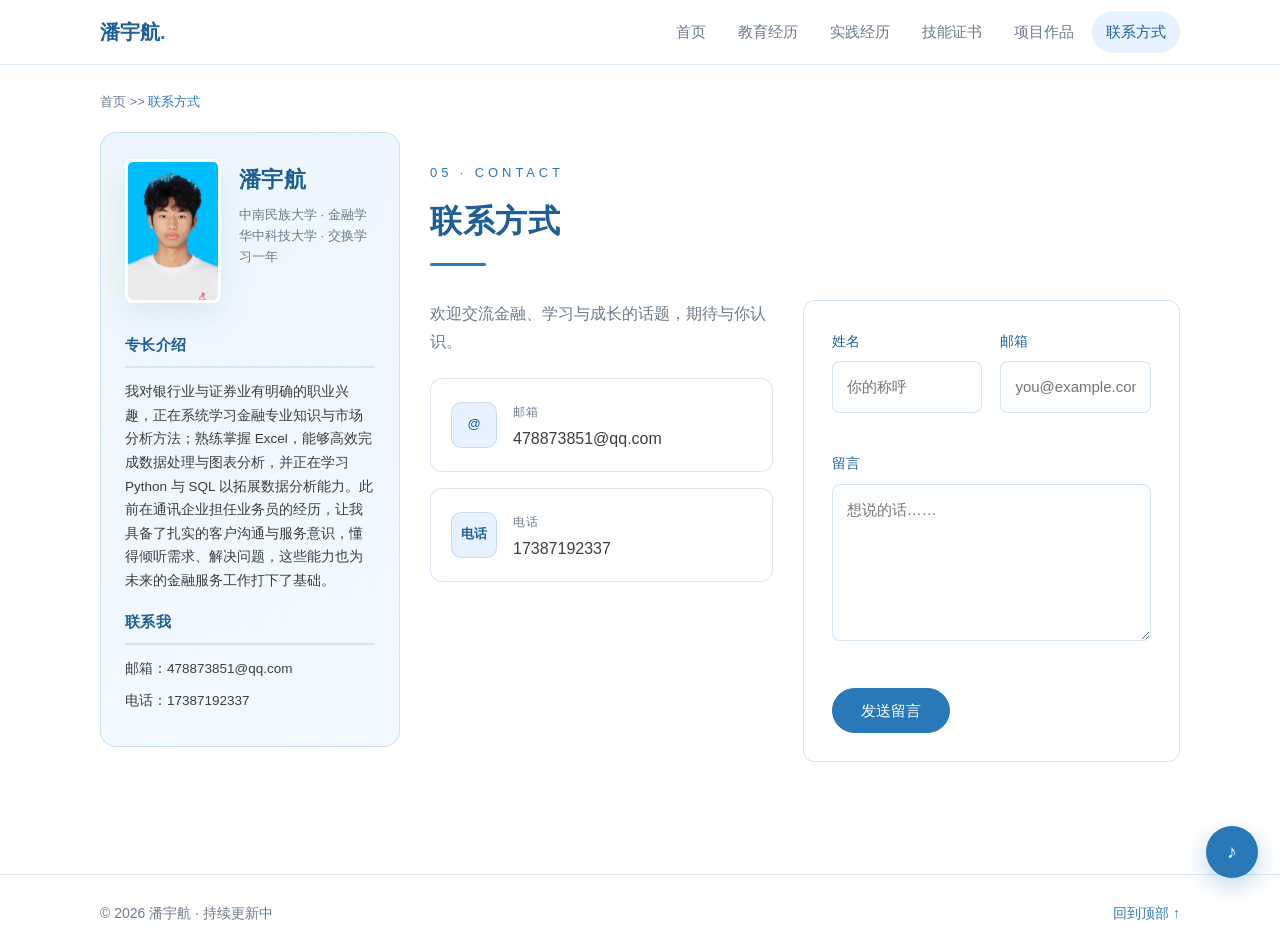
<file: profile/contact.html>
<!DOCTYPE html>
<html lang="zh-CN">
<head>
<meta charset="UTF-8">
<meta name="viewport" content="width=device-width, initial-scale=1.0">
<title>联系方式 · 潘宇航</title>
<meta name="description" content="联系潘宇航">
<link rel="stylesheet" href="style.css">
<noscript><style>.reveal{opacity:1;transform:none}</style></noscript>
</head>
<body>

<header class="site-header">
  <nav class="nav container" aria-label="主导航">
    <a class="nav-logo" href="index.html">潘宇航<span class="logo-dot">.</span></a>
    <button class="nav-toggle" id="navToggle" aria-label="打开菜单" aria-expanded="false">
      <span class="bar"></span><span class="bar"></span><span class="bar"></span>
    </button>
    <ul class="nav-list" id="navList">
      <li><a class="nav-link" href="index.html">首页</a></li>
      <li><a class="nav-link" href="education.html">教育经历</a></li>
      <li><a class="nav-link" href="experience.html">实践经历</a></li>
      <li><a class="nav-link" href="skills.html">技能证书</a></li>
      <li><a class="nav-link" href="projects.html">项目作品</a></li>
      <li><a class="nav-link active" href="contact.html">联系方式</a></li>
    </ul>
  </nav>
</header>

<main>
  <div class="container">

    <p class="breadcrumb">首页 &gt;&gt; <b>联系方式</b></p>

    <div class="doctor-layout">

      <!-- 左侧个人档案栏 -->
      <aside class="profile-card reveal">
        <div class="pc-top">
          <div class="pc-photo"><img src="photo.jpg" alt="潘宇航一寸证件照"></div>
          <div class="pc-head">
            <h2 class="pc-name">潘宇航</h2>
            <p class="pc-school">中南民族大学 · 金融学</p>
            <p class="pc-swap">华中科技大学 · 交换学习一年</p>
          </div>
        </div>

        <div class="pc-specialty">
          <h3>专长介绍</h3>
          <p>我对银行业与证券业有明确的职业兴趣，正在系统学习金融专业知识与市场分析方法；熟练掌握 Excel，能够高效完成数据处理与图表分析，并正在学习 Python 与 SQL 以拓展数据分析能力。此前在通讯企业担任业务员的经历，让我具备了扎实的客户沟通与服务意识，懂得倾听需求、解决问题，这些能力也为未来的金融服务工作打下了基础。</p>
        </div>

        <div class="pc-contact">
          <h3>联系我</h3>
          <p>邮箱：478873851@qq.com</p>
          <p>电话：17387192337</p>
        </div>
      </aside>

      <!-- 右侧内容区 -->
      <section class="content-main">

        <div class="page-head reveal">
          <p class="section-tag">05 · CONTACT</p>
          <h1>联系方式</h1>
          <div class="section-line"></div>
        </div>

        <div class="contact-grid">
          <div class="contact-info reveal">
            <p style="color:var(--text-light);margin-bottom:22px;">欢迎交流金融、学习与成长的话题，期待与你认识。</p>
            <a class="contact-item" href="mailto:478873851@qq.com">
              <span class="contact-icon" aria-hidden="true">@</span>
              <span><span class="info-label" style="font-size:12px;color:var(--text-light);letter-spacing:.1em;">邮箱</span><br>478873851@qq.com</span>
            </a>
            <a class="contact-item" href="tel:17387192337">
              <span class="contact-icon" aria-hidden="true">电话</span>
              <span><span class="info-label" style="font-size:12px;color:var(--text-light);letter-spacing:.1em;">电话</span><br>17387192337</span>
            </a>
          </div>

          <form class="contact-form reveal" id="contactForm" novalidate>
            <div class="form-row">
              <div class="form-field">
                <label for="fName">姓名</label>
                <input type="text" id="fName" name="name" placeholder="你的称呼" required>
                <p class="form-error" id="errName"></p>
              </div>
              <div class="form-field">
                <label for="fEmail">邮箱</label>
                <input type="email" id="fEmail" name="email" placeholder="you@example.com" required>
                <p class="form-error" id="errEmail"></p>
              </div>
            </div>
            <div class="form-field">
              <label for="fMsg">留言</label>
              <textarea id="fMsg" name="message" rows="5" placeholder="想说的话……" required></textarea>
              <p class="form-error" id="errMsg"></p>
            </div>
            <button type="submit" class="btn btn-primary">发送留言</button>
            <div class="form-success" id="formSuccess"></div>
          </form>
        </div>

      </section>
    </div>

  </div>
</main>

<footer class="site-footer">
  <div class="container">
    <p>© 2026 潘宇航 · 持续更新中</p>
    <a class="footer-top" href="#">回到顶部 ↑</a>
  </div>
</footer>

<audio id="bgm" src="music.wav" loop preload="none"></audio>
<button class="music-btn" id="musicBtn" aria-label="播放背景音乐">♪</button>

<script src="script.js"></script>
</body>
</html>
</file>
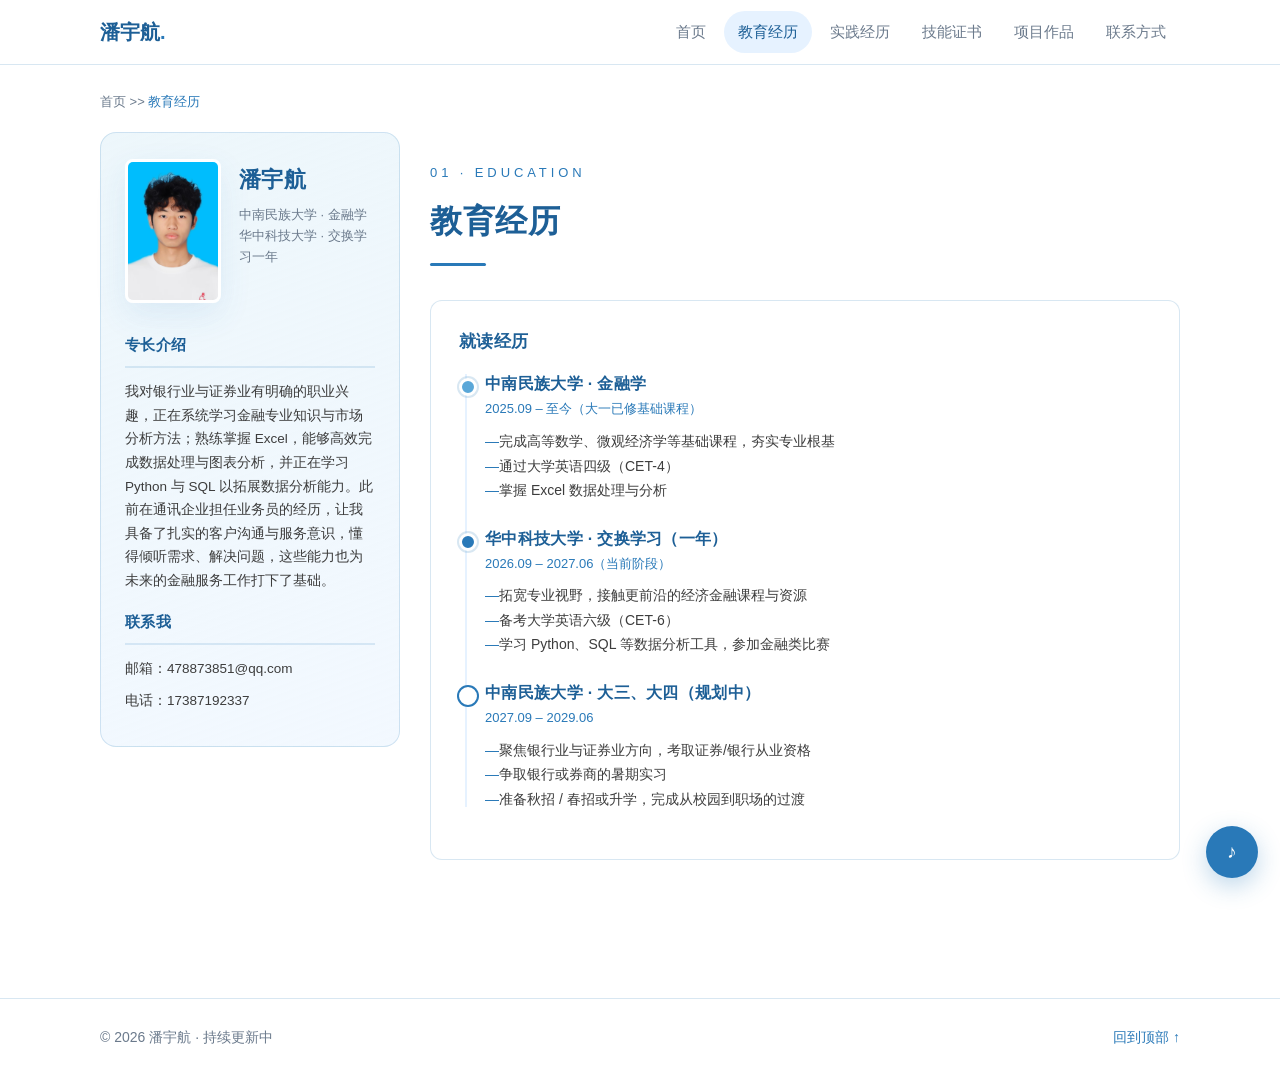
<file: profile/education.html>
<!DOCTYPE html>
<html lang="zh-CN">
<head>
<meta charset="UTF-8">
<meta name="viewport" content="width=device-width, initial-scale=1.0">
<title>教育经历 · 潘宇航</title>
<meta name="description" content="潘宇航的教育经历与大学四年规划">
<link rel="stylesheet" href="style.css">
<noscript><style>.reveal{opacity:1;transform:none}</style></noscript>
</head>
<body>

<header class="site-header">
  <nav class="nav container" aria-label="主导航">
    <a class="nav-logo" href="index.html">潘宇航<span class="logo-dot">.</span></a>
    <button class="nav-toggle" id="navToggle" aria-label="打开菜单" aria-expanded="false">
      <span class="bar"></span><span class="bar"></span><span class="bar"></span>
    </button>
    <ul class="nav-list" id="navList">
      <li><a class="nav-link" href="index.html">首页</a></li>
      <li><a class="nav-link active" href="education.html">教育经历</a></li>
      <li><a class="nav-link" href="experience.html">实践经历</a></li>
      <li><a class="nav-link" href="skills.html">技能证书</a></li>
      <li><a class="nav-link" href="projects.html">项目作品</a></li>
      <li><a class="nav-link" href="contact.html">联系方式</a></li>
    </ul>
  </nav>
</header>

<main>
  <div class="container">

    <p class="breadcrumb">首页 &gt;&gt; <b>教育经历</b></p>

    <div class="doctor-layout">

      <!-- 左侧个人档案栏 -->
      <aside class="profile-card reveal">
        <div class="pc-top">
          <div class="pc-photo"><img src="photo.jpg" alt="潘宇航一寸证件照"></div>
          <div class="pc-head">
            <h2 class="pc-name">潘宇航</h2>
            <p class="pc-school">中南民族大学 · 金融学</p>
            <p class="pc-swap">华中科技大学 · 交换学习一年</p>
          </div>
        </div>

        <div class="pc-specialty">
          <h3>专长介绍</h3>
          <p>我对银行业与证券业有明确的职业兴趣，正在系统学习金融专业知识与市场分析方法；熟练掌握 Excel，能够高效完成数据处理与图表分析，并正在学习 Python 与 SQL 以拓展数据分析能力。此前在通讯企业担任业务员的经历，让我具备了扎实的客户沟通与服务意识，懂得倾听需求、解决问题，这些能力也为未来的金融服务工作打下了基础。</p>
        </div>

        <div class="pc-contact">
          <h3>联系我</h3>
          <p>邮箱：478873851@qq.com</p>
          <p>电话：17387192337</p>
        </div>
      </aside>

      <!-- 右侧内容区 -->
      <section class="content-main">

        <div class="page-head reveal">
          <p class="section-tag">01 · EDUCATION</p>
          <h1>教育经历</h1>
          <div class="section-line"></div>
        </div>

        <div class="section-block reveal">
          <h2>就读经历</h2>
          <div class="timeline">
            <div class="timeline-item done">
              <h3>中南民族大学 · 金融学</h3>
              <p class="time">2025.09 – 至今（大一已修基础课程）</p>
              <ul>
                <li>完成高等数学、微观经济学等基础课程，夯实专业根基</li>
                <li>通过大学英语四级（CET-4）</li>
                <li>掌握 Excel 数据处理与分析</li>
              </ul>
            </div>
            <div class="timeline-item now">
              <h3>华中科技大学 · 交换学习（一年）</h3>
              <p class="time">2026.09 – 2027.06（当前阶段）</p>
              <ul>
                <li>拓宽专业视野，接触更前沿的经济金融课程与资源</li>
                <li>备考大学英语六级（CET-6）</li>
                <li>学习 Python、SQL 等数据分析工具，参加金融类比赛</li>
              </ul>
            </div>
            <div class="timeline-item plan">
              <h3>中南民族大学 · 大三、大四（规划中）</h3>
              <p class="time">2027.09 – 2029.06</p>
              <ul>
                <li>聚焦银行业与证券业方向，考取证券/银行从业资格</li>
                <li>争取银行或券商的暑期实习</li>
                <li>准备秋招 / 春招或升学，完成从校园到职场的过渡</li>
              </ul>
            </div>
          </div>
        </div>

      </section>
    </div>

  </div>
</main>

<footer class="site-footer">
  <div class="container">
    <p>© 2026 潘宇航 · 持续更新中</p>
    <a class="footer-top" href="#">回到顶部 ↑</a>
  </div>
</footer>

<audio id="bgm" src="music.wav" loop preload="none"></audio>
<button class="music-btn" id="musicBtn" aria-label="播放背景音乐">♪</button>

<script src="script.js"></script>
</body>
</html>
</file>
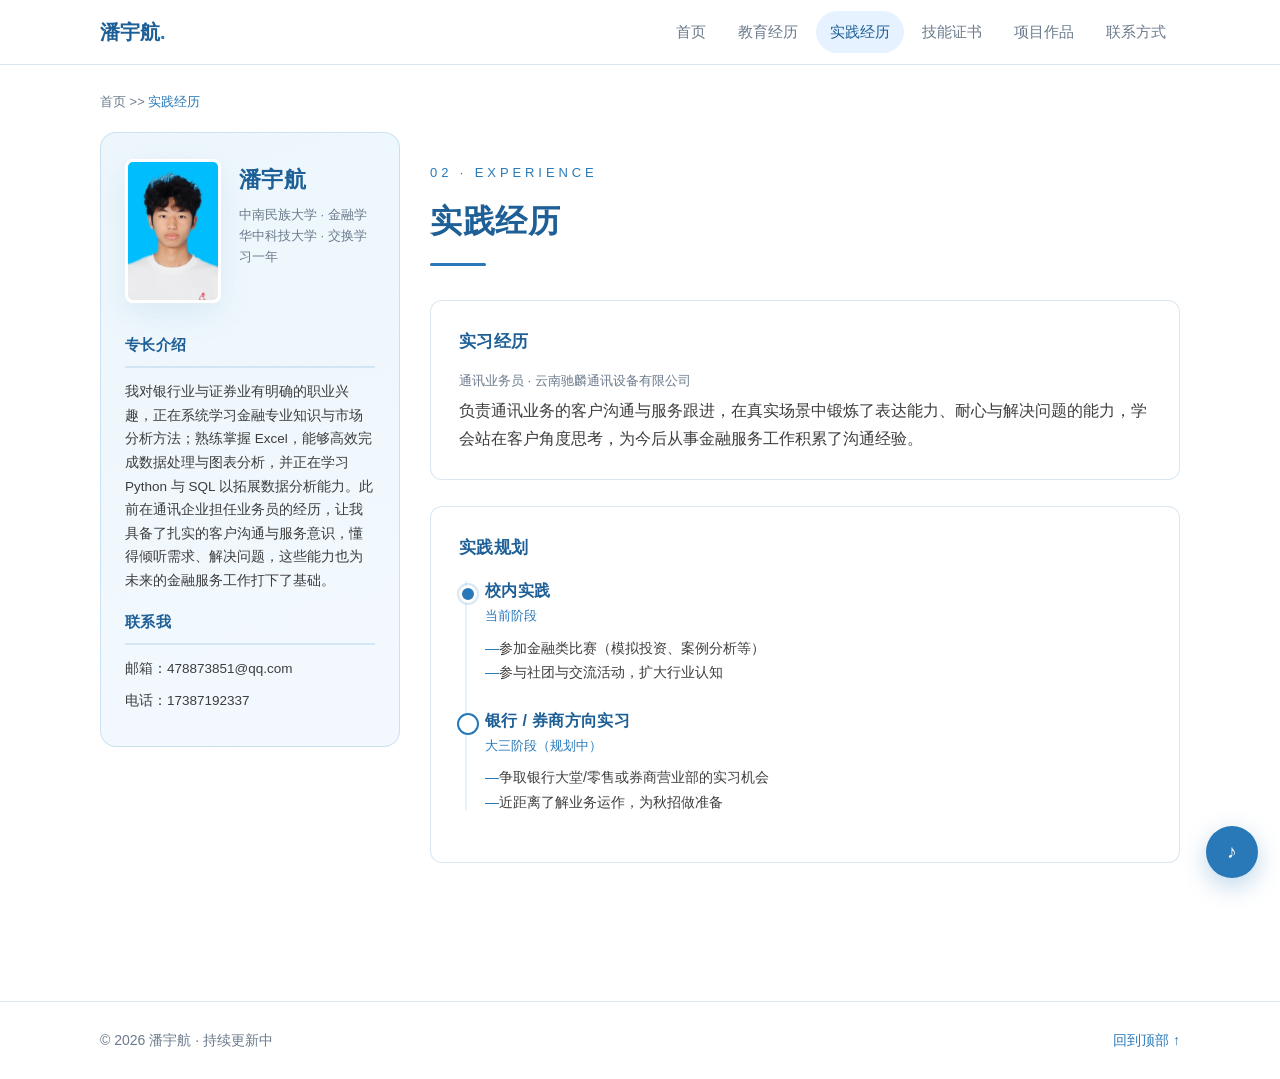
<file: profile/experience.html>
<!DOCTYPE html>
<html lang="zh-CN">
<head>
<meta charset="UTF-8">
<meta name="viewport" content="width=device-width, initial-scale=1.0">
<title>实践经历 · 潘宇航</title>
<meta name="description" content="潘宇航的实践与实习经历">
<link rel="stylesheet" href="style.css">
<noscript><style>.reveal{opacity:1;transform:none}</style></noscript>
</head>
<body>

<header class="site-header">
  <nav class="nav container" aria-label="主导航">
    <a class="nav-logo" href="index.html">潘宇航<span class="logo-dot">.</span></a>
    <button class="nav-toggle" id="navToggle" aria-label="打开菜单" aria-expanded="false">
      <span class="bar"></span><span class="bar"></span><span class="bar"></span>
    </button>
    <ul class="nav-list" id="navList">
      <li><a class="nav-link" href="index.html">首页</a></li>
      <li><a class="nav-link" href="education.html">教育经历</a></li>
      <li><a class="nav-link active" href="experience.html">实践经历</a></li>
      <li><a class="nav-link" href="skills.html">技能证书</a></li>
      <li><a class="nav-link" href="projects.html">项目作品</a></li>
      <li><a class="nav-link" href="contact.html">联系方式</a></li>
    </ul>
  </nav>
</header>

<main>
  <div class="container">

    <p class="breadcrumb">首页 &gt;&gt; <b>实践经历</b></p>

    <div class="doctor-layout">

      <!-- 左侧个人档案栏 -->
      <aside class="profile-card reveal">
        <div class="pc-top">
          <div class="pc-photo"><img src="photo.jpg" alt="潘宇航一寸证件照"></div>
          <div class="pc-head">
            <h2 class="pc-name">潘宇航</h2>
            <p class="pc-school">中南民族大学 · 金融学</p>
            <p class="pc-swap">华中科技大学 · 交换学习一年</p>
          </div>
        </div>

        <div class="pc-specialty">
          <h3>专长介绍</h3>
          <p>我对银行业与证券业有明确的职业兴趣，正在系统学习金融专业知识与市场分析方法；熟练掌握 Excel，能够高效完成数据处理与图表分析，并正在学习 Python 与 SQL 以拓展数据分析能力。此前在通讯企业担任业务员的经历，让我具备了扎实的客户沟通与服务意识，懂得倾听需求、解决问题，这些能力也为未来的金融服务工作打下了基础。</p>
        </div>

        <div class="pc-contact">
          <h3>联系我</h3>
          <p>邮箱：478873851@qq.com</p>
          <p>电话：17387192337</p>
        </div>
      </aside>

      <!-- 右侧内容区 -->
      <section class="content-main">

        <div class="page-head reveal">
          <p class="section-tag">02 · EXPERIENCE</p>
          <h1>实践经历</h1>
          <div class="section-line"></div>
        </div>

        <div class="section-block reveal">
          <h2>实习经历</h2>
          <p class="meta">通讯业务员 · 云南驰麟通讯设备有限公司</p>
          <p>负责通讯业务的客户沟通与服务跟进，在真实场景中锻炼了表达能力、耐心与解决问题的能力，学会站在客户角度思考，为今后从事金融服务工作积累了沟通经验。</p>
        </div>

        <div class="section-block reveal">
          <h2>实践规划</h2>
          <ul class="timeline">
            <li class="timeline-item now">
              <h3>校内实践</h3>
              <p class="time">当前阶段</p>
              <ul>
                <li>参加金融类比赛（模拟投资、案例分析等）</li>
                <li>参与社团与交流活动，扩大行业认知</li>
              </ul>
            </li>
            <li class="timeline-item plan">
              <h3>银行 / 券商方向实习</h3>
              <p class="time">大三阶段（规划中）</p>
              <ul>
                <li>争取银行大堂/零售或券商营业部的实习机会</li>
                <li>近距离了解业务运作，为秋招做准备</li>
              </ul>
            </li>
          </ul>
        </div>

      </section>
    </div>

  </div>
</main>

<footer class="site-footer">
  <div class="container">
    <p>© 2026 潘宇航 · 持续更新中</p>
    <a class="footer-top" href="#">回到顶部 ↑</a>
  </div>
</footer>

<audio id="bgm" src="music.wav" loop preload="none"></audio>
<button class="music-btn" id="musicBtn" aria-label="播放背景音乐">♪</button>

<script src="script.js"></script>
</body>
</html>
</file>
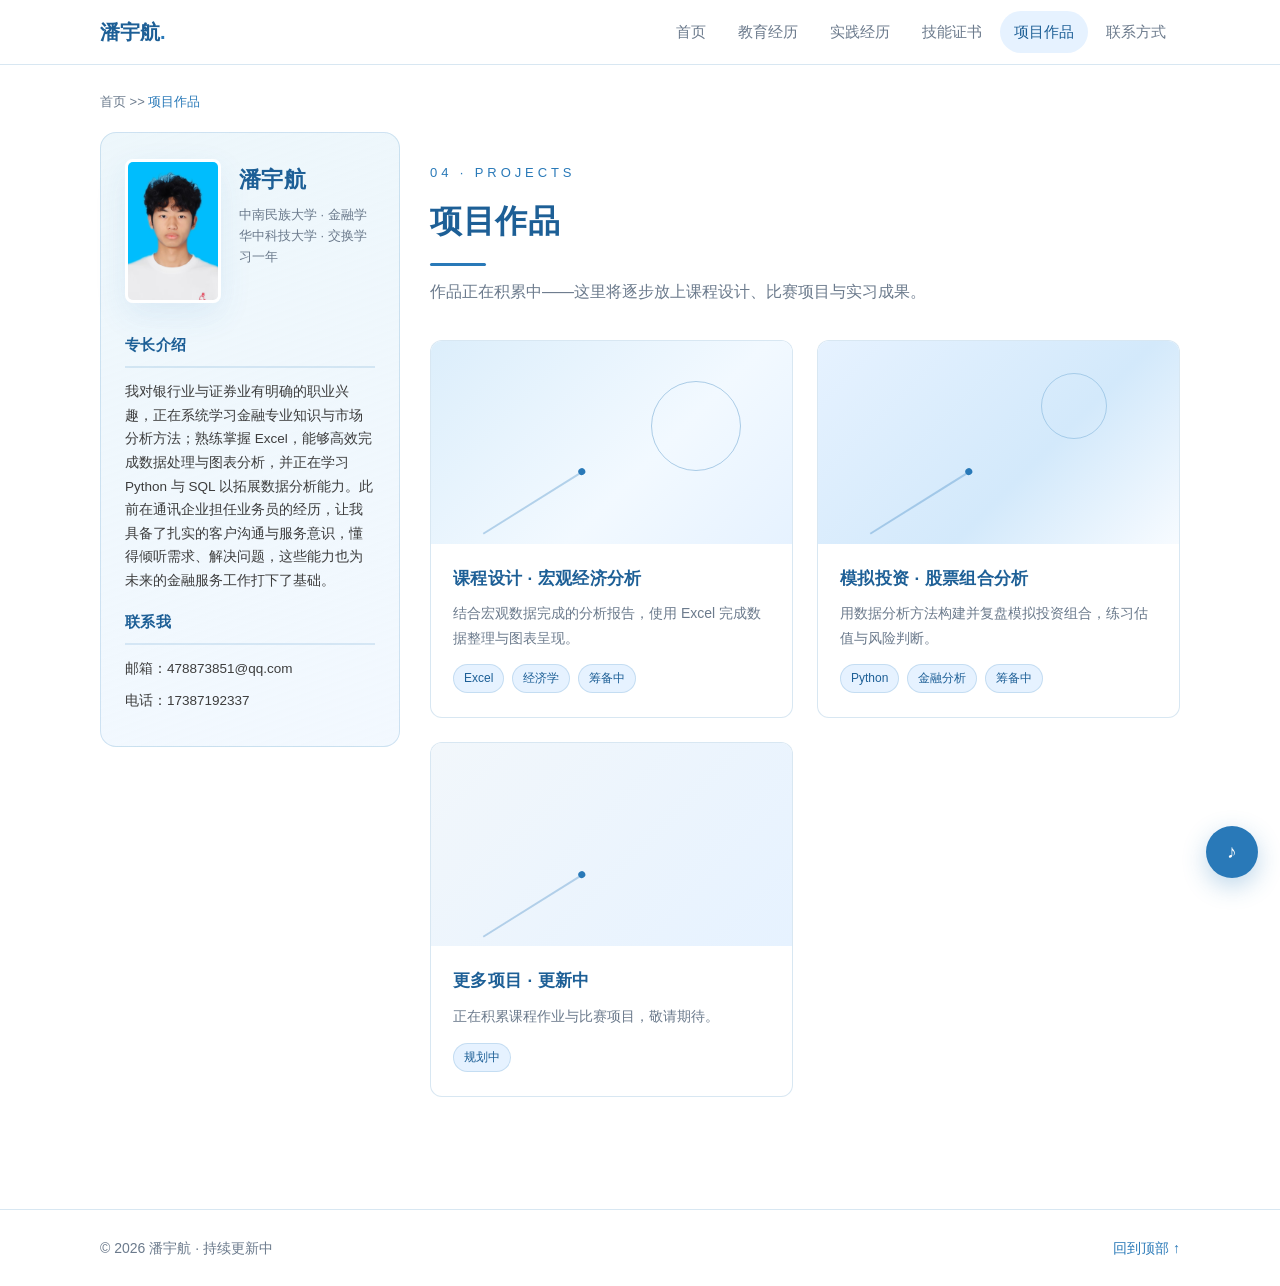
<file: profile/projects.html>
<!DOCTYPE html>
<html lang="zh-CN">
<head>
<meta charset="UTF-8">
<meta name="viewport" content="width=device-width, initial-scale=1.0">
<title>项目作品 · 潘宇航</title>
<meta name="description" content="潘宇航的项目作品集">
<link rel="stylesheet" href="style.css">
<noscript><style>.reveal{opacity:1;transform:none}</style></noscript>
</head>
<body>

<header class="site-header">
  <nav class="nav container" aria-label="主导航">
    <a class="nav-logo" href="index.html">潘宇航<span class="logo-dot">.</span></a>
    <button class="nav-toggle" id="navToggle" aria-label="打开菜单" aria-expanded="false">
      <span class="bar"></span><span class="bar"></span><span class="bar"></span>
    </button>
    <ul class="nav-list" id="navList">
      <li><a class="nav-link" href="index.html">首页</a></li>
      <li><a class="nav-link" href="education.html">教育经历</a></li>
      <li><a class="nav-link" href="experience.html">实践经历</a></li>
      <li><a class="nav-link" href="skills.html">技能证书</a></li>
      <li><a class="nav-link active" href="projects.html">项目作品</a></li>
      <li><a class="nav-link" href="contact.html">联系方式</a></li>
    </ul>
  </nav>
</header>

<main>
  <div class="container">

    <p class="breadcrumb">首页 &gt;&gt; <b>项目作品</b></p>

    <div class="doctor-layout">

      <!-- 左侧个人档案栏 -->
      <aside class="profile-card reveal">
        <div class="pc-top">
          <div class="pc-photo"><img src="photo.jpg" alt="潘宇航一寸证件照"></div>
          <div class="pc-head">
            <h2 class="pc-name">潘宇航</h2>
            <p class="pc-school">中南民族大学 · 金融学</p>
            <p class="pc-swap">华中科技大学 · 交换学习一年</p>
          </div>
        </div>

        <div class="pc-specialty">
          <h3>专长介绍</h3>
          <p>我对银行业与证券业有明确的职业兴趣，正在系统学习金融专业知识与市场分析方法；熟练掌握 Excel，能够高效完成数据处理与图表分析，并正在学习 Python 与 SQL 以拓展数据分析能力。此前在通讯企业担任业务员的经历，让我具备了扎实的客户沟通与服务意识，懂得倾听需求、解决问题，这些能力也为未来的金融服务工作打下了基础。</p>
        </div>

        <div class="pc-contact">
          <h3>联系我</h3>
          <p>邮箱：478873851@qq.com</p>
          <p>电话：17387192337</p>
        </div>
      </aside>

      <!-- 右侧内容区 -->
      <section class="content-main">

        <div class="page-head reveal">
          <p class="section-tag">04 · PROJECTS</p>
          <h1>项目作品</h1>
          <div class="section-line"></div>
          <p style="color:var(--text-light);margin-top:12px;">作品正在积累中——这里将逐步放上课程设计、比赛项目与实习成果。</p>
        </div>

        <div class="projects-grid">
          <article class="project-card reveal">
            <div class="project-cover">
              <div class="cover-geo cover-a" aria-hidden="true">
                <span class="geo-circle"></span><span class="geo-line"></span>
              </div>
            </div>
            <div class="project-body">
              <h3 class="project-title">课程设计 · 宏观经济分析</h3>
              <p class="project-desc">结合宏观数据完成的分析报告，使用 Excel 完成数据整理与图表呈现。</p>
              <div class="project-tags"><span>Excel</span><span>经济学</span><span>筹备中</span></div>
            </div>
          </article>

          <article class="project-card reveal">
            <div class="project-cover">
              <div class="cover-geo cover-b" aria-hidden="true">
                <span class="geo-circle"></span><span class="geo-line"></span>
              </div>
            </div>
            <div class="project-body">
              <h3 class="project-title">模拟投资 · 股票组合分析</h3>
              <p class="project-desc">用数据分析方法构建并复盘模拟投资组合，练习估值与风险判断。</p>
              <div class="project-tags"><span>Python</span><span>金融分析</span><span>筹备中</span></div>
            </div>
          </article>

          <article class="project-card reveal">
            <div class="project-cover">
              <div class="cover-geo cover-c" aria-hidden="true">
                <span class="geo-line"></span>
              </div>
            </div>
            <div class="project-body">
              <h3 class="project-title">更多项目 · 更新中</h3>
              <p class="project-desc">正在积累课程作业与比赛项目，敬请期待。</p>
              <div class="project-tags"><span>规划中</span></div>
            </div>
          </article>
        </div>

      </section>
    </div>

  </div>
</main>

<footer class="site-footer">
  <div class="container">
    <p>© 2026 潘宇航 · 持续更新中</p>
    <a class="footer-top" href="#">回到顶部 ↑</a>
  </div>
</footer>

<audio id="bgm" src="music.wav" loop preload="none"></audio>
<button class="music-btn" id="musicBtn" aria-label="播放背景音乐">♪</button>

<script src="script.js"></script>
</body>
</html>
</file>
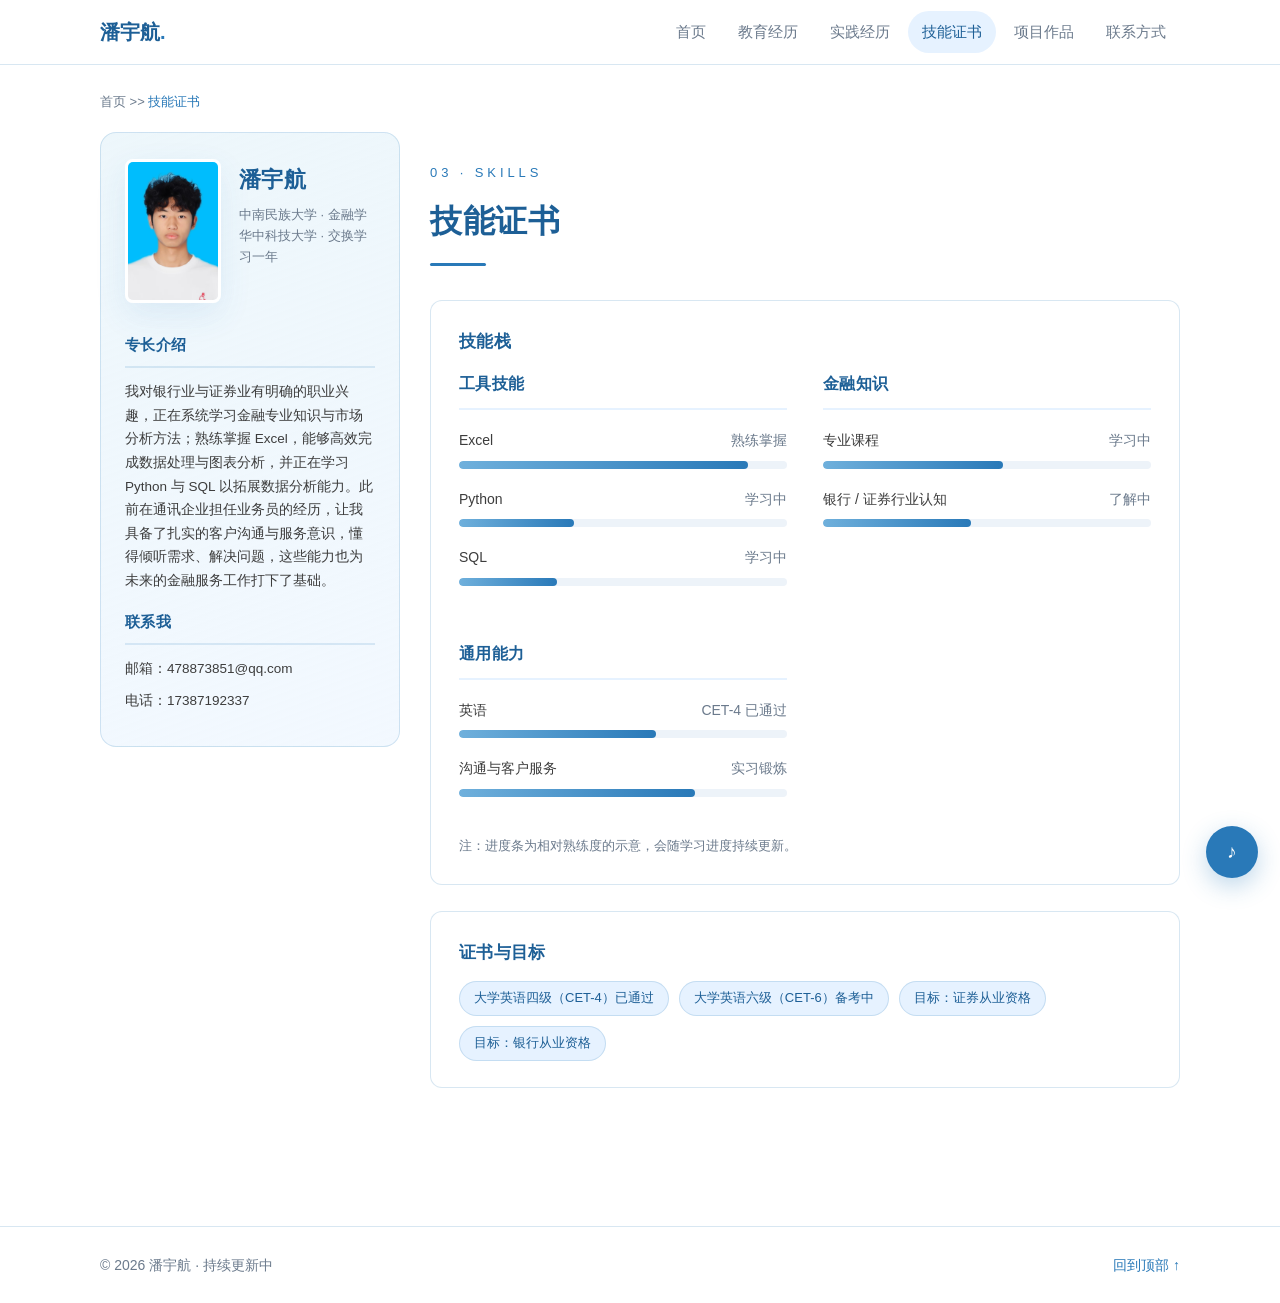
<file: profile/skills.html>
<!DOCTYPE html>
<html lang="zh-CN">
<head>
<meta charset="UTF-8">
<meta name="viewport" content="width=device-width, initial-scale=1.0">
<title>技能证书 · 潘宇航</title>
<meta name="description" content="潘宇航的技能栈与证书">
<link rel="stylesheet" href="style.css">
<noscript><style>.reveal{opacity:1;transform:none}</style></noscript>
</head>
<body>

<header class="site-header">
  <nav class="nav container" aria-label="主导航">
    <a class="nav-logo" href="index.html">潘宇航<span class="logo-dot">.</span></a>
    <button class="nav-toggle" id="navToggle" aria-label="打开菜单" aria-expanded="false">
      <span class="bar"></span><span class="bar"></span><span class="bar"></span>
    </button>
    <ul class="nav-list" id="navList">
      <li><a class="nav-link" href="index.html">首页</a></li>
      <li><a class="nav-link" href="education.html">教育经历</a></li>
      <li><a class="nav-link" href="experience.html">实践经历</a></li>
      <li><a class="nav-link active" href="skills.html">技能证书</a></li>
      <li><a class="nav-link" href="projects.html">项目作品</a></li>
      <li><a class="nav-link" href="contact.html">联系方式</a></li>
    </ul>
  </nav>
</header>

<main>
  <div class="container">

    <p class="breadcrumb">首页 &gt;&gt; <b>技能证书</b></p>

    <div class="doctor-layout">

      <!-- 左侧个人档案栏 -->
      <aside class="profile-card reveal">
        <div class="pc-top">
          <div class="pc-photo"><img src="photo.jpg" alt="潘宇航一寸证件照"></div>
          <div class="pc-head">
            <h2 class="pc-name">潘宇航</h2>
            <p class="pc-school">中南民族大学 · 金融学</p>
            <p class="pc-swap">华中科技大学 · 交换学习一年</p>
          </div>
        </div>

        <div class="pc-specialty">
          <h3>专长介绍</h3>
          <p>我对银行业与证券业有明确的职业兴趣，正在系统学习金融专业知识与市场分析方法；熟练掌握 Excel，能够高效完成数据处理与图表分析，并正在学习 Python 与 SQL 以拓展数据分析能力。此前在通讯企业担任业务员的经历，让我具备了扎实的客户沟通与服务意识，懂得倾听需求、解决问题，这些能力也为未来的金融服务工作打下了基础。</p>
        </div>

        <div class="pc-contact">
          <h3>联系我</h3>
          <p>邮箱：478873851@qq.com</p>
          <p>电话：17387192337</p>
        </div>
      </aside>

      <!-- 右侧内容区 -->
      <section class="content-main">

        <div class="page-head reveal">
          <p class="section-tag">03 · SKILLS</p>
          <h1>技能证书</h1>
          <div class="section-line"></div>
        </div>

        <div class="section-block reveal">
          <h2>技能栈</h2>
          <div class="skills-grid">
            <div class="skill-group">
              <h3>工具技能</h3>
              <div class="skill-item">
                <div class="skill-top"><span>Excel</span><span>熟练掌握</span></div>
                <div class="skill-bar"><div class="skill-fill" data-w="88"></div></div>
              </div>
              <div class="skill-item">
                <div class="skill-top"><span>Python</span><span>学习中</span></div>
                <div class="skill-bar"><div class="skill-fill" data-w="35"></div></div>
              </div>
              <div class="skill-item">
                <div class="skill-top"><span>SQL</span><span>学习中</span></div>
                <div class="skill-bar"><div class="skill-fill" data-w="30"></div></div>
              </div>
            </div>
            <div class="skill-group">
              <h3>金融知识</h3>
              <div class="skill-item">
                <div class="skill-top"><span>专业课程</span><span>学习中</span></div>
                <div class="skill-bar"><div class="skill-fill" data-w="55"></div></div>
              </div>
              <div class="skill-item">
                <div class="skill-top"><span>银行 / 证券行业认知</span><span>了解中</span></div>
                <div class="skill-bar"><div class="skill-fill" data-w="45"></div></div>
              </div>
            </div>
            <div class="skill-group">
              <h3>通用能力</h3>
              <div class="skill-item">
                <div class="skill-top"><span>英语</span><span>CET-4 已通过</span></div>
                <div class="skill-bar"><div class="skill-fill" data-w="60"></div></div>
              </div>
              <div class="skill-item">
                <div class="skill-top"><span>沟通与客户服务</span><span>实习锻炼</span></div>
                <div class="skill-bar"><div class="skill-fill" data-w="72"></div></div>
              </div>
            </div>
          </div>
          <p style="font-size:13px;color:var(--text-light);margin-top:20px;">注：进度条为相对熟练度的示意，会随学习进度持续更新。</p>
        </div>

        <div class="section-block reveal">
          <h2>证书与目标</h2>
          <div class="cert-tags">
            <span>大学英语四级（CET-4）已通过</span>
            <span>大学英语六级（CET-6）备考中</span>
            <span>目标：证券从业资格</span>
            <span>目标：银行从业资格</span>
          </div>
        </div>

      </section>
    </div>

  </div>
</main>

<footer class="site-footer">
  <div class="container">
    <p>© 2026 潘宇航 · 持续更新中</p>
    <a class="footer-top" href="#">回到顶部 ↑</a>
  </div>
</footer>

<audio id="bgm" src="music.wav" loop preload="none"></audio>
<button class="music-btn" id="musicBtn" aria-label="播放背景音乐">♪</button>

<script src="script.js"></script>
</body>
</html>
</file>
<file: profile/style.css>
/* =====================================================
   潘宇航 · 个人主页（多网页版）
   主色 #e6f2ff 浅蓝背景块 / 强调色 #2979b8 深蓝
   参考格式：医生主页式（照片 + 身份 + 专长 + 个人简介 + 联系）
   ===================================================== */

:root {
  --bg: #ffffff;
  --bg-soft: #e6f2ff;
  --accent: #2979b8;
  --accent-dark: #1d5f96;
  --text: #3d3d3d;
  --text-light: #6b7a8c;
  --border: rgba(41, 121, 184, 0.18);
  --radius: 12px;
  --shadow: 0 12px 32px rgba(41, 121, 184, 0.1);
  --font: "HarmonyOS Sans SC", "PingFang SC", "Microsoft YaHei", "Segoe UI", Roboto, Arial, sans-serif;
}

* { margin: 0; padding: 0; box-sizing: border-box; }

html { scroll-behavior: smooth; scroll-padding-top: 76px; }

body {
  font-family: var(--font);
  color: var(--text);
  background: var(--bg);
  line-height: 1.75;
  -webkit-font-smoothing: antialiased;
}

.container { width: min(1080px, 92%); margin: 0 auto; }

h1, h2, h3 { color: var(--accent-dark); font-weight: 600; letter-spacing: .02em; }

a { text-decoration: none; color: inherit; }

ul { list-style: none; }

/* ---------- 顶部导航 ---------- */
.site-header {
  position: sticky; top: 0; z-index: 100;
  background: rgba(255, 255, 255, 0.94);
  backdrop-filter: blur(10px);
  border-bottom: 1px solid var(--border);
}

.nav { display: flex; align-items: center; justify-content: space-between; height: 64px; }

.nav-logo { font-size: 20px; font-weight: 600; color: var(--accent-dark); }
.logo-dot { color: var(--accent); }

.nav-list { display: flex; gap: 4px; }

.nav-link {
  display: block; padding: 8px 14px; border-radius: 999px;
  font-size: 15px; color: var(--text-light);
  transition: color .2s, background .2s;
}
.nav-link:hover { color: var(--accent-dark); }
.nav-link.active { color: var(--accent-dark); background: var(--bg-soft); font-weight: 500; }

.nav-toggle {
  display: none; flex-direction: column; gap: 5px;
  width: 44px; height: 44px; align-items: center; justify-content: center;
  background: transparent; border: 0; cursor: pointer; border-radius: 8px;
}
.nav-toggle .bar {
  width: 22px; height: 2px; background: var(--accent-dark); border-radius: 2px;
  transition: transform .25s, opacity .25s;
}
.nav-toggle[aria-expanded="true"] .bar:nth-child(1) { transform: translateY(7px) rotate(45deg); }
.nav-toggle[aria-expanded="true"] .bar:nth-child(2) { opacity: 0; }
.nav-toggle[aria-expanded="true"] .bar:nth-child(3) { transform: translateY(-7px) rotate(-45deg); }

/* ---------- 面包屑与页头 ---------- */
.breadcrumb { font-size: 13px; color: var(--text-light); margin: 26px 0 6px; }
.breadcrumb b { color: var(--accent); font-weight: 500; }

.page-head { margin: 30px 0 34px; }
.page-head .section-tag { font-size: 13px; letter-spacing: .3em; color: var(--accent); margin-bottom: 8px; }
.page-head h1 { font-size: clamp(24px, 3.4vw, 32px); }
.page-head .section-line { width: 56px; height: 3px; border-radius: 2px; background: var(--accent); margin-top: 14px; }

main { min-height: calc(100vh - 64px - 100px); padding-bottom: 72px; }

/* ---------- 医生主页式布局：左档案栏 + 右内容区（参考阜外医院医生主页） ---------- */
.doctor-layout {
  display: grid; grid-template-columns: 300px minmax(0, 1fr); gap: 30px;
  align-items: start; margin-top: 18px;
}

.profile-card {
  position: sticky; top: 84px;
  background: linear-gradient(160deg, rgba(142, 202, 230, 0.16), rgba(230, 242, 255, 0.5));
  border: 1px solid var(--border); border-radius: 16px;
  padding: 26px 24px;
}
/* 顶部：一寸证件照（左） + 姓名学校（右） */
.pc-top { display: flex; gap: 18px; align-items: flex-start; margin-bottom: 20px; }
.pc-photo { flex: 0 0 96px; }
.pc-photo img {
  width: 96px; aspect-ratio: 2 / 3; object-fit: cover;
  border-radius: 8px; border: 3px solid #fff; box-shadow: var(--shadow);
}
.pc-head { min-width: 0; padding-top: 2px; }
.pc-name { font-size: 22px; margin-bottom: 6px; }
.pc-school { font-size: 13px; color: var(--text-light); line-height: 1.6; }
.pc-swap { font-size: 13px; color: var(--text-light); line-height: 1.6; }
.pc-specialty h3, .pc-contact h3 {
  font-size: 15px; padding-bottom: 8px; margin: 16px 0 12px;
  border-bottom: 2px solid rgba(41, 121, 184, 0.14);
}
.pc-specialty p { font-size: 13.5px; color: var(--text); }
.pc-contact p { font-size: 13.5px; color: var(--text); margin-bottom: 8px; }
.content-main { min-width: 0; }

/* 个人简介卡片 */
.intro-card {
  margin-top: 30px; padding: 26px 30px;
  background: #fff; border: 1px solid var(--border); border-radius: var(--radius);
}
.intro-card h2 { font-size: 17px; margin-bottom: 12px; }
.intro-card p { color: var(--text); }

/* 快速导航 */
.quick-nav { margin-top: 40px; }
.quick-nav > h2 { font-size: 18px; margin-bottom: 18px; }
.quick-grid { display: grid; grid-template-columns: repeat(auto-fit, minmax(190px, 1fr)); gap: 16px; }
.quick-card {
  display: block; padding: 22px 20px;
  background: var(--bg-soft); border: 1px solid var(--border); border-radius: var(--radius);
  transition: transform .25s, box-shadow .25s, background .25s;
}
.quick-card:hover { transform: translateY(-4px); box-shadow: var(--shadow); background: #fff; }
.quick-card h3 { font-size: 16px; margin-bottom: 6px; }
.quick-card p { font-size: 13px; color: var(--text-light); }
.quick-card .arrow { color: var(--accent); font-size: 15px; margin-top: 8px; display: inline-block; }

/* ---------- 通用板块卡片 ---------- */
.section-block {
  background: #fff; border: 1px solid var(--border);
  border-radius: var(--radius); padding: 26px 28px; margin-bottom: 26px;
}
.section-block h2 { font-size: 17px; margin-bottom: 14px; }
.section-block p { color: var(--text); }
.section-block .meta { font-size: 13px; color: var(--text-light); margin-bottom: 4px; }

/* 教育经历时间线 */
.timeline { position: relative; padding-left: 26px; }
.timeline::before { content: ""; position: absolute; left: 6px; top: 4px; bottom: 4px; width: 2px; background: var(--bg-soft); }
.timeline-item { position: relative; margin-bottom: 22px; }
.timeline-item::before {
  content: ""; position: absolute; left: -26px; top: 8px;
  width: 12px; height: 12px; border-radius: 50%;
  background: var(--accent); border: 3px solid #fff; box-shadow: 0 0 0 2px var(--border);
}
.timeline-item.done::before { background: #5aa7d8; }
.timeline-item.now::before { background: var(--accent); }
.timeline-item.plan::before { background: #fff; box-shadow: 0 0 0 2px var(--accent); }
.timeline-item h3 { font-size: 16px; }
.timeline-item .time { font-size: 13px; color: var(--accent); margin-bottom: 6px; }
.timeline-item ul { margin-top: 8px; }
.timeline-item li { font-size: 14px; color: var(--text); padding-left: 14px; position: relative; }
.timeline-item li::before { content: "—"; position: absolute; left: 0; color: var(--accent); }

/* 技能进度条 */
.skills-grid { display: grid; grid-template-columns: repeat(auto-fit, minmax(250px, 1fr)); gap: 36px; }
.skill-group h3 { font-size: 16px; padding-bottom: 10px; margin-bottom: 18px; border-bottom: 2px solid var(--bg-soft); }
.skill-item { margin-bottom: 18px; }
.skill-top { display: flex; justify-content: space-between; font-size: 14px; margin-bottom: 8px; }
.skill-top span:last-child { color: var(--text-light); }
.skill-bar { height: 8px; background: #edf3f9; border-radius: 999px; overflow: hidden; }
.skill-fill { display: block; height: 100%; width: 0; background: linear-gradient(90deg, #6fb0dc, var(--accent)); border-radius: 999px; transition: width 1s cubic-bezier(.22, .61, .36, 1); }

.cert-tags { display: flex; flex-wrap: wrap; gap: 10px; margin-top: 8px; }
.cert-tags span { font-size: 13px; color: var(--accent-dark); background: var(--bg-soft); border: 1px solid var(--border); padding: 5px 14px; border-radius: 999px; }

/* 项目卡片 */
.projects-grid { display: grid; grid-template-columns: repeat(auto-fit, minmax(280px, 1fr)); gap: 24px; }
.project-card {
  background: #fff; border: 1px solid var(--border); border-radius: var(--radius);
  overflow: hidden; transition: transform .3s, box-shadow .3s;
}
.project-card:hover { transform: translateY(-5px); box-shadow: var(--shadow); }
.project-cover { aspect-ratio: 16 / 9; overflow: hidden; position: relative; }
.cover-geo { position: absolute; inset: 0; transition: transform .5s ease; }
.project-card:hover .cover-geo { transform: scale(1.06); }
.cover-a { background: linear-gradient(135deg, #dceefb 0%, #f2f9ff 60%, #e6f2ff 100%); }
.cover-b { background: linear-gradient(135deg, #e6f2ff 0%, #d3e9fb 60%, #f7fbff 100%); }
.cover-c { background: linear-gradient(135deg, #f2f7fb 0%, #e6f2ff 100%); }
.geo-circle { position: absolute; top: 20%; right: 14%; width: 90px; height: 90px; border: 1.5px solid rgba(41, 121, 184, .35); border-radius: 50%; }
.cover-b .geo-circle { top: 16%; right: 20%; width: 66px; height: 66px; border-color: rgba(41, 121, 184, .28); }
.geo-line { position: absolute; left: 12%; bottom: 20%; width: 120px; height: 1.5px; background: rgba(41, 121, 184, .3); transform: rotate(-32deg); }
.geo-line::after { content: ""; position: absolute; right: 0; top: -3px; width: 7px; height: 7px; background: var(--accent); border-radius: 50%; }
.project-body { padding: 20px 22px 24px; }
.project-title { font-size: 17px; margin-bottom: 8px; }
.project-desc { font-size: 14px; color: var(--text-light); margin-bottom: 14px; }
.project-tags { display: flex; gap: 8px; flex-wrap: wrap; }
.project-tags span { font-size: 12px; color: var(--accent-dark); background: var(--bg-soft); border: 1px solid var(--border); padding: 3px 10px; border-radius: 999px; }

/* 联系方式 */
.contact-grid { display: grid; grid-template-columns: 1fr 1.1fr; gap: 30px; align-items: start; }
.contact-item {
  display: flex; align-items: center; gap: 16px;
  padding: 18px 20px; margin-bottom: 16px;
  background: #fff; border: 1px solid var(--border); border-radius: var(--radius);
  transition: transform .25s, box-shadow .25s;
}
.contact-item:hover { transform: translateY(-3px); box-shadow: var(--shadow); }
.contact-icon {
  display: flex; align-items: center; justify-content: center;
  width: 46px; height: 46px; flex: 0 0 46px;
  background: var(--bg-soft); border: 1px solid var(--border); border-radius: 10px;
  color: var(--accent-dark); font-size: 13px; font-weight: 600;
}
.contact-form { background: #fff; border: 1px solid var(--border); border-radius: var(--radius); padding: 28px; }
.form-row { display: grid; grid-template-columns: 1fr 1fr; gap: 18px; }
.form-field { margin-bottom: 16px; }
.form-field label { display: block; font-size: 14px; color: var(--accent-dark); font-weight: 500; margin-bottom: 8px; }
.form-field input, .form-field textarea {
  width: 100%; padding: 12px 14px; font: inherit; font-size: 15px;
  color: var(--text); background: #fbfdff;
  border: 1px solid var(--border); border-radius: 8px;
  transition: border-color .2s, box-shadow .2s;
}
.form-field input:focus, .form-field textarea:focus {
  outline: none; border-color: var(--accent);
  box-shadow: 0 0 0 3px rgba(41, 121, 184, .12);
}
.form-error { min-height: 18px; font-size: 13px; color: #c0392b; margin-top: 4px; }
.form-success {
  display: none; margin-top: 12px; padding: 12px 16px;
  background: var(--bg-soft); border: 1px solid var(--border); border-radius: 8px;
  font-size: 14px; color: var(--accent-dark);
}
.btn {
  display: inline-block; padding: 11px 28px; border-radius: 999px;
  font-size: 15px; line-height: 1.4; cursor: pointer; border: 1px solid var(--accent);
  transition: background .25s, transform .25s, box-shadow .25s;
}
.btn-primary { background: var(--accent); color: #fff; }
.btn-primary:hover { background: var(--accent-dark); transform: translateY(-2px); box-shadow: 0 10px 24px rgba(41, 121, 184, .24); }

/* ---------- 背景音乐按钮 ---------- */
.music-btn {
  position: fixed; right: 22px; bottom: 22px; z-index: 200;
  width: 52px; height: 52px; border-radius: 50%;
  border: 1px solid var(--border); cursor: pointer;
  background: var(--accent); color: #fff;
  font-size: 19px; font-family: var(--font);
  box-shadow: 0 8px 24px rgba(41, 121, 184, .3);
  transition: transform .2s, background .2s;
  display: flex; align-items: center; justify-content: center;
}
.music-btn:hover { transform: scale(1.06); background: var(--accent-dark); }
.music-btn.playing { background: var(--accent-dark); }

/* ---------- 首页：医生详情页式双栏（参考阜外医院医生主页） ---------- */
.doc-layout { display: grid; grid-template-columns: 300px 1fr; gap: 28px; margin-top: 18px; align-items: start; }

.sidebar {
  background: #fff; border: 1px solid var(--border); border-radius: 14px;
  overflow: hidden; position: sticky; top: 84px;
}
.sidebar-photo { background: var(--bg-soft); padding: 16px 16px 0; }
.sidebar-photo img { display: block; width: 100%; aspect-ratio: 3 / 4; object-fit: cover; border-radius: 10px; }
.sidebar-body { padding: 18px 20px 22px; }
.sidebar-name { font-size: 24px; margin-bottom: 4px; }
.sidebar-meta { margin-top: 12px; }
.meta-row { font-size: 14px; color: var(--text); margin-bottom: 10px; }
.meta-row b { display: block; font-size: 12px; color: var(--text-light); font-weight: 500; letter-spacing: .08em; margin-bottom: 2px; }
.sidebar-specialty {
  margin-top: 14px; padding-top: 14px; border-top: 1px solid var(--border);
  font-size: 13.5px; color: var(--text); line-height: 1.85;
}
.team-btn {
  display: block; margin-top: 16px; text-align: center; padding: 11px 0;
  background: var(--accent); color: #fff; border-radius: 999px;
  font-size: 14px; transition: background .2s, transform .2s, box-shadow .2s;
}
.team-btn:hover { background: var(--accent-dark); transform: translateY(-2px); box-shadow: 0 10px 24px rgba(41, 121, 184, .24); }
.sidebar-contact { margin-top: 18px; padding-top: 16px; border-top: 1px solid var(--border); }
.sidebar-contact h3 { font-size: 15px; margin-bottom: 10px; }
.sidebar-contact p { font-size: 13.5px; color: var(--text-light); line-height: 1.95; }
.sidebar-contact a { color: var(--accent-dark); }

.doc-main { min-width: 0; }
.doc-block { background: #fff; border: 1px solid var(--border); border-radius: 14px; padding: 24px 26px; margin-bottom: 22px; }
.doc-block-head { display: flex; justify-content: space-between; align-items: center; margin-bottom: 14px; padding-bottom: 10px; border-bottom: 2px solid var(--bg-soft); gap: 12px; }
.doc-block-head h2 { font-size: 17px; }
.doc-more { font-size: 13px; color: var(--accent); white-space: nowrap; }
.doc-block p { font-size: 14px; }
.doc-block p + p { margin-top: 10px; }
.doc-sub { font-size: 13px; color: var(--text-light); margin-bottom: 12px; }

/* 排班表 */
.schedule-wrap { overflow-x: auto; }
.schedule { width: 100%; border-collapse: collapse; font-size: 13px; min-width: 660px; }
.schedule th, .schedule td { border: 1px solid var(--border); padding: 8px 10px; text-align: center; vertical-align: top; }
.schedule thead th { background: var(--bg-soft); color: var(--accent-dark); font-weight: 600; white-space: nowrap; }
.schedule tbody th { background: #f7fbff; color: var(--accent-dark); font-weight: 500; white-space: nowrap; }
.sched-item { display: block; font-size: 12.5px; color: var(--accent-dark); line-height: 1.5; }
.sched-tag { display: inline-block; margin-top: 5px; font-size: 11px; color: #fff; background: var(--accent); padding: 1px 9px; border-radius: 999px; }
.sched-tag.soft { background: #8fb8dc; }
.sched-note { margin-top: 10px; font-size: 12px; color: var(--text-light); }

/* 暂无内容 */
.empty-box { padding: 22px; text-align: center; color: var(--text-light); font-size: 14px; background: #fbfdff; border-radius: 10px; border: 1px dashed var(--border); }

@media (max-width: 900px) {
  .doc-layout { grid-template-columns: 1fr; }
  .sidebar { position: static; }
  .sidebar-photo img { max-width: 260px; margin: 0 auto; }
}

/* ---------- 页脚 ---------- */
.site-footer { border-top: 1px solid var(--border); padding: 26px 0; margin-top: 40px; }
.site-footer .container { display: flex; justify-content: space-between; align-items: center; gap: 12px; flex-wrap: wrap; }
.site-footer p { font-size: 14px; color: var(--text-light); }
.footer-top { font-size: 14px; color: var(--accent); }
.footer-top:hover { color: var(--accent-dark); }

/* ---------- 淡入动画 ---------- */
.reveal { opacity: 0; transform: translateY(14px); transition: opacity .7s ease, transform .7s ease; }
.reveal.visible { opacity: 1; transform: none; }

/* ---------- 响应式 ---------- */
@media (max-width: 940px) {
  .doctor-layout { grid-template-columns: 1fr; }
  .profile-card { position: static; }
  .pc-photo { flex: 0 0 88px; }
  .pc-photo img { width: 88px; }
  .contact-grid { grid-template-columns: 1fr; }
}

@media (max-width: 720px) {
  .nav-toggle { display: flex; }
  .nav-list {
    position: fixed; top: 64px; left: 0; right: 0;
    background: #fff; border-bottom: 1px solid var(--border);
    flex-direction: column; gap: 2px; padding: 12px 5vw 20px;
    opacity: 0; transform: translateY(-10px); pointer-events: none;
    transition: opacity .25s, transform .25s;
  }
  .nav-list.open { opacity: 1; transform: none; pointer-events: auto; }
  .nav-link { padding: 12px 16px; }
  .form-row { grid-template-columns: 1fr; }
}

@media (prefers-reduced-motion: reduce) {
  html { scroll-behavior: auto; }
  .reveal { opacity: 1; transform: none; transition: none; }
  .skill-fill { transition: none; }
  .cover-geo { transition: none; }
}
</file>
